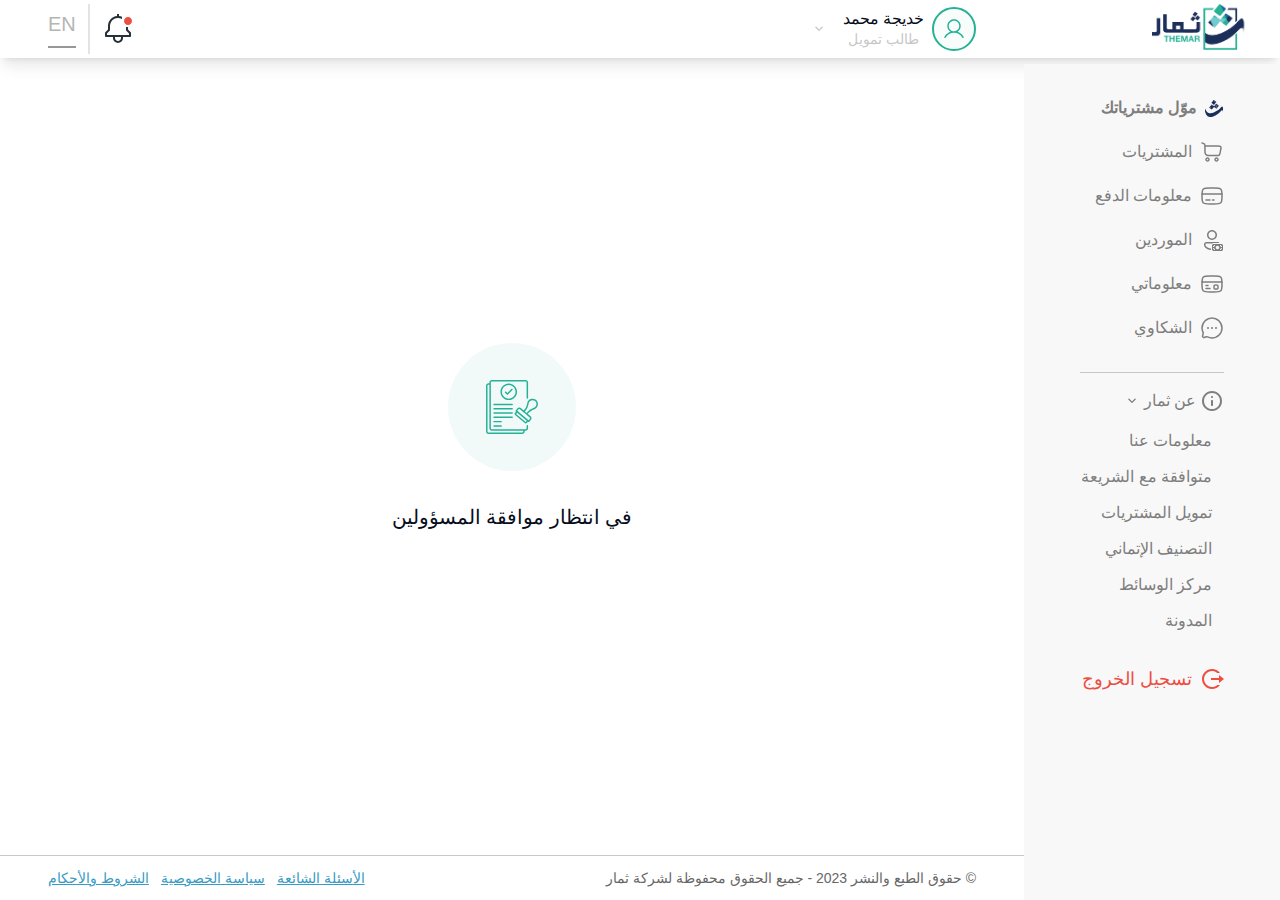
<file: html/index.html>
<html lang="ar" dir="rtl">
<head>


    <meta charset="UTF-8">
    <meta name="viewport" content="width=device-width, initial-scale=1.0">
    <title>ثمار</title>
    <link rel="stylesheet" href="../assets/css/stepper.css">
    <link rel="stylesheet" href="https://cdnjs.cloudflare.com/ajax/libs/font-awesome/6.0.0-beta3/css/all.min.css" />

    <link rel="stylesheet" href="../assets/css/style.css">
</head>
<body>
<div id="root">
    <div class="flex min-h-screen flex-col justify-between">
        <header class="shadow-lg bg-white z-20 sticky top-0  py-1 ">
            <div class="md:hidden flex justify-between items-center px-3">
                <svg id="menue" width="36px" height="36px" viewBox="0 0 24 24" fill="none"
                     xmlns="http://www.w3.org/2000/svg"
                     class="cursor-pointer md:hidden">
                    <g id="Menu / Menu_Alt_01">
                        <path id="Vector" d="M12 17H19M5 12H19M5 7H19" stroke="#000000" stroke-width="2"
                              stroke-linecap="round" stroke-linejoin="round"></path>
                    </g>
                </svg>
                <a href="/">
                    <svg xmlns="http://www.w3.org/2000/svg" width="105" height="51" viewBox="0 0 105 51" fill="none"
                         class="block ">
                        <path d="M91.223 20.3007V6.38004H82.4813L83.5789 4.49976H93.143V18.0756L91.223 20.3007Z"
                              fill="#1C2E5A"></path>
                        <mask id="mask0_307_1741" maskUnits="userSpaceOnUse" x="61" y="0" width="27" height="26"
                              style="mask-type: luminance;">
                            <path d="M68.6328 25.8906C68.4078 25.8906 67.5832 25.3538 66.1879 24.2952C64.7927 23.2366 63.4005 22.0971 62.0473 20.9065C61.7264 20.6816 61.5645 20.4852 61.5645 20.3255L61.8568 19.8899L67.8088 12.6792L68.1949 12.4378C68.4198 12.4378 70.5753 13.9889 74.7767 17.1797L80.2938 10.5012L80.6829 10.2598C80.97 10.2598 83.1847 11.823 87.2646 14.9081L87.6995 15.2942L87.8937 15.6338L87.6013 16.1653L81.7468 23.2321C81.5218 23.553 81.3449 23.715 81.2152 23.715C80.9903 23.715 80.1176 23.1534 78.5522 21.9974C77.0131 20.8578 75.6943 19.7917 74.6342 18.8283L69.1658 25.4101C68.9401 25.7279 68.7617 25.8906 68.6328 25.8906ZM74.4873 13.2115C74.2624 13.2115 73.3912 12.6417 71.897 11.5179C70.4028 10.394 69.1096 9.33394 68.0517 8.36906C67.7294 8.14414 67.5659 7.94847 67.5659 7.78878L73.5636 0.239159L73.955 0C74.2121 0 76.3451 1.51442 80.2938 4.49828L80.7316 4.88589L80.9228 5.22326L80.6342 5.75705L75.0203 12.7294C74.7954 13.0488 74.6162 13.2115 74.4873 13.2115Z"
                                  fill="white"></path>
                        </mask>
                        <g mask="url(#mask0_307_1741)">
                            <path d="M87.8925 6.2919L73.2378 -3.46862L87.8925 -11.0317V6.2919Z" fill="#EE4D42"></path>
                        </g>
                        <mask id="mask1_307_1741" maskUnits="userSpaceOnUse" x="61" y="0" width="27" height="26"
                              style="mask-type: luminance;">
                            <path d="M68.6328 25.8906C68.4078 25.8906 67.5832 25.3538 66.1879 24.2952C64.7927 23.2366 63.4005 22.0971 62.0473 20.9065C61.7264 20.6816 61.5645 20.4852 61.5645 20.3255L61.8568 19.8899L67.8088 12.6792L68.1949 12.4378C68.4198 12.4378 70.5753 13.9889 74.7767 17.1797L80.2938 10.5012L80.6829 10.2598C80.97 10.2598 83.1847 11.823 87.2646 14.9081L87.6995 15.2942L87.8937 15.6338L87.6013 16.1653L81.7468 23.2321C81.5218 23.553 81.3449 23.715 81.2152 23.715C80.9903 23.715 80.1176 23.1534 78.5522 21.9974C77.0131 20.8578 75.6943 19.7917 74.6342 18.8283L69.1658 25.4101C68.9401 25.7279 68.7617 25.8906 68.6328 25.8906ZM74.4873 13.2115C74.2624 13.2115 73.3912 12.6417 71.897 11.5179C70.4028 10.394 69.1096 9.33394 68.0517 8.36906C67.7294 8.14414 67.5659 7.94847 67.5659 7.78878L73.5636 0.239159L73.955 0C74.2121 0 76.3451 1.51442 80.2938 4.49828L80.7316 4.88589L80.9228 5.22326L80.6342 5.75705L75.0203 12.7294C74.7954 13.0488 74.6162 13.2115 74.4873 13.2115Z"
                                  fill="white"></path>
                        </mask>
                        <g mask="url(#mask1_307_1741)">
                            <path d="M73.2378 -3.46851L81.5101 16.3854L87.8917 6.29127L73.2378 -3.46851Z"
                                  fill="#1D66A6"></path>
                        </g>
                        <mask id="mask2_307_1741" maskUnits="userSpaceOnUse" x="61" y="0" width="27" height="26"
                              style="mask-type: luminance;">
                            <path d="M68.6328 25.8906C68.4078 25.8906 67.5832 25.3538 66.1879 24.2952C64.7927 23.2366 63.4005 22.0971 62.0473 20.9065C61.7264 20.6816 61.5645 20.4852 61.5645 20.3255L61.8568 19.8899L67.8088 12.6792L68.1949 12.4378C68.4198 12.4378 70.5753 13.9889 74.7767 17.1797L80.2938 10.5012L80.6829 10.2598C80.97 10.2598 83.1847 11.823 87.2646 14.9081L87.6995 15.2942L87.8937 15.6338L87.6013 16.1653L81.7468 23.2321C81.5218 23.553 81.3449 23.715 81.2152 23.715C80.9903 23.715 80.1176 23.1534 78.5522 21.9974C77.0131 20.8578 75.6943 19.7917 74.6342 18.8283L69.1658 25.4101C68.9401 25.7279 68.7617 25.8906 68.6328 25.8906ZM74.4873 13.2115C74.2624 13.2115 73.3912 12.6417 71.897 11.5179C70.4028 10.394 69.1096 9.33394 68.0517 8.36906C67.7294 8.14414 67.5659 7.94847 67.5659 7.78878L73.5636 0.239159L73.955 0C74.2121 0 76.3451 1.51442 80.2938 4.49828L80.7316 4.88589L80.9228 5.22326L80.6342 5.75705L75.0203 12.7294C74.7954 13.0488 74.6162 13.2115 74.4873 13.2115Z"
                                  fill="white"></path>
                        </mask>
                        <g mask="url(#mask2_307_1741)">
                            <path d="M87.8918 26.6672L81.5103 16.3857L87.8918 6.2915V26.6672Z" fill="#1C2E5A"></path>
                        </g>
                        <mask id="mask3_307_1741" maskUnits="userSpaceOnUse" x="61" y="0" width="27" height="26"
                              style="mask-type: luminance;">
                            <path d="M68.6328 25.8906C68.4078 25.8906 67.5832 25.3538 66.1879 24.2952C64.7927 23.2366 63.4005 22.0971 62.0473 20.9065C61.7264 20.6816 61.5645 20.4852 61.5645 20.3255L61.8568 19.8899L67.8088 12.6792L68.1949 12.4378C68.4198 12.4378 70.5753 13.9889 74.7767 17.1797L80.2938 10.5012L80.6829 10.2598C80.97 10.2598 83.1847 11.823 87.2646 14.9081L87.6995 15.2942L87.8937 15.6338L87.6013 16.1653L81.7468 23.2321C81.5218 23.553 81.3449 23.715 81.2152 23.715C80.9903 23.715 80.1176 23.1534 78.5522 21.9974C77.0131 20.8578 75.6943 19.7917 74.6342 18.8283L69.1658 25.4101C68.9401 25.7279 68.7617 25.8906 68.6328 25.8906ZM74.4873 13.2115C74.2624 13.2115 73.3912 12.6417 71.897 11.5179C70.4028 10.394 69.1096 9.33394 68.0517 8.36906C67.7294 8.14414 67.5659 7.94847 67.5659 7.78878L73.5636 0.239159L73.955 0C74.2121 0 76.3451 1.51442 80.2938 4.49828L80.7316 4.88589L80.9228 5.22326L80.6342 5.75705L75.0203 12.7294C74.7954 13.0488 74.6162 13.2115 74.4873 13.2115Z"
                                  fill="white"></path>
                        </mask>
                        <g mask="url(#mask3_307_1741)">
                            <path d="M61.4206 13.1977L59.9886 -9.96851L73.2391 -3.46924L61.4206 13.1977Z"
                                  fill="#1D66A6"></path>
                        </g>
                        <mask id="mask4_307_1741" maskUnits="userSpaceOnUse" x="61" y="0" width="27" height="26"
                              style="mask-type: luminance;">
                            <path d="M68.6328 25.8906C68.4078 25.8906 67.5832 25.3538 66.1879 24.2952C64.7927 23.2366 63.4005 22.0971 62.0473 20.9065C61.7264 20.6816 61.5645 20.4852 61.5645 20.3255L61.8568 19.8899L67.8088 12.6792L68.1949 12.4378C68.4198 12.4378 70.5753 13.9889 74.7767 17.1797L80.2938 10.5012L80.6829 10.2598C80.97 10.2598 83.1847 11.823 87.2646 14.9081L87.6995 15.2942L87.8937 15.6338L87.6013 16.1653L81.7468 23.2321C81.5218 23.553 81.3449 23.715 81.2152 23.715C80.9903 23.715 80.1176 23.1534 78.5522 21.9974C77.0131 20.8578 75.6943 19.7917 74.6342 18.8283L69.1658 25.4101C68.9401 25.7279 68.7617 25.8906 68.6328 25.8906ZM74.4873 13.2115C74.2624 13.2115 73.3912 12.6417 71.897 11.5179C70.4028 10.394 69.1096 9.33394 68.0517 8.36906C67.7294 8.14414 67.5659 7.94847 67.5659 7.78878L73.5636 0.239159L73.955 0C74.2121 0 76.3451 1.51442 80.2938 4.49828L80.7316 4.88589L80.9228 5.22326L80.6342 5.75705L75.0203 12.7294C74.7954 13.0488 74.6162 13.2115 74.4873 13.2115Z"
                                  fill="white"></path>
                        </mask>
                        <g mask="url(#mask4_307_1741)">
                            <path d="M81.513 16.3854L61.4207 13.1946L73.2384 -3.46851L81.513 16.3854Z"
                                  fill="#26B195"></path>
                        </g>
                        <mask id="mask5_307_1741" maskUnits="userSpaceOnUse" x="61" y="0" width="27" height="26"
                              style="mask-type: luminance;">
                            <path d="M68.6328 25.8906C68.4078 25.8906 67.5832 25.3538 66.1879 24.2952C64.7927 23.2366 63.4005 22.0971 62.0473 20.9065C61.7264 20.6816 61.5645 20.4852 61.5645 20.3255L61.8568 19.8899L67.8088 12.6792L68.1949 12.4378C68.4198 12.4378 70.5753 13.9889 74.7767 17.1797L80.2938 10.5012L80.6829 10.2598C80.97 10.2598 83.1847 11.823 87.2646 14.9081L87.6995 15.2942L87.8937 15.6338L87.6013 16.1653L81.7468 23.2321C81.5218 23.553 81.3449 23.715 81.2152 23.715C80.9903 23.715 80.1176 23.1534 78.5522 21.9974C77.0131 20.8578 75.6943 19.7917 74.6342 18.8283L69.1658 25.4101C68.9401 25.7279 68.7617 25.8906 68.6328 25.8906ZM74.4873 13.2115C74.2624 13.2115 73.3912 12.6417 71.897 11.5179C70.4028 10.394 69.1096 9.33394 68.0517 8.36906C67.7294 8.14414 67.5659 7.94847 67.5659 7.78878L73.5636 0.239159L73.955 0C74.2121 0 76.3451 1.51442 80.2938 4.49828L80.7316 4.88589L80.9228 5.22326L80.6342 5.75705L75.0203 12.7294C74.7954 13.0488 74.6162 13.2115 74.4873 13.2115Z"
                                  fill="white"></path>
                        </mask>
                        <g mask="url(#mask5_307_1741)">
                            <path d="M77.4336 37.1266L81.5105 16.3865L87.8921 26.6681L77.4336 37.1266Z"
                                  fill="#26B195"></path>
                        </g>
                        <mask id="mask6_307_1741" maskUnits="userSpaceOnUse" x="61" y="0" width="27" height="26"
                              style="mask-type: luminance;">
                            <path d="M68.6328 25.8906C68.4078 25.8906 67.5832 25.3538 66.1879 24.2952C64.7927 23.2366 63.4005 22.0971 62.0473 20.9065C61.7264 20.6816 61.5645 20.4852 61.5645 20.3255L61.8568 19.8899L67.8088 12.6792L68.1949 12.4378C68.4198 12.4378 70.5753 13.9889 74.7767 17.1797L80.2938 10.5012L80.6829 10.2598C80.97 10.2598 83.1847 11.823 87.2646 14.9081L87.6995 15.2942L87.8937 15.6338L87.6013 16.1653L81.7468 23.2321C81.5218 23.553 81.3449 23.715 81.2152 23.715C80.9903 23.715 80.1176 23.1534 78.5522 21.9974C77.0131 20.8578 75.6943 19.7917 74.6342 18.8283L69.1658 25.4101C68.9401 25.7279 68.7617 25.8906 68.6328 25.8906ZM74.4873 13.2115C74.2624 13.2115 73.3912 12.6417 71.897 11.5179C70.4028 10.394 69.1096 9.33394 68.0517 8.36906C67.7294 8.14414 67.5659 7.94847 67.5659 7.78878L73.5636 0.239159L73.955 0C74.2121 0 76.3451 1.51442 80.2938 4.49828L80.7316 4.88589L80.9228 5.22326L80.6342 5.75705L75.0203 12.7294C74.7954 13.0488 74.6162 13.2115 74.4873 13.2115Z"
                                  fill="white"></path>
                        </mask>
                        <g mask="url(#mask6_307_1741)">
                            <path d="M61.4207 13.1951L69.043 28.7944L81.513 16.3859L61.4207 13.1951Z"
                                  fill="#72CACD"></path>
                        </g>
                        <mask id="mask7_307_1741" maskUnits="userSpaceOnUse" x="61" y="0" width="27" height="26"
                              style="mask-type: luminance;">
                            <path d="M68.6328 25.8906C68.4078 25.8906 67.5832 25.3538 66.1879 24.2952C64.7927 23.2366 63.4005 22.0971 62.0473 20.9065C61.7264 20.6816 61.5645 20.4852 61.5645 20.3255L61.8568 19.8899L67.8088 12.6792L68.1949 12.4378C68.4198 12.4378 70.5753 13.9889 74.7767 17.1797L80.2938 10.5012L80.6829 10.2598C80.97 10.2598 83.1847 11.823 87.2646 14.9081L87.6995 15.2942L87.8937 15.6338L87.6013 16.1653L81.7468 23.2321C81.5218 23.553 81.3449 23.715 81.2152 23.715C80.9903 23.715 80.1176 23.1534 78.5522 21.9974C77.0131 20.8578 75.6943 19.7917 74.6342 18.8283L69.1658 25.4101C68.9401 25.7279 68.7617 25.8906 68.6328 25.8906ZM74.4873 13.2115C74.2624 13.2115 73.3912 12.6417 71.897 11.5179C70.4028 10.394 69.1096 9.33394 68.0517 8.36906C67.7294 8.14414 67.5659 7.94847 67.5659 7.78878L73.5636 0.239159L73.955 0C74.2121 0 76.3451 1.51442 80.2938 4.49828L80.7316 4.88589L80.9228 5.22326L80.6342 5.75705L75.0203 12.7294C74.7954 13.0488 74.6162 13.2115 74.4873 13.2115Z"
                                  fill="white"></path>
                        </mask>
                        <g mask="url(#mask7_307_1741)">
                            <path d="M77.4345 37.1266L69.0437 28.795L81.5114 16.3865L77.4345 37.1266Z"
                                  fill="#26B195"></path>
                        </g>
                        <mask id="mask8_307_1741" maskUnits="userSpaceOnUse" x="61" y="0" width="27" height="26"
                              style="mask-type: luminance;">
                            <path d="M68.6328 25.8906C68.4078 25.8906 67.5832 25.3538 66.1879 24.2952C64.7927 23.2366 63.4005 22.0971 62.0473 20.9065C61.7264 20.6816 61.5645 20.4852 61.5645 20.3255L61.8568 19.8899L67.8088 12.6792L68.1949 12.4378C68.4198 12.4378 70.5753 13.9889 74.7767 17.1797L80.2938 10.5012L80.6829 10.2598C80.97 10.2598 83.1847 11.823 87.2646 14.9081L87.6995 15.2942L87.8937 15.6338L87.6013 16.1653L81.7468 23.2321C81.5218 23.553 81.3449 23.715 81.2152 23.715C80.9903 23.715 80.1176 23.1534 78.5522 21.9974C77.0131 20.8578 75.6943 19.7917 74.6342 18.8283L69.1658 25.4101C68.9401 25.7279 68.7617 25.8906 68.6328 25.8906ZM74.4873 13.2115C74.2624 13.2115 73.3912 12.6417 71.897 11.5179C70.4028 10.394 69.1096 9.33394 68.0517 8.36906C67.7294 8.14414 67.5659 7.94847 67.5659 7.78878L73.5636 0.239159L73.955 0C74.2121 0 76.3451 1.51442 80.2938 4.49828L80.7316 4.88589L80.9228 5.22326L80.6342 5.75705L75.0203 12.7294C74.7954 13.0488 74.6162 13.2115 74.4873 13.2115Z"
                                  fill="white"></path>
                        </mask>
                        <g mask="url(#mask8_307_1741)">
                            <path d="M51.6522 25.3674L61.4202 13.1951L69.0456 28.7944L51.6522 25.3674Z"
                                  fill="#1C2E5A"></path>
                        </g>
                        <mask id="mask9_307_1741" maskUnits="userSpaceOnUse" x="61" y="0" width="27" height="26"
                              style="mask-type: luminance;">
                            <path d="M68.6328 25.8906C68.4078 25.8906 67.5832 25.3538 66.1879 24.2952C64.7927 23.2366 63.4005 22.0971 62.0473 20.9065C61.7264 20.6816 61.5645 20.4852 61.5645 20.3255L61.8568 19.8899L67.8088 12.6792L68.1949 12.4378C68.4198 12.4378 70.5753 13.9889 74.7767 17.1797L80.2938 10.5012L80.6829 10.2598C80.97 10.2598 83.1847 11.823 87.2646 14.9081L87.6995 15.2942L87.8937 15.6338L87.6013 16.1653L81.7468 23.2321C81.5218 23.553 81.3449 23.715 81.2152 23.715C80.9903 23.715 80.1176 23.1534 78.5522 21.9974C77.0131 20.8578 75.6943 19.7917 74.6342 18.8283L69.1658 25.4101C68.9401 25.7279 68.7617 25.8906 68.6328 25.8906ZM74.4873 13.2115C74.2624 13.2115 73.3912 12.6417 71.897 11.5179C70.4028 10.394 69.1096 9.33394 68.0517 8.36906C67.7294 8.14414 67.5659 7.94847 67.5659 7.78878L73.5636 0.239159L73.955 0C74.2121 0 76.3451 1.51442 80.2938 4.49828L80.7316 4.88589L80.9228 5.22326L80.6342 5.75705L75.0203 12.7294C74.7954 13.0488 74.6162 13.2115 74.4873 13.2115Z"
                                  fill="white"></path>
                        </mask>
                        <g mask="url(#mask9_307_1741)">
                            <path d="M57.7894 47.0532L51.6522 25.3669L69.0456 28.7946L57.7894 47.0532Z"
                                  fill="#FFD300"></path>
                        </g>
                        <mask id="mask10_307_1741" maskUnits="userSpaceOnUse" x="58" y="6" width="47" height="43"
                              style="mask-type: luminance;">
                            <path d="M58.2341 6.38013V48.3746L104.841 47.7448V6.38013" fill="white"></path>
                        </mask>
                        <g mask="url(#mask10_307_1741)">
                            <path d="M99.9976 17.7907C99.5177 16.4398 98.8565 15.9292 98.118 15.9292C96.2677 15.9292 93.9346 19.1425 92.7636 20.3683C90.1513 23.0968 87.2187 25.4993 84.0294 27.5235C79.1323 30.6363 72.1007 34.2012 65.8174 34.2012C64.8716 34.2052 63.9277 34.1169 62.9992 33.9373C56.2435 32.6013 53.4921 25.6252 51.6897 19.7685C52.6381 22.8528 50.7279 26.8443 51.6897 29.9713C53.0482 34.3887 54.7636 39.321 58.6216 42.1917C60.5873 43.6183 62.9689 44.3562 65.3968 44.2909C68.2843 44.1758 71.1354 43.6036 73.8438 42.5958C78.9659 40.8739 83.7505 38.2766 87.9849 34.9195C90.283 33.0481 92.4243 30.992 94.3875 28.7718C95.4626 27.5902 97.0864 26.2123 98.3227 26.2123C98.5453 26.2118 98.7648 26.2653 98.9622 26.3682C99.1596 26.4711 99.3291 26.6203 99.4563 26.8031C99.7092 27.1926 99.8373 27.65 99.8236 28.1143C99.8424 28.6518 99.8596 29.1894 99.8866 29.7262C99.9233 30.4497 99.9496 31.1791 100.019 31.9004C100.049 30.0822 100.174 28.2669 100.394 26.4619C100.597 24.6624 100.66 22.85 100.583 21.0407C100.541 19.9356 100.345 18.8418 99.9983 17.7915"
                                  fill="#1C2E5A"></path>
                        </g>
                        <path d="M56.2344 4.49976V50.254H93.142V31.8111L91.2228 33.5962V48.3745H58.2354V6.38004H66.3323L67.8212 4.49976H56.2344Z"
                              fill="#26B195"></path>
                        <path d="M5.10405 28.7332C5.15307 29.2752 5.03564 29.8192 4.76743 30.2926C4.59183 30.4837 4.37313 30.6301 4.12953 30.7195C3.88593 30.809 3.62449 30.839 3.36697 30.8069L0 30.8242V34.8292H5.44067C5.91644 34.8472 6.39087 34.7677 6.83477 34.5956C7.27868 34.4235 7.68268 34.1623 8.02194 33.8283C8.36936 33.4515 8.63694 33.0084 8.80856 32.5254C8.98019 32.0425 9.0523 31.5299 9.02056 31.0184V15.4243H5.10405V28.7332Z"
                              fill="#1C2E5A"></path>
                        <path d="M18.4086 34.8643V36.072H16.4279V41.3868H15.0071V36.072H13.0354V34.8643H18.4086Z"
                              fill="#26B195"></path>
                        <path d="M24.7068 34.8643V41.3868H23.2824V38.5484H20.6194V41.3868H19.1949V34.8643H20.6194V37.3383H23.2861V34.8643H24.7068Z"
                              fill="#26B195"></path>
                        <path d="M30.8621 34.8643V36.072H27.3947V37.4605H30.575V38.5806H27.3947V40.1775H30.9273V41.3868H25.9702V34.8643H30.8621Z"
                              fill="#26B195"></path>
                        <path d="M38.9881 34.8643V41.3868H37.6386V39.4323C37.6386 38.3827 37.6679 37.2811 37.7263 36.1275C37.5129 36.9697 37.289 37.7302 37.0546 38.4089L36.0365 41.3868H34.9164L33.8706 38.4696C33.6054 37.7119 33.3844 36.9394 33.2086 36.156C33.263 37.433 33.2903 38.4741 33.2903 39.2793V41.3868H31.9408V34.8643H33.965L34.9397 37.6967C35.1649 38.3721 35.3457 39.0616 35.4809 39.7606C35.6252 39.0572 35.8123 38.3631 36.041 37.6824L36.9759 34.8643H38.9881Z"
                              fill="#26B195"></path>
                        <path d="M41.0896 41.3863H39.6232L42.1085 34.8511H43.5809L46.055 41.3848H44.5608L44.0465 39.9236H41.6174L41.0926 41.3856L41.0896 41.3863ZM42.8394 36.2905C42.733 36.6706 42.583 37.134 42.3814 37.7075L41.9608 38.8823H43.6956L43.275 37.7075C43.1048 37.2432 42.9593 36.7703 42.8394 36.2905Z"
                              fill="#26B195"></path>
                        <path d="M48.1007 41.3865H46.6763V34.864H49.8326C50.3288 34.8373 50.8235 34.9407 51.2675 35.1639C51.5389 35.3171 51.7622 35.5429 51.9125 35.816C52.0628 36.089 52.1341 36.3985 52.1184 36.7098C52.1353 37.1594 51.9736 37.5973 51.6686 37.9281C51.5066 38.0985 51.3068 38.2284 51.0853 38.3074C51.3644 38.3738 51.6065 38.5465 51.7601 38.7887C51.8989 39.0221 51.9856 39.2827 52.0142 39.5527C52.0292 39.6442 52.0607 39.9508 52.1072 40.4643C52.1044 40.7578 52.1702 41.0479 52.2991 41.3115L52.3584 41.3865H50.8747C50.83 41.2938 50.7973 41.1958 50.7772 41.0949C50.7555 40.9966 50.7232 40.645 50.6797 40.0453C50.6894 39.8456 50.6531 39.6465 50.5737 39.4631C50.4942 39.2797 50.3738 39.117 50.2217 38.9874C49.9608 38.8582 49.6702 38.8007 49.3797 38.821H48.1007V41.3865ZM48.1007 35.9885V37.7796H49.4502C49.7701 37.8058 50.0909 37.7417 50.3761 37.5944C50.4886 37.5133 50.5787 37.4049 50.6379 37.2794C50.697 37.1539 50.7233 37.0154 50.7142 36.877C50.7285 36.7151 50.692 36.5528 50.61 36.4126C50.5279 36.2724 50.4042 36.1611 50.2562 36.0943C50.019 36.0088 49.7672 35.9711 49.5154 35.9833L48.1007 35.9885Z"
                              fill="#26B195"></path>
                        <path d="M44.8907 18.8534C44.5355 18.6914 44.2069 18.4765 43.9161 18.2161C43.3553 17.7903 42.7997 17.336 42.2667 16.8667C42.1377 16.7744 42.0725 16.6995 42.0725 16.6342L42.1887 16.4603L44.5631 13.5844L44.7168 13.4877C45.6302 14.0626 46.5066 14.6944 47.3407 15.3792L49.5419 12.7155L49.6971 12.6188C50.6188 13.1668 51.4962 13.7862 52.3211 14.4713L52.4943 14.625L52.5693 14.7607L52.456 14.9751L50.1214 17.7926C50.0337 17.9185 49.9603 17.9852 49.9093 17.9852C49.5249 17.8073 49.1673 17.5764 48.8469 17.2992C48.2389 16.8494 47.7134 16.4251 47.2845 16.0352L45.1036 18.6592C45.0136 18.7882 44.9424 18.8534 44.8907 18.8534ZM47.226 13.7958C46.8511 13.6216 46.5032 13.3943 46.1929 13.1211C45.5977 12.6713 45.0819 12.2514 44.659 11.8668C44.5308 11.7768 44.4656 11.6989 44.4656 11.6352L46.8594 8.6243L47.0139 8.52759C47.8989 9.06391 48.7438 9.66375 49.5419 10.3224L49.7196 10.4768L49.7946 10.6118L49.6799 10.8247L47.4382 13.6039C47.349 13.7314 47.2778 13.7958 47.226 13.7958Z"
                              fill="#1C2E5A"></path>
                        <path d="M45.4381 31.3529H35.7795V31.3357H16.0733C15.0086 31.4155 13.9548 31.0769 13.1359 30.3918C12.7883 30.0116 12.5221 29.5644 12.3537 29.0775C12.1853 28.5907 12.1183 28.0746 12.1568 27.5609V11.2036H16.0553V25.8065C16.0251 26.0681 16.0575 26.333 16.1499 26.5796C16.2424 26.8261 16.3921 27.0471 16.5868 27.2242C17.0261 27.4609 17.5245 27.5651 18.0218 27.5241H22.3402V19.8823H34.5882V27.5084L36.8254 27.5249H44.1973V27.5069L46.1826 27.5249H46.4547C46.9476 27.5572 47.4424 27.5089 47.9196 27.3817C48.3897 27.1703 48.6281 26.632 48.6281 25.7863V19.958H52.5094V27.4896C52.548 28.0126 52.4799 28.5379 52.3093 29.0337C52.1386 29.5295 51.869 29.9854 51.5168 30.3738C50.693 31.0706 49.6283 31.4158 48.5524 31.3349H45.4336V31.3514L45.4381 31.3529ZM26.3106 23.7493V27.4911H26.546V27.5069H29.4879C29.5697 27.507 29.6513 27.5017 29.7323 27.4911H30.7339V23.7493H29.7338C29.6523 23.7381 29.5702 23.7326 29.4879 23.7328H26.546V23.7493H26.3106Z"
                              fill="#1C2E5A"></path>
                    </svg>
                </a></div>
            <div class="hidden md:flex">
                <div class="basis-64 "><a class="w-max inline-block pr-8" href="/"><img
                        src="../assets/images/home/logo.png" alt="logo"
                        class="w-24"></a></div>
                <div class="flex max-w-5xl flex-1 mx-auto md:px-3 lg:px-6 xl:px-12">
                    <div class="hidden md:flex flex-1  flex items-center gap-2 ">
                        <div class="rounded-full border-2 p-2 border-primary-main bg-primary-light">
                            <svg xmlns="http://www.w3.org/2000/svg" width="24" height="24" viewBox="0 0 24 24"
                                 fill="none">
                                <path d="M21.6486 19.8751C20.2208 17.4067 18.0205 15.6367 15.4527 14.7976C16.7229 14.0415 17.7097 12.8893 18.2617 11.518C18.8136 10.1468 18.9002 8.63224 18.5081 7.20701C18.116 5.78178 17.2668 4.52467 16.0911 3.62873C14.9154 2.73279 13.4781 2.24756 11.9999 2.24756C10.5217 2.24756 9.08438 2.73279 7.90866 3.62873C6.73294 4.52467 5.88382 5.78178 5.49171 7.20701C5.09959 8.63224 5.18616 10.1468 5.73813 11.518C6.29009 12.8893 7.27692 14.0415 8.54708 14.7976C5.97926 15.6357 3.77895 17.4057 2.35114 19.8751C2.29878 19.9605 2.26405 20.0555 2.249 20.1545C2.23394 20.2535 2.23888 20.3545 2.2635 20.4516C2.28813 20.5487 2.33195 20.6399 2.39238 20.7197C2.45281 20.7996 2.52862 20.8666 2.61535 20.9167C2.70207 20.9667 2.79795 20.999 2.89733 21.0114C2.99671 21.0238 3.09757 21.0163 3.19397 20.9891C3.29037 20.9619 3.38034 20.9157 3.45859 20.8532C3.53684 20.7907 3.60178 20.7131 3.64958 20.6251C5.41583 17.5726 8.5377 15.7501 11.9999 15.7501C15.4621 15.7501 18.584 17.5726 20.3502 20.6251C20.398 20.7131 20.4629 20.7907 20.5412 20.8532C20.6194 20.9157 20.7094 20.9619 20.8058 20.9891C20.9022 21.0163 21.0031 21.0238 21.1024 21.0114C21.2018 20.999 21.2977 20.9667 21.3844 20.9167C21.4712 20.8666 21.547 20.7996 21.6074 20.7197C21.6678 20.6399 21.7116 20.5487 21.7363 20.4516C21.7609 20.3545 21.7658 20.2535 21.7508 20.1545C21.7357 20.0555 21.701 19.9605 21.6486 19.8751ZM6.74989 9.00011C6.74989 7.96176 7.0578 6.94672 7.63467 6.08337C8.21155 5.22001 9.03149 4.5471 9.9908 4.14974C10.9501 3.75238 12.0057 3.64841 13.0241 3.85099C14.0425 4.05356 14.978 4.55357 15.7122 5.2878C16.4464 6.02202 16.9464 6.95748 17.149 7.97589C17.3516 8.99429 17.2476 10.0499 16.8503 11.0092C16.4529 11.9685 15.78 12.7884 14.9166 13.3653C14.0533 13.9422 13.0382 14.2501 11.9999 14.2501C10.608 14.2486 9.27347 13.695 8.28922 12.7108C7.30498 11.7265 6.75138 10.392 6.74989 9.00011Z"
                                      fill="#26B195"></path>
                            </svg>
                        </div>
                        <div class="leading-5"><h6>خديجة محمد</h6>
                            <p class="text-text-300 text-sm text-center">طالب تمويل</p></div>
                        <svg width="16px" xmlns="http://www.w3.org/2000/svg" viewBox="0 0 24 24" fill="none"
                             class="text-text-300 mr-2">
                            <path d="M12 14.975C11.8667 14.975 11.7377 14.95 11.613 14.9C11.4877 14.85 11.3833 14.7834 11.3 14.7L6.69999 10.1C6.51665 9.91672 6.42499 9.68338 6.42499 9.40005C6.42499 9.11671 6.51665 8.88338 6.69999 8.70005C6.88332 8.51672 7.11665 8.42505 7.39999 8.42505C7.68332 8.42505 7.91665 8.51672 8.09999 8.70005L12 12.6L15.9 8.70005C16.0833 8.51672 16.3167 8.42505 16.6 8.42505C16.8833 8.42505 17.1167 8.51672 17.3 8.70005C17.4833 8.88338 17.575 9.11671 17.575 9.40005C17.575 9.68338 17.4833 9.91672 17.3 10.1L12.7 14.7C12.6 14.8 12.4917 14.8707 12.375 14.912C12.2583 14.954 12.1333 14.975 12 14.975Z"
                                  fill="currentColor"></path>
                        </svg>
                    </div>
                    <div class="hidden md:flex  flex gap-3 items-center">
                        <svg xmlns="http://www.w3.org/2000/svg" width="32" height="32" viewBox="0 0 32 32" fill="none">
                            <path d="M26 16.586V14H24V17C24.0001 17.2652 24.1054 17.5195 24.293 17.707L27 20.414V22H5V20.414L7.707 17.707C7.89455 17.5195 7.99994 17.2652 8 17V13C7.99721 11.5948 8.3653 10.2137 9.06709 8.99632C9.76887 7.7789 10.7795 6.76823 11.9969 6.06641C13.2143 5.36458 14.5953 4.99644 16.0005 4.99918C17.4058 5.00192 18.7853 5.37543 20 6.082V3.847C19.0481 3.42552 18.0356 3.15688 17 3.051V1H15V3.05C12.5346 3.30093 10.2498 4.45712 8.58737 6.29498C6.92498 8.13285 6.0031 10.5218 6 13V16.586L3.293 19.293C3.10545 19.4805 3.00006 19.7348 3 20V23C3 23.2652 3.10536 23.5196 3.29289 23.7071C3.48043 23.8946 3.73478 24 4 24H11V25C11 26.3261 11.5268 27.5979 12.4645 28.5355C13.4021 29.4732 14.6739 30 16 30C17.3261 30 18.5979 29.4732 19.5355 28.5355C20.4732 27.5979 21 26.3261 21 25V24H28C28.2652 24 28.5196 23.8946 28.7071 23.7071C28.8946 23.5196 29 23.2652 29 23V20C28.9999 19.7348 28.8946 19.4805 28.707 19.293L26 16.586ZM19 25C19 25.7956 18.6839 26.5587 18.1213 27.1213C17.5587 27.6839 16.7956 28 16 28C15.2044 28 14.4413 27.6839 13.8787 27.1213C13.3161 26.5587 13 25.7956 13 25V24H19V25Z"
                                  fill="#263238"></path>
                            <path d="M26 12C28.2091 12 30 10.2091 30 8C30 5.79086 28.2091 4 26 4C23.7909 4 22 5.79086 22 8C22 10.2091 23.7909 12 26 12Z"
                                  fill="#EE4D42"></path>
                        </svg>
                        <svg xmlns="http://www.w3.org/2000/svg" width="2" height="50" viewBox="0 0 2 50" fill="none">
                            <path d="M1 0V50" stroke="#C7C7C7"></path>
                        </svg>
                        <p class="border-b-2 pb-2 text-text-200 border-gray-700 text-xl">EN</p></div>
                </div>
            </div>
        </header>
        <aside id="sidebar-mobile"
               class="fixed z-20 bg-gray-300 top-0 bottom-0 shadow-xl  min-w-[300px] -right-full  md:hidden overflow-auto">
            <div class="px-2">
                <div class="px-2 h-16 flex items-center justify-between mb-4">
                    <svg id="cancel" width="36px" height="36px" viewBox="0 0 24 24" fill="none"
                         xmlns="http://www.w3.org/2000/svg"
                         class="cursor-pointer">
                        <path d="M18 18l-6-6m0 0L6 6m6 6l6-6m-6 6l-6 6" stroke="#000" stroke-width="2"
                              stroke-linecap="round" stroke-linejoin="round"></path>
                    </svg>
                    <div class="undefined flex gap-3 items-center">
                        <svg xmlns="http://www.w3.org/2000/svg" width="32" height="32" viewBox="0 0 32 32" fill="none">
                            <path d="M26 16.586V14H24V17C24.0001 17.2652 24.1054 17.5195 24.293 17.707L27 20.414V22H5V20.414L7.707 17.707C7.89455 17.5195 7.99994 17.2652 8 17V13C7.99721 11.5948 8.3653 10.2137 9.06709 8.99632C9.76887 7.7789 10.7795 6.76823 11.9969 6.06641C13.2143 5.36458 14.5953 4.99644 16.0005 4.99918C17.4058 5.00192 18.7853 5.37543 20 6.082V3.847C19.0481 3.42552 18.0356 3.15688 17 3.051V1H15V3.05C12.5346 3.30093 10.2498 4.45712 8.58737 6.29498C6.92498 8.13285 6.0031 10.5218 6 13V16.586L3.293 19.293C3.10545 19.4805 3.00006 19.7348 3 20V23C3 23.2652 3.10536 23.5196 3.29289 23.7071C3.48043 23.8946 3.73478 24 4 24H11V25C11 26.3261 11.5268 27.5979 12.4645 28.5355C13.4021 29.4732 14.6739 30 16 30C17.3261 30 18.5979 29.4732 19.5355 28.5355C20.4732 27.5979 21 26.3261 21 25V24H28C28.2652 24 28.5196 23.8946 28.7071 23.7071C28.8946 23.5196 29 23.2652 29 23V20C28.9999 19.7348 28.8946 19.4805 28.707 19.293L26 16.586ZM19 25C19 25.7956 18.6839 26.5587 18.1213 27.1213C17.5587 27.6839 16.7956 28 16 28C15.2044 28 14.4413 27.6839 13.8787 27.1213C13.3161 26.5587 13 25.7956 13 25V24H19V25Z"
                                  fill="#263238"></path>
                            <path d="M26 12C28.2091 12 30 10.2091 30 8C30 5.79086 28.2091 4 26 4C23.7909 4 22 5.79086 22 8C22 10.2091 23.7909 12 26 12Z"
                                  fill="#EE4D42"></path>
                        </svg>
                        <svg xmlns="http://www.w3.org/2000/svg" width="2" height="50" viewBox="0 0 2 50" fill="none">
                            <path d="M1 0V50" stroke="#C7C7C7"></path>
                        </svg>
                        <p class="border-b-2 pb-2 text-text-200 border-gray-700 text-xl">EN</p></div>
                </div>
            </div>
            <div class="px-8">
                <div class="undefined flex items-center gap-2">
                    <div class="rounded-full border-2 p-2 border-primary-main bg-primary-light">
                        <svg xmlns="http://www.w3.org/2000/svg" width="24" height="24" viewBox="0 0 24 24" fill="none">
                            <path d="M21.6486 19.8751C20.2208 17.4067 18.0205 15.6367 15.4527 14.7976C16.7229 14.0415 17.7097 12.8893 18.2617 11.518C18.8136 10.1468 18.9002 8.63224 18.5081 7.20701C18.116 5.78178 17.2668 4.52467 16.0911 3.62873C14.9154 2.73279 13.4781 2.24756 11.9999 2.24756C10.5217 2.24756 9.08438 2.73279 7.90866 3.62873C6.73294 4.52467 5.88382 5.78178 5.49171 7.20701C5.09959 8.63224 5.18616 10.1468 5.73813 11.518C6.29009 12.8893 7.27692 14.0415 8.54708 14.7976C5.97926 15.6357 3.77895 17.4057 2.35114 19.8751C2.29878 19.9605 2.26405 20.0555 2.249 20.1545C2.23394 20.2535 2.23888 20.3545 2.2635 20.4516C2.28813 20.5487 2.33195 20.6399 2.39238 20.7197C2.45281 20.7996 2.52862 20.8666 2.61535 20.9167C2.70207 20.9667 2.79795 20.999 2.89733 21.0114C2.99671 21.0238 3.09757 21.0163 3.19397 20.9891C3.29037 20.9619 3.38034 20.9157 3.45859 20.8532C3.53684 20.7907 3.60178 20.7131 3.64958 20.6251C5.41583 17.5726 8.5377 15.7501 11.9999 15.7501C15.4621 15.7501 18.584 17.5726 20.3502 20.6251C20.398 20.7131 20.4629 20.7907 20.5412 20.8532C20.6194 20.9157 20.7094 20.9619 20.8058 20.9891C20.9022 21.0163 21.0031 21.0238 21.1024 21.0114C21.2018 20.999 21.2977 20.9667 21.3844 20.9167C21.4712 20.8666 21.547 20.7996 21.6074 20.7197C21.6678 20.6399 21.7116 20.5487 21.7363 20.4516C21.7609 20.3545 21.7658 20.2535 21.7508 20.1545C21.7357 20.0555 21.701 19.9605 21.6486 19.8751ZM6.74989 9.00011C6.74989 7.96176 7.0578 6.94672 7.63467 6.08337C8.21155 5.22001 9.03149 4.5471 9.9908 4.14974C10.9501 3.75238 12.0057 3.64841 13.0241 3.85099C14.0425 4.05356 14.978 4.55357 15.7122 5.2878C16.4464 6.02202 16.9464 6.95748 17.149 7.97589C17.3516 8.99429 17.2476 10.0499 16.8503 11.0092C16.4529 11.9685 15.78 12.7884 14.9166 13.3653C14.0533 13.9422 13.0382 14.2501 11.9999 14.2501C10.608 14.2486 9.27347 13.695 8.28922 12.7108C7.30498 11.7265 6.75138 10.392 6.74989 9.00011Z"
                                  fill="#26B195"></path>
                        </svg>
                    </div>
                    <div class="leading-5"><h6>خديجة محمد</h6>
                        <p class="text-text-300 text-sm text-center">طالب تمويل</p></div>
                    <svg width="16px" xmlns="http://www.w3.org/2000/svg" viewBox="0 0 24 24" fill="none"
                         class="text-text-300 mr-2">
                        <path d="M12 14.975C11.8667 14.975 11.7377 14.95 11.613 14.9C11.4877 14.85 11.3833 14.7834 11.3 14.7L6.69999 10.1C6.51665 9.91672 6.42499 9.68338 6.42499 9.40005C6.42499 9.11671 6.51665 8.88338 6.69999 8.70005C6.88332 8.51672 7.11665 8.42505 7.39999 8.42505C7.68332 8.42505 7.91665 8.51672 8.09999 8.70005L12 12.6L15.9 8.70005C16.0833 8.51672 16.3167 8.42505 16.6 8.42505C16.8833 8.42505 17.1167 8.51672 17.3 8.70005C17.4833 8.88338 17.575 9.11671 17.575 9.40005C17.575 9.68338 17.4833 9.91672 17.3 10.1L12.7 14.7C12.6 14.8 12.4917 14.8707 12.375 14.912C12.2583 14.954 12.1333 14.975 12 14.975Z"
                              fill="currentColor"></path>
                    </svg>
                </div>
            </div>
            <section class=" h-full undefined">
                <div class=" px-8 pt-8 text-text-400 pb-4">
                    <nav class="space-y-5 border-b border-text-300 pb-8"><a
                            class="font-bold flex gap-2 items-center text-black cursor-pointer " href="/paay"><img
                            src="../assets/images/icons/sells.svg" alt="ث"><span
                            class="text-text-400">موّل مشترياتك</span></a><a
                            class="undefined flex gap-2 items-center hover:text-primary-main cursor-pointer"
                            href="product.html">
                        <svg xmlns="http://www.w3.org/2000/svg" width="24" height="24" viewBox="0 0 24 24" fill="none">
                            <path d="M7.5 18C7.89782 18 8.27936 18.158 8.56066 18.4393C8.84196 18.7206 9 19.1022 9 19.5C9 19.8978 8.84196 20.2794 8.56066 20.5607C8.27936 20.842 7.89782 21 7.5 21C7.10218 21 6.72064 20.842 6.43934 20.5607C6.15804 20.2794 6 19.8978 6 19.5C6 19.1022 6.15804 18.7206 6.43934 18.4393C6.72064 18.158 7.10218 18 7.5 18ZM16.5 18C16.8978 18 17.2794 18.158 17.5607 18.4393C17.842 18.7206 18 19.1022 18 19.5C18 19.8978 17.842 20.2794 17.5607 20.5607C17.2794 20.842 16.8978 21 16.5 21C16.1022 21 15.7206 20.842 15.4393 20.5607C15.158 20.2794 15 19.8978 15 19.5C15 19.1022 15.158 18.7206 15.4393 18.4393C15.7206 18.158 16.1022 18 16.5 18Z"
                                  stroke="currentColor" stroke-width="1.5"></path>
                            <path d="M2.24902 2.29202C2.06125 2.22598 1.85493 2.23724 1.67546 2.32332C1.49599 2.4094 1.35806 2.56325 1.29202 2.75102C1.22598 2.9388 1.23724 3.14511 1.32332 3.32458C1.4094 3.50406 1.56325 3.64198 1.75102 3.70802L2.24902 2.29202ZM20.658 9.88302L21.392 10.034L21.393 10.03L20.658 9.88302ZM20.734 6.69802L20.14 7.15402L20.735 6.69702L20.734 6.69802ZM5.70802 9.76002V7.03802H4.20802V9.76002H5.70802ZM2.51002 2.38402L2.24902 2.29202L1.75102 3.70802L2.01202 3.79902L2.51002 2.38402ZM10.938 16.25H16.24V14.75H10.938V16.25ZM5.70802 7.03802C5.70802 6.33102 5.70902 5.74102 5.65802 5.26202C5.60302 4.76502 5.48802 4.31202 5.20602 3.90002L3.96702 4.74602C4.05702 4.87802 4.12702 5.06002 4.16602 5.42302C4.20702 5.80302 4.20802 6.29802 4.20802 7.03802H5.70802ZM2.01202 3.79902C2.68002 4.03402 3.11902 4.19002 3.44202 4.35002C3.74502 4.49802 3.87902 4.61802 3.96702 4.74702L5.20602 3.90002C4.92202 3.48402 4.54302 3.21802 4.10202 3.00102C3.68202 2.79502 3.14402 2.60702 2.51002 2.38402L2.01202 3.79902ZM4.20802 9.76002C4.20802 11.213 4.22202 12.26 4.35802 13.06C4.50502 13.914 4.79802 14.526 5.34302 15.102L6.43202 14.07C6.11202 13.732 5.93902 13.402 5.83702 12.807C5.72702 12.157 5.70802 11.249 5.70802 9.76002H4.20802ZM10.938 14.75C9.52102 14.75 8.53802 14.748 7.79702 14.643C7.08202 14.542 6.70502 14.358 6.43202 14.07L5.34302 15.102C5.93702 15.729 6.69002 16.002 7.58602 16.128C8.45602 16.252 9.56702 16.25 10.938 16.25V14.75ZM4.95802 6.87002H17.088V5.37002H4.95902L4.95802 6.87002ZM19.923 9.73102L19.423 12.156L20.893 12.458L21.392 10.034L19.923 9.73102ZM17.09 6.87002C17.946 6.87002 18.7 6.87102 19.295 6.93702C19.59 6.97102 19.812 7.01702 19.967 7.07102C20.128 7.12802 20.154 7.17102 20.141 7.15402L21.33 6.24002C21.095 5.93402 20.765 5.76102 20.464 5.65602C20.1385 5.54901 19.8021 5.47858 19.461 5.44602C18.766 5.36902 17.918 5.37002 17.09 5.37002V6.87002ZM21.393 10.03C21.563 9.18202 21.707 8.47002 21.742 7.90002C21.779 7.31402 21.712 6.73602 21.33 6.24002L20.141 7.15402C20.203 7.23502 20.271 7.38002 20.245 7.80802C20.218 8.25202 20.101 8.84502 19.923 9.73602L21.393 10.03ZM16.24 16.25C17.002 16.25 17.642 16.251 18.158 16.188C18.693 16.123 19.182 15.979 19.608 15.632L18.66 14.469C18.535 14.571 18.358 14.653 17.975 14.699C17.572 14.749 17.04 14.75 16.24 14.75V16.25ZM19.425 12.156C19.263 12.939 19.155 13.459 19.025 13.844C18.902 14.21 18.785 14.367 18.66 14.469L19.608 15.632C20.035 15.284 20.274 14.835 20.446 14.323C20.612 13.831 20.74 13.205 20.894 12.459L19.425 12.156Z"
                                  fill="currentColor"></path>
                        </svg>
                        <span>المشتريات</span></a><a
                            class="undefined flex gap-2 items-center hover:text-primary-main cursor-pointer"
                            href="/payment">
                        <svg xmlns="http://www.w3.org/2000/svg" width="24" height="24" viewBox="0 0 24 24" fill="none">
                            <path d="M2 12C2 8.229 2 6.343 3.172 5.172C4.343 4 6.229 4 10 4H14C17.771 4 19.657 4 20.828 5.172C22 6.343 22 8.229 22 12C22 15.771 22 17.657 20.828 18.828C19.657 20 17.771 20 14 20H10C6.229 20 4.343 20 3.172 18.828C2 17.657 2 15.771 2 12Z"
                                  stroke="currentColor" stroke-width="1.5"></path>
                            <path d="M10 16H6M14 16H12.5M2 10H22" stroke="currentColor" stroke-width="1.5"
                                  stroke-linecap="round"></path>
                        </svg>
                        <span>معلومات الدفع</span></a><a
                            class="undefined flex gap-2 items-center hover:text-primary-main cursor-pointer"
                            href="/import">
                        <svg xmlns="http://www.w3.org/2000/svg" width="24" height="24" viewBox="0 0 24 24" fill="none">
                            <path d="M17.755 13.9999C18.535 13.9999 19.221 14.3969 19.625 14.9999H13.5C12.937 14.9999 12.418 15.1859 12 15.4999H6.25303C6.1545 15.4998 6.05691 15.5191 5.96586 15.5567C5.87481 15.5943 5.79207 15.6496 5.7224 15.7193C5.65273 15.7889 5.59749 15.8717 5.55985 15.9627C5.52221 16.0538 5.5029 16.1514 5.50303 16.2499V16.8269C5.50303 17.3619 5.69503 17.8799 6.04303 18.2869C7.13803 19.5699 8.77703 20.3029 11 20.4669V21.4999C11 21.6609 11.015 21.8199 11.045 21.9719C8.36803 21.8029 6.30503 20.9059 4.90203 19.2619C4.32241 18.583 4.004 17.7196 4.00403 16.8269V16.2489C4.00403 15.6524 4.24098 15.0804 4.66274 14.6586C5.08451 14.2368 5.65656 13.9999 6.25303 13.9999H17.755ZM12 2.00488C12.6566 2.00488 13.3068 2.13421 13.9134 2.38548C14.5201 2.63676 15.0713 3.00506 15.5356 3.46935C15.9999 3.93364 16.3682 4.48484 16.6194 5.09147C16.8707 5.69809 17 6.34827 17 7.00488C17 7.66149 16.8707 8.31167 16.6194 8.9183C16.3682 9.52493 15.9999 10.0761 15.5356 10.5404C15.0713 11.0047 14.5201 11.373 13.9134 11.6243C13.3068 11.8756 12.6566 12.0049 12 12.0049C10.6739 12.0049 9.40218 11.4781 8.46449 10.5404C7.52681 9.60273 7.00003 8.33097 7.00003 7.00488C7.00003 5.6788 7.52681 4.40703 8.46449 3.46935C9.40218 2.53167 10.6739 2.00488 12 2.00488ZM12 3.50488C11.5404 3.50488 11.0853 3.59541 10.6606 3.7713C10.236 3.9472 9.85016 4.205 9.52515 4.53001C9.20015 4.85501 8.94234 5.24085 8.76645 5.66549C8.59056 6.09013 8.50003 6.54526 8.50003 7.00488C8.50003 7.46451 8.59056 7.91963 8.76645 8.34427C8.94234 8.76891 9.20015 9.15475 9.52515 9.47976C9.85016 9.80476 10.236 10.0626 10.6606 10.2385C11.0853 10.4144 11.5404 10.5049 12 10.5049C12.9283 10.5049 13.8185 10.1361 14.4749 9.47976C15.1313 8.82338 15.5 7.93314 15.5 7.00488C15.5 6.07662 15.1313 5.18639 14.4749 4.53001C13.8185 3.87363 12.9283 3.50488 12 3.50488ZM12 17.4999C12 17.1021 12.1581 16.7205 12.4394 16.4392C12.7207 16.1579 13.1022 15.9999 13.5 15.9999H21.5C21.8979 15.9999 22.2794 16.1579 22.5607 16.4392C22.842 16.7205 23 17.1021 23 17.4999V21.4999C23 21.8977 22.842 22.2792 22.5607 22.5605C22.2794 22.8418 21.8979 22.9999 21.5 22.9999H13.5C13.1022 22.9999 12.7207 22.8418 12.4394 22.5605C12.1581 22.2792 12 21.8977 12 21.4999V17.4999ZM22 17.9999C21.7348 17.9999 21.4805 17.8945 21.2929 17.707C21.1054 17.5195 21 17.2651 21 16.9999H20C20 17.5303 20.2107 18.039 20.5858 18.4141C20.9609 18.7892 21.4696 18.9999 22 18.9999V17.9999ZM22 19.9999C21.4696 19.9999 20.9609 20.2106 20.5858 20.5857C20.2107 20.9607 20 21.4694 20 21.9999H21C21 21.7347 21.1054 21.4803 21.2929 21.2928C21.4805 21.1052 21.7348 20.9999 22 20.9999V19.9999ZM14 16.9999C14 17.2651 13.8947 17.5195 13.7071 17.707C13.5196 17.8945 13.2652 17.9999 13 17.9999V18.9999C13.5305 18.9999 14.0392 18.7892 14.4142 18.4141C14.7893 18.039 15 17.5303 15 16.9999H14ZM15 21.9999C15 21.4694 14.7893 20.9607 14.4142 20.5857C14.0392 20.2106 13.5305 19.9999 13 19.9999V20.9999C13.2652 20.9999 13.5196 21.1052 13.7071 21.2928C13.8947 21.4803 14 21.7347 14 21.9999H15ZM19.25 19.4999C19.25 19.0358 19.0657 18.5906 18.7375 18.2624C18.4093 17.9343 17.9642 17.7499 17.5 17.7499C17.0359 17.7499 16.5908 17.9343 16.2626 18.2624C15.9344 18.5906 15.75 19.0358 15.75 19.4999C15.75 19.964 15.9344 20.4091 16.2626 20.7373C16.5908 21.0655 17.0359 21.2499 17.5 21.2499C17.9642 21.2499 18.4093 21.0655 18.7375 20.7373C19.0657 20.4091 19.25 19.964 19.25 19.4999Z"
                                  fill="currentColor"></path>
                        </svg>
                        <span>الموردين</span></a><a
                            class="undefined flex gap-2 items-center hover:text-primary-main cursor-pointer"
                            href="/info">
                        <svg xmlns="http://www.w3.org/2000/svg" width="24" height="24" viewBox="0 0 24 24" fill="none">
                            <path d="M2 12C2 8.229 2 6.343 3.172 5.172C4.343 4 6.229 4 10 4H14C17.771 4 19.657 4 20.828 5.172C22 6.343 22 8.229 22 12C22 15.771 22 17.657 20.828 18.828C19.657 20 17.771 20 14 20H10C6.229 20 4.343 20 3.172 18.828C2 17.657 2 15.771 2 12Z"
                                  stroke="currentColor" stroke-width="1.5"></path>
                            <path d="M10 16.5H6M8 13.5H6M2 10H22" stroke="currentColor" stroke-width="1.5"
                                  stroke-linecap="round"></path>
                            <path d="M14 15C14 14.057 14 13.586 14.293 13.293C14.586 13 15.057 13 16 13C16.943 13 17.414 13 17.707 13.293C18 13.586 18 14.057 18 15C18 15.943 18 16.414 17.707 16.707C17.414 17 16.943 17 16 17C15.057 17 14.586 17 14.293 16.707C14 16.414 14 15.943 14 15Z"
                                  stroke="currentColor" stroke-width="1.5"></path>
                        </svg>
                        <span>معلوماتي</span></a><a
                            class="undefined flex gap-2 items-center hover:text-primary-main cursor-pointer"
                            href="/complaint">
                        <svg xmlns="http://www.w3.org/2000/svg" width="24" height="24" viewBox="0 0 24 24" fill="none">
                            <path d="M8 12H8.009M11.991 12H12M15.991 12H16" stroke="currentColor" stroke-width="2"
                                  stroke-linecap="round" stroke-linejoin="round"></path>
                            <path d="M12 22C17.523 22 22 17.523 22 12C22 6.477 17.523 2 12 2C6.477 2 2 6.477 2 12C2 13.6 2.376 15.112 3.043 16.453C3.221 16.809 3.28 17.216 3.177 17.601L2.582 19.827C2.52329 20.0472 2.52351 20.279 2.58264 20.4991C2.64177 20.7192 2.75773 20.9199 2.91889 21.0811C3.08005 21.2423 3.28075 21.3582 3.50087 21.4174C3.72098 21.4765 3.95277 21.4767 4.173 21.418L6.399 20.823C6.78541 20.7258 7.19403 20.7731 7.548 20.956C8.93092 21.6446 10.4551 22.0021 12 22Z"
                                  stroke="currentColor" stroke-width="1.5"></path>
                        </svg>
                        <span>الشكاوي</span></a></nav>
                    <div>
                        <div id="about_themar"
                             class="flex gap-1 items-center mt-4 hover:text-primary-main cursor-pointer w-max">
                            <svg xmlns="http://www.w3.org/2000/svg" width="24" height="24" viewBox="0 0 24 24"
                                 fill="none">
                                <path d="M12 17C12.2833 17 12.521 16.904 12.713 16.712C12.905 16.52 13.0007 16.2827 13 16V12C13 11.7167 12.904 11.479 12.712 11.287C12.52 11.095 12.2827 10.9993 12 11C11.7167 11 11.479 11.096 11.287 11.288C11.095 11.48 10.9993 11.7173 11 12V16C11 16.2833 11.096 16.521 11.288 16.713C11.48 16.905 11.7173 17.0007 12 17ZM12 9C12.2833 9 12.521 8.904 12.713 8.712C12.905 8.52 13.0007 8.28267 13 8C13 7.71667 12.904 7.479 12.712 7.287C12.52 7.095 12.2827 6.99933 12 7C11.7167 7 11.479 7.096 11.287 7.288C11.095 7.48 10.9993 7.71733 11 8C11 8.28333 11.096 8.521 11.288 8.713C11.48 8.905 11.7173 9.00067 12 9ZM12 22C10.6167 22 9.31667 21.7373 8.1 21.212C6.88333 20.6867 5.825 19.9743 4.925 19.075C4.025 18.175 3.31267 17.1167 2.788 15.9C2.26333 14.6833 2.00067 13.3833 2 12C2 10.6167 2.26267 9.31667 2.788 8.1C3.31333 6.88333 4.02567 5.825 4.925 4.925C5.825 4.025 6.88333 3.31267 8.1 2.788C9.31667 2.26333 10.6167 2.00067 12 2C13.3833 2 14.6833 2.26267 15.9 2.788C17.1167 3.31333 18.175 4.02567 19.075 4.925C19.975 5.825 20.6877 6.88333 21.213 8.1C21.7383 9.31667 22.0007 10.6167 22 12C22 13.3833 21.7373 14.6833 21.212 15.9C20.6867 17.1167 19.9743 18.175 19.075 19.075C18.175 19.975 17.1167 20.6877 15.9 21.213C14.6833 21.7383 13.3833 22.0007 12 22ZM12 20C14.2333 20 16.125 19.225 17.675 17.675C19.225 16.125 20 14.2333 20 12C20 9.76667 19.225 7.875 17.675 6.325C16.125 4.775 14.2333 4 12 4C9.76667 4 7.875 4.775 6.325 6.325C4.775 7.875 4 9.76667 4 12C4 14.2333 4.775 16.125 6.325 17.675C7.875 19.225 9.76667 20 12 20Z"
                                      fill="currentColor"></path>
                            </svg>
                            <span>عن ثمار</span>
                            <svg width="16px" xmlns="http://www.w3.org/2000/svg" viewBox="0 0 24 24" fill="none"
                                 class="transition-all rotate-0">
                                <path d="M12 14.975C11.8667 14.975 11.7377 14.95 11.613 14.9C11.4877 14.85 11.3833 14.7834 11.3 14.7L6.69999 10.1C6.51665 9.91672 6.42499 9.68338 6.42499 9.40005C6.42499 9.11671 6.51665 8.88338 6.69999 8.70005C6.88332 8.51672 7.11665 8.42505 7.39999 8.42505C7.68332 8.42505 7.91665 8.51672 8.09999 8.70005L12 12.6L15.9 8.70005C16.0833 8.51672 16.3167 8.42505 16.6 8.42505C16.8833 8.42505 17.1167 8.51672 17.3 8.70005C17.4833 8.88338 17.575 9.11671 17.575 9.40005C17.575 9.68338 17.4833 9.91672 17.3 10.1L12.7 14.7C12.6 14.8 12.4917 14.8707 12.375 14.912C12.2583 14.954 12.1333 14.975 12 14.975Z"
                                      fill="currentColor"></path>
                            </svg>
                        </div>
                        <div id="themar_show2" class="gap-3 pr-3 pt-4 flex flex-col transition-all shown-menu"><a
                                href="#"
                                class="hover:text-primary-main">معلومات
                            عنا</a><a href="#" class="hover:text-primary-main">متوافقة مع الشريعة</a><a href="#"
                                                                                                        class="hover:text-primary-main">تمويل
                            المشتريات</a><a href="#" class="hover:text-primary-main">التصنيف الإتماني</a><a href="#"
                                                                                                            class="hover:text-primary-main">مركز
                            الوسائط</a><a href="#" class="hover:text-primary-main">المدونة</a>
                        </div>

                    </div>
                    <div class=" mt-8"><a
                            class="text-reddish-main text-lg hover:text-reddish-main flex gap-2 items-center hover:text-primary-main cursor-pointer"
                            href="/logout">
                        <svg xmlns="http://www.w3.org/2000/svg" width="24" height="24" viewBox="0 0 24 24" fill="none">
                            <path d="M12 22C6.477 22 2 17.523 2 12C2 6.477 6.477 2 12 2C13.5527 1.99884 15.0842 2.35978 16.4729 3.05414C17.8617 3.74851 19.0693 4.75718 20 6H17.29C16.1352 4.98176 14.7112 4.31836 13.1887 4.0894C11.6663 3.86044 10.1101 4.07566 8.70689 4.70922C7.30371 5.34277 6.11315 6.36776 5.27807 7.66119C4.44299 8.95462 3.99887 10.4615 3.999 12.0011C3.99913 13.5407 4.4435 15.0475 5.27879 16.3408C6.11409 17.6341 7.30482 18.6589 8.7081 19.2922C10.1114 19.9255 11.6676 20.1405 13.19 19.9113C14.7125 19.6821 16.1364 19.0184 17.291 18H20.001C19.0702 19.243 17.8624 20.2517 16.4735 20.9461C15.0846 21.6405 13.5528 22.0013 12 22ZM19 16V13H11V11H19V8L24 12L19 16Z"
                                  fill="currentColor"></path>
                        </svg>
                        <span>تسجيل الخروج</span></a></div>
                </div>
            </section>
        </aside>

        <main class="py-8 ">
            <section class=" h-full hidden bg-gray-300 z-20 h-screen md:block fixed top-16 px-6 w-64">
                <div class=" px-8 pt-8 text-text-400 pb-4">
                    <nav class="space-y-5 border-b border-text-300 pb-8"><a
                            class="font-bold flex gap-2 items-center text-black cursor-pointer " href="/paay"><img
                            src="../assets/images/icons/sells.svg" alt="ث"><span
                            class="text-text-400">موّل مشترياتك</span></a><a
                            class="undefined flex gap-2 items-center hover:text-primary-main cursor-pointer"
                            href="/expenses">
                        <svg xmlns="http://www.w3.org/2000/svg" width="24" height="24" viewBox="0 0 24 24" fill="none">
                            <path d="M7.5 18C7.89782 18 8.27936 18.158 8.56066 18.4393C8.84196 18.7206 9 19.1022 9 19.5C9 19.8978 8.84196 20.2794 8.56066 20.5607C8.27936 20.842 7.89782 21 7.5 21C7.10218 21 6.72064 20.842 6.43934 20.5607C6.15804 20.2794 6 19.8978 6 19.5C6 19.1022 6.15804 18.7206 6.43934 18.4393C6.72064 18.158 7.10218 18 7.5 18ZM16.5 18C16.8978 18 17.2794 18.158 17.5607 18.4393C17.842 18.7206 18 19.1022 18 19.5C18 19.8978 17.842 20.2794 17.5607 20.5607C17.2794 20.842 16.8978 21 16.5 21C16.1022 21 15.7206 20.842 15.4393 20.5607C15.158 20.2794 15 19.8978 15 19.5C15 19.1022 15.158 18.7206 15.4393 18.4393C15.7206 18.158 16.1022 18 16.5 18Z"
                                  stroke="currentColor" stroke-width="1.5"></path>
                            <path d="M2.24902 2.29202C2.06125 2.22598 1.85493 2.23724 1.67546 2.32332C1.49599 2.4094 1.35806 2.56325 1.29202 2.75102C1.22598 2.9388 1.23724 3.14511 1.32332 3.32458C1.4094 3.50406 1.56325 3.64198 1.75102 3.70802L2.24902 2.29202ZM20.658 9.88302L21.392 10.034L21.393 10.03L20.658 9.88302ZM20.734 6.69802L20.14 7.15402L20.735 6.69702L20.734 6.69802ZM5.70802 9.76002V7.03802H4.20802V9.76002H5.70802ZM2.51002 2.38402L2.24902 2.29202L1.75102 3.70802L2.01202 3.79902L2.51002 2.38402ZM10.938 16.25H16.24V14.75H10.938V16.25ZM5.70802 7.03802C5.70802 6.33102 5.70902 5.74102 5.65802 5.26202C5.60302 4.76502 5.48802 4.31202 5.20602 3.90002L3.96702 4.74602C4.05702 4.87802 4.12702 5.06002 4.16602 5.42302C4.20702 5.80302 4.20802 6.29802 4.20802 7.03802H5.70802ZM2.01202 3.79902C2.68002 4.03402 3.11902 4.19002 3.44202 4.35002C3.74502 4.49802 3.87902 4.61802 3.96702 4.74702L5.20602 3.90002C4.92202 3.48402 4.54302 3.21802 4.10202 3.00102C3.68202 2.79502 3.14402 2.60702 2.51002 2.38402L2.01202 3.79902ZM4.20802 9.76002C4.20802 11.213 4.22202 12.26 4.35802 13.06C4.50502 13.914 4.79802 14.526 5.34302 15.102L6.43202 14.07C6.11202 13.732 5.93902 13.402 5.83702 12.807C5.72702 12.157 5.70802 11.249 5.70802 9.76002H4.20802ZM10.938 14.75C9.52102 14.75 8.53802 14.748 7.79702 14.643C7.08202 14.542 6.70502 14.358 6.43202 14.07L5.34302 15.102C5.93702 15.729 6.69002 16.002 7.58602 16.128C8.45602 16.252 9.56702 16.25 10.938 16.25V14.75ZM4.95802 6.87002H17.088V5.37002H4.95902L4.95802 6.87002ZM19.923 9.73102L19.423 12.156L20.893 12.458L21.392 10.034L19.923 9.73102ZM17.09 6.87002C17.946 6.87002 18.7 6.87102 19.295 6.93702C19.59 6.97102 19.812 7.01702 19.967 7.07102C20.128 7.12802 20.154 7.17102 20.141 7.15402L21.33 6.24002C21.095 5.93402 20.765 5.76102 20.464 5.65602C20.1385 5.54901 19.8021 5.47858 19.461 5.44602C18.766 5.36902 17.918 5.37002 17.09 5.37002V6.87002ZM21.393 10.03C21.563 9.18202 21.707 8.47002 21.742 7.90002C21.779 7.31402 21.712 6.73602 21.33 6.24002L20.141 7.15402C20.203 7.23502 20.271 7.38002 20.245 7.80802C20.218 8.25202 20.101 8.84502 19.923 9.73602L21.393 10.03ZM16.24 16.25C17.002 16.25 17.642 16.251 18.158 16.188C18.693 16.123 19.182 15.979 19.608 15.632L18.66 14.469C18.535 14.571 18.358 14.653 17.975 14.699C17.572 14.749 17.04 14.75 16.24 14.75V16.25ZM19.425 12.156C19.263 12.939 19.155 13.459 19.025 13.844C18.902 14.21 18.785 14.367 18.66 14.469L19.608 15.632C20.035 15.284 20.274 14.835 20.446 14.323C20.612 13.831 20.74 13.205 20.894 12.459L19.425 12.156Z"
                                  fill="currentColor"></path>
                        </svg>
                        <span>المشتريات</span></a><a
                            class="undefined flex gap-2 items-center hover:text-primary-main cursor-pointer"
                            href="/payment">
                        <svg xmlns="http://www.w3.org/2000/svg" width="24" height="24" viewBox="0 0 24 24" fill="none">
                            <path d="M2 12C2 8.229 2 6.343 3.172 5.172C4.343 4 6.229 4 10 4H14C17.771 4 19.657 4 20.828 5.172C22 6.343 22 8.229 22 12C22 15.771 22 17.657 20.828 18.828C19.657 20 17.771 20 14 20H10C6.229 20 4.343 20 3.172 18.828C2 17.657 2 15.771 2 12Z"
                                  stroke="currentColor" stroke-width="1.5"></path>
                            <path d="M10 16H6M14 16H12.5M2 10H22" stroke="currentColor" stroke-width="1.5"
                                  stroke-linecap="round"></path>
                        </svg>
                        <span>معلومات الدفع</span></a><a
                            class="undefined flex gap-2 items-center hover:text-primary-main cursor-pointer"
                            href="/import">
                        <svg xmlns="http://www.w3.org/2000/svg" width="24" height="24" viewBox="0 0 24 24" fill="none">
                            <path d="M17.755 13.9999C18.535 13.9999 19.221 14.3969 19.625 14.9999H13.5C12.937 14.9999 12.418 15.1859 12 15.4999H6.25303C6.1545 15.4998 6.05691 15.5191 5.96586 15.5567C5.87481 15.5943 5.79207 15.6496 5.7224 15.7193C5.65273 15.7889 5.59749 15.8717 5.55985 15.9627C5.52221 16.0538 5.5029 16.1514 5.50303 16.2499V16.8269C5.50303 17.3619 5.69503 17.8799 6.04303 18.2869C7.13803 19.5699 8.77703 20.3029 11 20.4669V21.4999C11 21.6609 11.015 21.8199 11.045 21.9719C8.36803 21.8029 6.30503 20.9059 4.90203 19.2619C4.32241 18.583 4.004 17.7196 4.00403 16.8269V16.2489C4.00403 15.6524 4.24098 15.0804 4.66274 14.6586C5.08451 14.2368 5.65656 13.9999 6.25303 13.9999H17.755ZM12 2.00488C12.6566 2.00488 13.3068 2.13421 13.9134 2.38548C14.5201 2.63676 15.0713 3.00506 15.5356 3.46935C15.9999 3.93364 16.3682 4.48484 16.6194 5.09147C16.8707 5.69809 17 6.34827 17 7.00488C17 7.66149 16.8707 8.31167 16.6194 8.9183C16.3682 9.52493 15.9999 10.0761 15.5356 10.5404C15.0713 11.0047 14.5201 11.373 13.9134 11.6243C13.3068 11.8756 12.6566 12.0049 12 12.0049C10.6739 12.0049 9.40218 11.4781 8.46449 10.5404C7.52681 9.60273 7.00003 8.33097 7.00003 7.00488C7.00003 5.6788 7.52681 4.40703 8.46449 3.46935C9.40218 2.53167 10.6739 2.00488 12 2.00488ZM12 3.50488C11.5404 3.50488 11.0853 3.59541 10.6606 3.7713C10.236 3.9472 9.85016 4.205 9.52515 4.53001C9.20015 4.85501 8.94234 5.24085 8.76645 5.66549C8.59056 6.09013 8.50003 6.54526 8.50003 7.00488C8.50003 7.46451 8.59056 7.91963 8.76645 8.34427C8.94234 8.76891 9.20015 9.15475 9.52515 9.47976C9.85016 9.80476 10.236 10.0626 10.6606 10.2385C11.0853 10.4144 11.5404 10.5049 12 10.5049C12.9283 10.5049 13.8185 10.1361 14.4749 9.47976C15.1313 8.82338 15.5 7.93314 15.5 7.00488C15.5 6.07662 15.1313 5.18639 14.4749 4.53001C13.8185 3.87363 12.9283 3.50488 12 3.50488ZM12 17.4999C12 17.1021 12.1581 16.7205 12.4394 16.4392C12.7207 16.1579 13.1022 15.9999 13.5 15.9999H21.5C21.8979 15.9999 22.2794 16.1579 22.5607 16.4392C22.842 16.7205 23 17.1021 23 17.4999V21.4999C23 21.8977 22.842 22.2792 22.5607 22.5605C22.2794 22.8418 21.8979 22.9999 21.5 22.9999H13.5C13.1022 22.9999 12.7207 22.8418 12.4394 22.5605C12.1581 22.2792 12 21.8977 12 21.4999V17.4999ZM22 17.9999C21.7348 17.9999 21.4805 17.8945 21.2929 17.707C21.1054 17.5195 21 17.2651 21 16.9999H20C20 17.5303 20.2107 18.039 20.5858 18.4141C20.9609 18.7892 21.4696 18.9999 22 18.9999V17.9999ZM22 19.9999C21.4696 19.9999 20.9609 20.2106 20.5858 20.5857C20.2107 20.9607 20 21.4694 20 21.9999H21C21 21.7347 21.1054 21.4803 21.2929 21.2928C21.4805 21.1052 21.7348 20.9999 22 20.9999V19.9999ZM14 16.9999C14 17.2651 13.8947 17.5195 13.7071 17.707C13.5196 17.8945 13.2652 17.9999 13 17.9999V18.9999C13.5305 18.9999 14.0392 18.7892 14.4142 18.4141C14.7893 18.039 15 17.5303 15 16.9999H14ZM15 21.9999C15 21.4694 14.7893 20.9607 14.4142 20.5857C14.0392 20.2106 13.5305 19.9999 13 19.9999V20.9999C13.2652 20.9999 13.5196 21.1052 13.7071 21.2928C13.8947 21.4803 14 21.7347 14 21.9999H15ZM19.25 19.4999C19.25 19.0358 19.0657 18.5906 18.7375 18.2624C18.4093 17.9343 17.9642 17.7499 17.5 17.7499C17.0359 17.7499 16.5908 17.9343 16.2626 18.2624C15.9344 18.5906 15.75 19.0358 15.75 19.4999C15.75 19.964 15.9344 20.4091 16.2626 20.7373C16.5908 21.0655 17.0359 21.2499 17.5 21.2499C17.9642 21.2499 18.4093 21.0655 18.7375 20.7373C19.0657 20.4091 19.25 19.964 19.25 19.4999Z"
                                  fill="currentColor"></path>
                        </svg>
                        <span>الموردين</span></a><a
                            class="undefined flex gap-2 items-center hover:text-primary-main cursor-pointer"
                            href="/info">
                        <svg xmlns="http://www.w3.org/2000/svg" width="24" height="24" viewBox="0 0 24 24" fill="none">
                            <path d="M2 12C2 8.229 2 6.343 3.172 5.172C4.343 4 6.229 4 10 4H14C17.771 4 19.657 4 20.828 5.172C22 6.343 22 8.229 22 12C22 15.771 22 17.657 20.828 18.828C19.657 20 17.771 20 14 20H10C6.229 20 4.343 20 3.172 18.828C2 17.657 2 15.771 2 12Z"
                                  stroke="currentColor" stroke-width="1.5"></path>
                            <path d="M10 16.5H6M8 13.5H6M2 10H22" stroke="currentColor" stroke-width="1.5"
                                  stroke-linecap="round"></path>
                            <path d="M14 15C14 14.057 14 13.586 14.293 13.293C14.586 13 15.057 13 16 13C16.943 13 17.414 13 17.707 13.293C18 13.586 18 14.057 18 15C18 15.943 18 16.414 17.707 16.707C17.414 17 16.943 17 16 17C15.057 17 14.586 17 14.293 16.707C14 16.414 14 15.943 14 15Z"
                                  stroke="currentColor" stroke-width="1.5"></path>
                        </svg>
                        <span>معلوماتي</span></a><a
                            class="undefined flex gap-2 items-center hover:text-primary-main cursor-pointer"
                            href="/complaint">
                        <svg xmlns="http://www.w3.org/2000/svg" width="24" height="24" viewBox="0 0 24 24" fill="none">
                            <path d="M8 12H8.009M11.991 12H12M15.991 12H16" stroke="currentColor" stroke-width="2"
                                  stroke-linecap="round" stroke-linejoin="round"></path>
                            <path d="M12 22C17.523 22 22 17.523 22 12C22 6.477 17.523 2 12 2C6.477 2 2 6.477 2 12C2 13.6 2.376 15.112 3.043 16.453C3.221 16.809 3.28 17.216 3.177 17.601L2.582 19.827C2.52329 20.0472 2.52351 20.279 2.58264 20.4991C2.64177 20.7192 2.75773 20.9199 2.91889 21.0811C3.08005 21.2423 3.28075 21.3582 3.50087 21.4174C3.72098 21.4765 3.95277 21.4767 4.173 21.418L6.399 20.823C6.78541 20.7258 7.19403 20.7731 7.548 20.956C8.93092 21.6446 10.4551 22.0021 12 22Z"
                                  stroke="currentColor" stroke-width="1.5"></path>
                        </svg>
                        <span>الشكاوي</span></a></nav>
                    <div>
                        <div id="about_themar2"
                             class="flex gap-1 items-center mt-4 hover:text-primary-main cursor-pointer w-max">
                            <svg xmlns="http://www.w3.org/2000/svg" width="24" height="24" viewBox="0 0 24 24"
                                 fill="none">
                                <path d="M12 17C12.2833 17 12.521 16.904 12.713 16.712C12.905 16.52 13.0007 16.2827 13 16V12C13 11.7167 12.904 11.479 12.712 11.287C12.52 11.095 12.2827 10.9993 12 11C11.7167 11 11.479 11.096 11.287 11.288C11.095 11.48 10.9993 11.7173 11 12V16C11 16.2833 11.096 16.521 11.288 16.713C11.48 16.905 11.7173 17.0007 12 17ZM12 9C12.2833 9 12.521 8.904 12.713 8.712C12.905 8.52 13.0007 8.28267 13 8C13 7.71667 12.904 7.479 12.712 7.287C12.52 7.095 12.2827 6.99933 12 7C11.7167 7 11.479 7.096 11.287 7.288C11.095 7.48 10.9993 7.71733 11 8C11 8.28333 11.096 8.521 11.288 8.713C11.48 8.905 11.7173 9.00067 12 9ZM12 22C10.6167 22 9.31667 21.7373 8.1 21.212C6.88333 20.6867 5.825 19.9743 4.925 19.075C4.025 18.175 3.31267 17.1167 2.788 15.9C2.26333 14.6833 2.00067 13.3833 2 12C2 10.6167 2.26267 9.31667 2.788 8.1C3.31333 6.88333 4.02567 5.825 4.925 4.925C5.825 4.025 6.88333 3.31267 8.1 2.788C9.31667 2.26333 10.6167 2.00067 12 2C13.3833 2 14.6833 2.26267 15.9 2.788C17.1167 3.31333 18.175 4.02567 19.075 4.925C19.975 5.825 20.6877 6.88333 21.213 8.1C21.7383 9.31667 22.0007 10.6167 22 12C22 13.3833 21.7373 14.6833 21.212 15.9C20.6867 17.1167 19.9743 18.175 19.075 19.075C18.175 19.975 17.1167 20.6877 15.9 21.213C14.6833 21.7383 13.3833 22.0007 12 22ZM12 20C14.2333 20 16.125 19.225 17.675 17.675C19.225 16.125 20 14.2333 20 12C20 9.76667 19.225 7.875 17.675 6.325C16.125 4.775 14.2333 4 12 4C9.76667 4 7.875 4.775 6.325 6.325C4.775 7.875 4 9.76667 4 12C4 14.2333 4.775 16.125 6.325 17.675C7.875 19.225 9.76667 20 12 20Z"
                                      fill="currentColor"></path>
                            </svg>
                            <span>عن ثمار</span>
                            <svg width="16px" xmlns="http://www.w3.org/2000/svg" viewBox="0 0 24 24" fill="none"
                                 class="transition-all rotate-0">
                                <path d="M12 14.975C11.8667 14.975 11.7377 14.95 11.613 14.9C11.4877 14.85 11.3833 14.7834 11.3 14.7L6.69999 10.1C6.51665 9.91672 6.42499 9.68338 6.42499 9.40005C6.42499 9.11671 6.51665 8.88338 6.69999 8.70005C6.88332 8.51672 7.11665 8.42505 7.39999 8.42505C7.68332 8.42505 7.91665 8.51672 8.09999 8.70005L12 12.6L15.9 8.70005C16.0833 8.51672 16.3167 8.42505 16.6 8.42505C16.8833 8.42505 17.1167 8.51672 17.3 8.70005C17.4833 8.88338 17.575 9.11671 17.575 9.40005C17.575 9.68338 17.4833 9.91672 17.3 10.1L12.7 14.7C12.6 14.8 12.4917 14.8707 12.375 14.912C12.2583 14.954 12.1333 14.975 12 14.975Z"
                                      fill="currentColor"></path>
                            </svg>
                        </div>
                        <div id="themar_show" class="gap-3 pr-3 pt-4 flex flex-col transition-all shown-menu"><a
                                href="#"
                                class="hover:text-primary-main">معلومات
                            عنا</a><a href="#" class="hover:text-primary-main">متوافقة مع الشريعة</a><a href="#"
                                                                                                        class="hover:text-primary-main">تمويل
                            المشتريات</a><a href="#" class="hover:text-primary-main">التصنيف الإتماني</a><a href="#"
                                                                                                            class="hover:text-primary-main">مركز
                            الوسائط</a><a href="#" class="hover:text-primary-main">المدونة</a></div>
                    </div>
                    <div class=" mt-8"><a
                            class="text-reddish-main text-lg hover:text-reddish-main flex gap-2 items-center hover:text-primary-main cursor-pointer"
                            href="/logout">
                        <svg xmlns="http://www.w3.org/2000/svg" width="24" height="24" viewBox="0 0 24 24" fill="none">
                            <path d="M12 22C6.477 22 2 17.523 2 12C2 6.477 6.477 2 12 2C13.5527 1.99884 15.0842 2.35978 16.4729 3.05414C17.8617 3.74851 19.0693 4.75718 20 6H17.29C16.1352 4.98176 14.7112 4.31836 13.1887 4.0894C11.6663 3.86044 10.1101 4.07566 8.70689 4.70922C7.30371 5.34277 6.11315 6.36776 5.27807 7.66119C4.44299 8.95462 3.99887 10.4615 3.999 12.0011C3.99913 13.5407 4.4435 15.0475 5.27879 16.3408C6.11409 17.6341 7.30482 18.6589 8.7081 19.2922C10.1114 19.9255 11.6676 20.1405 13.19 19.9113C14.7125 19.6821 16.1364 19.0184 17.291 18H20.001C19.0702 19.243 17.8624 20.2517 16.4735 20.9461C15.0846 21.6405 13.5528 22.0013 12 22ZM19 16V13H11V11H19V8L24 12L19 16Z"
                                  fill="currentColor"></path>
                        </svg>
                        <span>تسجيل الخروج</span></a></div>
                </div>
            </section>
            <div class="md:pr-64 ">
                <section class="mb-8 max-w-5xl mx-auto">
                    <section class="max-w-xl xl:max-w-2xl mx-auto mt-6">
                        <div class="stepperDiv">

                            <div id="form-3" style="display: block" class="">
                                <section class="min-h-[40vh] flex justify-center items-center">
                                    <div class="flex flex-col items-center gap-8">
                                        <svg width="128" height="128" viewBox="0 0 128 128" fill="none"
                                             xmlns="http://www.w3.org/2000/svg">
                                            <circle cx="64" cy="64" r="64" fill="#F2FAF9"></circle>
                                            <path d="M79.3321 82.0132C78.9248 82.0132 78.5854 82.3441 78.5854 82.7599V85.2544C78.5854 85.7805 78.1612 86.2132 77.6266 86.2132H43.8315C43.3054 86.2132 42.8727 85.789 42.8727 85.2544V39.3938C42.8727 38.8678 43.2969 38.435 43.8315 38.435H77.6351C78.1612 38.435 78.5939 38.8593 78.5939 39.3938V54.9381C78.5939 55.3453 78.9248 55.6847 79.3406 55.6847C79.7563 55.6847 80.0872 55.3538 80.0872 54.9381V39.3938C80.0872 38.0532 78.9927 36.9502 77.6436 36.9502H43.8315C42.4909 36.9502 41.3963 38.0447 41.3963 39.3938V40.3102H40.48C39.1393 40.3102 38.0448 41.4047 38.0448 42.7538V88.606C38.0448 89.9466 39.1393 91.0496 40.48 91.0496H74.2836C75.6242 91.0496 76.7272 89.955 76.7272 88.606V87.6896H77.6436C78.9842 87.6896 80.0872 86.595 80.0872 85.246V82.7514C80.0817 82.5544 79.9999 82.3673 79.859 82.2296C79.7181 82.0918 79.5291 82.0143 79.3321 82.0132ZM75.2424 88.606C75.2424 89.132 74.8181 89.5647 74.2836 89.5647H40.48C39.9539 89.5647 39.5212 89.1405 39.5212 88.606V42.7453C39.5212 42.2193 39.9454 41.7866 40.48 41.7866H41.3963V85.246C41.3963 86.5866 42.4909 87.6896 43.84 87.6896H75.2424V88.606Z"
                                                  fill="#26B195"></path>
                                            <path d="M89.9042 60.3174C89.7918 59.5611 89.5224 58.8367 89.1132 58.1908C88.7041 57.5449 88.1642 56.9918 87.5285 56.5671C85.4666 55.1925 82.6666 55.4216 80.8594 57.1101C79.9702 57.9324 79.3818 59.0286 79.1878 60.224C78.7636 62.8968 77.8048 65.1283 76.3454 66.8677L75.76 67.5634L72.8157 65.0943C72.3082 64.668 71.6522 64.4607 70.9919 64.518C70.3316 64.5752 69.721 64.8924 69.2945 65.3998L67.64 67.3768C67.5127 67.5295 67.4533 67.7246 67.4703 67.9198C67.4872 68.1149 67.5806 68.3016 67.7333 68.4204L68.0642 68.7004L66.9781 69.9901C66.4521 70.618 66.5369 71.5513 67.1648 72.0774L76.7272 80.1125C76.9988 80.3416 77.3297 80.4604 77.6775 80.4604C77.72 80.4604 77.7624 80.4604 77.8133 80.4519C78.2036 80.418 78.5685 80.2313 78.8145 79.9259L79.9006 78.6362L80.2315 78.9162C80.3672 79.0349 80.5369 79.0943 80.7066 79.0943C80.9188 79.0943 81.1309 79.001 81.2751 78.8313L82.9382 76.8543C83.8206 75.8022 83.6848 74.2155 82.6327 73.3331L79.6885 70.864L79.9175 70.5925C81.5127 68.6834 83.7188 67.1986 86.4678 66.1549C87.3368 65.8288 88.1059 65.2819 88.6994 64.5683C89.1872 63.9839 89.5466 63.3034 89.7542 62.5711C89.9618 61.8387 90.0129 61.0708 89.9042 60.3174ZM78.7636 77.6859L77.686 78.9756L68.1236 70.9574L69.2012 69.6677L70.3975 70.6689L78.7636 77.6859ZM81.8012 75.8956L80.6218 77.304L69.2521 67.7756L70.4315 66.3671C70.6046 66.1626 70.8513 66.0346 71.1181 66.0107C71.3849 65.9869 71.6504 66.0692 71.8569 66.2398L75.3697 69.1925L76.7612 70.3549L81.6654 74.4701C82.0982 74.8265 82.1575 75.4713 81.8012 75.8956ZM87.5539 63.618C87.1212 64.1355 86.5612 64.5343 85.9333 64.7719C82.9466 65.9004 80.5285 67.538 78.7721 69.6422L78.543 69.9137L76.9054 68.5392L77.4909 67.8434C79.1285 65.8919 80.1975 63.4143 80.6642 60.4786C80.8 59.6046 81.2242 58.824 81.8775 58.2131C83.1842 56.9913 85.2206 56.8301 86.7139 57.8228C87.6642 58.4592 88.2751 59.4265 88.4363 60.5465C88.5891 61.6325 88.2751 62.761 87.5539 63.618ZM69.04 48.8204C69.04 44.2471 65.3151 40.5222 60.7418 40.5222C56.1685 40.5222 52.4436 44.2471 52.4436 48.8204C52.4436 53.3937 56.1685 57.1186 60.7418 57.1186C65.3151 57.1186 69.04 53.4022 69.04 48.8204ZM60.7418 55.6422C56.983 55.6422 53.9285 52.5877 53.9285 48.8289C53.9285 45.0701 56.983 42.0156 60.7418 42.0156C64.5006 42.0156 67.5551 45.0701 67.5551 48.8289C67.5551 52.5877 64.5006 55.6422 60.7418 55.6422Z"
                                                  fill="#26B195"></path>
                                            <path d="M63.3636 46.0545L59.4097 50.0084L58.1115 48.7103C57.823 48.4218 57.3479 48.4218 57.0594 48.7103C56.7709 48.9987 56.7709 49.4739 57.0594 49.7624L58.8836 51.5866C59.0279 51.7309 59.223 51.8072 59.4097 51.8072C59.5964 51.8072 59.7915 51.7393 59.9357 51.5866L64.4157 47.1066C64.7042 46.8181 64.7042 46.343 64.4157 46.0545C64.1273 45.766 63.6521 45.766 63.3636 46.0545ZM64.1782 60.8521H46.0036C45.5964 60.8521 45.257 61.183 45.257 61.5987C45.257 62.0145 45.5879 62.3454 46.0036 62.3454H64.1867C64.5939 62.3454 64.9333 62.0145 64.9333 61.5987C64.9333 61.183 64.5939 60.8521 64.1782 60.8521ZM64.1782 65.103H46.0036C45.5964 65.103 45.257 65.4339 45.257 65.8496C45.257 66.2654 45.5879 66.5963 46.0036 66.5963H64.1867C64.5939 66.5963 64.9333 66.2654 64.9333 65.8496C64.9333 65.4339 64.5939 65.103 64.1782 65.103ZM64.1782 69.3624H46.0036C45.5964 69.3624 45.257 69.6933 45.257 70.109C45.257 70.5248 45.5879 70.8557 46.0036 70.8557H64.1867C64.5939 70.8557 64.9333 70.5248 64.9333 70.109C64.9333 69.6933 64.5939 69.3624 64.1782 69.3624ZM64.9248 74.3684C64.9248 73.9612 64.5939 73.6218 64.1782 73.6218H46.0036C45.5964 73.6218 45.257 73.9527 45.257 74.3684C45.257 74.7842 45.5879 75.1151 46.0036 75.1151H64.1867C64.5939 75.1066 64.9248 74.7757 64.9248 74.3684ZM53.1818 77.8812H46.0036C45.5964 77.8812 45.257 78.2121 45.257 78.6278C45.257 79.0436 45.5879 79.3745 46.0036 79.3745H53.1818C53.5891 79.3745 53.9285 79.0436 53.9285 78.6278C53.9285 78.2121 53.5891 77.8812 53.1818 77.8812ZM53.1818 82.1406H46.0036C45.5964 82.1406 45.257 82.4715 45.257 82.8872C45.257 83.303 45.5879 83.6339 46.0036 83.6339H53.1818C53.5891 83.6339 53.9285 83.303 53.9285 82.8872C53.9285 82.4715 53.5891 82.1406 53.1818 82.1406Z"
                                                  fill="#26B195"></path>
                                        </svg>
                                        <h1 class="text-xl">في انتظار موافقة المسؤولين</h1></div>
                                </section>
                                <div style="display: flex;justify-content: center;margin-top: 20px;"><span
                                        style="margin-right: 20px;">
                                  </span>
                                </div>
                            </div>

                        </div>
                    </section>
                </section>
            </div>
        </main>
        <footer class="py-3 md:pr-64 border-t text-sm border-text-300">
            <section class="flex flex-col gap-3 xl:flex-row  justify-between items-center"><p class="text-sm">© حقوق
                الطبع والنشر 2023 - جميع الحقوق محفوظة لشركة ثمار</p>
                <div class=" flex gap-3 items-center"><a href="#" class="text-bluish-main underline hover:no-underline">الأسئلة
                    الشائعة</a><a href="#" class="text-bluish-main underline hover:no-underline">سياسة الخصوصية</a><a
                        href="#" class="text-bluish-main underline hover:no-underline">الشروط والأحكام</a></div>
            </section>
        </footer>
    </div>

    <script src="https://ajax.googleapis.com/ajax/libs/jquery/3.6.4/jquery.min.js"></script>
    <script>
        $(document).ready(function () {
            $("#menue").click(function () {
                console.log('ss')
                $('#sidebar-mobile').show();
                $('#sidebar-mobile').removeClass('-right-full')
            });
            $("#cancel").click(function () {
                console.log('ss')

                $('#sidebar-mobile').addClass('-right-full')
                $('#sidebar-mobile').style('display:none')

            });
            $("#about_themar").click(function () {
                console.log('dddss')
                $('#themar_show').toggle()
                $('#themar_show2').toggle()

            });
            $("#about_themar2").click(function () {
                $('#themar_show').toggle()
                $('#themar_show2').toggle()

            });
            $('#next').click(function () {
                $('#form-1').hide();
                $('#form-2').show();
                $('#input_1').addClass('selected').addClass('completed').css("background: rgb(38, 177, 149)");
                $('#stepIcon2').show();
                $('#percent').removeClass('percent');
                $('#percent').addClass('half_percent');

            });
            $('#previous').click(function () {
                $('#form-2').hide();
                $('#form-1').show();
                $('#input_1').remove('selected').removeClass('completed');

                $('#percent').removeClass('half_percent');
                $('#percent').addClass('percent');
                $('#stepIcon2').hide();



            });

            $('#next2').click(function () {
                $('#form-2').hide();
                $('#form-3').show();
                $('#input_2').addClass('selected').addClass('completed').css("background: rgb(38, 177, 149)");
                $('#percent').removeClass('half_percent');
                $('#percent').addClass('colmplete_percent');
                $('#stepIcon3').show();


            });
            $('#previouse2').click(function () {
                $('#form-3').hide();
                $('#form-2').show();
                $('#input_2').remove('selected').removeClass('completed');

                $('#percent').removeClass('colmplete_percent');
                $('#percent').addClass('half_percent');
                $('#stepIcon3').hide();


            });

            $('#month').on('change', function () {
                console.log('ss')
                $('#month_lest').removeClass('month_lest');

            });

        });


    </script>
</body>
</html>
</file>
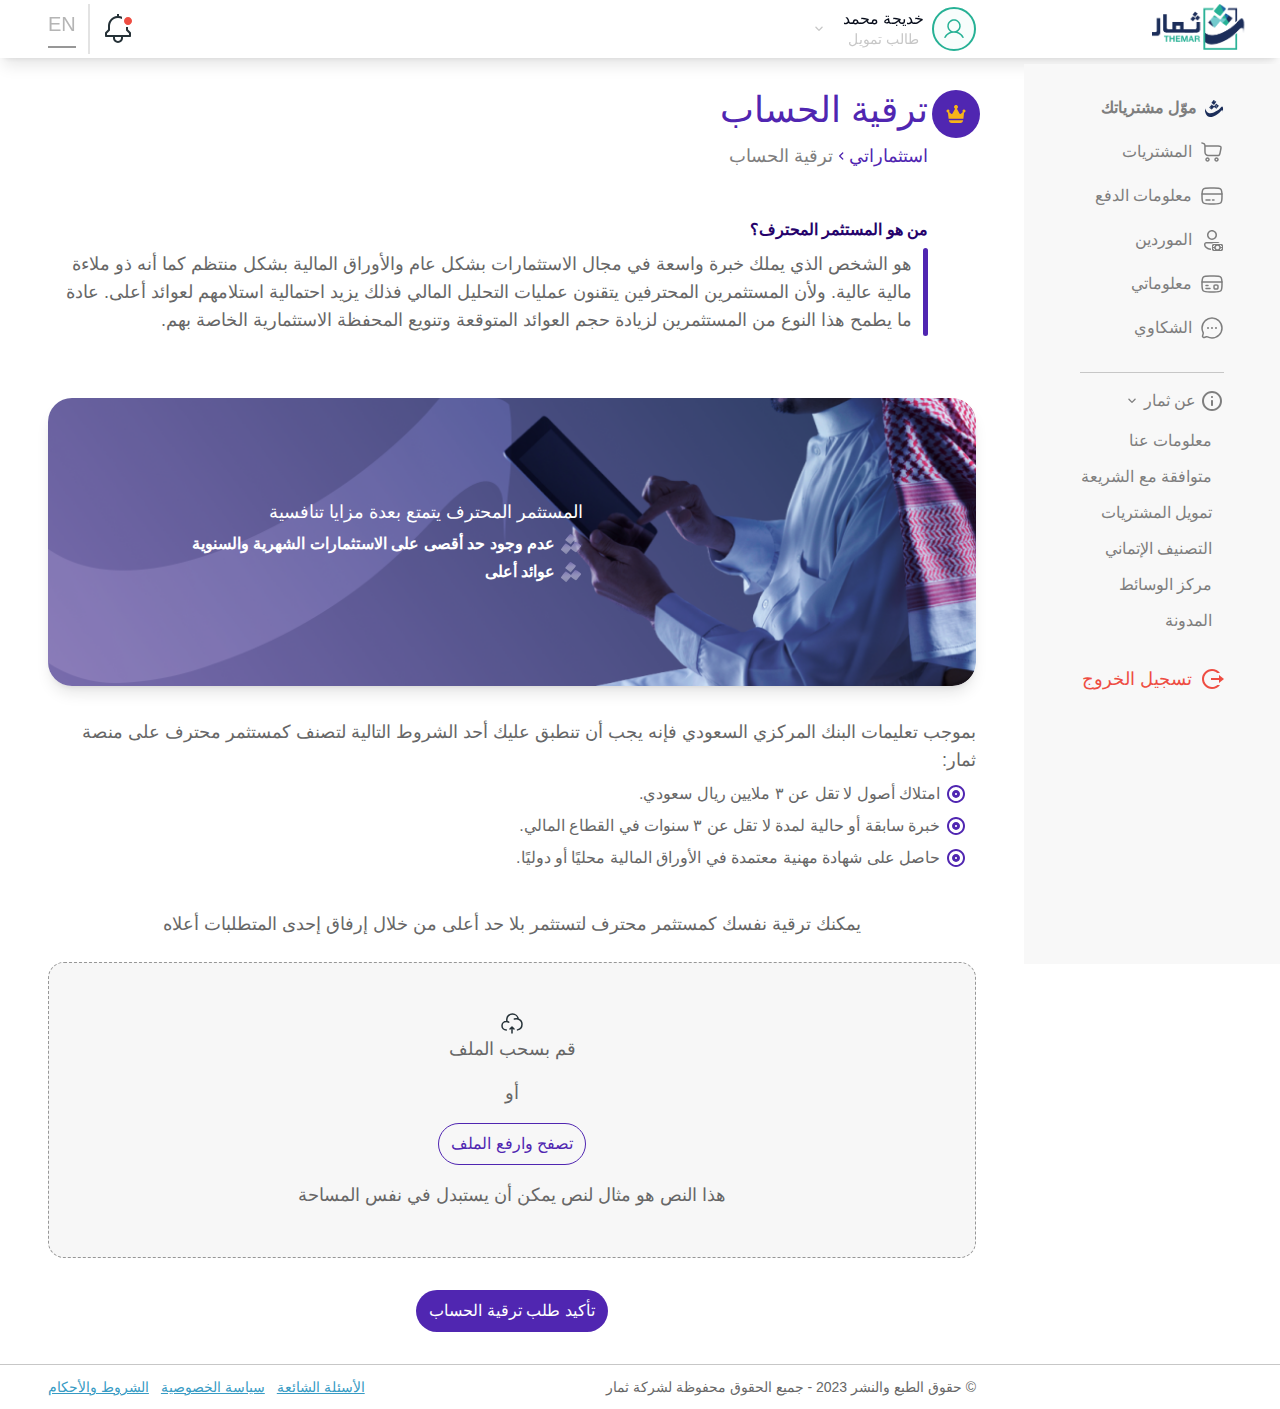
<file: html/account.html>
<html lang="ar" dir="rtl">
<head>
    <meta charset="UTF-8">
    <link rel="icon" type="image/svg+xml" href="/assets/logo.svg">
    <meta name="viewport" content="width=device-width, initial-scale=1.0">
    <title>ثمار</title>
    <link rel="stylesheet" href="../assets/css/style.css">
</head>
<body>
<div id="root">
    <div class="flex min-h-screen flex-col justify-between">
        <header class="shadow-lg bg-white z-20 sticky top-0  py-1 ">
            <div class="md:hidden flex justify-between items-center px-3">
                <svg id="menue" width="36px" height="36px" viewBox="0 0 24 24" fill="none" xmlns="http://www.w3.org/2000/svg"
                     class="cursor-pointer md:hidden">
                    <g id="Menu / Menu_Alt_01">
                        <path id="Vector" d="M12 17H19M5 12H19M5 7H19" stroke="#000000" stroke-width="2"
                              stroke-linecap="round" stroke-linejoin="round"></path>
                    </g>
                </svg>
                <a href="/">
                    <svg xmlns="http://www.w3.org/2000/svg" width="105" height="51" viewBox="0 0 105 51" fill="none"
                         class="block ">
                        <path d="M91.223 20.3007V6.38004H82.4813L83.5789 4.49976H93.143V18.0756L91.223 20.3007Z"
                              fill="#1C2E5A"></path>
                        <mask id="mask0_307_1741" maskUnits="userSpaceOnUse" x="61" y="0" width="27" height="26"
                              style="mask-type: luminance;">
                            <path d="M68.6328 25.8906C68.4078 25.8906 67.5832 25.3538 66.1879 24.2952C64.7927 23.2366 63.4005 22.0971 62.0473 20.9065C61.7264 20.6816 61.5645 20.4852 61.5645 20.3255L61.8568 19.8899L67.8088 12.6792L68.1949 12.4378C68.4198 12.4378 70.5753 13.9889 74.7767 17.1797L80.2938 10.5012L80.6829 10.2598C80.97 10.2598 83.1847 11.823 87.2646 14.9081L87.6995 15.2942L87.8937 15.6338L87.6013 16.1653L81.7468 23.2321C81.5218 23.553 81.3449 23.715 81.2152 23.715C80.9903 23.715 80.1176 23.1534 78.5522 21.9974C77.0131 20.8578 75.6943 19.7917 74.6342 18.8283L69.1658 25.4101C68.9401 25.7279 68.7617 25.8906 68.6328 25.8906ZM74.4873 13.2115C74.2624 13.2115 73.3912 12.6417 71.897 11.5179C70.4028 10.394 69.1096 9.33394 68.0517 8.36906C67.7294 8.14414 67.5659 7.94847 67.5659 7.78878L73.5636 0.239159L73.955 0C74.2121 0 76.3451 1.51442 80.2938 4.49828L80.7316 4.88589L80.9228 5.22326L80.6342 5.75705L75.0203 12.7294C74.7954 13.0488 74.6162 13.2115 74.4873 13.2115Z"
                                  fill="white"></path>
                        </mask>
                        <g mask="url(#mask0_307_1741)">
                            <path d="M87.8925 6.2919L73.2378 -3.46862L87.8925 -11.0317V6.2919Z" fill="#EE4D42"></path>
                        </g>
                        <mask id="mask1_307_1741" maskUnits="userSpaceOnUse" x="61" y="0" width="27" height="26"
                              style="mask-type: luminance;">
                            <path d="M68.6328 25.8906C68.4078 25.8906 67.5832 25.3538 66.1879 24.2952C64.7927 23.2366 63.4005 22.0971 62.0473 20.9065C61.7264 20.6816 61.5645 20.4852 61.5645 20.3255L61.8568 19.8899L67.8088 12.6792L68.1949 12.4378C68.4198 12.4378 70.5753 13.9889 74.7767 17.1797L80.2938 10.5012L80.6829 10.2598C80.97 10.2598 83.1847 11.823 87.2646 14.9081L87.6995 15.2942L87.8937 15.6338L87.6013 16.1653L81.7468 23.2321C81.5218 23.553 81.3449 23.715 81.2152 23.715C80.9903 23.715 80.1176 23.1534 78.5522 21.9974C77.0131 20.8578 75.6943 19.7917 74.6342 18.8283L69.1658 25.4101C68.9401 25.7279 68.7617 25.8906 68.6328 25.8906ZM74.4873 13.2115C74.2624 13.2115 73.3912 12.6417 71.897 11.5179C70.4028 10.394 69.1096 9.33394 68.0517 8.36906C67.7294 8.14414 67.5659 7.94847 67.5659 7.78878L73.5636 0.239159L73.955 0C74.2121 0 76.3451 1.51442 80.2938 4.49828L80.7316 4.88589L80.9228 5.22326L80.6342 5.75705L75.0203 12.7294C74.7954 13.0488 74.6162 13.2115 74.4873 13.2115Z"
                                  fill="white"></path>
                        </mask>
                        <g mask="url(#mask1_307_1741)">
                            <path d="M73.2378 -3.46851L81.5101 16.3854L87.8917 6.29127L73.2378 -3.46851Z"
                                  fill="#1D66A6"></path>
                        </g>
                        <mask id="mask2_307_1741" maskUnits="userSpaceOnUse" x="61" y="0" width="27" height="26"
                              style="mask-type: luminance;">
                            <path d="M68.6328 25.8906C68.4078 25.8906 67.5832 25.3538 66.1879 24.2952C64.7927 23.2366 63.4005 22.0971 62.0473 20.9065C61.7264 20.6816 61.5645 20.4852 61.5645 20.3255L61.8568 19.8899L67.8088 12.6792L68.1949 12.4378C68.4198 12.4378 70.5753 13.9889 74.7767 17.1797L80.2938 10.5012L80.6829 10.2598C80.97 10.2598 83.1847 11.823 87.2646 14.9081L87.6995 15.2942L87.8937 15.6338L87.6013 16.1653L81.7468 23.2321C81.5218 23.553 81.3449 23.715 81.2152 23.715C80.9903 23.715 80.1176 23.1534 78.5522 21.9974C77.0131 20.8578 75.6943 19.7917 74.6342 18.8283L69.1658 25.4101C68.9401 25.7279 68.7617 25.8906 68.6328 25.8906ZM74.4873 13.2115C74.2624 13.2115 73.3912 12.6417 71.897 11.5179C70.4028 10.394 69.1096 9.33394 68.0517 8.36906C67.7294 8.14414 67.5659 7.94847 67.5659 7.78878L73.5636 0.239159L73.955 0C74.2121 0 76.3451 1.51442 80.2938 4.49828L80.7316 4.88589L80.9228 5.22326L80.6342 5.75705L75.0203 12.7294C74.7954 13.0488 74.6162 13.2115 74.4873 13.2115Z"
                                  fill="white"></path>
                        </mask>
                        <g mask="url(#mask2_307_1741)">
                            <path d="M87.8918 26.6672L81.5103 16.3857L87.8918 6.2915V26.6672Z" fill="#1C2E5A"></path>
                        </g>
                        <mask id="mask3_307_1741" maskUnits="userSpaceOnUse" x="61" y="0" width="27" height="26"
                              style="mask-type: luminance;">
                            <path d="M68.6328 25.8906C68.4078 25.8906 67.5832 25.3538 66.1879 24.2952C64.7927 23.2366 63.4005 22.0971 62.0473 20.9065C61.7264 20.6816 61.5645 20.4852 61.5645 20.3255L61.8568 19.8899L67.8088 12.6792L68.1949 12.4378C68.4198 12.4378 70.5753 13.9889 74.7767 17.1797L80.2938 10.5012L80.6829 10.2598C80.97 10.2598 83.1847 11.823 87.2646 14.9081L87.6995 15.2942L87.8937 15.6338L87.6013 16.1653L81.7468 23.2321C81.5218 23.553 81.3449 23.715 81.2152 23.715C80.9903 23.715 80.1176 23.1534 78.5522 21.9974C77.0131 20.8578 75.6943 19.7917 74.6342 18.8283L69.1658 25.4101C68.9401 25.7279 68.7617 25.8906 68.6328 25.8906ZM74.4873 13.2115C74.2624 13.2115 73.3912 12.6417 71.897 11.5179C70.4028 10.394 69.1096 9.33394 68.0517 8.36906C67.7294 8.14414 67.5659 7.94847 67.5659 7.78878L73.5636 0.239159L73.955 0C74.2121 0 76.3451 1.51442 80.2938 4.49828L80.7316 4.88589L80.9228 5.22326L80.6342 5.75705L75.0203 12.7294C74.7954 13.0488 74.6162 13.2115 74.4873 13.2115Z"
                                  fill="white"></path>
                        </mask>
                        <g mask="url(#mask3_307_1741)">
                            <path d="M61.4206 13.1977L59.9886 -9.96851L73.2391 -3.46924L61.4206 13.1977Z"
                                  fill="#1D66A6"></path>
                        </g>
                        <mask id="mask4_307_1741" maskUnits="userSpaceOnUse" x="61" y="0" width="27" height="26"
                              style="mask-type: luminance;">
                            <path d="M68.6328 25.8906C68.4078 25.8906 67.5832 25.3538 66.1879 24.2952C64.7927 23.2366 63.4005 22.0971 62.0473 20.9065C61.7264 20.6816 61.5645 20.4852 61.5645 20.3255L61.8568 19.8899L67.8088 12.6792L68.1949 12.4378C68.4198 12.4378 70.5753 13.9889 74.7767 17.1797L80.2938 10.5012L80.6829 10.2598C80.97 10.2598 83.1847 11.823 87.2646 14.9081L87.6995 15.2942L87.8937 15.6338L87.6013 16.1653L81.7468 23.2321C81.5218 23.553 81.3449 23.715 81.2152 23.715C80.9903 23.715 80.1176 23.1534 78.5522 21.9974C77.0131 20.8578 75.6943 19.7917 74.6342 18.8283L69.1658 25.4101C68.9401 25.7279 68.7617 25.8906 68.6328 25.8906ZM74.4873 13.2115C74.2624 13.2115 73.3912 12.6417 71.897 11.5179C70.4028 10.394 69.1096 9.33394 68.0517 8.36906C67.7294 8.14414 67.5659 7.94847 67.5659 7.78878L73.5636 0.239159L73.955 0C74.2121 0 76.3451 1.51442 80.2938 4.49828L80.7316 4.88589L80.9228 5.22326L80.6342 5.75705L75.0203 12.7294C74.7954 13.0488 74.6162 13.2115 74.4873 13.2115Z"
                                  fill="white"></path>
                        </mask>
                        <g mask="url(#mask4_307_1741)">
                            <path d="M81.513 16.3854L61.4207 13.1946L73.2384 -3.46851L81.513 16.3854Z"
                                  fill="#26B195"></path>
                        </g>
                        <mask id="mask5_307_1741" maskUnits="userSpaceOnUse" x="61" y="0" width="27" height="26"
                              style="mask-type: luminance;">
                            <path d="M68.6328 25.8906C68.4078 25.8906 67.5832 25.3538 66.1879 24.2952C64.7927 23.2366 63.4005 22.0971 62.0473 20.9065C61.7264 20.6816 61.5645 20.4852 61.5645 20.3255L61.8568 19.8899L67.8088 12.6792L68.1949 12.4378C68.4198 12.4378 70.5753 13.9889 74.7767 17.1797L80.2938 10.5012L80.6829 10.2598C80.97 10.2598 83.1847 11.823 87.2646 14.9081L87.6995 15.2942L87.8937 15.6338L87.6013 16.1653L81.7468 23.2321C81.5218 23.553 81.3449 23.715 81.2152 23.715C80.9903 23.715 80.1176 23.1534 78.5522 21.9974C77.0131 20.8578 75.6943 19.7917 74.6342 18.8283L69.1658 25.4101C68.9401 25.7279 68.7617 25.8906 68.6328 25.8906ZM74.4873 13.2115C74.2624 13.2115 73.3912 12.6417 71.897 11.5179C70.4028 10.394 69.1096 9.33394 68.0517 8.36906C67.7294 8.14414 67.5659 7.94847 67.5659 7.78878L73.5636 0.239159L73.955 0C74.2121 0 76.3451 1.51442 80.2938 4.49828L80.7316 4.88589L80.9228 5.22326L80.6342 5.75705L75.0203 12.7294C74.7954 13.0488 74.6162 13.2115 74.4873 13.2115Z"
                                  fill="white"></path>
                        </mask>
                        <g mask="url(#mask5_307_1741)">
                            <path d="M77.4336 37.1266L81.5105 16.3865L87.8921 26.6681L77.4336 37.1266Z"
                                  fill="#26B195"></path>
                        </g>
                        <mask id="mask6_307_1741" maskUnits="userSpaceOnUse" x="61" y="0" width="27" height="26"
                              style="mask-type: luminance;">
                            <path d="M68.6328 25.8906C68.4078 25.8906 67.5832 25.3538 66.1879 24.2952C64.7927 23.2366 63.4005 22.0971 62.0473 20.9065C61.7264 20.6816 61.5645 20.4852 61.5645 20.3255L61.8568 19.8899L67.8088 12.6792L68.1949 12.4378C68.4198 12.4378 70.5753 13.9889 74.7767 17.1797L80.2938 10.5012L80.6829 10.2598C80.97 10.2598 83.1847 11.823 87.2646 14.9081L87.6995 15.2942L87.8937 15.6338L87.6013 16.1653L81.7468 23.2321C81.5218 23.553 81.3449 23.715 81.2152 23.715C80.9903 23.715 80.1176 23.1534 78.5522 21.9974C77.0131 20.8578 75.6943 19.7917 74.6342 18.8283L69.1658 25.4101C68.9401 25.7279 68.7617 25.8906 68.6328 25.8906ZM74.4873 13.2115C74.2624 13.2115 73.3912 12.6417 71.897 11.5179C70.4028 10.394 69.1096 9.33394 68.0517 8.36906C67.7294 8.14414 67.5659 7.94847 67.5659 7.78878L73.5636 0.239159L73.955 0C74.2121 0 76.3451 1.51442 80.2938 4.49828L80.7316 4.88589L80.9228 5.22326L80.6342 5.75705L75.0203 12.7294C74.7954 13.0488 74.6162 13.2115 74.4873 13.2115Z"
                                  fill="white"></path>
                        </mask>
                        <g mask="url(#mask6_307_1741)">
                            <path d="M61.4207 13.1951L69.043 28.7944L81.513 16.3859L61.4207 13.1951Z"
                                  fill="#72CACD"></path>
                        </g>
                        <mask id="mask7_307_1741" maskUnits="userSpaceOnUse" x="61" y="0" width="27" height="26"
                              style="mask-type: luminance;">
                            <path d="M68.6328 25.8906C68.4078 25.8906 67.5832 25.3538 66.1879 24.2952C64.7927 23.2366 63.4005 22.0971 62.0473 20.9065C61.7264 20.6816 61.5645 20.4852 61.5645 20.3255L61.8568 19.8899L67.8088 12.6792L68.1949 12.4378C68.4198 12.4378 70.5753 13.9889 74.7767 17.1797L80.2938 10.5012L80.6829 10.2598C80.97 10.2598 83.1847 11.823 87.2646 14.9081L87.6995 15.2942L87.8937 15.6338L87.6013 16.1653L81.7468 23.2321C81.5218 23.553 81.3449 23.715 81.2152 23.715C80.9903 23.715 80.1176 23.1534 78.5522 21.9974C77.0131 20.8578 75.6943 19.7917 74.6342 18.8283L69.1658 25.4101C68.9401 25.7279 68.7617 25.8906 68.6328 25.8906ZM74.4873 13.2115C74.2624 13.2115 73.3912 12.6417 71.897 11.5179C70.4028 10.394 69.1096 9.33394 68.0517 8.36906C67.7294 8.14414 67.5659 7.94847 67.5659 7.78878L73.5636 0.239159L73.955 0C74.2121 0 76.3451 1.51442 80.2938 4.49828L80.7316 4.88589L80.9228 5.22326L80.6342 5.75705L75.0203 12.7294C74.7954 13.0488 74.6162 13.2115 74.4873 13.2115Z"
                                  fill="white"></path>
                        </mask>
                        <g mask="url(#mask7_307_1741)">
                            <path d="M77.4345 37.1266L69.0437 28.795L81.5114 16.3865L77.4345 37.1266Z"
                                  fill="#26B195"></path>
                        </g>
                        <mask id="mask8_307_1741" maskUnits="userSpaceOnUse" x="61" y="0" width="27" height="26"
                              style="mask-type: luminance;">
                            <path d="M68.6328 25.8906C68.4078 25.8906 67.5832 25.3538 66.1879 24.2952C64.7927 23.2366 63.4005 22.0971 62.0473 20.9065C61.7264 20.6816 61.5645 20.4852 61.5645 20.3255L61.8568 19.8899L67.8088 12.6792L68.1949 12.4378C68.4198 12.4378 70.5753 13.9889 74.7767 17.1797L80.2938 10.5012L80.6829 10.2598C80.97 10.2598 83.1847 11.823 87.2646 14.9081L87.6995 15.2942L87.8937 15.6338L87.6013 16.1653L81.7468 23.2321C81.5218 23.553 81.3449 23.715 81.2152 23.715C80.9903 23.715 80.1176 23.1534 78.5522 21.9974C77.0131 20.8578 75.6943 19.7917 74.6342 18.8283L69.1658 25.4101C68.9401 25.7279 68.7617 25.8906 68.6328 25.8906ZM74.4873 13.2115C74.2624 13.2115 73.3912 12.6417 71.897 11.5179C70.4028 10.394 69.1096 9.33394 68.0517 8.36906C67.7294 8.14414 67.5659 7.94847 67.5659 7.78878L73.5636 0.239159L73.955 0C74.2121 0 76.3451 1.51442 80.2938 4.49828L80.7316 4.88589L80.9228 5.22326L80.6342 5.75705L75.0203 12.7294C74.7954 13.0488 74.6162 13.2115 74.4873 13.2115Z"
                                  fill="white"></path>
                        </mask>
                        <g mask="url(#mask8_307_1741)">
                            <path d="M51.6522 25.3674L61.4202 13.1951L69.0456 28.7944L51.6522 25.3674Z"
                                  fill="#1C2E5A"></path>
                        </g>
                        <mask id="mask9_307_1741" maskUnits="userSpaceOnUse" x="61" y="0" width="27" height="26"
                              style="mask-type: luminance;">
                            <path d="M68.6328 25.8906C68.4078 25.8906 67.5832 25.3538 66.1879 24.2952C64.7927 23.2366 63.4005 22.0971 62.0473 20.9065C61.7264 20.6816 61.5645 20.4852 61.5645 20.3255L61.8568 19.8899L67.8088 12.6792L68.1949 12.4378C68.4198 12.4378 70.5753 13.9889 74.7767 17.1797L80.2938 10.5012L80.6829 10.2598C80.97 10.2598 83.1847 11.823 87.2646 14.9081L87.6995 15.2942L87.8937 15.6338L87.6013 16.1653L81.7468 23.2321C81.5218 23.553 81.3449 23.715 81.2152 23.715C80.9903 23.715 80.1176 23.1534 78.5522 21.9974C77.0131 20.8578 75.6943 19.7917 74.6342 18.8283L69.1658 25.4101C68.9401 25.7279 68.7617 25.8906 68.6328 25.8906ZM74.4873 13.2115C74.2624 13.2115 73.3912 12.6417 71.897 11.5179C70.4028 10.394 69.1096 9.33394 68.0517 8.36906C67.7294 8.14414 67.5659 7.94847 67.5659 7.78878L73.5636 0.239159L73.955 0C74.2121 0 76.3451 1.51442 80.2938 4.49828L80.7316 4.88589L80.9228 5.22326L80.6342 5.75705L75.0203 12.7294C74.7954 13.0488 74.6162 13.2115 74.4873 13.2115Z"
                                  fill="white"></path>
                        </mask>
                        <g mask="url(#mask9_307_1741)">
                            <path d="M57.7894 47.0532L51.6522 25.3669L69.0456 28.7946L57.7894 47.0532Z"
                                  fill="#FFD300"></path>
                        </g>
                        <mask id="mask10_307_1741" maskUnits="userSpaceOnUse" x="58" y="6" width="47" height="43"
                              style="mask-type: luminance;">
                            <path d="M58.2341 6.38013V48.3746L104.841 47.7448V6.38013" fill="white"></path>
                        </mask>
                        <g mask="url(#mask10_307_1741)">
                            <path d="M99.9976 17.7907C99.5177 16.4398 98.8565 15.9292 98.118 15.9292C96.2677 15.9292 93.9346 19.1425 92.7636 20.3683C90.1513 23.0968 87.2187 25.4993 84.0294 27.5235C79.1323 30.6363 72.1007 34.2012 65.8174 34.2012C64.8716 34.2052 63.9277 34.1169 62.9992 33.9373C56.2435 32.6013 53.4921 25.6252 51.6897 19.7685C52.6381 22.8528 50.7279 26.8443 51.6897 29.9713C53.0482 34.3887 54.7636 39.321 58.6216 42.1917C60.5873 43.6183 62.9689 44.3562 65.3968 44.2909C68.2843 44.1758 71.1354 43.6036 73.8438 42.5958C78.9659 40.8739 83.7505 38.2766 87.9849 34.9195C90.283 33.0481 92.4243 30.992 94.3875 28.7718C95.4626 27.5902 97.0864 26.2123 98.3227 26.2123C98.5453 26.2118 98.7648 26.2653 98.9622 26.3682C99.1596 26.4711 99.3291 26.6203 99.4563 26.8031C99.7092 27.1926 99.8373 27.65 99.8236 28.1143C99.8424 28.6518 99.8596 29.1894 99.8866 29.7262C99.9233 30.4497 99.9496 31.1791 100.019 31.9004C100.049 30.0822 100.174 28.2669 100.394 26.4619C100.597 24.6624 100.66 22.85 100.583 21.0407C100.541 19.9356 100.345 18.8418 99.9983 17.7915"
                                  fill="#1C2E5A"></path>
                        </g>
                        <path d="M56.2344 4.49976V50.254H93.142V31.8111L91.2228 33.5962V48.3745H58.2354V6.38004H66.3323L67.8212 4.49976H56.2344Z"
                              fill="#26B195"></path>
                        <path d="M5.10405 28.7332C5.15307 29.2752 5.03564 29.8192 4.76743 30.2926C4.59183 30.4837 4.37313 30.6301 4.12953 30.7195C3.88593 30.809 3.62449 30.839 3.36697 30.8069L0 30.8242V34.8292H5.44067C5.91644 34.8472 6.39087 34.7677 6.83477 34.5956C7.27868 34.4235 7.68268 34.1623 8.02194 33.8283C8.36936 33.4515 8.63694 33.0084 8.80856 32.5254C8.98019 32.0425 9.0523 31.5299 9.02056 31.0184V15.4243H5.10405V28.7332Z"
                              fill="#1C2E5A"></path>
                        <path d="M18.4086 34.8643V36.072H16.4279V41.3868H15.0071V36.072H13.0354V34.8643H18.4086Z"
                              fill="#26B195"></path>
                        <path d="M24.7068 34.8643V41.3868H23.2824V38.5484H20.6194V41.3868H19.1949V34.8643H20.6194V37.3383H23.2861V34.8643H24.7068Z"
                              fill="#26B195"></path>
                        <path d="M30.8621 34.8643V36.072H27.3947V37.4605H30.575V38.5806H27.3947V40.1775H30.9273V41.3868H25.9702V34.8643H30.8621Z"
                              fill="#26B195"></path>
                        <path d="M38.9881 34.8643V41.3868H37.6386V39.4323C37.6386 38.3827 37.6679 37.2811 37.7263 36.1275C37.5129 36.9697 37.289 37.7302 37.0546 38.4089L36.0365 41.3868H34.9164L33.8706 38.4696C33.6054 37.7119 33.3844 36.9394 33.2086 36.156C33.263 37.433 33.2903 38.4741 33.2903 39.2793V41.3868H31.9408V34.8643H33.965L34.9397 37.6967C35.1649 38.3721 35.3457 39.0616 35.4809 39.7606C35.6252 39.0572 35.8123 38.3631 36.041 37.6824L36.9759 34.8643H38.9881Z"
                              fill="#26B195"></path>
                        <path d="M41.0896 41.3863H39.6232L42.1085 34.8511H43.5809L46.055 41.3848H44.5608L44.0465 39.9236H41.6174L41.0926 41.3856L41.0896 41.3863ZM42.8394 36.2905C42.733 36.6706 42.583 37.134 42.3814 37.7075L41.9608 38.8823H43.6956L43.275 37.7075C43.1048 37.2432 42.9593 36.7703 42.8394 36.2905Z"
                              fill="#26B195"></path>
                        <path d="M48.1007 41.3865H46.6763V34.864H49.8326C50.3288 34.8373 50.8235 34.9407 51.2675 35.1639C51.5389 35.3171 51.7622 35.5429 51.9125 35.816C52.0628 36.089 52.1341 36.3985 52.1184 36.7098C52.1353 37.1594 51.9736 37.5973 51.6686 37.9281C51.5066 38.0985 51.3068 38.2284 51.0853 38.3074C51.3644 38.3738 51.6065 38.5465 51.7601 38.7887C51.8989 39.0221 51.9856 39.2827 52.0142 39.5527C52.0292 39.6442 52.0607 39.9508 52.1072 40.4643C52.1044 40.7578 52.1702 41.0479 52.2991 41.3115L52.3584 41.3865H50.8747C50.83 41.2938 50.7973 41.1958 50.7772 41.0949C50.7555 40.9966 50.7232 40.645 50.6797 40.0453C50.6894 39.8456 50.6531 39.6465 50.5737 39.4631C50.4942 39.2797 50.3738 39.117 50.2217 38.9874C49.9608 38.8582 49.6702 38.8007 49.3797 38.821H48.1007V41.3865ZM48.1007 35.9885V37.7796H49.4502C49.7701 37.8058 50.0909 37.7417 50.3761 37.5944C50.4886 37.5133 50.5787 37.4049 50.6379 37.2794C50.697 37.1539 50.7233 37.0154 50.7142 36.877C50.7285 36.7151 50.692 36.5528 50.61 36.4126C50.5279 36.2724 50.4042 36.1611 50.2562 36.0943C50.019 36.0088 49.7672 35.9711 49.5154 35.9833L48.1007 35.9885Z"
                              fill="#26B195"></path>
                        <path d="M44.8907 18.8534C44.5355 18.6914 44.2069 18.4765 43.9161 18.2161C43.3553 17.7903 42.7997 17.336 42.2667 16.8667C42.1377 16.7744 42.0725 16.6995 42.0725 16.6342L42.1887 16.4603L44.5631 13.5844L44.7168 13.4877C45.6302 14.0626 46.5066 14.6944 47.3407 15.3792L49.5419 12.7155L49.6971 12.6188C50.6188 13.1668 51.4962 13.7862 52.3211 14.4713L52.4943 14.625L52.5693 14.7607L52.456 14.9751L50.1214 17.7926C50.0337 17.9185 49.9603 17.9852 49.9093 17.9852C49.5249 17.8073 49.1673 17.5764 48.8469 17.2992C48.2389 16.8494 47.7134 16.4251 47.2845 16.0352L45.1036 18.6592C45.0136 18.7882 44.9424 18.8534 44.8907 18.8534ZM47.226 13.7958C46.8511 13.6216 46.5032 13.3943 46.1929 13.1211C45.5977 12.6713 45.0819 12.2514 44.659 11.8668C44.5308 11.7768 44.4656 11.6989 44.4656 11.6352L46.8594 8.6243L47.0139 8.52759C47.8989 9.06391 48.7438 9.66375 49.5419 10.3224L49.7196 10.4768L49.7946 10.6118L49.6799 10.8247L47.4382 13.6039C47.349 13.7314 47.2778 13.7958 47.226 13.7958Z"
                              fill="#1C2E5A"></path>
                        <path d="M45.4381 31.3529H35.7795V31.3357H16.0733C15.0086 31.4155 13.9548 31.0769 13.1359 30.3918C12.7883 30.0116 12.5221 29.5644 12.3537 29.0775C12.1853 28.5907 12.1183 28.0746 12.1568 27.5609V11.2036H16.0553V25.8065C16.0251 26.0681 16.0575 26.333 16.1499 26.5796C16.2424 26.8261 16.3921 27.0471 16.5868 27.2242C17.0261 27.4609 17.5245 27.5651 18.0218 27.5241H22.3402V19.8823H34.5882V27.5084L36.8254 27.5249H44.1973V27.5069L46.1826 27.5249H46.4547C46.9476 27.5572 47.4424 27.5089 47.9196 27.3817C48.3897 27.1703 48.6281 26.632 48.6281 25.7863V19.958H52.5094V27.4896C52.548 28.0126 52.4799 28.5379 52.3093 29.0337C52.1386 29.5295 51.869 29.9854 51.5168 30.3738C50.693 31.0706 49.6283 31.4158 48.5524 31.3349H45.4336V31.3514L45.4381 31.3529ZM26.3106 23.7493V27.4911H26.546V27.5069H29.4879C29.5697 27.507 29.6513 27.5017 29.7323 27.4911H30.7339V23.7493H29.7338C29.6523 23.7381 29.5702 23.7326 29.4879 23.7328H26.546V23.7493H26.3106Z"
                              fill="#1C2E5A"></path>
                    </svg>
                </a></div>
            <div class="hidden md:flex">
                <div class="basis-64 "><a class="w-max inline-block pr-8" href="/"><img src="../assets/images/home/logo.png" alt="logo"
                                                                                        class="w-24"></a></div>
                <div class="flex max-w-5xl flex-1 mx-auto md:px-3 lg:px-6 xl:px-12">
                    <div class="hidden md:flex flex-1  flex items-center gap-2 ">
                        <div class="rounded-full border-2 p-2 border-primary-main bg-primary-light">
                            <svg xmlns="http://www.w3.org/2000/svg" width="24" height="24" viewBox="0 0 24 24"
                                 fill="none">
                                <path d="M21.6486 19.8751C20.2208 17.4067 18.0205 15.6367 15.4527 14.7976C16.7229 14.0415 17.7097 12.8893 18.2617 11.518C18.8136 10.1468 18.9002 8.63224 18.5081 7.20701C18.116 5.78178 17.2668 4.52467 16.0911 3.62873C14.9154 2.73279 13.4781 2.24756 11.9999 2.24756C10.5217 2.24756 9.08438 2.73279 7.90866 3.62873C6.73294 4.52467 5.88382 5.78178 5.49171 7.20701C5.09959 8.63224 5.18616 10.1468 5.73813 11.518C6.29009 12.8893 7.27692 14.0415 8.54708 14.7976C5.97926 15.6357 3.77895 17.4057 2.35114 19.8751C2.29878 19.9605 2.26405 20.0555 2.249 20.1545C2.23394 20.2535 2.23888 20.3545 2.2635 20.4516C2.28813 20.5487 2.33195 20.6399 2.39238 20.7197C2.45281 20.7996 2.52862 20.8666 2.61535 20.9167C2.70207 20.9667 2.79795 20.999 2.89733 21.0114C2.99671 21.0238 3.09757 21.0163 3.19397 20.9891C3.29037 20.9619 3.38034 20.9157 3.45859 20.8532C3.53684 20.7907 3.60178 20.7131 3.64958 20.6251C5.41583 17.5726 8.5377 15.7501 11.9999 15.7501C15.4621 15.7501 18.584 17.5726 20.3502 20.6251C20.398 20.7131 20.4629 20.7907 20.5412 20.8532C20.6194 20.9157 20.7094 20.9619 20.8058 20.9891C20.9022 21.0163 21.0031 21.0238 21.1024 21.0114C21.2018 20.999 21.2977 20.9667 21.3844 20.9167C21.4712 20.8666 21.547 20.7996 21.6074 20.7197C21.6678 20.6399 21.7116 20.5487 21.7363 20.4516C21.7609 20.3545 21.7658 20.2535 21.7508 20.1545C21.7357 20.0555 21.701 19.9605 21.6486 19.8751ZM6.74989 9.00011C6.74989 7.96176 7.0578 6.94672 7.63467 6.08337C8.21155 5.22001 9.03149 4.5471 9.9908 4.14974C10.9501 3.75238 12.0057 3.64841 13.0241 3.85099C14.0425 4.05356 14.978 4.55357 15.7122 5.2878C16.4464 6.02202 16.9464 6.95748 17.149 7.97589C17.3516 8.99429 17.2476 10.0499 16.8503 11.0092C16.4529 11.9685 15.78 12.7884 14.9166 13.3653C14.0533 13.9422 13.0382 14.2501 11.9999 14.2501C10.608 14.2486 9.27347 13.695 8.28922 12.7108C7.30498 11.7265 6.75138 10.392 6.74989 9.00011Z"
                                      fill="#26B195"></path>
                            </svg>
                        </div>
                        <div class="leading-5"><h6>خديجة محمد</h6>
                            <p class="text-text-300 text-sm text-center">طالب تمويل</p></div>
                        <svg width="16px" xmlns="http://www.w3.org/2000/svg" viewBox="0 0 24 24" fill="none"
                             class="text-text-300 mr-2">
                            <path d="M12 14.975C11.8667 14.975 11.7377 14.95 11.613 14.9C11.4877 14.85 11.3833 14.7834 11.3 14.7L6.69999 10.1C6.51665 9.91672 6.42499 9.68338 6.42499 9.40005C6.42499 9.11671 6.51665 8.88338 6.69999 8.70005C6.88332 8.51672 7.11665 8.42505 7.39999 8.42505C7.68332 8.42505 7.91665 8.51672 8.09999 8.70005L12 12.6L15.9 8.70005C16.0833 8.51672 16.3167 8.42505 16.6 8.42505C16.8833 8.42505 17.1167 8.51672 17.3 8.70005C17.4833 8.88338 17.575 9.11671 17.575 9.40005C17.575 9.68338 17.4833 9.91672 17.3 10.1L12.7 14.7C12.6 14.8 12.4917 14.8707 12.375 14.912C12.2583 14.954 12.1333 14.975 12 14.975Z"
                                  fill="currentColor"></path>
                        </svg>
                    </div>
                    <div class="hidden md:flex  flex gap-3 items-center">
                        <svg xmlns="http://www.w3.org/2000/svg" width="32" height="32" viewBox="0 0 32 32" fill="none">
                            <path d="M26 16.586V14H24V17C24.0001 17.2652 24.1054 17.5195 24.293 17.707L27 20.414V22H5V20.414L7.707 17.707C7.89455 17.5195 7.99994 17.2652 8 17V13C7.99721 11.5948 8.3653 10.2137 9.06709 8.99632C9.76887 7.7789 10.7795 6.76823 11.9969 6.06641C13.2143 5.36458 14.5953 4.99644 16.0005 4.99918C17.4058 5.00192 18.7853 5.37543 20 6.082V3.847C19.0481 3.42552 18.0356 3.15688 17 3.051V1H15V3.05C12.5346 3.30093 10.2498 4.45712 8.58737 6.29498C6.92498 8.13285 6.0031 10.5218 6 13V16.586L3.293 19.293C3.10545 19.4805 3.00006 19.7348 3 20V23C3 23.2652 3.10536 23.5196 3.29289 23.7071C3.48043 23.8946 3.73478 24 4 24H11V25C11 26.3261 11.5268 27.5979 12.4645 28.5355C13.4021 29.4732 14.6739 30 16 30C17.3261 30 18.5979 29.4732 19.5355 28.5355C20.4732 27.5979 21 26.3261 21 25V24H28C28.2652 24 28.5196 23.8946 28.7071 23.7071C28.8946 23.5196 29 23.2652 29 23V20C28.9999 19.7348 28.8946 19.4805 28.707 19.293L26 16.586ZM19 25C19 25.7956 18.6839 26.5587 18.1213 27.1213C17.5587 27.6839 16.7956 28 16 28C15.2044 28 14.4413 27.6839 13.8787 27.1213C13.3161 26.5587 13 25.7956 13 25V24H19V25Z"
                                  fill="#263238"></path>
                            <path d="M26 12C28.2091 12 30 10.2091 30 8C30 5.79086 28.2091 4 26 4C23.7909 4 22 5.79086 22 8C22 10.2091 23.7909 12 26 12Z"
                                  fill="#EE4D42"></path>
                        </svg>
                        <svg xmlns="http://www.w3.org/2000/svg" width="2" height="50" viewBox="0 0 2 50" fill="none">
                            <path d="M1 0V50" stroke="#C7C7C7"></path>
                        </svg>
                        <p class="border-b-2 pb-2 text-text-200 border-gray-700 text-xl">EN</p></div>
                </div>
            </div>
        </header>
        <aside id="sidebar-mobile"
               class="fixed z-20 bg-gray-300 top-0 bottom-0 shadow-xl  min-w-[300px] -right-full  md:hidden overflow-auto">
            <div class="px-2">
                <div class="px-2 h-16 flex items-center justify-between mb-4">
                    <svg id="cancel" width="36px" height="36px" viewBox="0 0 24 24" fill="none"
                         xmlns="http://www.w3.org/2000/svg"
                         class="cursor-pointer">
                        <path d="M18 18l-6-6m0 0L6 6m6 6l6-6m-6 6l-6 6" stroke="#000" stroke-width="2"
                              stroke-linecap="round" stroke-linejoin="round"></path>
                    </svg>
                    <div class="undefined flex gap-3 items-center">
                        <svg xmlns="http://www.w3.org/2000/svg" width="32" height="32" viewBox="0 0 32 32" fill="none">
                            <path d="M26 16.586V14H24V17C24.0001 17.2652 24.1054 17.5195 24.293 17.707L27 20.414V22H5V20.414L7.707 17.707C7.89455 17.5195 7.99994 17.2652 8 17V13C7.99721 11.5948 8.3653 10.2137 9.06709 8.99632C9.76887 7.7789 10.7795 6.76823 11.9969 6.06641C13.2143 5.36458 14.5953 4.99644 16.0005 4.99918C17.4058 5.00192 18.7853 5.37543 20 6.082V3.847C19.0481 3.42552 18.0356 3.15688 17 3.051V1H15V3.05C12.5346 3.30093 10.2498 4.45712 8.58737 6.29498C6.92498 8.13285 6.0031 10.5218 6 13V16.586L3.293 19.293C3.10545 19.4805 3.00006 19.7348 3 20V23C3 23.2652 3.10536 23.5196 3.29289 23.7071C3.48043 23.8946 3.73478 24 4 24H11V25C11 26.3261 11.5268 27.5979 12.4645 28.5355C13.4021 29.4732 14.6739 30 16 30C17.3261 30 18.5979 29.4732 19.5355 28.5355C20.4732 27.5979 21 26.3261 21 25V24H28C28.2652 24 28.5196 23.8946 28.7071 23.7071C28.8946 23.5196 29 23.2652 29 23V20C28.9999 19.7348 28.8946 19.4805 28.707 19.293L26 16.586ZM19 25C19 25.7956 18.6839 26.5587 18.1213 27.1213C17.5587 27.6839 16.7956 28 16 28C15.2044 28 14.4413 27.6839 13.8787 27.1213C13.3161 26.5587 13 25.7956 13 25V24H19V25Z"
                                  fill="#263238"></path>
                            <path d="M26 12C28.2091 12 30 10.2091 30 8C30 5.79086 28.2091 4 26 4C23.7909 4 22 5.79086 22 8C22 10.2091 23.7909 12 26 12Z"
                                  fill="#EE4D42"></path>
                        </svg>
                        <svg xmlns="http://www.w3.org/2000/svg" width="2" height="50" viewBox="0 0 2 50" fill="none">
                            <path d="M1 0V50" stroke="#C7C7C7"></path>
                        </svg>
                        <p class="border-b-2 pb-2 text-text-200 border-gray-700 text-xl">EN</p></div>
                </div>
            </div>
            <div class="px-8">
                <div class="undefined flex items-center gap-2">
                    <div class="rounded-full border-2 p-2 border-primary-main bg-primary-light">
                        <svg xmlns="http://www.w3.org/2000/svg" width="24" height="24" viewBox="0 0 24 24" fill="none">
                            <path d="M21.6486 19.8751C20.2208 17.4067 18.0205 15.6367 15.4527 14.7976C16.7229 14.0415 17.7097 12.8893 18.2617 11.518C18.8136 10.1468 18.9002 8.63224 18.5081 7.20701C18.116 5.78178 17.2668 4.52467 16.0911 3.62873C14.9154 2.73279 13.4781 2.24756 11.9999 2.24756C10.5217 2.24756 9.08438 2.73279 7.90866 3.62873C6.73294 4.52467 5.88382 5.78178 5.49171 7.20701C5.09959 8.63224 5.18616 10.1468 5.73813 11.518C6.29009 12.8893 7.27692 14.0415 8.54708 14.7976C5.97926 15.6357 3.77895 17.4057 2.35114 19.8751C2.29878 19.9605 2.26405 20.0555 2.249 20.1545C2.23394 20.2535 2.23888 20.3545 2.2635 20.4516C2.28813 20.5487 2.33195 20.6399 2.39238 20.7197C2.45281 20.7996 2.52862 20.8666 2.61535 20.9167C2.70207 20.9667 2.79795 20.999 2.89733 21.0114C2.99671 21.0238 3.09757 21.0163 3.19397 20.9891C3.29037 20.9619 3.38034 20.9157 3.45859 20.8532C3.53684 20.7907 3.60178 20.7131 3.64958 20.6251C5.41583 17.5726 8.5377 15.7501 11.9999 15.7501C15.4621 15.7501 18.584 17.5726 20.3502 20.6251C20.398 20.7131 20.4629 20.7907 20.5412 20.8532C20.6194 20.9157 20.7094 20.9619 20.8058 20.9891C20.9022 21.0163 21.0031 21.0238 21.1024 21.0114C21.2018 20.999 21.2977 20.9667 21.3844 20.9167C21.4712 20.8666 21.547 20.7996 21.6074 20.7197C21.6678 20.6399 21.7116 20.5487 21.7363 20.4516C21.7609 20.3545 21.7658 20.2535 21.7508 20.1545C21.7357 20.0555 21.701 19.9605 21.6486 19.8751ZM6.74989 9.00011C6.74989 7.96176 7.0578 6.94672 7.63467 6.08337C8.21155 5.22001 9.03149 4.5471 9.9908 4.14974C10.9501 3.75238 12.0057 3.64841 13.0241 3.85099C14.0425 4.05356 14.978 4.55357 15.7122 5.2878C16.4464 6.02202 16.9464 6.95748 17.149 7.97589C17.3516 8.99429 17.2476 10.0499 16.8503 11.0092C16.4529 11.9685 15.78 12.7884 14.9166 13.3653C14.0533 13.9422 13.0382 14.2501 11.9999 14.2501C10.608 14.2486 9.27347 13.695 8.28922 12.7108C7.30498 11.7265 6.75138 10.392 6.74989 9.00011Z"
                                  fill="#26B195"></path>
                        </svg>
                    </div>
                    <div class="leading-5"><h6>خديجة محمد</h6>
                        <p class="text-text-300 text-sm text-center">طالب تمويل</p></div>
                    <svg width="16px" xmlns="http://www.w3.org/2000/svg" viewBox="0 0 24 24" fill="none"
                         class="text-text-300 mr-2">
                        <path d="M12 14.975C11.8667 14.975 11.7377 14.95 11.613 14.9C11.4877 14.85 11.3833 14.7834 11.3 14.7L6.69999 10.1C6.51665 9.91672 6.42499 9.68338 6.42499 9.40005C6.42499 9.11671 6.51665 8.88338 6.69999 8.70005C6.88332 8.51672 7.11665 8.42505 7.39999 8.42505C7.68332 8.42505 7.91665 8.51672 8.09999 8.70005L12 12.6L15.9 8.70005C16.0833 8.51672 16.3167 8.42505 16.6 8.42505C16.8833 8.42505 17.1167 8.51672 17.3 8.70005C17.4833 8.88338 17.575 9.11671 17.575 9.40005C17.575 9.68338 17.4833 9.91672 17.3 10.1L12.7 14.7C12.6 14.8 12.4917 14.8707 12.375 14.912C12.2583 14.954 12.1333 14.975 12 14.975Z"
                              fill="currentColor"></path>
                    </svg>
                </div>
            </div>
            <section class=" h-full undefined">
                <div class=" px-8 pt-8 text-text-400 pb-4">
                    <nav class="space-y-5 border-b border-text-300 pb-8"><a
                            class="font-bold flex gap-2 items-center text-black cursor-pointer " href="/paay"><img
                            src="../assets/images/icons/sells.svg" alt="ث"><span
                            class="text-text-400">موّل مشترياتك</span></a><a
                            class="undefined flex gap-2 items-center hover:text-primary-main cursor-pointer"
                            href="product.html">
                        <svg xmlns="http://www.w3.org/2000/svg" width="24" height="24" viewBox="0 0 24 24" fill="none">
                            <path d="M7.5 18C7.89782 18 8.27936 18.158 8.56066 18.4393C8.84196 18.7206 9 19.1022 9 19.5C9 19.8978 8.84196 20.2794 8.56066 20.5607C8.27936 20.842 7.89782 21 7.5 21C7.10218 21 6.72064 20.842 6.43934 20.5607C6.15804 20.2794 6 19.8978 6 19.5C6 19.1022 6.15804 18.7206 6.43934 18.4393C6.72064 18.158 7.10218 18 7.5 18ZM16.5 18C16.8978 18 17.2794 18.158 17.5607 18.4393C17.842 18.7206 18 19.1022 18 19.5C18 19.8978 17.842 20.2794 17.5607 20.5607C17.2794 20.842 16.8978 21 16.5 21C16.1022 21 15.7206 20.842 15.4393 20.5607C15.158 20.2794 15 19.8978 15 19.5C15 19.1022 15.158 18.7206 15.4393 18.4393C15.7206 18.158 16.1022 18 16.5 18Z"
                                  stroke="currentColor" stroke-width="1.5"></path>
                            <path d="M2.24902 2.29202C2.06125 2.22598 1.85493 2.23724 1.67546 2.32332C1.49599 2.4094 1.35806 2.56325 1.29202 2.75102C1.22598 2.9388 1.23724 3.14511 1.32332 3.32458C1.4094 3.50406 1.56325 3.64198 1.75102 3.70802L2.24902 2.29202ZM20.658 9.88302L21.392 10.034L21.393 10.03L20.658 9.88302ZM20.734 6.69802L20.14 7.15402L20.735 6.69702L20.734 6.69802ZM5.70802 9.76002V7.03802H4.20802V9.76002H5.70802ZM2.51002 2.38402L2.24902 2.29202L1.75102 3.70802L2.01202 3.79902L2.51002 2.38402ZM10.938 16.25H16.24V14.75H10.938V16.25ZM5.70802 7.03802C5.70802 6.33102 5.70902 5.74102 5.65802 5.26202C5.60302 4.76502 5.48802 4.31202 5.20602 3.90002L3.96702 4.74602C4.05702 4.87802 4.12702 5.06002 4.16602 5.42302C4.20702 5.80302 4.20802 6.29802 4.20802 7.03802H5.70802ZM2.01202 3.79902C2.68002 4.03402 3.11902 4.19002 3.44202 4.35002C3.74502 4.49802 3.87902 4.61802 3.96702 4.74702L5.20602 3.90002C4.92202 3.48402 4.54302 3.21802 4.10202 3.00102C3.68202 2.79502 3.14402 2.60702 2.51002 2.38402L2.01202 3.79902ZM4.20802 9.76002C4.20802 11.213 4.22202 12.26 4.35802 13.06C4.50502 13.914 4.79802 14.526 5.34302 15.102L6.43202 14.07C6.11202 13.732 5.93902 13.402 5.83702 12.807C5.72702 12.157 5.70802 11.249 5.70802 9.76002H4.20802ZM10.938 14.75C9.52102 14.75 8.53802 14.748 7.79702 14.643C7.08202 14.542 6.70502 14.358 6.43202 14.07L5.34302 15.102C5.93702 15.729 6.69002 16.002 7.58602 16.128C8.45602 16.252 9.56702 16.25 10.938 16.25V14.75ZM4.95802 6.87002H17.088V5.37002H4.95902L4.95802 6.87002ZM19.923 9.73102L19.423 12.156L20.893 12.458L21.392 10.034L19.923 9.73102ZM17.09 6.87002C17.946 6.87002 18.7 6.87102 19.295 6.93702C19.59 6.97102 19.812 7.01702 19.967 7.07102C20.128 7.12802 20.154 7.17102 20.141 7.15402L21.33 6.24002C21.095 5.93402 20.765 5.76102 20.464 5.65602C20.1385 5.54901 19.8021 5.47858 19.461 5.44602C18.766 5.36902 17.918 5.37002 17.09 5.37002V6.87002ZM21.393 10.03C21.563 9.18202 21.707 8.47002 21.742 7.90002C21.779 7.31402 21.712 6.73602 21.33 6.24002L20.141 7.15402C20.203 7.23502 20.271 7.38002 20.245 7.80802C20.218 8.25202 20.101 8.84502 19.923 9.73602L21.393 10.03ZM16.24 16.25C17.002 16.25 17.642 16.251 18.158 16.188C18.693 16.123 19.182 15.979 19.608 15.632L18.66 14.469C18.535 14.571 18.358 14.653 17.975 14.699C17.572 14.749 17.04 14.75 16.24 14.75V16.25ZM19.425 12.156C19.263 12.939 19.155 13.459 19.025 13.844C18.902 14.21 18.785 14.367 18.66 14.469L19.608 15.632C20.035 15.284 20.274 14.835 20.446 14.323C20.612 13.831 20.74 13.205 20.894 12.459L19.425 12.156Z"
                                  fill="currentColor"></path>
                        </svg>
                        <span>المشتريات</span></a><a
                            class="undefined flex gap-2 items-center hover:text-primary-main cursor-pointer"
                            href="/payment">
                        <svg xmlns="http://www.w3.org/2000/svg" width="24" height="24" viewBox="0 0 24 24" fill="none">
                            <path d="M2 12C2 8.229 2 6.343 3.172 5.172C4.343 4 6.229 4 10 4H14C17.771 4 19.657 4 20.828 5.172C22 6.343 22 8.229 22 12C22 15.771 22 17.657 20.828 18.828C19.657 20 17.771 20 14 20H10C6.229 20 4.343 20 3.172 18.828C2 17.657 2 15.771 2 12Z"
                                  stroke="currentColor" stroke-width="1.5"></path>
                            <path d="M10 16H6M14 16H12.5M2 10H22" stroke="currentColor" stroke-width="1.5"
                                  stroke-linecap="round"></path>
                        </svg>
                        <span>معلومات الدفع</span></a><a
                            class="undefined flex gap-2 items-center hover:text-primary-main cursor-pointer"
                            href="/import">
                        <svg xmlns="http://www.w3.org/2000/svg" width="24" height="24" viewBox="0 0 24 24" fill="none">
                            <path d="M17.755 13.9999C18.535 13.9999 19.221 14.3969 19.625 14.9999H13.5C12.937 14.9999 12.418 15.1859 12 15.4999H6.25303C6.1545 15.4998 6.05691 15.5191 5.96586 15.5567C5.87481 15.5943 5.79207 15.6496 5.7224 15.7193C5.65273 15.7889 5.59749 15.8717 5.55985 15.9627C5.52221 16.0538 5.5029 16.1514 5.50303 16.2499V16.8269C5.50303 17.3619 5.69503 17.8799 6.04303 18.2869C7.13803 19.5699 8.77703 20.3029 11 20.4669V21.4999C11 21.6609 11.015 21.8199 11.045 21.9719C8.36803 21.8029 6.30503 20.9059 4.90203 19.2619C4.32241 18.583 4.004 17.7196 4.00403 16.8269V16.2489C4.00403 15.6524 4.24098 15.0804 4.66274 14.6586C5.08451 14.2368 5.65656 13.9999 6.25303 13.9999H17.755ZM12 2.00488C12.6566 2.00488 13.3068 2.13421 13.9134 2.38548C14.5201 2.63676 15.0713 3.00506 15.5356 3.46935C15.9999 3.93364 16.3682 4.48484 16.6194 5.09147C16.8707 5.69809 17 6.34827 17 7.00488C17 7.66149 16.8707 8.31167 16.6194 8.9183C16.3682 9.52493 15.9999 10.0761 15.5356 10.5404C15.0713 11.0047 14.5201 11.373 13.9134 11.6243C13.3068 11.8756 12.6566 12.0049 12 12.0049C10.6739 12.0049 9.40218 11.4781 8.46449 10.5404C7.52681 9.60273 7.00003 8.33097 7.00003 7.00488C7.00003 5.6788 7.52681 4.40703 8.46449 3.46935C9.40218 2.53167 10.6739 2.00488 12 2.00488ZM12 3.50488C11.5404 3.50488 11.0853 3.59541 10.6606 3.7713C10.236 3.9472 9.85016 4.205 9.52515 4.53001C9.20015 4.85501 8.94234 5.24085 8.76645 5.66549C8.59056 6.09013 8.50003 6.54526 8.50003 7.00488C8.50003 7.46451 8.59056 7.91963 8.76645 8.34427C8.94234 8.76891 9.20015 9.15475 9.52515 9.47976C9.85016 9.80476 10.236 10.0626 10.6606 10.2385C11.0853 10.4144 11.5404 10.5049 12 10.5049C12.9283 10.5049 13.8185 10.1361 14.4749 9.47976C15.1313 8.82338 15.5 7.93314 15.5 7.00488C15.5 6.07662 15.1313 5.18639 14.4749 4.53001C13.8185 3.87363 12.9283 3.50488 12 3.50488ZM12 17.4999C12 17.1021 12.1581 16.7205 12.4394 16.4392C12.7207 16.1579 13.1022 15.9999 13.5 15.9999H21.5C21.8979 15.9999 22.2794 16.1579 22.5607 16.4392C22.842 16.7205 23 17.1021 23 17.4999V21.4999C23 21.8977 22.842 22.2792 22.5607 22.5605C22.2794 22.8418 21.8979 22.9999 21.5 22.9999H13.5C13.1022 22.9999 12.7207 22.8418 12.4394 22.5605C12.1581 22.2792 12 21.8977 12 21.4999V17.4999ZM22 17.9999C21.7348 17.9999 21.4805 17.8945 21.2929 17.707C21.1054 17.5195 21 17.2651 21 16.9999H20C20 17.5303 20.2107 18.039 20.5858 18.4141C20.9609 18.7892 21.4696 18.9999 22 18.9999V17.9999ZM22 19.9999C21.4696 19.9999 20.9609 20.2106 20.5858 20.5857C20.2107 20.9607 20 21.4694 20 21.9999H21C21 21.7347 21.1054 21.4803 21.2929 21.2928C21.4805 21.1052 21.7348 20.9999 22 20.9999V19.9999ZM14 16.9999C14 17.2651 13.8947 17.5195 13.7071 17.707C13.5196 17.8945 13.2652 17.9999 13 17.9999V18.9999C13.5305 18.9999 14.0392 18.7892 14.4142 18.4141C14.7893 18.039 15 17.5303 15 16.9999H14ZM15 21.9999C15 21.4694 14.7893 20.9607 14.4142 20.5857C14.0392 20.2106 13.5305 19.9999 13 19.9999V20.9999C13.2652 20.9999 13.5196 21.1052 13.7071 21.2928C13.8947 21.4803 14 21.7347 14 21.9999H15ZM19.25 19.4999C19.25 19.0358 19.0657 18.5906 18.7375 18.2624C18.4093 17.9343 17.9642 17.7499 17.5 17.7499C17.0359 17.7499 16.5908 17.9343 16.2626 18.2624C15.9344 18.5906 15.75 19.0358 15.75 19.4999C15.75 19.964 15.9344 20.4091 16.2626 20.7373C16.5908 21.0655 17.0359 21.2499 17.5 21.2499C17.9642 21.2499 18.4093 21.0655 18.7375 20.7373C19.0657 20.4091 19.25 19.964 19.25 19.4999Z"
                                  fill="currentColor"></path>
                        </svg>
                        <span>الموردين</span></a><a
                            class="undefined flex gap-2 items-center hover:text-primary-main cursor-pointer"
                            href="/info">
                        <svg xmlns="http://www.w3.org/2000/svg" width="24" height="24" viewBox="0 0 24 24" fill="none">
                            <path d="M2 12C2 8.229 2 6.343 3.172 5.172C4.343 4 6.229 4 10 4H14C17.771 4 19.657 4 20.828 5.172C22 6.343 22 8.229 22 12C22 15.771 22 17.657 20.828 18.828C19.657 20 17.771 20 14 20H10C6.229 20 4.343 20 3.172 18.828C2 17.657 2 15.771 2 12Z"
                                  stroke="currentColor" stroke-width="1.5"></path>
                            <path d="M10 16.5H6M8 13.5H6M2 10H22" stroke="currentColor" stroke-width="1.5"
                                  stroke-linecap="round"></path>
                            <path d="M14 15C14 14.057 14 13.586 14.293 13.293C14.586 13 15.057 13 16 13C16.943 13 17.414 13 17.707 13.293C18 13.586 18 14.057 18 15C18 15.943 18 16.414 17.707 16.707C17.414 17 16.943 17 16 17C15.057 17 14.586 17 14.293 16.707C14 16.414 14 15.943 14 15Z"
                                  stroke="currentColor" stroke-width="1.5"></path>
                        </svg>
                        <span>معلوماتي</span></a><a
                            class="undefined flex gap-2 items-center hover:text-primary-main cursor-pointer"
                            href="/complaint">
                        <svg xmlns="http://www.w3.org/2000/svg" width="24" height="24" viewBox="0 0 24 24" fill="none">
                            <path d="M8 12H8.009M11.991 12H12M15.991 12H16" stroke="currentColor" stroke-width="2"
                                  stroke-linecap="round" stroke-linejoin="round"></path>
                            <path d="M12 22C17.523 22 22 17.523 22 12C22 6.477 17.523 2 12 2C6.477 2 2 6.477 2 12C2 13.6 2.376 15.112 3.043 16.453C3.221 16.809 3.28 17.216 3.177 17.601L2.582 19.827C2.52329 20.0472 2.52351 20.279 2.58264 20.4991C2.64177 20.7192 2.75773 20.9199 2.91889 21.0811C3.08005 21.2423 3.28075 21.3582 3.50087 21.4174C3.72098 21.4765 3.95277 21.4767 4.173 21.418L6.399 20.823C6.78541 20.7258 7.19403 20.7731 7.548 20.956C8.93092 21.6446 10.4551 22.0021 12 22Z"
                                  stroke="currentColor" stroke-width="1.5"></path>
                        </svg>
                        <span>الشكاوي</span></a></nav>
                    <div>
                        <div id="about_themar"
                             class="flex gap-1 items-center mt-4 hover:text-primary-main cursor-pointer w-max">
                            <svg xmlns="http://www.w3.org/2000/svg" width="24" height="24" viewBox="0 0 24 24"
                                 fill="none">
                                <path d="M12 17C12.2833 17 12.521 16.904 12.713 16.712C12.905 16.52 13.0007 16.2827 13 16V12C13 11.7167 12.904 11.479 12.712 11.287C12.52 11.095 12.2827 10.9993 12 11C11.7167 11 11.479 11.096 11.287 11.288C11.095 11.48 10.9993 11.7173 11 12V16C11 16.2833 11.096 16.521 11.288 16.713C11.48 16.905 11.7173 17.0007 12 17ZM12 9C12.2833 9 12.521 8.904 12.713 8.712C12.905 8.52 13.0007 8.28267 13 8C13 7.71667 12.904 7.479 12.712 7.287C12.52 7.095 12.2827 6.99933 12 7C11.7167 7 11.479 7.096 11.287 7.288C11.095 7.48 10.9993 7.71733 11 8C11 8.28333 11.096 8.521 11.288 8.713C11.48 8.905 11.7173 9.00067 12 9ZM12 22C10.6167 22 9.31667 21.7373 8.1 21.212C6.88333 20.6867 5.825 19.9743 4.925 19.075C4.025 18.175 3.31267 17.1167 2.788 15.9C2.26333 14.6833 2.00067 13.3833 2 12C2 10.6167 2.26267 9.31667 2.788 8.1C3.31333 6.88333 4.02567 5.825 4.925 4.925C5.825 4.025 6.88333 3.31267 8.1 2.788C9.31667 2.26333 10.6167 2.00067 12 2C13.3833 2 14.6833 2.26267 15.9 2.788C17.1167 3.31333 18.175 4.02567 19.075 4.925C19.975 5.825 20.6877 6.88333 21.213 8.1C21.7383 9.31667 22.0007 10.6167 22 12C22 13.3833 21.7373 14.6833 21.212 15.9C20.6867 17.1167 19.9743 18.175 19.075 19.075C18.175 19.975 17.1167 20.6877 15.9 21.213C14.6833 21.7383 13.3833 22.0007 12 22ZM12 20C14.2333 20 16.125 19.225 17.675 17.675C19.225 16.125 20 14.2333 20 12C20 9.76667 19.225 7.875 17.675 6.325C16.125 4.775 14.2333 4 12 4C9.76667 4 7.875 4.775 6.325 6.325C4.775 7.875 4 9.76667 4 12C4 14.2333 4.775 16.125 6.325 17.675C7.875 19.225 9.76667 20 12 20Z"
                                      fill="currentColor"></path>
                            </svg>
                            <span>عن ثمار</span>
                            <svg width="16px" xmlns="http://www.w3.org/2000/svg" viewBox="0 0 24 24" fill="none"
                                 class="transition-all rotate-0">
                                <path d="M12 14.975C11.8667 14.975 11.7377 14.95 11.613 14.9C11.4877 14.85 11.3833 14.7834 11.3 14.7L6.69999 10.1C6.51665 9.91672 6.42499 9.68338 6.42499 9.40005C6.42499 9.11671 6.51665 8.88338 6.69999 8.70005C6.88332 8.51672 7.11665 8.42505 7.39999 8.42505C7.68332 8.42505 7.91665 8.51672 8.09999 8.70005L12 12.6L15.9 8.70005C16.0833 8.51672 16.3167 8.42505 16.6 8.42505C16.8833 8.42505 17.1167 8.51672 17.3 8.70005C17.4833 8.88338 17.575 9.11671 17.575 9.40005C17.575 9.68338 17.4833 9.91672 17.3 10.1L12.7 14.7C12.6 14.8 12.4917 14.8707 12.375 14.912C12.2583 14.954 12.1333 14.975 12 14.975Z"
                                      fill="currentColor"></path>
                            </svg>
                        </div>
                        <div id="themar_show2" class="gap-3 pr-3 pt-4 flex flex-col transition-all shown-menu"><a
                                href="#"
                                class="hover:text-primary-main">معلومات
                            عنا</a><a href="#" class="hover:text-primary-main">متوافقة مع الشريعة</a><a href="#"
                                                                                                        class="hover:text-primary-main">تمويل
                            المشتريات</a><a href="#" class="hover:text-primary-main">التصنيف الإتماني</a><a href="#"
                                                                                                            class="hover:text-primary-main">مركز
                            الوسائط</a><a href="#" class="hover:text-primary-main">المدونة</a>
                        </div>

                    </div>
                    <div class=" mt-8"><a
                            class="text-reddish-main text-lg hover:text-reddish-main flex gap-2 items-center hover:text-primary-main cursor-pointer"
                            href="/logout">
                        <svg xmlns="http://www.w3.org/2000/svg" width="24" height="24" viewBox="0 0 24 24" fill="none">
                            <path d="M12 22C6.477 22 2 17.523 2 12C2 6.477 6.477 2 12 2C13.5527 1.99884 15.0842 2.35978 16.4729 3.05414C17.8617 3.74851 19.0693 4.75718 20 6H17.29C16.1352 4.98176 14.7112 4.31836 13.1887 4.0894C11.6663 3.86044 10.1101 4.07566 8.70689 4.70922C7.30371 5.34277 6.11315 6.36776 5.27807 7.66119C4.44299 8.95462 3.99887 10.4615 3.999 12.0011C3.99913 13.5407 4.4435 15.0475 5.27879 16.3408C6.11409 17.6341 7.30482 18.6589 8.7081 19.2922C10.1114 19.9255 11.6676 20.1405 13.19 19.9113C14.7125 19.6821 16.1364 19.0184 17.291 18H20.001C19.0702 19.243 17.8624 20.2517 16.4735 20.9461C15.0846 21.6405 13.5528 22.0013 12 22ZM19 16V13H11V11H19V8L24 12L19 16Z"
                                  fill="currentColor"></path>
                        </svg>
                        <span>تسجيل الخروج</span></a></div>
                </div>
            </section>
        </aside>
        <main class="py-8 ">
            <section class=" h-full hidden bg-gray-300 z-20 h-screen md:block fixed top-16 px-6 w-64">
                <div class=" px-8 pt-8 text-text-400 pb-4">
                    <nav class="space-y-5 border-b border-text-300 pb-8"><a
                            class="font-bold flex gap-2 items-center text-black cursor-pointer " href="/paay"><img
                            src="../assets/images/icons/sells.svg" alt="ث"><span class="text-text-400">موّل مشترياتك</span></a><a
                            class="undefined flex gap-2 items-center hover:text-primary-main cursor-pointer"
                            href="/expenses">
                        <svg xmlns="http://www.w3.org/2000/svg" width="24" height="24" viewBox="0 0 24 24" fill="none">
                            <path d="M7.5 18C7.89782 18 8.27936 18.158 8.56066 18.4393C8.84196 18.7206 9 19.1022 9 19.5C9 19.8978 8.84196 20.2794 8.56066 20.5607C8.27936 20.842 7.89782 21 7.5 21C7.10218 21 6.72064 20.842 6.43934 20.5607C6.15804 20.2794 6 19.8978 6 19.5C6 19.1022 6.15804 18.7206 6.43934 18.4393C6.72064 18.158 7.10218 18 7.5 18ZM16.5 18C16.8978 18 17.2794 18.158 17.5607 18.4393C17.842 18.7206 18 19.1022 18 19.5C18 19.8978 17.842 20.2794 17.5607 20.5607C17.2794 20.842 16.8978 21 16.5 21C16.1022 21 15.7206 20.842 15.4393 20.5607C15.158 20.2794 15 19.8978 15 19.5C15 19.1022 15.158 18.7206 15.4393 18.4393C15.7206 18.158 16.1022 18 16.5 18Z"
                                  stroke="currentColor" stroke-width="1.5"></path>
                            <path d="M2.24902 2.29202C2.06125 2.22598 1.85493 2.23724 1.67546 2.32332C1.49599 2.4094 1.35806 2.56325 1.29202 2.75102C1.22598 2.9388 1.23724 3.14511 1.32332 3.32458C1.4094 3.50406 1.56325 3.64198 1.75102 3.70802L2.24902 2.29202ZM20.658 9.88302L21.392 10.034L21.393 10.03L20.658 9.88302ZM20.734 6.69802L20.14 7.15402L20.735 6.69702L20.734 6.69802ZM5.70802 9.76002V7.03802H4.20802V9.76002H5.70802ZM2.51002 2.38402L2.24902 2.29202L1.75102 3.70802L2.01202 3.79902L2.51002 2.38402ZM10.938 16.25H16.24V14.75H10.938V16.25ZM5.70802 7.03802C5.70802 6.33102 5.70902 5.74102 5.65802 5.26202C5.60302 4.76502 5.48802 4.31202 5.20602 3.90002L3.96702 4.74602C4.05702 4.87802 4.12702 5.06002 4.16602 5.42302C4.20702 5.80302 4.20802 6.29802 4.20802 7.03802H5.70802ZM2.01202 3.79902C2.68002 4.03402 3.11902 4.19002 3.44202 4.35002C3.74502 4.49802 3.87902 4.61802 3.96702 4.74702L5.20602 3.90002C4.92202 3.48402 4.54302 3.21802 4.10202 3.00102C3.68202 2.79502 3.14402 2.60702 2.51002 2.38402L2.01202 3.79902ZM4.20802 9.76002C4.20802 11.213 4.22202 12.26 4.35802 13.06C4.50502 13.914 4.79802 14.526 5.34302 15.102L6.43202 14.07C6.11202 13.732 5.93902 13.402 5.83702 12.807C5.72702 12.157 5.70802 11.249 5.70802 9.76002H4.20802ZM10.938 14.75C9.52102 14.75 8.53802 14.748 7.79702 14.643C7.08202 14.542 6.70502 14.358 6.43202 14.07L5.34302 15.102C5.93702 15.729 6.69002 16.002 7.58602 16.128C8.45602 16.252 9.56702 16.25 10.938 16.25V14.75ZM4.95802 6.87002H17.088V5.37002H4.95902L4.95802 6.87002ZM19.923 9.73102L19.423 12.156L20.893 12.458L21.392 10.034L19.923 9.73102ZM17.09 6.87002C17.946 6.87002 18.7 6.87102 19.295 6.93702C19.59 6.97102 19.812 7.01702 19.967 7.07102C20.128 7.12802 20.154 7.17102 20.141 7.15402L21.33 6.24002C21.095 5.93402 20.765 5.76102 20.464 5.65602C20.1385 5.54901 19.8021 5.47858 19.461 5.44602C18.766 5.36902 17.918 5.37002 17.09 5.37002V6.87002ZM21.393 10.03C21.563 9.18202 21.707 8.47002 21.742 7.90002C21.779 7.31402 21.712 6.73602 21.33 6.24002L20.141 7.15402C20.203 7.23502 20.271 7.38002 20.245 7.80802C20.218 8.25202 20.101 8.84502 19.923 9.73602L21.393 10.03ZM16.24 16.25C17.002 16.25 17.642 16.251 18.158 16.188C18.693 16.123 19.182 15.979 19.608 15.632L18.66 14.469C18.535 14.571 18.358 14.653 17.975 14.699C17.572 14.749 17.04 14.75 16.24 14.75V16.25ZM19.425 12.156C19.263 12.939 19.155 13.459 19.025 13.844C18.902 14.21 18.785 14.367 18.66 14.469L19.608 15.632C20.035 15.284 20.274 14.835 20.446 14.323C20.612 13.831 20.74 13.205 20.894 12.459L19.425 12.156Z"
                                  fill="currentColor"></path>
                        </svg>
                        <span>المشتريات</span></a><a
                            class="undefined flex gap-2 items-center hover:text-primary-main cursor-pointer"
                            href="/payment">
                        <svg xmlns="http://www.w3.org/2000/svg" width="24" height="24" viewBox="0 0 24 24" fill="none">
                            <path d="M2 12C2 8.229 2 6.343 3.172 5.172C4.343 4 6.229 4 10 4H14C17.771 4 19.657 4 20.828 5.172C22 6.343 22 8.229 22 12C22 15.771 22 17.657 20.828 18.828C19.657 20 17.771 20 14 20H10C6.229 20 4.343 20 3.172 18.828C2 17.657 2 15.771 2 12Z"
                                  stroke="currentColor" stroke-width="1.5"></path>
                            <path d="M10 16H6M14 16H12.5M2 10H22" stroke="currentColor" stroke-width="1.5"
                                  stroke-linecap="round"></path>
                        </svg>
                        <span>معلومات الدفع</span></a><a
                            class="undefined flex gap-2 items-center hover:text-primary-main cursor-pointer"
                            href="/import">
                        <svg xmlns="http://www.w3.org/2000/svg" width="24" height="24" viewBox="0 0 24 24" fill="none">
                            <path d="M17.755 13.9999C18.535 13.9999 19.221 14.3969 19.625 14.9999H13.5C12.937 14.9999 12.418 15.1859 12 15.4999H6.25303C6.1545 15.4998 6.05691 15.5191 5.96586 15.5567C5.87481 15.5943 5.79207 15.6496 5.7224 15.7193C5.65273 15.7889 5.59749 15.8717 5.55985 15.9627C5.52221 16.0538 5.5029 16.1514 5.50303 16.2499V16.8269C5.50303 17.3619 5.69503 17.8799 6.04303 18.2869C7.13803 19.5699 8.77703 20.3029 11 20.4669V21.4999C11 21.6609 11.015 21.8199 11.045 21.9719C8.36803 21.8029 6.30503 20.9059 4.90203 19.2619C4.32241 18.583 4.004 17.7196 4.00403 16.8269V16.2489C4.00403 15.6524 4.24098 15.0804 4.66274 14.6586C5.08451 14.2368 5.65656 13.9999 6.25303 13.9999H17.755ZM12 2.00488C12.6566 2.00488 13.3068 2.13421 13.9134 2.38548C14.5201 2.63676 15.0713 3.00506 15.5356 3.46935C15.9999 3.93364 16.3682 4.48484 16.6194 5.09147C16.8707 5.69809 17 6.34827 17 7.00488C17 7.66149 16.8707 8.31167 16.6194 8.9183C16.3682 9.52493 15.9999 10.0761 15.5356 10.5404C15.0713 11.0047 14.5201 11.373 13.9134 11.6243C13.3068 11.8756 12.6566 12.0049 12 12.0049C10.6739 12.0049 9.40218 11.4781 8.46449 10.5404C7.52681 9.60273 7.00003 8.33097 7.00003 7.00488C7.00003 5.6788 7.52681 4.40703 8.46449 3.46935C9.40218 2.53167 10.6739 2.00488 12 2.00488ZM12 3.50488C11.5404 3.50488 11.0853 3.59541 10.6606 3.7713C10.236 3.9472 9.85016 4.205 9.52515 4.53001C9.20015 4.85501 8.94234 5.24085 8.76645 5.66549C8.59056 6.09013 8.50003 6.54526 8.50003 7.00488C8.50003 7.46451 8.59056 7.91963 8.76645 8.34427C8.94234 8.76891 9.20015 9.15475 9.52515 9.47976C9.85016 9.80476 10.236 10.0626 10.6606 10.2385C11.0853 10.4144 11.5404 10.5049 12 10.5049C12.9283 10.5049 13.8185 10.1361 14.4749 9.47976C15.1313 8.82338 15.5 7.93314 15.5 7.00488C15.5 6.07662 15.1313 5.18639 14.4749 4.53001C13.8185 3.87363 12.9283 3.50488 12 3.50488ZM12 17.4999C12 17.1021 12.1581 16.7205 12.4394 16.4392C12.7207 16.1579 13.1022 15.9999 13.5 15.9999H21.5C21.8979 15.9999 22.2794 16.1579 22.5607 16.4392C22.842 16.7205 23 17.1021 23 17.4999V21.4999C23 21.8977 22.842 22.2792 22.5607 22.5605C22.2794 22.8418 21.8979 22.9999 21.5 22.9999H13.5C13.1022 22.9999 12.7207 22.8418 12.4394 22.5605C12.1581 22.2792 12 21.8977 12 21.4999V17.4999ZM22 17.9999C21.7348 17.9999 21.4805 17.8945 21.2929 17.707C21.1054 17.5195 21 17.2651 21 16.9999H20C20 17.5303 20.2107 18.039 20.5858 18.4141C20.9609 18.7892 21.4696 18.9999 22 18.9999V17.9999ZM22 19.9999C21.4696 19.9999 20.9609 20.2106 20.5858 20.5857C20.2107 20.9607 20 21.4694 20 21.9999H21C21 21.7347 21.1054 21.4803 21.2929 21.2928C21.4805 21.1052 21.7348 20.9999 22 20.9999V19.9999ZM14 16.9999C14 17.2651 13.8947 17.5195 13.7071 17.707C13.5196 17.8945 13.2652 17.9999 13 17.9999V18.9999C13.5305 18.9999 14.0392 18.7892 14.4142 18.4141C14.7893 18.039 15 17.5303 15 16.9999H14ZM15 21.9999C15 21.4694 14.7893 20.9607 14.4142 20.5857C14.0392 20.2106 13.5305 19.9999 13 19.9999V20.9999C13.2652 20.9999 13.5196 21.1052 13.7071 21.2928C13.8947 21.4803 14 21.7347 14 21.9999H15ZM19.25 19.4999C19.25 19.0358 19.0657 18.5906 18.7375 18.2624C18.4093 17.9343 17.9642 17.7499 17.5 17.7499C17.0359 17.7499 16.5908 17.9343 16.2626 18.2624C15.9344 18.5906 15.75 19.0358 15.75 19.4999C15.75 19.964 15.9344 20.4091 16.2626 20.7373C16.5908 21.0655 17.0359 21.2499 17.5 21.2499C17.9642 21.2499 18.4093 21.0655 18.7375 20.7373C19.0657 20.4091 19.25 19.964 19.25 19.4999Z"
                                  fill="currentColor"></path>
                        </svg>
                        <span>الموردين</span></a><a
                            class="undefined flex gap-2 items-center hover:text-primary-main cursor-pointer"
                            href="/info">
                        <svg xmlns="http://www.w3.org/2000/svg" width="24" height="24" viewBox="0 0 24 24" fill="none">
                            <path d="M2 12C2 8.229 2 6.343 3.172 5.172C4.343 4 6.229 4 10 4H14C17.771 4 19.657 4 20.828 5.172C22 6.343 22 8.229 22 12C22 15.771 22 17.657 20.828 18.828C19.657 20 17.771 20 14 20H10C6.229 20 4.343 20 3.172 18.828C2 17.657 2 15.771 2 12Z"
                                  stroke="currentColor" stroke-width="1.5"></path>
                            <path d="M10 16.5H6M8 13.5H6M2 10H22" stroke="currentColor" stroke-width="1.5"
                                  stroke-linecap="round"></path>
                            <path d="M14 15C14 14.057 14 13.586 14.293 13.293C14.586 13 15.057 13 16 13C16.943 13 17.414 13 17.707 13.293C18 13.586 18 14.057 18 15C18 15.943 18 16.414 17.707 16.707C17.414 17 16.943 17 16 17C15.057 17 14.586 17 14.293 16.707C14 16.414 14 15.943 14 15Z"
                                  stroke="currentColor" stroke-width="1.5"></path>
                        </svg>
                        <span>معلوماتي</span></a><a
                            class="undefined flex gap-2 items-center hover:text-primary-main cursor-pointer"
                            href="/complaint">
                        <svg xmlns="http://www.w3.org/2000/svg" width="24" height="24" viewBox="0 0 24 24" fill="none">
                            <path d="M8 12H8.009M11.991 12H12M15.991 12H16" stroke="currentColor" stroke-width="2"
                                  stroke-linecap="round" stroke-linejoin="round"></path>
                            <path d="M12 22C17.523 22 22 17.523 22 12C22 6.477 17.523 2 12 2C6.477 2 2 6.477 2 12C2 13.6 2.376 15.112 3.043 16.453C3.221 16.809 3.28 17.216 3.177 17.601L2.582 19.827C2.52329 20.0472 2.52351 20.279 2.58264 20.4991C2.64177 20.7192 2.75773 20.9199 2.91889 21.0811C3.08005 21.2423 3.28075 21.3582 3.50087 21.4174C3.72098 21.4765 3.95277 21.4767 4.173 21.418L6.399 20.823C6.78541 20.7258 7.19403 20.7731 7.548 20.956C8.93092 21.6446 10.4551 22.0021 12 22Z"
                                  stroke="currentColor" stroke-width="1.5"></path>
                        </svg>
                        <span>الشكاوي</span></a></nav>
                    <div>
                        <div id="about_themar2" class="flex gap-1 items-center mt-4 hover:text-primary-main cursor-pointer w-max">
                            <svg xmlns="http://www.w3.org/2000/svg" width="24" height="24" viewBox="0 0 24 24"
                                 fill="none">
                                <path d="M12 17C12.2833 17 12.521 16.904 12.713 16.712C12.905 16.52 13.0007 16.2827 13 16V12C13 11.7167 12.904 11.479 12.712 11.287C12.52 11.095 12.2827 10.9993 12 11C11.7167 11 11.479 11.096 11.287 11.288C11.095 11.48 10.9993 11.7173 11 12V16C11 16.2833 11.096 16.521 11.288 16.713C11.48 16.905 11.7173 17.0007 12 17ZM12 9C12.2833 9 12.521 8.904 12.713 8.712C12.905 8.52 13.0007 8.28267 13 8C13 7.71667 12.904 7.479 12.712 7.287C12.52 7.095 12.2827 6.99933 12 7C11.7167 7 11.479 7.096 11.287 7.288C11.095 7.48 10.9993 7.71733 11 8C11 8.28333 11.096 8.521 11.288 8.713C11.48 8.905 11.7173 9.00067 12 9ZM12 22C10.6167 22 9.31667 21.7373 8.1 21.212C6.88333 20.6867 5.825 19.9743 4.925 19.075C4.025 18.175 3.31267 17.1167 2.788 15.9C2.26333 14.6833 2.00067 13.3833 2 12C2 10.6167 2.26267 9.31667 2.788 8.1C3.31333 6.88333 4.02567 5.825 4.925 4.925C5.825 4.025 6.88333 3.31267 8.1 2.788C9.31667 2.26333 10.6167 2.00067 12 2C13.3833 2 14.6833 2.26267 15.9 2.788C17.1167 3.31333 18.175 4.02567 19.075 4.925C19.975 5.825 20.6877 6.88333 21.213 8.1C21.7383 9.31667 22.0007 10.6167 22 12C22 13.3833 21.7373 14.6833 21.212 15.9C20.6867 17.1167 19.9743 18.175 19.075 19.075C18.175 19.975 17.1167 20.6877 15.9 21.213C14.6833 21.7383 13.3833 22.0007 12 22ZM12 20C14.2333 20 16.125 19.225 17.675 17.675C19.225 16.125 20 14.2333 20 12C20 9.76667 19.225 7.875 17.675 6.325C16.125 4.775 14.2333 4 12 4C9.76667 4 7.875 4.775 6.325 6.325C4.775 7.875 4 9.76667 4 12C4 14.2333 4.775 16.125 6.325 17.675C7.875 19.225 9.76667 20 12 20Z"
                                      fill="currentColor"></path>
                            </svg>
                            <span>عن ثمار</span>
                            <svg width="16px" xmlns="http://www.w3.org/2000/svg" viewBox="0 0 24 24" fill="none"
                                 class="transition-all rotate-0">
                                <path d="M12 14.975C11.8667 14.975 11.7377 14.95 11.613 14.9C11.4877 14.85 11.3833 14.7834 11.3 14.7L6.69999 10.1C6.51665 9.91672 6.42499 9.68338 6.42499 9.40005C6.42499 9.11671 6.51665 8.88338 6.69999 8.70005C6.88332 8.51672 7.11665 8.42505 7.39999 8.42505C7.68332 8.42505 7.91665 8.51672 8.09999 8.70005L12 12.6L15.9 8.70005C16.0833 8.51672 16.3167 8.42505 16.6 8.42505C16.8833 8.42505 17.1167 8.51672 17.3 8.70005C17.4833 8.88338 17.575 9.11671 17.575 9.40005C17.575 9.68338 17.4833 9.91672 17.3 10.1L12.7 14.7C12.6 14.8 12.4917 14.8707 12.375 14.912C12.2583 14.954 12.1333 14.975 12 14.975Z"
                                      fill="currentColor"></path>
                            </svg>
                        </div>
                        <div id = "themar_show" class="gap-3 pr-3 pt-4 flex flex-col transition-all shown-menu"><a href="#"
                                                                                                class="hover:text-primary-main">معلومات
                            عنا</a><a href="#" class="hover:text-primary-main">متوافقة مع الشريعة</a><a href="#"
                                                                                                        class="hover:text-primary-main">تمويل
                            المشتريات</a><a href="#" class="hover:text-primary-main">التصنيف الإتماني</a><a href="#"
                                                                                                            class="hover:text-primary-main">مركز
                            الوسائط</a><a href="#" class="hover:text-primary-main">المدونة</a></div>
                    </div>
                    <div class=" mt-8"><a
                            class="text-reddish-main text-lg hover:text-reddish-main flex gap-2 items-center hover:text-primary-main cursor-pointer"
                            href="/logout">
                        <svg xmlns="http://www.w3.org/2000/svg" width="24" height="24" viewBox="0 0 24 24" fill="none">
                            <path d="M12 22C6.477 22 2 17.523 2 12C2 6.477 6.477 2 12 2C13.5527 1.99884 15.0842 2.35978 16.4729 3.05414C17.8617 3.74851 19.0693 4.75718 20 6H17.29C16.1352 4.98176 14.7112 4.31836 13.1887 4.0894C11.6663 3.86044 10.1101 4.07566 8.70689 4.70922C7.30371 5.34277 6.11315 6.36776 5.27807 7.66119C4.44299 8.95462 3.99887 10.4615 3.999 12.0011C3.99913 13.5407 4.4435 15.0475 5.27879 16.3408C6.11409 17.6341 7.30482 18.6589 8.7081 19.2922C10.1114 19.9255 11.6676 20.1405 13.19 19.9113C14.7125 19.6821 16.1364 19.0184 17.291 18H20.001C19.0702 19.243 17.8624 20.2517 16.4735 20.9461C15.0846 21.6405 13.5528 22.0013 12 22ZM19 16V13H11V11H19V8L24 12L19 16Z"
                                  fill="currentColor"></path>
                        </svg>
                        <span>تسجيل الخروج</span></a></div>
                </div>
            </section>
            <div class="md:pr-64 ">
                <div class="max-w-5xl mx-auto ">
                    <section>
                        <div class="pr-12 space-y-12">
                            <div>
                                <div class="relative">
                                    <div class="absolute -right-14 mr-1 bg-indigo p-3 rounded-full">
                                        <svg xmlns="http://www.w3.org/2000/svg" width="24" height="24"
                                             viewBox="0 0 24 24" fill="none">
                                            <path d="M19.6871 14.093L19.8711 12.388C19.9681 11.478 20.0331 10.878 19.9821 10.5H20.0001C20.3424 10.4999 20.6744 10.3827 20.9409 10.168C21.2074 9.95319 21.3925 9.65372 21.4653 9.31928C21.5382 8.98483 21.4945 8.63553 21.3414 8.32935C21.1884 8.02317 20.9353 7.77855 20.624 7.63608C20.3128 7.49361 19.9622 7.46188 19.6304 7.54614C19.2987 7.63041 19.0057 7.8256 18.8002 8.09933C18.5947 8.37305 18.4889 8.70883 18.5006 9.05092C18.5122 9.39301 18.6405 9.72084 18.8641 9.97998C18.5381 10.181 18.1121 10.606 17.4711 11.245C16.9761 11.738 16.7291 11.984 16.4531 12.022C16.3002 12.0431 16.1444 12.0213 16.0031 11.959C15.7491 11.847 15.5791 11.543 15.2401 10.934L13.4501 7.72498C13.2411 7.34998 13.0661 7.03498 12.9081 6.78298C13.3084 6.57903 13.6283 6.24625 13.8164 5.83828C14.0045 5.43031 14.0497 4.9709 13.9448 4.53408C13.84 4.09725 13.5911 3.70846 13.2383 3.43034C12.8855 3.15222 12.4493 3.00098 12.0001 3.00098C11.5509 3.00098 11.1147 3.15222 10.7619 3.43034C10.4091 3.70846 10.1602 4.09725 10.0554 4.53408C9.95048 4.9709 9.99573 5.43031 10.1838 5.83828C10.3719 6.24625 10.6918 6.57903 11.0921 6.78298C10.9341 7.03598 10.7591 7.34998 10.5491 7.72498L8.7601 10.934C8.4201 11.543 8.2501 11.847 7.9961 11.959C7.85483 12.0213 7.69904 12.0431 7.5461 12.022C7.2711 11.984 7.0241 11.738 6.5291 11.245C5.8881 10.606 5.4621 10.181 5.1361 9.97998C5.35973 9.72084 5.488 9.39301 5.49963 9.05092C5.51125 8.70883 5.40552 8.37305 5.2 8.09933C4.99447 7.8256 4.70152 7.63041 4.36976 7.54614C4.038 7.46188 3.6874 7.49361 3.37617 7.63608C3.06494 7.77855 2.81179 8.02317 2.65875 8.32935C2.50572 8.63553 2.46201 8.98483 2.53487 9.31928C2.60773 9.65372 2.79279 9.95319 3.05931 10.168C3.32584 10.3827 3.6578 10.4999 4.0001 10.5H4.0181C3.9671 10.878 4.0321 11.479 4.1291 12.388L4.3131 14.093C4.4151 15.039 4.4991 15.94 4.6031 16.75H19.3971C19.5011 15.94 19.5851 15.04 19.6871 14.093ZM10.9121 21H13.0881C15.9241 21 17.3421 21 18.2881 20.153C18.7011 19.783 18.9621 19.117 19.1511 18.25H4.8491C5.0381 19.117 5.2991 19.784 5.7121 20.153C6.6581 21 8.0761 21 10.9121 21Z"
                                                  fill="#F7B418"></path>
                                        </svg>
                                    </div>
                                    <h1 class=" text-indigo">ترقية الحساب</h1></div>
                                <p class="flex items-center text-indigo"><span>استثماراتي</span>
                                    <svg width="16px" xmlns="http://www.w3.org/2000/svg" viewBox="0 0 24 24" fill="none"
                                         class="rotate-90">
                                        <path d="M12 14.975C11.8667 14.975 11.7377 14.95 11.613 14.9C11.4877 14.85 11.3833 14.7834 11.3 14.7L6.69999 10.1C6.51665 9.91672 6.42499 9.68338 6.42499 9.40005C6.42499 9.11671 6.51665 8.88338 6.69999 8.70005C6.88332 8.51672 7.11665 8.42505 7.39999 8.42505C7.68332 8.42505 7.91665 8.51672 8.09999 8.70005L12 12.6L15.9 8.70005C16.0833 8.51672 16.3167 8.42505 16.6 8.42505C16.8833 8.42505 17.1167 8.51672 17.3 8.70005C17.4833 8.88338 17.575 9.11671 17.575 9.40005C17.575 9.68338 17.4833 9.91672 17.3 10.1L12.7 14.7C12.6 14.8 12.4917 14.8707 12.375 14.912C12.2583 14.954 12.1333 14.975 12 14.975Z"
                                              fill="currentColor"></path>
                                    </svg>
                                    <span class="text-text-400">ترقية الحساب</span></p>
                            </div>
                            <figure>
                                <figcaption class="font-bold text-blue-dark ">من هو المستثمر المحترف؟</figcaption>
                                <blockquote
                                        class="pr-4 before:w-[5px] before:bg-indigo before:h-[105%] before:absolute relative before:rounded-xl before:right-0 flex mt-2 items-center border-indigo leading-8">
                                    <p>هو الشخص الذي يملك خبرة واسعة في مجال الاستثمارات بشكل عام والأوراق المالية بشكل
                                        منتظم كما أنه ذو ملاءة مالية عالية. ولأن المستثمرين المحترفين يتقنون عمليات
                                        التحليل المالي فذلك يزيد احتمالية استلامهم لعوائد أعلى. عادة ما يطمح هذا النوع
                                        من المستثمرين لزيادة حجم العوائد المتوقعة وتنويع المحفظة الاستثمارية الخاصة
                                        بهم.</p></blockquote>
                            </figure>
                        </div>
                        <div class="bg-hero mt-16 px-3 lg:pl-24 xl:pl-36 lg:h-72  rounded-3xl bg-cover bg-right flex items-center justify-end py-14 shadow-lg">
                            <div class="text-white space-y-1 text-right  flex-col"><p>المستثمر المحترف يتمتع بعدة مزايا
                                تنافسية</p>
                                <ul class="leading-7 font-bold">
                                    <li class="flex items-center gap-1">
                                        <svg width="24" height="24" viewBox="0 0 24 24" fill="none"
                                             xmlns="http://www.w3.org/2000/svg">
                                            <path d="M8.03857 21.1898C7.74377 22.1339 7.16309 22.172 6.57043 21.7181C5.0572 20.5593 3.56614 19.3672 2.13684 18.1082C1.93584 17.9312 1.96435 17.1798 2.16946 16.9066C3.46067 15.1869 4.82361 13.5205 6.18204 11.8521C6.54741 11.4033 6.90902 11.2764 7.48775 11.7251C8.91253 12.83 10.4211 13.8267 11.9934 14.9357C13.0045 13.7237 14.0064 12.5246 15.0037 11.3215C15.0528 11.2623 15.0449 11.1575 15.0911 11.0939C16.1784 9.59747 16.4737 9.54804 18.0416 10.6245C19.1586 11.3914 20.274 12.1608 21.3785 12.9453C22.2056 13.5328 22.3381 14.18 21.6236 15.0079C20.4317 16.3887 19.2948 17.8174 18.1487 19.2373C17.1725 20.4466 16.7469 20.5094 15.4759 19.5191C14.269 18.5786 13.0809 17.614 11.8725 16.6505C10.6004 18.1639 9.35522 19.6454 8.03857 21.1898Z"
                                                  fill="url(#paint0_linear_1_7199)"></path>
                                            <path d="M13.9181 9.70285C13.1905 10.6148 12.5298 11.4632 11.7812 12.4245C9.89629 10.9772 8.06907 9.57412 6.11475 8.0735C7.45199 6.37634 8.62628 4.78292 9.91046 3.28363C11.351 1.60181 11.3915 1.64245 13.2221 2.99839C14.1825 3.70974 15.0861 4.54165 16.1404 5.06944C17.1314 5.56559 16.8035 6.13462 16.4297 6.64902C15.674 7.68881 14.8064 8.64724 13.9181 9.70285Z"
                                                  fill="url(#paint1_linear_1_7199)"></path>
                                            <defs>
                                                <linearGradient id="paint0_linear_1_7199" x1="10.5" y1="10.7932"
                                                                x2="11.0691" y2="22.0494"
                                                                gradientUnits="userSpaceOnUse">
                                                    <stop stop-color="#746EAD"></stop>
                                                    <stop offset="1" stop-color="white" stop-opacity="0.28"></stop>
                                                </linearGradient>
                                                <linearGradient id="paint1_linear_1_7199" x1="10.6349" y1="2.78183"
                                                                x2="11.4238" y2="12.4271"
                                                                gradientUnits="userSpaceOnUse">
                                                    <stop stop-color="#746EAD"></stop>
                                                    <stop offset="1" stop-color="white" stop-opacity="0.28"></stop>
                                                </linearGradient>
                                            </defs>
                                        </svg>
                                        <span>عدم وجود حد أقصى على الاستثمارات الشهرية والسنوية</span></li>
                                    <li class="flex items-center gap-1">
                                        <svg width="24" height="24" viewBox="0 0 24 24" fill="none"
                                             xmlns="http://www.w3.org/2000/svg">
                                            <path d="M8.03857 21.1898C7.74377 22.1339 7.16309 22.172 6.57043 21.7181C5.0572 20.5593 3.56614 19.3672 2.13684 18.1082C1.93584 17.9312 1.96435 17.1798 2.16946 16.9066C3.46067 15.1869 4.82361 13.5205 6.18204 11.8521C6.54741 11.4033 6.90902 11.2764 7.48775 11.7251C8.91253 12.83 10.4211 13.8267 11.9934 14.9357C13.0045 13.7237 14.0064 12.5246 15.0037 11.3215C15.0528 11.2623 15.0449 11.1575 15.0911 11.0939C16.1784 9.59747 16.4737 9.54804 18.0416 10.6245C19.1586 11.3914 20.274 12.1608 21.3785 12.9453C22.2056 13.5328 22.3381 14.18 21.6236 15.0079C20.4317 16.3887 19.2948 17.8174 18.1487 19.2373C17.1725 20.4466 16.7469 20.5094 15.4759 19.5191C14.269 18.5786 13.0809 17.614 11.8725 16.6505C10.6004 18.1639 9.35522 19.6454 8.03857 21.1898Z"
                                                  fill="url(#paint0_linear_1_7199)"></path>
                                            <path d="M13.9181 9.70285C13.1905 10.6148 12.5298 11.4632 11.7812 12.4245C9.89629 10.9772 8.06907 9.57412 6.11475 8.0735C7.45199 6.37634 8.62628 4.78292 9.91046 3.28363C11.351 1.60181 11.3915 1.64245 13.2221 2.99839C14.1825 3.70974 15.0861 4.54165 16.1404 5.06944C17.1314 5.56559 16.8035 6.13462 16.4297 6.64902C15.674 7.68881 14.8064 8.64724 13.9181 9.70285Z"
                                                  fill="url(#paint1_linear_1_7199)"></path>
                                            <defs>
                                                <linearGradient id="paint0_linear_1_7199" x1="10.5" y1="10.7932"
                                                                x2="11.0691" y2="22.0494"
                                                                gradientUnits="userSpaceOnUse">
                                                    <stop stop-color="#746EAD"></stop>
                                                    <stop offset="1" stop-color="white" stop-opacity="0.28"></stop>
                                                </linearGradient>
                                                <linearGradient id="paint1_linear_1_7199" x1="10.6349" y1="2.78183"
                                                                x2="11.4238" y2="12.4271"
                                                                gradientUnits="userSpaceOnUse">
                                                    <stop stop-color="#746EAD"></stop>
                                                    <stop offset="1" stop-color="white" stop-opacity="0.28"></stop>
                                                </linearGradient>
                                            </defs>
                                        </svg>
                                        <span>عوائد أعلى</span></li>
                                </ul>
                            </div>
                        </div>
                    </section>
                    <section class="mt-8"><p>بموجب تعليمات البنك المركزي السعودي فإنه يجب أن تنطبق عليك أحد الشروط
                        التالية لتصنف كمستثمر محترف على منصة ثمار:</p>
                        <ul class="mt-2 pr-2 space-y-2">
                            <li class="flex items-center gap-1">
                                <svg width="24" height="24" viewBox="0 0 24 24" fill="none"
                                     xmlns="http://www.w3.org/2000/svg">
                                    <path fill-rule="evenodd" clip-rule="evenodd"
                                          d="M8 12C8 10.9391 8.42143 9.92172 9.17157 9.17157C9.92172 8.42143 10.9391 8 12 8C13.0609 8 14.0783 8.42143 14.8284 9.17157C15.5786 9.92172 16 10.9391 16 12C16 13.0609 15.5786 14.0783 14.8284 14.8284C14.0783 15.5786 13.0609 16 12 16C10.9391 16 9.92172 15.5786 9.17157 14.8284C8.42143 14.0783 8 13.0609 8 12ZM12 13C11.7348 13 11.4804 12.8946 11.2929 12.7071C11.1054 12.5196 11 12.2652 11 12C11 11.7348 11.1054 11.4804 11.2929 11.2929C11.4804 11.1054 11.7348 11 12 11C12.2652 11 12.5196 11.1054 12.7071 11.2929C12.8946 11.4804 13 11.7348 13 12C13 12.2652 12.8946 12.5196 12.7071 12.7071C12.5196 12.8946 12.2652 13 12 13Z"
                                          fill="#5026B1"></path>
                                    <path fill-rule="evenodd" clip-rule="evenodd"
                                          d="M3 12C3 10.8181 3.23279 9.64778 3.68508 8.55585C4.13738 7.46392 4.80031 6.47177 5.63604 5.63604C6.47177 4.80031 7.46392 4.13738 8.55585 3.68508C9.64778 3.23279 10.8181 3 12 3C13.1819 3 14.3522 3.23279 15.4442 3.68508C16.5361 4.13738 17.5282 4.80031 18.364 5.63604C19.1997 6.47177 19.8626 7.46392 20.3149 8.55585C20.7672 9.64778 21 10.8181 21 12C21 14.3869 20.0518 16.6761 18.364 18.364C16.6761 20.0518 14.3869 21 12 21C9.61305 21 7.32387 20.0518 5.63604 18.364C3.94821 16.6761 3 14.3869 3 12ZM12 19C11.0807 19 10.1705 18.8189 9.32122 18.4672C8.47194 18.1154 7.70026 17.5998 7.05025 16.9497C6.40024 16.2997 5.88463 15.5281 5.53284 14.6788C5.18106 13.8295 5 12.9193 5 12C5 11.0807 5.18106 10.1705 5.53284 9.32122C5.88463 8.47194 6.40024 7.70026 7.05025 7.05025C7.70026 6.40024 8.47194 5.88463 9.32122 5.53284C10.1705 5.18106 11.0807 5 12 5C13.8565 5 15.637 5.7375 16.9497 7.05025C18.2625 8.36301 19 10.1435 19 12C19 13.8565 18.2625 15.637 16.9497 16.9497C15.637 18.2625 13.8565 19 12 19Z"
                                          fill="#5026B1"></path>
                                </svg>
                                <span>امتلاك أصول لا تقل عن ٣ ملايين ريال سعودي.</span></li>
                            <li class="flex items-center gap-1">
                                <svg width="24" height="24" viewBox="0 0 24 24" fill="none"
                                     xmlns="http://www.w3.org/2000/svg">
                                    <path fill-rule="evenodd" clip-rule="evenodd"
                                          d="M8 12C8 10.9391 8.42143 9.92172 9.17157 9.17157C9.92172 8.42143 10.9391 8 12 8C13.0609 8 14.0783 8.42143 14.8284 9.17157C15.5786 9.92172 16 10.9391 16 12C16 13.0609 15.5786 14.0783 14.8284 14.8284C14.0783 15.5786 13.0609 16 12 16C10.9391 16 9.92172 15.5786 9.17157 14.8284C8.42143 14.0783 8 13.0609 8 12ZM12 13C11.7348 13 11.4804 12.8946 11.2929 12.7071C11.1054 12.5196 11 12.2652 11 12C11 11.7348 11.1054 11.4804 11.2929 11.2929C11.4804 11.1054 11.7348 11 12 11C12.2652 11 12.5196 11.1054 12.7071 11.2929C12.8946 11.4804 13 11.7348 13 12C13 12.2652 12.8946 12.5196 12.7071 12.7071C12.5196 12.8946 12.2652 13 12 13Z"
                                          fill="#5026B1"></path>
                                    <path fill-rule="evenodd" clip-rule="evenodd"
                                          d="M3 12C3 10.8181 3.23279 9.64778 3.68508 8.55585C4.13738 7.46392 4.80031 6.47177 5.63604 5.63604C6.47177 4.80031 7.46392 4.13738 8.55585 3.68508C9.64778 3.23279 10.8181 3 12 3C13.1819 3 14.3522 3.23279 15.4442 3.68508C16.5361 4.13738 17.5282 4.80031 18.364 5.63604C19.1997 6.47177 19.8626 7.46392 20.3149 8.55585C20.7672 9.64778 21 10.8181 21 12C21 14.3869 20.0518 16.6761 18.364 18.364C16.6761 20.0518 14.3869 21 12 21C9.61305 21 7.32387 20.0518 5.63604 18.364C3.94821 16.6761 3 14.3869 3 12ZM12 19C11.0807 19 10.1705 18.8189 9.32122 18.4672C8.47194 18.1154 7.70026 17.5998 7.05025 16.9497C6.40024 16.2997 5.88463 15.5281 5.53284 14.6788C5.18106 13.8295 5 12.9193 5 12C5 11.0807 5.18106 10.1705 5.53284 9.32122C5.88463 8.47194 6.40024 7.70026 7.05025 7.05025C7.70026 6.40024 8.47194 5.88463 9.32122 5.53284C10.1705 5.18106 11.0807 5 12 5C13.8565 5 15.637 5.7375 16.9497 7.05025C18.2625 8.36301 19 10.1435 19 12C19 13.8565 18.2625 15.637 16.9497 16.9497C15.637 18.2625 13.8565 19 12 19Z"
                                          fill="#5026B1"></path>
                                </svg>
                                <span>خبرة سابقة أو حالية لمدة لا تقل عن ٣ سنوات في القطاع المالي.</span></li>
                            <li class="flex items-center gap-1">
                                <svg width="24" height="24" viewBox="0 0 24 24" fill="none"
                                     xmlns="http://www.w3.org/2000/svg">
                                    <path fill-rule="evenodd" clip-rule="evenodd"
                                          d="M8 12C8 10.9391 8.42143 9.92172 9.17157 9.17157C9.92172 8.42143 10.9391 8 12 8C13.0609 8 14.0783 8.42143 14.8284 9.17157C15.5786 9.92172 16 10.9391 16 12C16 13.0609 15.5786 14.0783 14.8284 14.8284C14.0783 15.5786 13.0609 16 12 16C10.9391 16 9.92172 15.5786 9.17157 14.8284C8.42143 14.0783 8 13.0609 8 12ZM12 13C11.7348 13 11.4804 12.8946 11.2929 12.7071C11.1054 12.5196 11 12.2652 11 12C11 11.7348 11.1054 11.4804 11.2929 11.2929C11.4804 11.1054 11.7348 11 12 11C12.2652 11 12.5196 11.1054 12.7071 11.2929C12.8946 11.4804 13 11.7348 13 12C13 12.2652 12.8946 12.5196 12.7071 12.7071C12.5196 12.8946 12.2652 13 12 13Z"
                                          fill="#5026B1"></path>
                                    <path fill-rule="evenodd" clip-rule="evenodd"
                                          d="M3 12C3 10.8181 3.23279 9.64778 3.68508 8.55585C4.13738 7.46392 4.80031 6.47177 5.63604 5.63604C6.47177 4.80031 7.46392 4.13738 8.55585 3.68508C9.64778 3.23279 10.8181 3 12 3C13.1819 3 14.3522 3.23279 15.4442 3.68508C16.5361 4.13738 17.5282 4.80031 18.364 5.63604C19.1997 6.47177 19.8626 7.46392 20.3149 8.55585C20.7672 9.64778 21 10.8181 21 12C21 14.3869 20.0518 16.6761 18.364 18.364C16.6761 20.0518 14.3869 21 12 21C9.61305 21 7.32387 20.0518 5.63604 18.364C3.94821 16.6761 3 14.3869 3 12ZM12 19C11.0807 19 10.1705 18.8189 9.32122 18.4672C8.47194 18.1154 7.70026 17.5998 7.05025 16.9497C6.40024 16.2997 5.88463 15.5281 5.53284 14.6788C5.18106 13.8295 5 12.9193 5 12C5 11.0807 5.18106 10.1705 5.53284 9.32122C5.88463 8.47194 6.40024 7.70026 7.05025 7.05025C7.70026 6.40024 8.47194 5.88463 9.32122 5.53284C10.1705 5.18106 11.0807 5 12 5C13.8565 5 15.637 5.7375 16.9497 7.05025C18.2625 8.36301 19 10.1435 19 12C19 13.8565 18.2625 15.637 16.9497 16.9497C15.637 18.2625 13.8565 19 12 19Z"
                                          fill="#5026B1"></path>
                                </svg>
                                <span>حاصل على شهادة مهنية معتمدة في الأوراق المالية محليًا أو دوليًا.</span></li>
                        </ul>
                    </section>
                    <section class="mt-10"><p class="text-center text-text-500">يمكنك ترقية نفسك كمستثمر محترف لتستثمر
                        بلا حد أعلى من خلال إرفاق إحدى المتطلبات أعلاه</p>
                        <div class="bg-gray-200 border border-dashed border-gray-700 mt-6 py-12 flex flex-col justify-center items-center gap-4 rounded-2xl">
                            <div class="flex flex-col items-center">
                                <svg width="24" height="24" viewBox="0 0 24 24" fill="none"
                                     xmlns="http://www.w3.org/2000/svg">
                                    <path d="M6.286 19C3.919 19 2 17.104 2 14.765C2 12.425 3.919 10.529 6.286 10.529C6.57 10.529 6.848 10.557 7.116 10.609M7.116 10.609C6.88111 9.98157 6.7612 9.31695 6.762 8.647C6.762 5.528 9.32 3 12.476 3C15.416 3 17.837 5.194 18.156 8.015M7.116 10.609C7.6693 10.7165 8.196 10.9319 8.666 11.243M14.381 8.027C14.9934 7.81361 15.6375 7.70509 16.286 7.706C16.94 7.706 17.569 7.815 18.156 8.015M18.156 8.015C20.392 8.78 22 10.881 22 13.353C22 16.06 20.073 18.323 17.5 18.873"
                                          stroke="#263238" stroke-width="1.5" stroke-linecap="round"></path>
                                    <path d="M12 16V22M12 16L14 18M12 16L10 18" stroke="#263238" stroke-width="1.5"
                                          stroke-linecap="round" stroke-linejoin="round"></path>
                                </svg>
                                <p>قم بسحب الملف</p></div>
                            <p>أو</p>
                            <button class="border border-indigo text-indigo hover:text-white hover:bg-indigo py-2 px-3 rounded-3xl">
                                تصفح وارفع الملف
                            </button>
                            <p>هذا النص هو مثال لنص يمكن أن يستبدل في نفس المساحة</p></div>
                        <button class="mx-auto block bg-indigo hover:text-indigo hover:bg-transparent hover:border-indigo border border-transparent text-white px-3 py-2 rounded-3xl mt-8">
                            تأكيد طلب ترقية الحساب
                        </button>
                    </section>
                </div>
            </div>
        </main>
        <footer class="py-3 md:pr-64 border-t text-sm border-text-300">
            <section class="flex flex-col gap-3 xl:flex-row  justify-between items-center"><p class="text-sm">© حقوق
                الطبع والنشر 2023 - جميع الحقوق محفوظة لشركة ثمار</p>
                <div class=" flex gap-3 items-center"><a href="#" class="text-bluish-main underline hover:no-underline">الأسئلة
                    الشائعة</a><a href="#" class="text-bluish-main underline hover:no-underline">سياسة الخصوصية</a><a
                        href="#" class="text-bluish-main underline hover:no-underline">الشروط والأحكام</a></div>
            </section>
        </footer>
    </div>
</div>
<script src="https://ajax.googleapis.com/ajax/libs/jquery/3.6.4/jquery.min.js"></script>
<script>
    $(document).ready(function () {
        $("#menue").click(function () {
            console.log('ss')
            $('#sidebar-mobile').removeClass('-right-full')
        });
        $("#cancel").click(function () {
            console.log('ss')
            $('#sidebar-mobile').addClass('-right-full')
        });
        $("#about_themar").click(function () {
            console.log('dddss')
            $('#themar_show').toggle()
            $('#themar_show2').toggle()

        });
        $("#about_themar2").click(function () {
            $('#themar_show').toggle()
            $('#themar_show2').toggle()

        });

    });
</script>

</body>
</html>
</file>
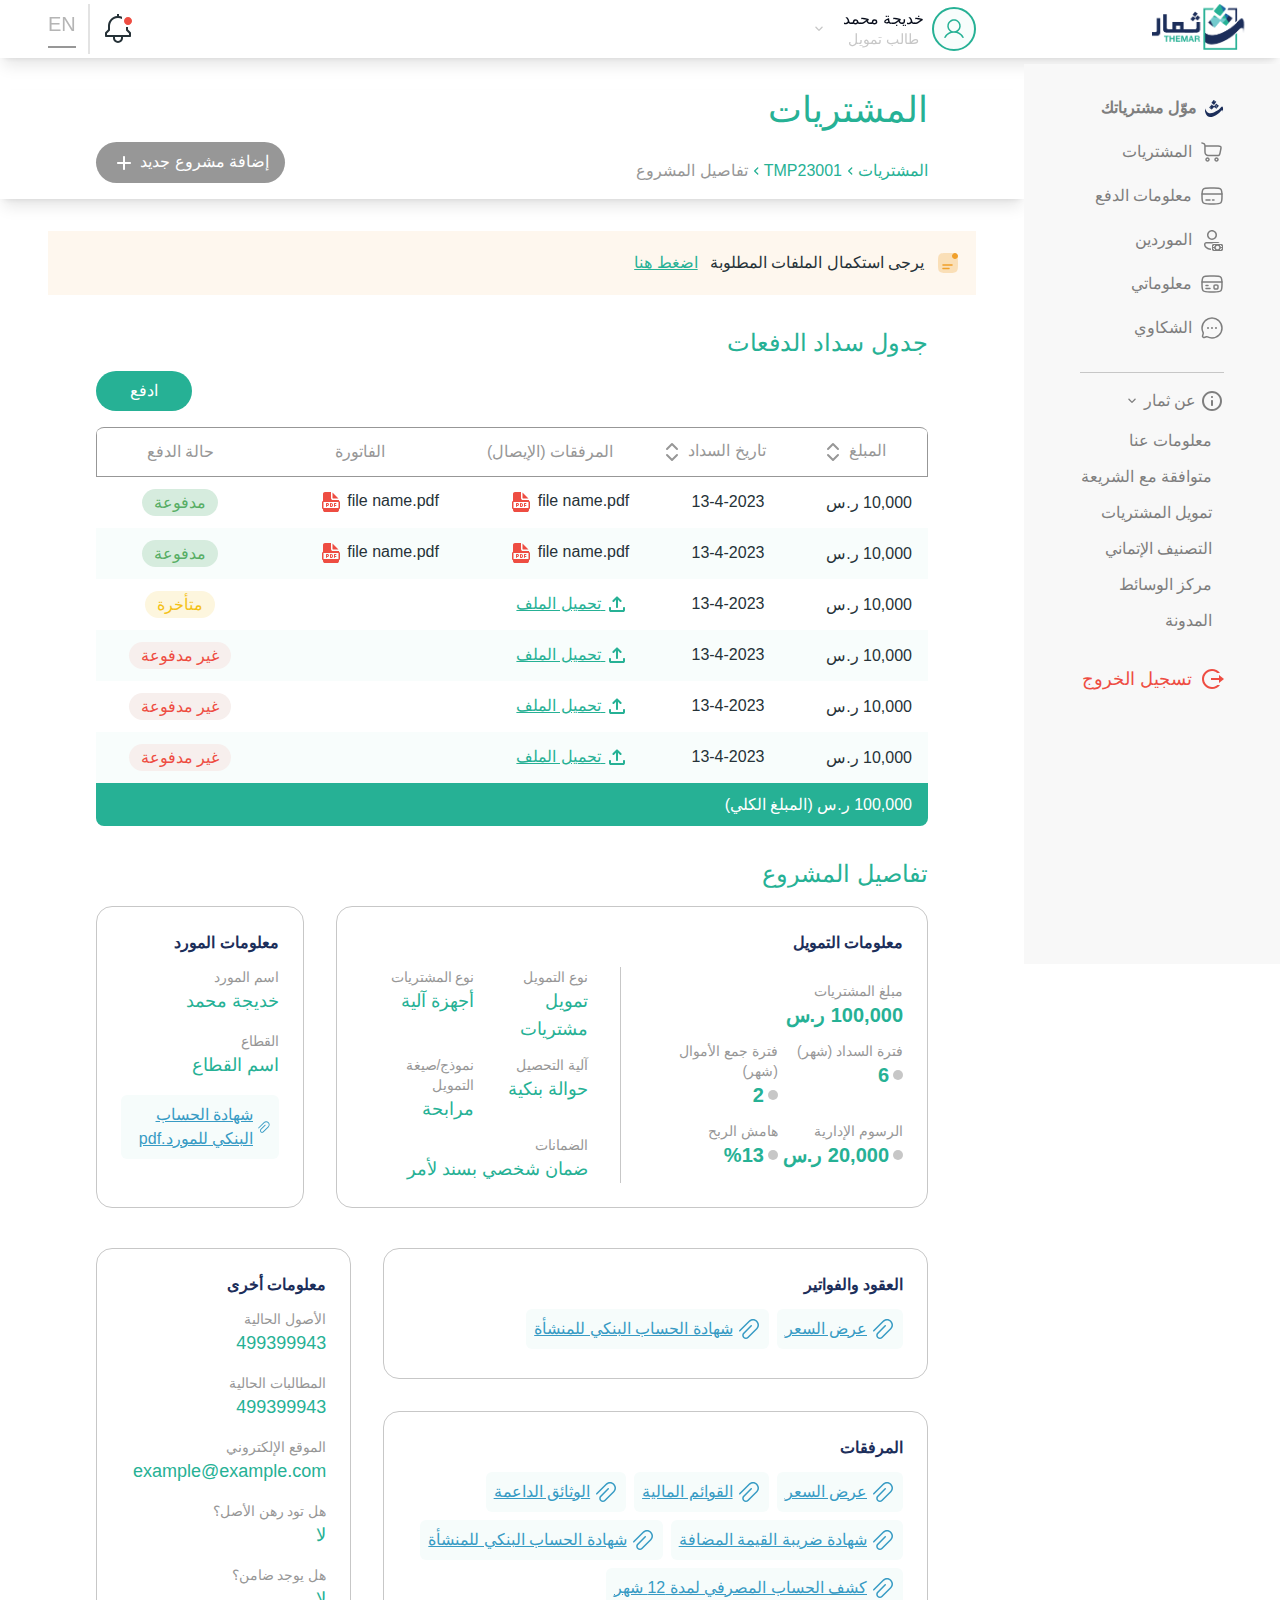
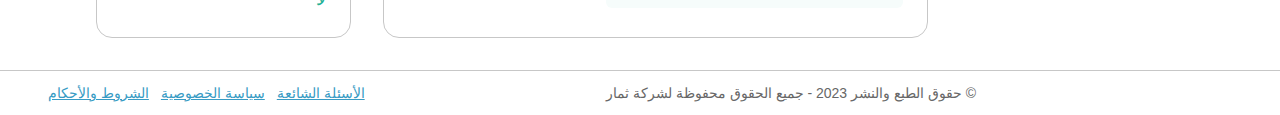
<file: html/product.html>
<html lang="ar" dir="rtl">
<head>
    <meta charset="UTF-8">
    <link rel="icon" type="image/svg+xml" href="/assets/logo.svg">
    <meta name="viewport" content="width=device-width, initial-scale=1.0">
    <title>ثمار</title>

    <link rel="stylesheet" href="../assets/css/style.css">
</head>
<body>
<div id="root">
    <div class="flex min-h-screen flex-col justify-between">
        <header class="shadow-lg bg-white z-20 sticky top-0  py-1 ">
            <div class="md:hidden flex justify-between items-center px-3">
                <svg id="menue" width="36px" height="36px" viewBox="0 0 24 24" fill="none" xmlns="http://www.w3.org/2000/svg"
                     class="cursor-pointer md:hidden">
                    <g id="Menu / Menu_Alt_01">
                        <path id="Vector" d="M12 17H19M5 12H19M5 7H19" stroke="#000000" stroke-width="2"
                              stroke-linecap="round" stroke-linejoin="round"></path>
                    </g>
                </svg>
                <a href="/">
                    <svg xmlns="http://www.w3.org/2000/svg" width="105" height="51" viewBox="0 0 105 51" fill="none"
                         class="block ">
                        <path d="M91.223 20.3007V6.38004H82.4813L83.5789 4.49976H93.143V18.0756L91.223 20.3007Z"
                              fill="#1C2E5A"></path>
                        <mask id="mask0_307_1741" maskUnits="userSpaceOnUse" x="61" y="0" width="27" height="26"
                              style="mask-type: luminance;">
                            <path d="M68.6328 25.8906C68.4078 25.8906 67.5832 25.3538 66.1879 24.2952C64.7927 23.2366 63.4005 22.0971 62.0473 20.9065C61.7264 20.6816 61.5645 20.4852 61.5645 20.3255L61.8568 19.8899L67.8088 12.6792L68.1949 12.4378C68.4198 12.4378 70.5753 13.9889 74.7767 17.1797L80.2938 10.5012L80.6829 10.2598C80.97 10.2598 83.1847 11.823 87.2646 14.9081L87.6995 15.2942L87.8937 15.6338L87.6013 16.1653L81.7468 23.2321C81.5218 23.553 81.3449 23.715 81.2152 23.715C80.9903 23.715 80.1176 23.1534 78.5522 21.9974C77.0131 20.8578 75.6943 19.7917 74.6342 18.8283L69.1658 25.4101C68.9401 25.7279 68.7617 25.8906 68.6328 25.8906ZM74.4873 13.2115C74.2624 13.2115 73.3912 12.6417 71.897 11.5179C70.4028 10.394 69.1096 9.33394 68.0517 8.36906C67.7294 8.14414 67.5659 7.94847 67.5659 7.78878L73.5636 0.239159L73.955 0C74.2121 0 76.3451 1.51442 80.2938 4.49828L80.7316 4.88589L80.9228 5.22326L80.6342 5.75705L75.0203 12.7294C74.7954 13.0488 74.6162 13.2115 74.4873 13.2115Z"
                                  fill="white"></path>
                        </mask>
                        <g mask="url(#mask0_307_1741)">
                            <path d="M87.8925 6.2919L73.2378 -3.46862L87.8925 -11.0317V6.2919Z" fill="#EE4D42"></path>
                        </g>
                        <mask id="mask1_307_1741" maskUnits="userSpaceOnUse" x="61" y="0" width="27" height="26"
                              style="mask-type: luminance;">
                            <path d="M68.6328 25.8906C68.4078 25.8906 67.5832 25.3538 66.1879 24.2952C64.7927 23.2366 63.4005 22.0971 62.0473 20.9065C61.7264 20.6816 61.5645 20.4852 61.5645 20.3255L61.8568 19.8899L67.8088 12.6792L68.1949 12.4378C68.4198 12.4378 70.5753 13.9889 74.7767 17.1797L80.2938 10.5012L80.6829 10.2598C80.97 10.2598 83.1847 11.823 87.2646 14.9081L87.6995 15.2942L87.8937 15.6338L87.6013 16.1653L81.7468 23.2321C81.5218 23.553 81.3449 23.715 81.2152 23.715C80.9903 23.715 80.1176 23.1534 78.5522 21.9974C77.0131 20.8578 75.6943 19.7917 74.6342 18.8283L69.1658 25.4101C68.9401 25.7279 68.7617 25.8906 68.6328 25.8906ZM74.4873 13.2115C74.2624 13.2115 73.3912 12.6417 71.897 11.5179C70.4028 10.394 69.1096 9.33394 68.0517 8.36906C67.7294 8.14414 67.5659 7.94847 67.5659 7.78878L73.5636 0.239159L73.955 0C74.2121 0 76.3451 1.51442 80.2938 4.49828L80.7316 4.88589L80.9228 5.22326L80.6342 5.75705L75.0203 12.7294C74.7954 13.0488 74.6162 13.2115 74.4873 13.2115Z"
                                  fill="white"></path>
                        </mask>
                        <g mask="url(#mask1_307_1741)">
                            <path d="M73.2378 -3.46851L81.5101 16.3854L87.8917 6.29127L73.2378 -3.46851Z"
                                  fill="#1D66A6"></path>
                        </g>
                        <mask id="mask2_307_1741" maskUnits="userSpaceOnUse" x="61" y="0" width="27" height="26"
                              style="mask-type: luminance;">
                            <path d="M68.6328 25.8906C68.4078 25.8906 67.5832 25.3538 66.1879 24.2952C64.7927 23.2366 63.4005 22.0971 62.0473 20.9065C61.7264 20.6816 61.5645 20.4852 61.5645 20.3255L61.8568 19.8899L67.8088 12.6792L68.1949 12.4378C68.4198 12.4378 70.5753 13.9889 74.7767 17.1797L80.2938 10.5012L80.6829 10.2598C80.97 10.2598 83.1847 11.823 87.2646 14.9081L87.6995 15.2942L87.8937 15.6338L87.6013 16.1653L81.7468 23.2321C81.5218 23.553 81.3449 23.715 81.2152 23.715C80.9903 23.715 80.1176 23.1534 78.5522 21.9974C77.0131 20.8578 75.6943 19.7917 74.6342 18.8283L69.1658 25.4101C68.9401 25.7279 68.7617 25.8906 68.6328 25.8906ZM74.4873 13.2115C74.2624 13.2115 73.3912 12.6417 71.897 11.5179C70.4028 10.394 69.1096 9.33394 68.0517 8.36906C67.7294 8.14414 67.5659 7.94847 67.5659 7.78878L73.5636 0.239159L73.955 0C74.2121 0 76.3451 1.51442 80.2938 4.49828L80.7316 4.88589L80.9228 5.22326L80.6342 5.75705L75.0203 12.7294C74.7954 13.0488 74.6162 13.2115 74.4873 13.2115Z"
                                  fill="white"></path>
                        </mask>
                        <g mask="url(#mask2_307_1741)">
                            <path d="M87.8918 26.6672L81.5103 16.3857L87.8918 6.2915V26.6672Z" fill="#1C2E5A"></path>
                        </g>
                        <mask id="mask3_307_1741" maskUnits="userSpaceOnUse" x="61" y="0" width="27" height="26"
                              style="mask-type: luminance;">
                            <path d="M68.6328 25.8906C68.4078 25.8906 67.5832 25.3538 66.1879 24.2952C64.7927 23.2366 63.4005 22.0971 62.0473 20.9065C61.7264 20.6816 61.5645 20.4852 61.5645 20.3255L61.8568 19.8899L67.8088 12.6792L68.1949 12.4378C68.4198 12.4378 70.5753 13.9889 74.7767 17.1797L80.2938 10.5012L80.6829 10.2598C80.97 10.2598 83.1847 11.823 87.2646 14.9081L87.6995 15.2942L87.8937 15.6338L87.6013 16.1653L81.7468 23.2321C81.5218 23.553 81.3449 23.715 81.2152 23.715C80.9903 23.715 80.1176 23.1534 78.5522 21.9974C77.0131 20.8578 75.6943 19.7917 74.6342 18.8283L69.1658 25.4101C68.9401 25.7279 68.7617 25.8906 68.6328 25.8906ZM74.4873 13.2115C74.2624 13.2115 73.3912 12.6417 71.897 11.5179C70.4028 10.394 69.1096 9.33394 68.0517 8.36906C67.7294 8.14414 67.5659 7.94847 67.5659 7.78878L73.5636 0.239159L73.955 0C74.2121 0 76.3451 1.51442 80.2938 4.49828L80.7316 4.88589L80.9228 5.22326L80.6342 5.75705L75.0203 12.7294C74.7954 13.0488 74.6162 13.2115 74.4873 13.2115Z"
                                  fill="white"></path>
                        </mask>
                        <g mask="url(#mask3_307_1741)">
                            <path d="M61.4206 13.1977L59.9886 -9.96851L73.2391 -3.46924L61.4206 13.1977Z"
                                  fill="#1D66A6"></path>
                        </g>
                        <mask id="mask4_307_1741" maskUnits="userSpaceOnUse" x="61" y="0" width="27" height="26"
                              style="mask-type: luminance;">
                            <path d="M68.6328 25.8906C68.4078 25.8906 67.5832 25.3538 66.1879 24.2952C64.7927 23.2366 63.4005 22.0971 62.0473 20.9065C61.7264 20.6816 61.5645 20.4852 61.5645 20.3255L61.8568 19.8899L67.8088 12.6792L68.1949 12.4378C68.4198 12.4378 70.5753 13.9889 74.7767 17.1797L80.2938 10.5012L80.6829 10.2598C80.97 10.2598 83.1847 11.823 87.2646 14.9081L87.6995 15.2942L87.8937 15.6338L87.6013 16.1653L81.7468 23.2321C81.5218 23.553 81.3449 23.715 81.2152 23.715C80.9903 23.715 80.1176 23.1534 78.5522 21.9974C77.0131 20.8578 75.6943 19.7917 74.6342 18.8283L69.1658 25.4101C68.9401 25.7279 68.7617 25.8906 68.6328 25.8906ZM74.4873 13.2115C74.2624 13.2115 73.3912 12.6417 71.897 11.5179C70.4028 10.394 69.1096 9.33394 68.0517 8.36906C67.7294 8.14414 67.5659 7.94847 67.5659 7.78878L73.5636 0.239159L73.955 0C74.2121 0 76.3451 1.51442 80.2938 4.49828L80.7316 4.88589L80.9228 5.22326L80.6342 5.75705L75.0203 12.7294C74.7954 13.0488 74.6162 13.2115 74.4873 13.2115Z"
                                  fill="white"></path>
                        </mask>
                        <g mask="url(#mask4_307_1741)">
                            <path d="M81.513 16.3854L61.4207 13.1946L73.2384 -3.46851L81.513 16.3854Z"
                                  fill="#26B195"></path>
                        </g>
                        <mask id="mask5_307_1741" maskUnits="userSpaceOnUse" x="61" y="0" width="27" height="26"
                              style="mask-type: luminance;">
                            <path d="M68.6328 25.8906C68.4078 25.8906 67.5832 25.3538 66.1879 24.2952C64.7927 23.2366 63.4005 22.0971 62.0473 20.9065C61.7264 20.6816 61.5645 20.4852 61.5645 20.3255L61.8568 19.8899L67.8088 12.6792L68.1949 12.4378C68.4198 12.4378 70.5753 13.9889 74.7767 17.1797L80.2938 10.5012L80.6829 10.2598C80.97 10.2598 83.1847 11.823 87.2646 14.9081L87.6995 15.2942L87.8937 15.6338L87.6013 16.1653L81.7468 23.2321C81.5218 23.553 81.3449 23.715 81.2152 23.715C80.9903 23.715 80.1176 23.1534 78.5522 21.9974C77.0131 20.8578 75.6943 19.7917 74.6342 18.8283L69.1658 25.4101C68.9401 25.7279 68.7617 25.8906 68.6328 25.8906ZM74.4873 13.2115C74.2624 13.2115 73.3912 12.6417 71.897 11.5179C70.4028 10.394 69.1096 9.33394 68.0517 8.36906C67.7294 8.14414 67.5659 7.94847 67.5659 7.78878L73.5636 0.239159L73.955 0C74.2121 0 76.3451 1.51442 80.2938 4.49828L80.7316 4.88589L80.9228 5.22326L80.6342 5.75705L75.0203 12.7294C74.7954 13.0488 74.6162 13.2115 74.4873 13.2115Z"
                                  fill="white"></path>
                        </mask>
                        <g mask="url(#mask5_307_1741)">
                            <path d="M77.4336 37.1266L81.5105 16.3865L87.8921 26.6681L77.4336 37.1266Z"
                                  fill="#26B195"></path>
                        </g>
                        <mask id="mask6_307_1741" maskUnits="userSpaceOnUse" x="61" y="0" width="27" height="26"
                              style="mask-type: luminance;">
                            <path d="M68.6328 25.8906C68.4078 25.8906 67.5832 25.3538 66.1879 24.2952C64.7927 23.2366 63.4005 22.0971 62.0473 20.9065C61.7264 20.6816 61.5645 20.4852 61.5645 20.3255L61.8568 19.8899L67.8088 12.6792L68.1949 12.4378C68.4198 12.4378 70.5753 13.9889 74.7767 17.1797L80.2938 10.5012L80.6829 10.2598C80.97 10.2598 83.1847 11.823 87.2646 14.9081L87.6995 15.2942L87.8937 15.6338L87.6013 16.1653L81.7468 23.2321C81.5218 23.553 81.3449 23.715 81.2152 23.715C80.9903 23.715 80.1176 23.1534 78.5522 21.9974C77.0131 20.8578 75.6943 19.7917 74.6342 18.8283L69.1658 25.4101C68.9401 25.7279 68.7617 25.8906 68.6328 25.8906ZM74.4873 13.2115C74.2624 13.2115 73.3912 12.6417 71.897 11.5179C70.4028 10.394 69.1096 9.33394 68.0517 8.36906C67.7294 8.14414 67.5659 7.94847 67.5659 7.78878L73.5636 0.239159L73.955 0C74.2121 0 76.3451 1.51442 80.2938 4.49828L80.7316 4.88589L80.9228 5.22326L80.6342 5.75705L75.0203 12.7294C74.7954 13.0488 74.6162 13.2115 74.4873 13.2115Z"
                                  fill="white"></path>
                        </mask>
                        <g mask="url(#mask6_307_1741)">
                            <path d="M61.4207 13.1951L69.043 28.7944L81.513 16.3859L61.4207 13.1951Z"
                                  fill="#72CACD"></path>
                        </g>
                        <mask id="mask7_307_1741" maskUnits="userSpaceOnUse" x="61" y="0" width="27" height="26"
                              style="mask-type: luminance;">
                            <path d="M68.6328 25.8906C68.4078 25.8906 67.5832 25.3538 66.1879 24.2952C64.7927 23.2366 63.4005 22.0971 62.0473 20.9065C61.7264 20.6816 61.5645 20.4852 61.5645 20.3255L61.8568 19.8899L67.8088 12.6792L68.1949 12.4378C68.4198 12.4378 70.5753 13.9889 74.7767 17.1797L80.2938 10.5012L80.6829 10.2598C80.97 10.2598 83.1847 11.823 87.2646 14.9081L87.6995 15.2942L87.8937 15.6338L87.6013 16.1653L81.7468 23.2321C81.5218 23.553 81.3449 23.715 81.2152 23.715C80.9903 23.715 80.1176 23.1534 78.5522 21.9974C77.0131 20.8578 75.6943 19.7917 74.6342 18.8283L69.1658 25.4101C68.9401 25.7279 68.7617 25.8906 68.6328 25.8906ZM74.4873 13.2115C74.2624 13.2115 73.3912 12.6417 71.897 11.5179C70.4028 10.394 69.1096 9.33394 68.0517 8.36906C67.7294 8.14414 67.5659 7.94847 67.5659 7.78878L73.5636 0.239159L73.955 0C74.2121 0 76.3451 1.51442 80.2938 4.49828L80.7316 4.88589L80.9228 5.22326L80.6342 5.75705L75.0203 12.7294C74.7954 13.0488 74.6162 13.2115 74.4873 13.2115Z"
                                  fill="white"></path>
                        </mask>
                        <g mask="url(#mask7_307_1741)">
                            <path d="M77.4345 37.1266L69.0437 28.795L81.5114 16.3865L77.4345 37.1266Z"
                                  fill="#26B195"></path>
                        </g>
                        <mask id="mask8_307_1741" maskUnits="userSpaceOnUse" x="61" y="0" width="27" height="26"
                              style="mask-type: luminance;">
                            <path d="M68.6328 25.8906C68.4078 25.8906 67.5832 25.3538 66.1879 24.2952C64.7927 23.2366 63.4005 22.0971 62.0473 20.9065C61.7264 20.6816 61.5645 20.4852 61.5645 20.3255L61.8568 19.8899L67.8088 12.6792L68.1949 12.4378C68.4198 12.4378 70.5753 13.9889 74.7767 17.1797L80.2938 10.5012L80.6829 10.2598C80.97 10.2598 83.1847 11.823 87.2646 14.9081L87.6995 15.2942L87.8937 15.6338L87.6013 16.1653L81.7468 23.2321C81.5218 23.553 81.3449 23.715 81.2152 23.715C80.9903 23.715 80.1176 23.1534 78.5522 21.9974C77.0131 20.8578 75.6943 19.7917 74.6342 18.8283L69.1658 25.4101C68.9401 25.7279 68.7617 25.8906 68.6328 25.8906ZM74.4873 13.2115C74.2624 13.2115 73.3912 12.6417 71.897 11.5179C70.4028 10.394 69.1096 9.33394 68.0517 8.36906C67.7294 8.14414 67.5659 7.94847 67.5659 7.78878L73.5636 0.239159L73.955 0C74.2121 0 76.3451 1.51442 80.2938 4.49828L80.7316 4.88589L80.9228 5.22326L80.6342 5.75705L75.0203 12.7294C74.7954 13.0488 74.6162 13.2115 74.4873 13.2115Z"
                                  fill="white"></path>
                        </mask>
                        <g mask="url(#mask8_307_1741)">
                            <path d="M51.6522 25.3674L61.4202 13.1951L69.0456 28.7944L51.6522 25.3674Z"
                                  fill="#1C2E5A"></path>
                        </g>
                        <mask id="mask9_307_1741" maskUnits="userSpaceOnUse" x="61" y="0" width="27" height="26"
                              style="mask-type: luminance;">
                            <path d="M68.6328 25.8906C68.4078 25.8906 67.5832 25.3538 66.1879 24.2952C64.7927 23.2366 63.4005 22.0971 62.0473 20.9065C61.7264 20.6816 61.5645 20.4852 61.5645 20.3255L61.8568 19.8899L67.8088 12.6792L68.1949 12.4378C68.4198 12.4378 70.5753 13.9889 74.7767 17.1797L80.2938 10.5012L80.6829 10.2598C80.97 10.2598 83.1847 11.823 87.2646 14.9081L87.6995 15.2942L87.8937 15.6338L87.6013 16.1653L81.7468 23.2321C81.5218 23.553 81.3449 23.715 81.2152 23.715C80.9903 23.715 80.1176 23.1534 78.5522 21.9974C77.0131 20.8578 75.6943 19.7917 74.6342 18.8283L69.1658 25.4101C68.9401 25.7279 68.7617 25.8906 68.6328 25.8906ZM74.4873 13.2115C74.2624 13.2115 73.3912 12.6417 71.897 11.5179C70.4028 10.394 69.1096 9.33394 68.0517 8.36906C67.7294 8.14414 67.5659 7.94847 67.5659 7.78878L73.5636 0.239159L73.955 0C74.2121 0 76.3451 1.51442 80.2938 4.49828L80.7316 4.88589L80.9228 5.22326L80.6342 5.75705L75.0203 12.7294C74.7954 13.0488 74.6162 13.2115 74.4873 13.2115Z"
                                  fill="white"></path>
                        </mask>
                        <g mask="url(#mask9_307_1741)">
                            <path d="M57.7894 47.0532L51.6522 25.3669L69.0456 28.7946L57.7894 47.0532Z"
                                  fill="#FFD300"></path>
                        </g>
                        <mask id="mask10_307_1741" maskUnits="userSpaceOnUse" x="58" y="6" width="47" height="43"
                              style="mask-type: luminance;">
                            <path d="M58.2341 6.38013V48.3746L104.841 47.7448V6.38013" fill="white"></path>
                        </mask>
                        <g mask="url(#mask10_307_1741)">
                            <path d="M99.9976 17.7907C99.5177 16.4398 98.8565 15.9292 98.118 15.9292C96.2677 15.9292 93.9346 19.1425 92.7636 20.3683C90.1513 23.0968 87.2187 25.4993 84.0294 27.5235C79.1323 30.6363 72.1007 34.2012 65.8174 34.2012C64.8716 34.2052 63.9277 34.1169 62.9992 33.9373C56.2435 32.6013 53.4921 25.6252 51.6897 19.7685C52.6381 22.8528 50.7279 26.8443 51.6897 29.9713C53.0482 34.3887 54.7636 39.321 58.6216 42.1917C60.5873 43.6183 62.9689 44.3562 65.3968 44.2909C68.2843 44.1758 71.1354 43.6036 73.8438 42.5958C78.9659 40.8739 83.7505 38.2766 87.9849 34.9195C90.283 33.0481 92.4243 30.992 94.3875 28.7718C95.4626 27.5902 97.0864 26.2123 98.3227 26.2123C98.5453 26.2118 98.7648 26.2653 98.9622 26.3682C99.1596 26.4711 99.3291 26.6203 99.4563 26.8031C99.7092 27.1926 99.8373 27.65 99.8236 28.1143C99.8424 28.6518 99.8596 29.1894 99.8866 29.7262C99.9233 30.4497 99.9496 31.1791 100.019 31.9004C100.049 30.0822 100.174 28.2669 100.394 26.4619C100.597 24.6624 100.66 22.85 100.583 21.0407C100.541 19.9356 100.345 18.8418 99.9983 17.7915"
                                  fill="#1C2E5A"></path>
                        </g>
                        <path d="M56.2344 4.49976V50.254H93.142V31.8111L91.2228 33.5962V48.3745H58.2354V6.38004H66.3323L67.8212 4.49976H56.2344Z"
                              fill="#26B195"></path>
                        <path d="M5.10405 28.7332C5.15307 29.2752 5.03564 29.8192 4.76743 30.2926C4.59183 30.4837 4.37313 30.6301 4.12953 30.7195C3.88593 30.809 3.62449 30.839 3.36697 30.8069L0 30.8242V34.8292H5.44067C5.91644 34.8472 6.39087 34.7677 6.83477 34.5956C7.27868 34.4235 7.68268 34.1623 8.02194 33.8283C8.36936 33.4515 8.63694 33.0084 8.80856 32.5254C8.98019 32.0425 9.0523 31.5299 9.02056 31.0184V15.4243H5.10405V28.7332Z"
                              fill="#1C2E5A"></path>
                        <path d="M18.4086 34.8643V36.072H16.4279V41.3868H15.0071V36.072H13.0354V34.8643H18.4086Z"
                              fill="#26B195"></path>
                        <path d="M24.7068 34.8643V41.3868H23.2824V38.5484H20.6194V41.3868H19.1949V34.8643H20.6194V37.3383H23.2861V34.8643H24.7068Z"
                              fill="#26B195"></path>
                        <path d="M30.8621 34.8643V36.072H27.3947V37.4605H30.575V38.5806H27.3947V40.1775H30.9273V41.3868H25.9702V34.8643H30.8621Z"
                              fill="#26B195"></path>
                        <path d="M38.9881 34.8643V41.3868H37.6386V39.4323C37.6386 38.3827 37.6679 37.2811 37.7263 36.1275C37.5129 36.9697 37.289 37.7302 37.0546 38.4089L36.0365 41.3868H34.9164L33.8706 38.4696C33.6054 37.7119 33.3844 36.9394 33.2086 36.156C33.263 37.433 33.2903 38.4741 33.2903 39.2793V41.3868H31.9408V34.8643H33.965L34.9397 37.6967C35.1649 38.3721 35.3457 39.0616 35.4809 39.7606C35.6252 39.0572 35.8123 38.3631 36.041 37.6824L36.9759 34.8643H38.9881Z"
                              fill="#26B195"></path>
                        <path d="M41.0896 41.3863H39.6232L42.1085 34.8511H43.5809L46.055 41.3848H44.5608L44.0465 39.9236H41.6174L41.0926 41.3856L41.0896 41.3863ZM42.8394 36.2905C42.733 36.6706 42.583 37.134 42.3814 37.7075L41.9608 38.8823H43.6956L43.275 37.7075C43.1048 37.2432 42.9593 36.7703 42.8394 36.2905Z"
                              fill="#26B195"></path>
                        <path d="M48.1007 41.3865H46.6763V34.864H49.8326C50.3288 34.8373 50.8235 34.9407 51.2675 35.1639C51.5389 35.3171 51.7622 35.5429 51.9125 35.816C52.0628 36.089 52.1341 36.3985 52.1184 36.7098C52.1353 37.1594 51.9736 37.5973 51.6686 37.9281C51.5066 38.0985 51.3068 38.2284 51.0853 38.3074C51.3644 38.3738 51.6065 38.5465 51.7601 38.7887C51.8989 39.0221 51.9856 39.2827 52.0142 39.5527C52.0292 39.6442 52.0607 39.9508 52.1072 40.4643C52.1044 40.7578 52.1702 41.0479 52.2991 41.3115L52.3584 41.3865H50.8747C50.83 41.2938 50.7973 41.1958 50.7772 41.0949C50.7555 40.9966 50.7232 40.645 50.6797 40.0453C50.6894 39.8456 50.6531 39.6465 50.5737 39.4631C50.4942 39.2797 50.3738 39.117 50.2217 38.9874C49.9608 38.8582 49.6702 38.8007 49.3797 38.821H48.1007V41.3865ZM48.1007 35.9885V37.7796H49.4502C49.7701 37.8058 50.0909 37.7417 50.3761 37.5944C50.4886 37.5133 50.5787 37.4049 50.6379 37.2794C50.697 37.1539 50.7233 37.0154 50.7142 36.877C50.7285 36.7151 50.692 36.5528 50.61 36.4126C50.5279 36.2724 50.4042 36.1611 50.2562 36.0943C50.019 36.0088 49.7672 35.9711 49.5154 35.9833L48.1007 35.9885Z"
                              fill="#26B195"></path>
                        <path d="M44.8907 18.8534C44.5355 18.6914 44.2069 18.4765 43.9161 18.2161C43.3553 17.7903 42.7997 17.336 42.2667 16.8667C42.1377 16.7744 42.0725 16.6995 42.0725 16.6342L42.1887 16.4603L44.5631 13.5844L44.7168 13.4877C45.6302 14.0626 46.5066 14.6944 47.3407 15.3792L49.5419 12.7155L49.6971 12.6188C50.6188 13.1668 51.4962 13.7862 52.3211 14.4713L52.4943 14.625L52.5693 14.7607L52.456 14.9751L50.1214 17.7926C50.0337 17.9185 49.9603 17.9852 49.9093 17.9852C49.5249 17.8073 49.1673 17.5764 48.8469 17.2992C48.2389 16.8494 47.7134 16.4251 47.2845 16.0352L45.1036 18.6592C45.0136 18.7882 44.9424 18.8534 44.8907 18.8534ZM47.226 13.7958C46.8511 13.6216 46.5032 13.3943 46.1929 13.1211C45.5977 12.6713 45.0819 12.2514 44.659 11.8668C44.5308 11.7768 44.4656 11.6989 44.4656 11.6352L46.8594 8.6243L47.0139 8.52759C47.8989 9.06391 48.7438 9.66375 49.5419 10.3224L49.7196 10.4768L49.7946 10.6118L49.6799 10.8247L47.4382 13.6039C47.349 13.7314 47.2778 13.7958 47.226 13.7958Z"
                              fill="#1C2E5A"></path>
                        <path d="M45.4381 31.3529H35.7795V31.3357H16.0733C15.0086 31.4155 13.9548 31.0769 13.1359 30.3918C12.7883 30.0116 12.5221 29.5644 12.3537 29.0775C12.1853 28.5907 12.1183 28.0746 12.1568 27.5609V11.2036H16.0553V25.8065C16.0251 26.0681 16.0575 26.333 16.1499 26.5796C16.2424 26.8261 16.3921 27.0471 16.5868 27.2242C17.0261 27.4609 17.5245 27.5651 18.0218 27.5241H22.3402V19.8823H34.5882V27.5084L36.8254 27.5249H44.1973V27.5069L46.1826 27.5249H46.4547C46.9476 27.5572 47.4424 27.5089 47.9196 27.3817C48.3897 27.1703 48.6281 26.632 48.6281 25.7863V19.958H52.5094V27.4896C52.548 28.0126 52.4799 28.5379 52.3093 29.0337C52.1386 29.5295 51.869 29.9854 51.5168 30.3738C50.693 31.0706 49.6283 31.4158 48.5524 31.3349H45.4336V31.3514L45.4381 31.3529ZM26.3106 23.7493V27.4911H26.546V27.5069H29.4879C29.5697 27.507 29.6513 27.5017 29.7323 27.4911H30.7339V23.7493H29.7338C29.6523 23.7381 29.5702 23.7326 29.4879 23.7328H26.546V23.7493H26.3106Z"
                              fill="#1C2E5A"></path>
                    </svg>
                </a></div>
            <div class="hidden md:flex">
                <div class="basis-64 "><a class="w-max inline-block pr-8" href="/"><img src="../assets/images/home/logo.png" alt="logo"
                                                                                        class="w-24"></a></div>
                <div class="flex max-w-5xl flex-1 mx-auto md:px-3 lg:px-6 xl:px-12">
                    <div class="hidden md:flex flex-1  flex items-center gap-2 ">
                        <div class="rounded-full border-2 p-2 border-primary-main bg-primary-light">
                            <svg xmlns="http://www.w3.org/2000/svg" width="24" height="24" viewBox="0 0 24 24"
                                 fill="none">
                                <path d="M21.6486 19.8751C20.2208 17.4067 18.0205 15.6367 15.4527 14.7976C16.7229 14.0415 17.7097 12.8893 18.2617 11.518C18.8136 10.1468 18.9002 8.63224 18.5081 7.20701C18.116 5.78178 17.2668 4.52467 16.0911 3.62873C14.9154 2.73279 13.4781 2.24756 11.9999 2.24756C10.5217 2.24756 9.08438 2.73279 7.90866 3.62873C6.73294 4.52467 5.88382 5.78178 5.49171 7.20701C5.09959 8.63224 5.18616 10.1468 5.73813 11.518C6.29009 12.8893 7.27692 14.0415 8.54708 14.7976C5.97926 15.6357 3.77895 17.4057 2.35114 19.8751C2.29878 19.9605 2.26405 20.0555 2.249 20.1545C2.23394 20.2535 2.23888 20.3545 2.2635 20.4516C2.28813 20.5487 2.33195 20.6399 2.39238 20.7197C2.45281 20.7996 2.52862 20.8666 2.61535 20.9167C2.70207 20.9667 2.79795 20.999 2.89733 21.0114C2.99671 21.0238 3.09757 21.0163 3.19397 20.9891C3.29037 20.9619 3.38034 20.9157 3.45859 20.8532C3.53684 20.7907 3.60178 20.7131 3.64958 20.6251C5.41583 17.5726 8.5377 15.7501 11.9999 15.7501C15.4621 15.7501 18.584 17.5726 20.3502 20.6251C20.398 20.7131 20.4629 20.7907 20.5412 20.8532C20.6194 20.9157 20.7094 20.9619 20.8058 20.9891C20.9022 21.0163 21.0031 21.0238 21.1024 21.0114C21.2018 20.999 21.2977 20.9667 21.3844 20.9167C21.4712 20.8666 21.547 20.7996 21.6074 20.7197C21.6678 20.6399 21.7116 20.5487 21.7363 20.4516C21.7609 20.3545 21.7658 20.2535 21.7508 20.1545C21.7357 20.0555 21.701 19.9605 21.6486 19.8751ZM6.74989 9.00011C6.74989 7.96176 7.0578 6.94672 7.63467 6.08337C8.21155 5.22001 9.03149 4.5471 9.9908 4.14974C10.9501 3.75238 12.0057 3.64841 13.0241 3.85099C14.0425 4.05356 14.978 4.55357 15.7122 5.2878C16.4464 6.02202 16.9464 6.95748 17.149 7.97589C17.3516 8.99429 17.2476 10.0499 16.8503 11.0092C16.4529 11.9685 15.78 12.7884 14.9166 13.3653C14.0533 13.9422 13.0382 14.2501 11.9999 14.2501C10.608 14.2486 9.27347 13.695 8.28922 12.7108C7.30498 11.7265 6.75138 10.392 6.74989 9.00011Z"
                                      fill="#26B195"></path>
                            </svg>
                        </div>
                        <div class="leading-5"><h6>خديجة محمد</h6>
                            <p class="text-text-300 text-sm text-center">طالب تمويل</p></div>
                        <svg width="16px" xmlns="http://www.w3.org/2000/svg" viewBox="0 0 24 24" fill="none"
                             class="text-text-300 mr-2">
                            <path d="M12 14.975C11.8667 14.975 11.7377 14.95 11.613 14.9C11.4877 14.85 11.3833 14.7834 11.3 14.7L6.69999 10.1C6.51665 9.91672 6.42499 9.68338 6.42499 9.40005C6.42499 9.11671 6.51665 8.88338 6.69999 8.70005C6.88332 8.51672 7.11665 8.42505 7.39999 8.42505C7.68332 8.42505 7.91665 8.51672 8.09999 8.70005L12 12.6L15.9 8.70005C16.0833 8.51672 16.3167 8.42505 16.6 8.42505C16.8833 8.42505 17.1167 8.51672 17.3 8.70005C17.4833 8.88338 17.575 9.11671 17.575 9.40005C17.575 9.68338 17.4833 9.91672 17.3 10.1L12.7 14.7C12.6 14.8 12.4917 14.8707 12.375 14.912C12.2583 14.954 12.1333 14.975 12 14.975Z"
                                  fill="currentColor"></path>
                        </svg>
                    </div>
                    <div class="hidden md:flex  flex gap-3 items-center">
                        <svg xmlns="http://www.w3.org/2000/svg" width="32" height="32" viewBox="0 0 32 32" fill="none">
                            <path d="M26 16.586V14H24V17C24.0001 17.2652 24.1054 17.5195 24.293 17.707L27 20.414V22H5V20.414L7.707 17.707C7.89455 17.5195 7.99994 17.2652 8 17V13C7.99721 11.5948 8.3653 10.2137 9.06709 8.99632C9.76887 7.7789 10.7795 6.76823 11.9969 6.06641C13.2143 5.36458 14.5953 4.99644 16.0005 4.99918C17.4058 5.00192 18.7853 5.37543 20 6.082V3.847C19.0481 3.42552 18.0356 3.15688 17 3.051V1H15V3.05C12.5346 3.30093 10.2498 4.45712 8.58737 6.29498C6.92498 8.13285 6.0031 10.5218 6 13V16.586L3.293 19.293C3.10545 19.4805 3.00006 19.7348 3 20V23C3 23.2652 3.10536 23.5196 3.29289 23.7071C3.48043 23.8946 3.73478 24 4 24H11V25C11 26.3261 11.5268 27.5979 12.4645 28.5355C13.4021 29.4732 14.6739 30 16 30C17.3261 30 18.5979 29.4732 19.5355 28.5355C20.4732 27.5979 21 26.3261 21 25V24H28C28.2652 24 28.5196 23.8946 28.7071 23.7071C28.8946 23.5196 29 23.2652 29 23V20C28.9999 19.7348 28.8946 19.4805 28.707 19.293L26 16.586ZM19 25C19 25.7956 18.6839 26.5587 18.1213 27.1213C17.5587 27.6839 16.7956 28 16 28C15.2044 28 14.4413 27.6839 13.8787 27.1213C13.3161 26.5587 13 25.7956 13 25V24H19V25Z"
                                  fill="#263238"></path>
                            <path d="M26 12C28.2091 12 30 10.2091 30 8C30 5.79086 28.2091 4 26 4C23.7909 4 22 5.79086 22 8C22 10.2091 23.7909 12 26 12Z"
                                  fill="#EE4D42"></path>
                        </svg>
                        <svg xmlns="http://www.w3.org/2000/svg" width="2" height="50" viewBox="0 0 2 50" fill="none">
                            <path d="M1 0V50" stroke="#C7C7C7"></path>
                        </svg>
                        <p class="border-b-2 pb-2 text-text-200 border-gray-700 text-xl">EN</p></div>
                </div>
            </div>
        </header>
        <aside id="sidebar-mobile"
               class="fixed z-20 bg-gray-300 top-0 bottom-0 shadow-xl  min-w-[300px] -right-full  md:hidden overflow-auto">
            <div class="px-2">
                <div class="px-2 h-16 flex items-center justify-between mb-4">
                    <svg id="cancel" width="36px" height="36px" viewBox="0 0 24 24" fill="none"
                         xmlns="http://www.w3.org/2000/svg"
                         class="cursor-pointer">
                        <path d="M18 18l-6-6m0 0L6 6m6 6l6-6m-6 6l-6 6" stroke="#000" stroke-width="2"
                              stroke-linecap="round" stroke-linejoin="round"></path>
                    </svg>
                    <div class="undefined flex gap-3 items-center">
                        <svg xmlns="http://www.w3.org/2000/svg" width="32" height="32" viewBox="0 0 32 32" fill="none">
                            <path d="M26 16.586V14H24V17C24.0001 17.2652 24.1054 17.5195 24.293 17.707L27 20.414V22H5V20.414L7.707 17.707C7.89455 17.5195 7.99994 17.2652 8 17V13C7.99721 11.5948 8.3653 10.2137 9.06709 8.99632C9.76887 7.7789 10.7795 6.76823 11.9969 6.06641C13.2143 5.36458 14.5953 4.99644 16.0005 4.99918C17.4058 5.00192 18.7853 5.37543 20 6.082V3.847C19.0481 3.42552 18.0356 3.15688 17 3.051V1H15V3.05C12.5346 3.30093 10.2498 4.45712 8.58737 6.29498C6.92498 8.13285 6.0031 10.5218 6 13V16.586L3.293 19.293C3.10545 19.4805 3.00006 19.7348 3 20V23C3 23.2652 3.10536 23.5196 3.29289 23.7071C3.48043 23.8946 3.73478 24 4 24H11V25C11 26.3261 11.5268 27.5979 12.4645 28.5355C13.4021 29.4732 14.6739 30 16 30C17.3261 30 18.5979 29.4732 19.5355 28.5355C20.4732 27.5979 21 26.3261 21 25V24H28C28.2652 24 28.5196 23.8946 28.7071 23.7071C28.8946 23.5196 29 23.2652 29 23V20C28.9999 19.7348 28.8946 19.4805 28.707 19.293L26 16.586ZM19 25C19 25.7956 18.6839 26.5587 18.1213 27.1213C17.5587 27.6839 16.7956 28 16 28C15.2044 28 14.4413 27.6839 13.8787 27.1213C13.3161 26.5587 13 25.7956 13 25V24H19V25Z"
                                  fill="#263238"></path>
                            <path d="M26 12C28.2091 12 30 10.2091 30 8C30 5.79086 28.2091 4 26 4C23.7909 4 22 5.79086 22 8C22 10.2091 23.7909 12 26 12Z"
                                  fill="#EE4D42"></path>
                        </svg>
                        <svg xmlns="http://www.w3.org/2000/svg" width="2" height="50" viewBox="0 0 2 50" fill="none">
                            <path d="M1 0V50" stroke="#C7C7C7"></path>
                        </svg>
                        <p class="border-b-2 pb-2 text-text-200 border-gray-700 text-xl">EN</p></div>
                </div>
            </div>
            <div class="px-8">
                <div class="undefined flex items-center gap-2">
                    <div class="rounded-full border-2 p-2 border-primary-main bg-primary-light">
                        <svg xmlns="http://www.w3.org/2000/svg" width="24" height="24" viewBox="0 0 24 24" fill="none">
                            <path d="M21.6486 19.8751C20.2208 17.4067 18.0205 15.6367 15.4527 14.7976C16.7229 14.0415 17.7097 12.8893 18.2617 11.518C18.8136 10.1468 18.9002 8.63224 18.5081 7.20701C18.116 5.78178 17.2668 4.52467 16.0911 3.62873C14.9154 2.73279 13.4781 2.24756 11.9999 2.24756C10.5217 2.24756 9.08438 2.73279 7.90866 3.62873C6.73294 4.52467 5.88382 5.78178 5.49171 7.20701C5.09959 8.63224 5.18616 10.1468 5.73813 11.518C6.29009 12.8893 7.27692 14.0415 8.54708 14.7976C5.97926 15.6357 3.77895 17.4057 2.35114 19.8751C2.29878 19.9605 2.26405 20.0555 2.249 20.1545C2.23394 20.2535 2.23888 20.3545 2.2635 20.4516C2.28813 20.5487 2.33195 20.6399 2.39238 20.7197C2.45281 20.7996 2.52862 20.8666 2.61535 20.9167C2.70207 20.9667 2.79795 20.999 2.89733 21.0114C2.99671 21.0238 3.09757 21.0163 3.19397 20.9891C3.29037 20.9619 3.38034 20.9157 3.45859 20.8532C3.53684 20.7907 3.60178 20.7131 3.64958 20.6251C5.41583 17.5726 8.5377 15.7501 11.9999 15.7501C15.4621 15.7501 18.584 17.5726 20.3502 20.6251C20.398 20.7131 20.4629 20.7907 20.5412 20.8532C20.6194 20.9157 20.7094 20.9619 20.8058 20.9891C20.9022 21.0163 21.0031 21.0238 21.1024 21.0114C21.2018 20.999 21.2977 20.9667 21.3844 20.9167C21.4712 20.8666 21.547 20.7996 21.6074 20.7197C21.6678 20.6399 21.7116 20.5487 21.7363 20.4516C21.7609 20.3545 21.7658 20.2535 21.7508 20.1545C21.7357 20.0555 21.701 19.9605 21.6486 19.8751ZM6.74989 9.00011C6.74989 7.96176 7.0578 6.94672 7.63467 6.08337C8.21155 5.22001 9.03149 4.5471 9.9908 4.14974C10.9501 3.75238 12.0057 3.64841 13.0241 3.85099C14.0425 4.05356 14.978 4.55357 15.7122 5.2878C16.4464 6.02202 16.9464 6.95748 17.149 7.97589C17.3516 8.99429 17.2476 10.0499 16.8503 11.0092C16.4529 11.9685 15.78 12.7884 14.9166 13.3653C14.0533 13.9422 13.0382 14.2501 11.9999 14.2501C10.608 14.2486 9.27347 13.695 8.28922 12.7108C7.30498 11.7265 6.75138 10.392 6.74989 9.00011Z"
                                  fill="#26B195"></path>
                        </svg>
                    </div>
                    <div class="leading-5"><h6>خديجة محمد</h6>
                        <p class="text-text-300 text-sm text-center">طالب تمويل</p></div>
                    <svg width="16px" xmlns="http://www.w3.org/2000/svg" viewBox="0 0 24 24" fill="none"
                         class="text-text-300 mr-2">
                        <path d="M12 14.975C11.8667 14.975 11.7377 14.95 11.613 14.9C11.4877 14.85 11.3833 14.7834 11.3 14.7L6.69999 10.1C6.51665 9.91672 6.42499 9.68338 6.42499 9.40005C6.42499 9.11671 6.51665 8.88338 6.69999 8.70005C6.88332 8.51672 7.11665 8.42505 7.39999 8.42505C7.68332 8.42505 7.91665 8.51672 8.09999 8.70005L12 12.6L15.9 8.70005C16.0833 8.51672 16.3167 8.42505 16.6 8.42505C16.8833 8.42505 17.1167 8.51672 17.3 8.70005C17.4833 8.88338 17.575 9.11671 17.575 9.40005C17.575 9.68338 17.4833 9.91672 17.3 10.1L12.7 14.7C12.6 14.8 12.4917 14.8707 12.375 14.912C12.2583 14.954 12.1333 14.975 12 14.975Z"
                              fill="currentColor"></path>
                    </svg>
                </div>
            </div>
            <section class=" h-full undefined">
                <div class=" px-8 pt-8 text-text-400 pb-4">
                    <nav class="space-y-5 border-b border-text-300 pb-8"><a
                            class="font-bold flex gap-2 items-center text-black cursor-pointer " href="/paay"><img
                            src="../assets/images/icons/sells.svg" alt="ث"><span
                            class="text-text-400">موّل مشترياتك</span></a><a
                            class="undefined flex gap-2 items-center hover:text-primary-main cursor-pointer"
                            href="product.html">
                        <svg xmlns="http://www.w3.org/2000/svg" width="24" height="24" viewBox="0 0 24 24" fill="none">
                            <path d="M7.5 18C7.89782 18 8.27936 18.158 8.56066 18.4393C8.84196 18.7206 9 19.1022 9 19.5C9 19.8978 8.84196 20.2794 8.56066 20.5607C8.27936 20.842 7.89782 21 7.5 21C7.10218 21 6.72064 20.842 6.43934 20.5607C6.15804 20.2794 6 19.8978 6 19.5C6 19.1022 6.15804 18.7206 6.43934 18.4393C6.72064 18.158 7.10218 18 7.5 18ZM16.5 18C16.8978 18 17.2794 18.158 17.5607 18.4393C17.842 18.7206 18 19.1022 18 19.5C18 19.8978 17.842 20.2794 17.5607 20.5607C17.2794 20.842 16.8978 21 16.5 21C16.1022 21 15.7206 20.842 15.4393 20.5607C15.158 20.2794 15 19.8978 15 19.5C15 19.1022 15.158 18.7206 15.4393 18.4393C15.7206 18.158 16.1022 18 16.5 18Z"
                                  stroke="currentColor" stroke-width="1.5"></path>
                            <path d="M2.24902 2.29202C2.06125 2.22598 1.85493 2.23724 1.67546 2.32332C1.49599 2.4094 1.35806 2.56325 1.29202 2.75102C1.22598 2.9388 1.23724 3.14511 1.32332 3.32458C1.4094 3.50406 1.56325 3.64198 1.75102 3.70802L2.24902 2.29202ZM20.658 9.88302L21.392 10.034L21.393 10.03L20.658 9.88302ZM20.734 6.69802L20.14 7.15402L20.735 6.69702L20.734 6.69802ZM5.70802 9.76002V7.03802H4.20802V9.76002H5.70802ZM2.51002 2.38402L2.24902 2.29202L1.75102 3.70802L2.01202 3.79902L2.51002 2.38402ZM10.938 16.25H16.24V14.75H10.938V16.25ZM5.70802 7.03802C5.70802 6.33102 5.70902 5.74102 5.65802 5.26202C5.60302 4.76502 5.48802 4.31202 5.20602 3.90002L3.96702 4.74602C4.05702 4.87802 4.12702 5.06002 4.16602 5.42302C4.20702 5.80302 4.20802 6.29802 4.20802 7.03802H5.70802ZM2.01202 3.79902C2.68002 4.03402 3.11902 4.19002 3.44202 4.35002C3.74502 4.49802 3.87902 4.61802 3.96702 4.74702L5.20602 3.90002C4.92202 3.48402 4.54302 3.21802 4.10202 3.00102C3.68202 2.79502 3.14402 2.60702 2.51002 2.38402L2.01202 3.79902ZM4.20802 9.76002C4.20802 11.213 4.22202 12.26 4.35802 13.06C4.50502 13.914 4.79802 14.526 5.34302 15.102L6.43202 14.07C6.11202 13.732 5.93902 13.402 5.83702 12.807C5.72702 12.157 5.70802 11.249 5.70802 9.76002H4.20802ZM10.938 14.75C9.52102 14.75 8.53802 14.748 7.79702 14.643C7.08202 14.542 6.70502 14.358 6.43202 14.07L5.34302 15.102C5.93702 15.729 6.69002 16.002 7.58602 16.128C8.45602 16.252 9.56702 16.25 10.938 16.25V14.75ZM4.95802 6.87002H17.088V5.37002H4.95902L4.95802 6.87002ZM19.923 9.73102L19.423 12.156L20.893 12.458L21.392 10.034L19.923 9.73102ZM17.09 6.87002C17.946 6.87002 18.7 6.87102 19.295 6.93702C19.59 6.97102 19.812 7.01702 19.967 7.07102C20.128 7.12802 20.154 7.17102 20.141 7.15402L21.33 6.24002C21.095 5.93402 20.765 5.76102 20.464 5.65602C20.1385 5.54901 19.8021 5.47858 19.461 5.44602C18.766 5.36902 17.918 5.37002 17.09 5.37002V6.87002ZM21.393 10.03C21.563 9.18202 21.707 8.47002 21.742 7.90002C21.779 7.31402 21.712 6.73602 21.33 6.24002L20.141 7.15402C20.203 7.23502 20.271 7.38002 20.245 7.80802C20.218 8.25202 20.101 8.84502 19.923 9.73602L21.393 10.03ZM16.24 16.25C17.002 16.25 17.642 16.251 18.158 16.188C18.693 16.123 19.182 15.979 19.608 15.632L18.66 14.469C18.535 14.571 18.358 14.653 17.975 14.699C17.572 14.749 17.04 14.75 16.24 14.75V16.25ZM19.425 12.156C19.263 12.939 19.155 13.459 19.025 13.844C18.902 14.21 18.785 14.367 18.66 14.469L19.608 15.632C20.035 15.284 20.274 14.835 20.446 14.323C20.612 13.831 20.74 13.205 20.894 12.459L19.425 12.156Z"
                                  fill="currentColor"></path>
                        </svg>
                        <span>المشتريات</span></a><a
                            class="undefined flex gap-2 items-center hover:text-primary-main cursor-pointer"
                            href="/payment">
                        <svg xmlns="http://www.w3.org/2000/svg" width="24" height="24" viewBox="0 0 24 24" fill="none">
                            <path d="M2 12C2 8.229 2 6.343 3.172 5.172C4.343 4 6.229 4 10 4H14C17.771 4 19.657 4 20.828 5.172C22 6.343 22 8.229 22 12C22 15.771 22 17.657 20.828 18.828C19.657 20 17.771 20 14 20H10C6.229 20 4.343 20 3.172 18.828C2 17.657 2 15.771 2 12Z"
                                  stroke="currentColor" stroke-width="1.5"></path>
                            <path d="M10 16H6M14 16H12.5M2 10H22" stroke="currentColor" stroke-width="1.5"
                                  stroke-linecap="round"></path>
                        </svg>
                        <span>معلومات الدفع</span></a><a
                            class="undefined flex gap-2 items-center hover:text-primary-main cursor-pointer"
                            href="/import">
                        <svg xmlns="http://www.w3.org/2000/svg" width="24" height="24" viewBox="0 0 24 24" fill="none">
                            <path d="M17.755 13.9999C18.535 13.9999 19.221 14.3969 19.625 14.9999H13.5C12.937 14.9999 12.418 15.1859 12 15.4999H6.25303C6.1545 15.4998 6.05691 15.5191 5.96586 15.5567C5.87481 15.5943 5.79207 15.6496 5.7224 15.7193C5.65273 15.7889 5.59749 15.8717 5.55985 15.9627C5.52221 16.0538 5.5029 16.1514 5.50303 16.2499V16.8269C5.50303 17.3619 5.69503 17.8799 6.04303 18.2869C7.13803 19.5699 8.77703 20.3029 11 20.4669V21.4999C11 21.6609 11.015 21.8199 11.045 21.9719C8.36803 21.8029 6.30503 20.9059 4.90203 19.2619C4.32241 18.583 4.004 17.7196 4.00403 16.8269V16.2489C4.00403 15.6524 4.24098 15.0804 4.66274 14.6586C5.08451 14.2368 5.65656 13.9999 6.25303 13.9999H17.755ZM12 2.00488C12.6566 2.00488 13.3068 2.13421 13.9134 2.38548C14.5201 2.63676 15.0713 3.00506 15.5356 3.46935C15.9999 3.93364 16.3682 4.48484 16.6194 5.09147C16.8707 5.69809 17 6.34827 17 7.00488C17 7.66149 16.8707 8.31167 16.6194 8.9183C16.3682 9.52493 15.9999 10.0761 15.5356 10.5404C15.0713 11.0047 14.5201 11.373 13.9134 11.6243C13.3068 11.8756 12.6566 12.0049 12 12.0049C10.6739 12.0049 9.40218 11.4781 8.46449 10.5404C7.52681 9.60273 7.00003 8.33097 7.00003 7.00488C7.00003 5.6788 7.52681 4.40703 8.46449 3.46935C9.40218 2.53167 10.6739 2.00488 12 2.00488ZM12 3.50488C11.5404 3.50488 11.0853 3.59541 10.6606 3.7713C10.236 3.9472 9.85016 4.205 9.52515 4.53001C9.20015 4.85501 8.94234 5.24085 8.76645 5.66549C8.59056 6.09013 8.50003 6.54526 8.50003 7.00488C8.50003 7.46451 8.59056 7.91963 8.76645 8.34427C8.94234 8.76891 9.20015 9.15475 9.52515 9.47976C9.85016 9.80476 10.236 10.0626 10.6606 10.2385C11.0853 10.4144 11.5404 10.5049 12 10.5049C12.9283 10.5049 13.8185 10.1361 14.4749 9.47976C15.1313 8.82338 15.5 7.93314 15.5 7.00488C15.5 6.07662 15.1313 5.18639 14.4749 4.53001C13.8185 3.87363 12.9283 3.50488 12 3.50488ZM12 17.4999C12 17.1021 12.1581 16.7205 12.4394 16.4392C12.7207 16.1579 13.1022 15.9999 13.5 15.9999H21.5C21.8979 15.9999 22.2794 16.1579 22.5607 16.4392C22.842 16.7205 23 17.1021 23 17.4999V21.4999C23 21.8977 22.842 22.2792 22.5607 22.5605C22.2794 22.8418 21.8979 22.9999 21.5 22.9999H13.5C13.1022 22.9999 12.7207 22.8418 12.4394 22.5605C12.1581 22.2792 12 21.8977 12 21.4999V17.4999ZM22 17.9999C21.7348 17.9999 21.4805 17.8945 21.2929 17.707C21.1054 17.5195 21 17.2651 21 16.9999H20C20 17.5303 20.2107 18.039 20.5858 18.4141C20.9609 18.7892 21.4696 18.9999 22 18.9999V17.9999ZM22 19.9999C21.4696 19.9999 20.9609 20.2106 20.5858 20.5857C20.2107 20.9607 20 21.4694 20 21.9999H21C21 21.7347 21.1054 21.4803 21.2929 21.2928C21.4805 21.1052 21.7348 20.9999 22 20.9999V19.9999ZM14 16.9999C14 17.2651 13.8947 17.5195 13.7071 17.707C13.5196 17.8945 13.2652 17.9999 13 17.9999V18.9999C13.5305 18.9999 14.0392 18.7892 14.4142 18.4141C14.7893 18.039 15 17.5303 15 16.9999H14ZM15 21.9999C15 21.4694 14.7893 20.9607 14.4142 20.5857C14.0392 20.2106 13.5305 19.9999 13 19.9999V20.9999C13.2652 20.9999 13.5196 21.1052 13.7071 21.2928C13.8947 21.4803 14 21.7347 14 21.9999H15ZM19.25 19.4999C19.25 19.0358 19.0657 18.5906 18.7375 18.2624C18.4093 17.9343 17.9642 17.7499 17.5 17.7499C17.0359 17.7499 16.5908 17.9343 16.2626 18.2624C15.9344 18.5906 15.75 19.0358 15.75 19.4999C15.75 19.964 15.9344 20.4091 16.2626 20.7373C16.5908 21.0655 17.0359 21.2499 17.5 21.2499C17.9642 21.2499 18.4093 21.0655 18.7375 20.7373C19.0657 20.4091 19.25 19.964 19.25 19.4999Z"
                                  fill="currentColor"></path>
                        </svg>
                        <span>الموردين</span></a><a
                            class="undefined flex gap-2 items-center hover:text-primary-main cursor-pointer"
                            href="/info">
                        <svg xmlns="http://www.w3.org/2000/svg" width="24" height="24" viewBox="0 0 24 24" fill="none">
                            <path d="M2 12C2 8.229 2 6.343 3.172 5.172C4.343 4 6.229 4 10 4H14C17.771 4 19.657 4 20.828 5.172C22 6.343 22 8.229 22 12C22 15.771 22 17.657 20.828 18.828C19.657 20 17.771 20 14 20H10C6.229 20 4.343 20 3.172 18.828C2 17.657 2 15.771 2 12Z"
                                  stroke="currentColor" stroke-width="1.5"></path>
                            <path d="M10 16.5H6M8 13.5H6M2 10H22" stroke="currentColor" stroke-width="1.5"
                                  stroke-linecap="round"></path>
                            <path d="M14 15C14 14.057 14 13.586 14.293 13.293C14.586 13 15.057 13 16 13C16.943 13 17.414 13 17.707 13.293C18 13.586 18 14.057 18 15C18 15.943 18 16.414 17.707 16.707C17.414 17 16.943 17 16 17C15.057 17 14.586 17 14.293 16.707C14 16.414 14 15.943 14 15Z"
                                  stroke="currentColor" stroke-width="1.5"></path>
                        </svg>
                        <span>معلوماتي</span></a><a
                            class="undefined flex gap-2 items-center hover:text-primary-main cursor-pointer"
                            href="/complaint">
                        <svg xmlns="http://www.w3.org/2000/svg" width="24" height="24" viewBox="0 0 24 24" fill="none">
                            <path d="M8 12H8.009M11.991 12H12M15.991 12H16" stroke="currentColor" stroke-width="2"
                                  stroke-linecap="round" stroke-linejoin="round"></path>
                            <path d="M12 22C17.523 22 22 17.523 22 12C22 6.477 17.523 2 12 2C6.477 2 2 6.477 2 12C2 13.6 2.376 15.112 3.043 16.453C3.221 16.809 3.28 17.216 3.177 17.601L2.582 19.827C2.52329 20.0472 2.52351 20.279 2.58264 20.4991C2.64177 20.7192 2.75773 20.9199 2.91889 21.0811C3.08005 21.2423 3.28075 21.3582 3.50087 21.4174C3.72098 21.4765 3.95277 21.4767 4.173 21.418L6.399 20.823C6.78541 20.7258 7.19403 20.7731 7.548 20.956C8.93092 21.6446 10.4551 22.0021 12 22Z"
                                  stroke="currentColor" stroke-width="1.5"></path>
                        </svg>
                        <span>الشكاوي</span></a></nav>
                    <div>
                        <div id="about_themar"
                             class="flex gap-1 items-center mt-4 hover:text-primary-main cursor-pointer w-max">
                            <svg xmlns="http://www.w3.org/2000/svg" width="24" height="24" viewBox="0 0 24 24"
                                 fill="none">
                                <path d="M12 17C12.2833 17 12.521 16.904 12.713 16.712C12.905 16.52 13.0007 16.2827 13 16V12C13 11.7167 12.904 11.479 12.712 11.287C12.52 11.095 12.2827 10.9993 12 11C11.7167 11 11.479 11.096 11.287 11.288C11.095 11.48 10.9993 11.7173 11 12V16C11 16.2833 11.096 16.521 11.288 16.713C11.48 16.905 11.7173 17.0007 12 17ZM12 9C12.2833 9 12.521 8.904 12.713 8.712C12.905 8.52 13.0007 8.28267 13 8C13 7.71667 12.904 7.479 12.712 7.287C12.52 7.095 12.2827 6.99933 12 7C11.7167 7 11.479 7.096 11.287 7.288C11.095 7.48 10.9993 7.71733 11 8C11 8.28333 11.096 8.521 11.288 8.713C11.48 8.905 11.7173 9.00067 12 9ZM12 22C10.6167 22 9.31667 21.7373 8.1 21.212C6.88333 20.6867 5.825 19.9743 4.925 19.075C4.025 18.175 3.31267 17.1167 2.788 15.9C2.26333 14.6833 2.00067 13.3833 2 12C2 10.6167 2.26267 9.31667 2.788 8.1C3.31333 6.88333 4.02567 5.825 4.925 4.925C5.825 4.025 6.88333 3.31267 8.1 2.788C9.31667 2.26333 10.6167 2.00067 12 2C13.3833 2 14.6833 2.26267 15.9 2.788C17.1167 3.31333 18.175 4.02567 19.075 4.925C19.975 5.825 20.6877 6.88333 21.213 8.1C21.7383 9.31667 22.0007 10.6167 22 12C22 13.3833 21.7373 14.6833 21.212 15.9C20.6867 17.1167 19.9743 18.175 19.075 19.075C18.175 19.975 17.1167 20.6877 15.9 21.213C14.6833 21.7383 13.3833 22.0007 12 22ZM12 20C14.2333 20 16.125 19.225 17.675 17.675C19.225 16.125 20 14.2333 20 12C20 9.76667 19.225 7.875 17.675 6.325C16.125 4.775 14.2333 4 12 4C9.76667 4 7.875 4.775 6.325 6.325C4.775 7.875 4 9.76667 4 12C4 14.2333 4.775 16.125 6.325 17.675C7.875 19.225 9.76667 20 12 20Z"
                                      fill="currentColor"></path>
                            </svg>
                            <span>عن ثمار</span>
                            <svg width="16px" xmlns="http://www.w3.org/2000/svg" viewBox="0 0 24 24" fill="none"
                                 class="transition-all rotate-0">
                                <path d="M12 14.975C11.8667 14.975 11.7377 14.95 11.613 14.9C11.4877 14.85 11.3833 14.7834 11.3 14.7L6.69999 10.1C6.51665 9.91672 6.42499 9.68338 6.42499 9.40005C6.42499 9.11671 6.51665 8.88338 6.69999 8.70005C6.88332 8.51672 7.11665 8.42505 7.39999 8.42505C7.68332 8.42505 7.91665 8.51672 8.09999 8.70005L12 12.6L15.9 8.70005C16.0833 8.51672 16.3167 8.42505 16.6 8.42505C16.8833 8.42505 17.1167 8.51672 17.3 8.70005C17.4833 8.88338 17.575 9.11671 17.575 9.40005C17.575 9.68338 17.4833 9.91672 17.3 10.1L12.7 14.7C12.6 14.8 12.4917 14.8707 12.375 14.912C12.2583 14.954 12.1333 14.975 12 14.975Z"
                                      fill="currentColor"></path>
                            </svg>
                        </div>
                        <div id="themar_show2" class="gap-3 pr-3 pt-4 flex flex-col transition-all shown-menu"><a
                                href="#"
                                class="hover:text-primary-main">معلومات
                            عنا</a><a href="#" class="hover:text-primary-main">متوافقة مع الشريعة</a><a href="#"
                                                                                                        class="hover:text-primary-main">تمويل
                            المشتريات</a><a href="#" class="hover:text-primary-main">التصنيف الإتماني</a><a href="#"
                                                                                                            class="hover:text-primary-main">مركز
                            الوسائط</a><a href="#" class="hover:text-primary-main">المدونة</a>
                        </div>

                    </div>
                    <div class=" mt-8"><a
                            class="text-reddish-main text-lg hover:text-reddish-main flex gap-2 items-center hover:text-primary-main cursor-pointer"
                            href="/logout">
                        <svg xmlns="http://www.w3.org/2000/svg" width="24" height="24" viewBox="0 0 24 24" fill="none">
                            <path d="M12 22C6.477 22 2 17.523 2 12C2 6.477 6.477 2 12 2C13.5527 1.99884 15.0842 2.35978 16.4729 3.05414C17.8617 3.74851 19.0693 4.75718 20 6H17.29C16.1352 4.98176 14.7112 4.31836 13.1887 4.0894C11.6663 3.86044 10.1101 4.07566 8.70689 4.70922C7.30371 5.34277 6.11315 6.36776 5.27807 7.66119C4.44299 8.95462 3.99887 10.4615 3.999 12.0011C3.99913 13.5407 4.4435 15.0475 5.27879 16.3408C6.11409 17.6341 7.30482 18.6589 8.7081 19.2922C10.1114 19.9255 11.6676 20.1405 13.19 19.9113C14.7125 19.6821 16.1364 19.0184 17.291 18H20.001C19.0702 19.243 17.8624 20.2517 16.4735 20.9461C15.0846 21.6405 13.5528 22.0013 12 22ZM19 16V13H11V11H19V8L24 12L19 16Z"
                                  fill="currentColor"></path>
                        </svg>
                        <span>تسجيل الخروج</span></a></div>
                </div>
            </section>
        </aside>
        <main class="py-8 ">
            <section class=" h-full hidden bg-gray-300 z-20 h-screen md:block fixed top-16 px-6 w-64">
                <div class=" px-8 pt-8 text-text-400 pb-4">
                    <nav class="space-y-5 border-b border-text-300 pb-8"><a
                            class="font-bold flex gap-2 items-center text-black cursor-pointer " href="/paay"><img
                            src="../assets/images/icons/sells.svg" alt="ث"><span class="text-text-400">موّل مشترياتك</span></a><a
                            class="undefined flex gap-2 items-center hover:text-primary-main cursor-pointer"
                            href="/expenses">
                        <svg xmlns="http://www.w3.org/2000/svg" width="24" height="24" viewBox="0 0 24 24" fill="none">
                            <path d="M7.5 18C7.89782 18 8.27936 18.158 8.56066 18.4393C8.84196 18.7206 9 19.1022 9 19.5C9 19.8978 8.84196 20.2794 8.56066 20.5607C8.27936 20.842 7.89782 21 7.5 21C7.10218 21 6.72064 20.842 6.43934 20.5607C6.15804 20.2794 6 19.8978 6 19.5C6 19.1022 6.15804 18.7206 6.43934 18.4393C6.72064 18.158 7.10218 18 7.5 18ZM16.5 18C16.8978 18 17.2794 18.158 17.5607 18.4393C17.842 18.7206 18 19.1022 18 19.5C18 19.8978 17.842 20.2794 17.5607 20.5607C17.2794 20.842 16.8978 21 16.5 21C16.1022 21 15.7206 20.842 15.4393 20.5607C15.158 20.2794 15 19.8978 15 19.5C15 19.1022 15.158 18.7206 15.4393 18.4393C15.7206 18.158 16.1022 18 16.5 18Z"
                                  stroke="currentColor" stroke-width="1.5"></path>
                            <path d="M2.24902 2.29202C2.06125 2.22598 1.85493 2.23724 1.67546 2.32332C1.49599 2.4094 1.35806 2.56325 1.29202 2.75102C1.22598 2.9388 1.23724 3.14511 1.32332 3.32458C1.4094 3.50406 1.56325 3.64198 1.75102 3.70802L2.24902 2.29202ZM20.658 9.88302L21.392 10.034L21.393 10.03L20.658 9.88302ZM20.734 6.69802L20.14 7.15402L20.735 6.69702L20.734 6.69802ZM5.70802 9.76002V7.03802H4.20802V9.76002H5.70802ZM2.51002 2.38402L2.24902 2.29202L1.75102 3.70802L2.01202 3.79902L2.51002 2.38402ZM10.938 16.25H16.24V14.75H10.938V16.25ZM5.70802 7.03802C5.70802 6.33102 5.70902 5.74102 5.65802 5.26202C5.60302 4.76502 5.48802 4.31202 5.20602 3.90002L3.96702 4.74602C4.05702 4.87802 4.12702 5.06002 4.16602 5.42302C4.20702 5.80302 4.20802 6.29802 4.20802 7.03802H5.70802ZM2.01202 3.79902C2.68002 4.03402 3.11902 4.19002 3.44202 4.35002C3.74502 4.49802 3.87902 4.61802 3.96702 4.74702L5.20602 3.90002C4.92202 3.48402 4.54302 3.21802 4.10202 3.00102C3.68202 2.79502 3.14402 2.60702 2.51002 2.38402L2.01202 3.79902ZM4.20802 9.76002C4.20802 11.213 4.22202 12.26 4.35802 13.06C4.50502 13.914 4.79802 14.526 5.34302 15.102L6.43202 14.07C6.11202 13.732 5.93902 13.402 5.83702 12.807C5.72702 12.157 5.70802 11.249 5.70802 9.76002H4.20802ZM10.938 14.75C9.52102 14.75 8.53802 14.748 7.79702 14.643C7.08202 14.542 6.70502 14.358 6.43202 14.07L5.34302 15.102C5.93702 15.729 6.69002 16.002 7.58602 16.128C8.45602 16.252 9.56702 16.25 10.938 16.25V14.75ZM4.95802 6.87002H17.088V5.37002H4.95902L4.95802 6.87002ZM19.923 9.73102L19.423 12.156L20.893 12.458L21.392 10.034L19.923 9.73102ZM17.09 6.87002C17.946 6.87002 18.7 6.87102 19.295 6.93702C19.59 6.97102 19.812 7.01702 19.967 7.07102C20.128 7.12802 20.154 7.17102 20.141 7.15402L21.33 6.24002C21.095 5.93402 20.765 5.76102 20.464 5.65602C20.1385 5.54901 19.8021 5.47858 19.461 5.44602C18.766 5.36902 17.918 5.37002 17.09 5.37002V6.87002ZM21.393 10.03C21.563 9.18202 21.707 8.47002 21.742 7.90002C21.779 7.31402 21.712 6.73602 21.33 6.24002L20.141 7.15402C20.203 7.23502 20.271 7.38002 20.245 7.80802C20.218 8.25202 20.101 8.84502 19.923 9.73602L21.393 10.03ZM16.24 16.25C17.002 16.25 17.642 16.251 18.158 16.188C18.693 16.123 19.182 15.979 19.608 15.632L18.66 14.469C18.535 14.571 18.358 14.653 17.975 14.699C17.572 14.749 17.04 14.75 16.24 14.75V16.25ZM19.425 12.156C19.263 12.939 19.155 13.459 19.025 13.844C18.902 14.21 18.785 14.367 18.66 14.469L19.608 15.632C20.035 15.284 20.274 14.835 20.446 14.323C20.612 13.831 20.74 13.205 20.894 12.459L19.425 12.156Z"
                                  fill="currentColor"></path>
                        </svg>
                        <span>المشتريات</span></a><a
                            class="undefined flex gap-2 items-center hover:text-primary-main cursor-pointer"
                            href="/payment">
                        <svg xmlns="http://www.w3.org/2000/svg" width="24" height="24" viewBox="0 0 24 24" fill="none">
                            <path d="M2 12C2 8.229 2 6.343 3.172 5.172C4.343 4 6.229 4 10 4H14C17.771 4 19.657 4 20.828 5.172C22 6.343 22 8.229 22 12C22 15.771 22 17.657 20.828 18.828C19.657 20 17.771 20 14 20H10C6.229 20 4.343 20 3.172 18.828C2 17.657 2 15.771 2 12Z"
                                  stroke="currentColor" stroke-width="1.5"></path>
                            <path d="M10 16H6M14 16H12.5M2 10H22" stroke="currentColor" stroke-width="1.5"
                                  stroke-linecap="round"></path>
                        </svg>
                        <span>معلومات الدفع</span></a><a
                            class="undefined flex gap-2 items-center hover:text-primary-main cursor-pointer"
                            href="/import">
                        <svg xmlns="http://www.w3.org/2000/svg" width="24" height="24" viewBox="0 0 24 24" fill="none">
                            <path d="M17.755 13.9999C18.535 13.9999 19.221 14.3969 19.625 14.9999H13.5C12.937 14.9999 12.418 15.1859 12 15.4999H6.25303C6.1545 15.4998 6.05691 15.5191 5.96586 15.5567C5.87481 15.5943 5.79207 15.6496 5.7224 15.7193C5.65273 15.7889 5.59749 15.8717 5.55985 15.9627C5.52221 16.0538 5.5029 16.1514 5.50303 16.2499V16.8269C5.50303 17.3619 5.69503 17.8799 6.04303 18.2869C7.13803 19.5699 8.77703 20.3029 11 20.4669V21.4999C11 21.6609 11.015 21.8199 11.045 21.9719C8.36803 21.8029 6.30503 20.9059 4.90203 19.2619C4.32241 18.583 4.004 17.7196 4.00403 16.8269V16.2489C4.00403 15.6524 4.24098 15.0804 4.66274 14.6586C5.08451 14.2368 5.65656 13.9999 6.25303 13.9999H17.755ZM12 2.00488C12.6566 2.00488 13.3068 2.13421 13.9134 2.38548C14.5201 2.63676 15.0713 3.00506 15.5356 3.46935C15.9999 3.93364 16.3682 4.48484 16.6194 5.09147C16.8707 5.69809 17 6.34827 17 7.00488C17 7.66149 16.8707 8.31167 16.6194 8.9183C16.3682 9.52493 15.9999 10.0761 15.5356 10.5404C15.0713 11.0047 14.5201 11.373 13.9134 11.6243C13.3068 11.8756 12.6566 12.0049 12 12.0049C10.6739 12.0049 9.40218 11.4781 8.46449 10.5404C7.52681 9.60273 7.00003 8.33097 7.00003 7.00488C7.00003 5.6788 7.52681 4.40703 8.46449 3.46935C9.40218 2.53167 10.6739 2.00488 12 2.00488ZM12 3.50488C11.5404 3.50488 11.0853 3.59541 10.6606 3.7713C10.236 3.9472 9.85016 4.205 9.52515 4.53001C9.20015 4.85501 8.94234 5.24085 8.76645 5.66549C8.59056 6.09013 8.50003 6.54526 8.50003 7.00488C8.50003 7.46451 8.59056 7.91963 8.76645 8.34427C8.94234 8.76891 9.20015 9.15475 9.52515 9.47976C9.85016 9.80476 10.236 10.0626 10.6606 10.2385C11.0853 10.4144 11.5404 10.5049 12 10.5049C12.9283 10.5049 13.8185 10.1361 14.4749 9.47976C15.1313 8.82338 15.5 7.93314 15.5 7.00488C15.5 6.07662 15.1313 5.18639 14.4749 4.53001C13.8185 3.87363 12.9283 3.50488 12 3.50488ZM12 17.4999C12 17.1021 12.1581 16.7205 12.4394 16.4392C12.7207 16.1579 13.1022 15.9999 13.5 15.9999H21.5C21.8979 15.9999 22.2794 16.1579 22.5607 16.4392C22.842 16.7205 23 17.1021 23 17.4999V21.4999C23 21.8977 22.842 22.2792 22.5607 22.5605C22.2794 22.8418 21.8979 22.9999 21.5 22.9999H13.5C13.1022 22.9999 12.7207 22.8418 12.4394 22.5605C12.1581 22.2792 12 21.8977 12 21.4999V17.4999ZM22 17.9999C21.7348 17.9999 21.4805 17.8945 21.2929 17.707C21.1054 17.5195 21 17.2651 21 16.9999H20C20 17.5303 20.2107 18.039 20.5858 18.4141C20.9609 18.7892 21.4696 18.9999 22 18.9999V17.9999ZM22 19.9999C21.4696 19.9999 20.9609 20.2106 20.5858 20.5857C20.2107 20.9607 20 21.4694 20 21.9999H21C21 21.7347 21.1054 21.4803 21.2929 21.2928C21.4805 21.1052 21.7348 20.9999 22 20.9999V19.9999ZM14 16.9999C14 17.2651 13.8947 17.5195 13.7071 17.707C13.5196 17.8945 13.2652 17.9999 13 17.9999V18.9999C13.5305 18.9999 14.0392 18.7892 14.4142 18.4141C14.7893 18.039 15 17.5303 15 16.9999H14ZM15 21.9999C15 21.4694 14.7893 20.9607 14.4142 20.5857C14.0392 20.2106 13.5305 19.9999 13 19.9999V20.9999C13.2652 20.9999 13.5196 21.1052 13.7071 21.2928C13.8947 21.4803 14 21.7347 14 21.9999H15ZM19.25 19.4999C19.25 19.0358 19.0657 18.5906 18.7375 18.2624C18.4093 17.9343 17.9642 17.7499 17.5 17.7499C17.0359 17.7499 16.5908 17.9343 16.2626 18.2624C15.9344 18.5906 15.75 19.0358 15.75 19.4999C15.75 19.964 15.9344 20.4091 16.2626 20.7373C16.5908 21.0655 17.0359 21.2499 17.5 21.2499C17.9642 21.2499 18.4093 21.0655 18.7375 20.7373C19.0657 20.4091 19.25 19.964 19.25 19.4999Z"
                                  fill="currentColor"></path>
                        </svg>
                        <span>الموردين</span></a><a
                            class="undefined flex gap-2 items-center hover:text-primary-main cursor-pointer"
                            href="/info">
                        <svg xmlns="http://www.w3.org/2000/svg" width="24" height="24" viewBox="0 0 24 24" fill="none">
                            <path d="M2 12C2 8.229 2 6.343 3.172 5.172C4.343 4 6.229 4 10 4H14C17.771 4 19.657 4 20.828 5.172C22 6.343 22 8.229 22 12C22 15.771 22 17.657 20.828 18.828C19.657 20 17.771 20 14 20H10C6.229 20 4.343 20 3.172 18.828C2 17.657 2 15.771 2 12Z"
                                  stroke="currentColor" stroke-width="1.5"></path>
                            <path d="M10 16.5H6M8 13.5H6M2 10H22" stroke="currentColor" stroke-width="1.5"
                                  stroke-linecap="round"></path>
                            <path d="M14 15C14 14.057 14 13.586 14.293 13.293C14.586 13 15.057 13 16 13C16.943 13 17.414 13 17.707 13.293C18 13.586 18 14.057 18 15C18 15.943 18 16.414 17.707 16.707C17.414 17 16.943 17 16 17C15.057 17 14.586 17 14.293 16.707C14 16.414 14 15.943 14 15Z"
                                  stroke="currentColor" stroke-width="1.5"></path>
                        </svg>
                        <span>معلوماتي</span></a><a
                            class="undefined flex gap-2 items-center hover:text-primary-main cursor-pointer"
                            href="/complaint">
                        <svg xmlns="http://www.w3.org/2000/svg" width="24" height="24" viewBox="0 0 24 24" fill="none">
                            <path d="M8 12H8.009M11.991 12H12M15.991 12H16" stroke="currentColor" stroke-width="2"
                                  stroke-linecap="round" stroke-linejoin="round"></path>
                            <path d="M12 22C17.523 22 22 17.523 22 12C22 6.477 17.523 2 12 2C6.477 2 2 6.477 2 12C2 13.6 2.376 15.112 3.043 16.453C3.221 16.809 3.28 17.216 3.177 17.601L2.582 19.827C2.52329 20.0472 2.52351 20.279 2.58264 20.4991C2.64177 20.7192 2.75773 20.9199 2.91889 21.0811C3.08005 21.2423 3.28075 21.3582 3.50087 21.4174C3.72098 21.4765 3.95277 21.4767 4.173 21.418L6.399 20.823C6.78541 20.7258 7.19403 20.7731 7.548 20.956C8.93092 21.6446 10.4551 22.0021 12 22Z"
                                  stroke="currentColor" stroke-width="1.5"></path>
                        </svg>
                        <span>الشكاوي</span></a></nav>
                    <div>
                        <div id="about_themar2" class="flex gap-1 items-center mt-4 hover:text-primary-main cursor-pointer w-max">
                            <svg xmlns="http://www.w3.org/2000/svg" width="24" height="24" viewBox="0 0 24 24"
                                 fill="none">
                                <path d="M12 17C12.2833 17 12.521 16.904 12.713 16.712C12.905 16.52 13.0007 16.2827 13 16V12C13 11.7167 12.904 11.479 12.712 11.287C12.52 11.095 12.2827 10.9993 12 11C11.7167 11 11.479 11.096 11.287 11.288C11.095 11.48 10.9993 11.7173 11 12V16C11 16.2833 11.096 16.521 11.288 16.713C11.48 16.905 11.7173 17.0007 12 17ZM12 9C12.2833 9 12.521 8.904 12.713 8.712C12.905 8.52 13.0007 8.28267 13 8C13 7.71667 12.904 7.479 12.712 7.287C12.52 7.095 12.2827 6.99933 12 7C11.7167 7 11.479 7.096 11.287 7.288C11.095 7.48 10.9993 7.71733 11 8C11 8.28333 11.096 8.521 11.288 8.713C11.48 8.905 11.7173 9.00067 12 9ZM12 22C10.6167 22 9.31667 21.7373 8.1 21.212C6.88333 20.6867 5.825 19.9743 4.925 19.075C4.025 18.175 3.31267 17.1167 2.788 15.9C2.26333 14.6833 2.00067 13.3833 2 12C2 10.6167 2.26267 9.31667 2.788 8.1C3.31333 6.88333 4.02567 5.825 4.925 4.925C5.825 4.025 6.88333 3.31267 8.1 2.788C9.31667 2.26333 10.6167 2.00067 12 2C13.3833 2 14.6833 2.26267 15.9 2.788C17.1167 3.31333 18.175 4.02567 19.075 4.925C19.975 5.825 20.6877 6.88333 21.213 8.1C21.7383 9.31667 22.0007 10.6167 22 12C22 13.3833 21.7373 14.6833 21.212 15.9C20.6867 17.1167 19.9743 18.175 19.075 19.075C18.175 19.975 17.1167 20.6877 15.9 21.213C14.6833 21.7383 13.3833 22.0007 12 22ZM12 20C14.2333 20 16.125 19.225 17.675 17.675C19.225 16.125 20 14.2333 20 12C20 9.76667 19.225 7.875 17.675 6.325C16.125 4.775 14.2333 4 12 4C9.76667 4 7.875 4.775 6.325 6.325C4.775 7.875 4 9.76667 4 12C4 14.2333 4.775 16.125 6.325 17.675C7.875 19.225 9.76667 20 12 20Z"
                                      fill="currentColor"></path>
                            </svg>
                            <span>عن ثمار</span>
                            <svg width="16px" xmlns="http://www.w3.org/2000/svg" viewBox="0 0 24 24" fill="none"
                                 class="transition-all rotate-0">
                                <path d="M12 14.975C11.8667 14.975 11.7377 14.95 11.613 14.9C11.4877 14.85 11.3833 14.7834 11.3 14.7L6.69999 10.1C6.51665 9.91672 6.42499 9.68338 6.42499 9.40005C6.42499 9.11671 6.51665 8.88338 6.69999 8.70005C6.88332 8.51672 7.11665 8.42505 7.39999 8.42505C7.68332 8.42505 7.91665 8.51672 8.09999 8.70005L12 12.6L15.9 8.70005C16.0833 8.51672 16.3167 8.42505 16.6 8.42505C16.8833 8.42505 17.1167 8.51672 17.3 8.70005C17.4833 8.88338 17.575 9.11671 17.575 9.40005C17.575 9.68338 17.4833 9.91672 17.3 10.1L12.7 14.7C12.6 14.8 12.4917 14.8707 12.375 14.912C12.2583 14.954 12.1333 14.975 12 14.975Z"
                                      fill="currentColor"></path>
                            </svg>
                        </div>
                        <div id = "themar_show" class="gap-3 pr-3 pt-4 flex flex-col transition-all shown-menu"><a href="#"
                                                                                                                   class="hover:text-primary-main">معلومات
                            عنا</a><a href="#" class="hover:text-primary-main">متوافقة مع الشريعة</a><a href="#"
                                                                                                        class="hover:text-primary-main">تمويل
                            المشتريات</a><a href="#" class="hover:text-primary-main">التصنيف الإتماني</a><a href="#"
                                                                                                            class="hover:text-primary-main">مركز
                            الوسائط</a><a href="#" class="hover:text-primary-main">المدونة</a></div>
                    </div>
                    <div class=" mt-8"><a
                            class="text-reddish-main text-lg hover:text-reddish-main flex gap-2 items-center hover:text-primary-main cursor-pointer"
                            href="/logout">
                        <svg xmlns="http://www.w3.org/2000/svg" width="24" height="24" viewBox="0 0 24 24" fill="none">
                            <path d="M12 22C6.477 22 2 17.523 2 12C2 6.477 6.477 2 12 2C13.5527 1.99884 15.0842 2.35978 16.4729 3.05414C17.8617 3.74851 19.0693 4.75718 20 6H17.29C16.1352 4.98176 14.7112 4.31836 13.1887 4.0894C11.6663 3.86044 10.1101 4.07566 8.70689 4.70922C7.30371 5.34277 6.11315 6.36776 5.27807 7.66119C4.44299 8.95462 3.99887 10.4615 3.999 12.0011C3.99913 13.5407 4.4435 15.0475 5.27879 16.3408C6.11409 17.6341 7.30482 18.6589 8.7081 19.2922C10.1114 19.9255 11.6676 20.1405 13.19 19.9113C14.7125 19.6821 16.1364 19.0184 17.291 18H20.001C19.0702 19.243 17.8624 20.2517 16.4735 20.9461C15.0846 21.6405 13.5528 22.0013 12 22ZM19 16V13H11V11H19V8L24 12L19 16Z"
                                  fill="currentColor"></path>
                        </svg>
                        <span>تسجيل الخروج</span></a></div>
                </div>
            </section>
            <div class="md:pr-64 ">
                <section class="shadow-lg pb-4">
                    <div class="max-w-5xl px-3 lg:px-6 xl:px-12 mx-auto"><h1 class="text-primary-main">المشتريات</h1>
                        <div  class="flex flex-col items-center gap-4 sm:flex-row justify-between sells-main">
                            <div class="flex text-primary-main"><span>المشتريات</span>
                                <svg width="16px" xmlns="http://www.w3.org/2000/svg" viewBox="0 0 24 24" fill="none"
                                     class="rotate-90">
                                    <path d="M12 14.975C11.8667 14.975 11.7377 14.95 11.613 14.9C11.4877 14.85 11.3833 14.7834 11.3 14.7L6.69999 10.1C6.51665 9.91672 6.42499 9.68338 6.42499 9.40005C6.42499 9.11671 6.51665 8.88338 6.69999 8.70005C6.88332 8.51672 7.11665 8.42505 7.39999 8.42505C7.68332 8.42505 7.91665 8.51672 8.09999 8.70005L12 12.6L15.9 8.70005C16.0833 8.51672 16.3167 8.42505 16.6 8.42505C16.8833 8.42505 17.1167 8.51672 17.3 8.70005C17.4833 8.88338 17.575 9.11671 17.575 9.40005C17.575 9.68338 17.4833 9.91672 17.3 10.1L12.7 14.7C12.6 14.8 12.4917 14.8707 12.375 14.912C12.2583 14.954 12.1333 14.975 12 14.975Z"
                                          fill="currentColor"></path>
                                </svg>
                                <span>TMP23001</span>
                                <svg width="16px" xmlns="http://www.w3.org/2000/svg" viewBox="0 0 24 24" fill="none"
                                     class="rotate-90">
                                    <path d="M12 14.975C11.8667 14.975 11.7377 14.95 11.613 14.9C11.4877 14.85 11.3833 14.7834 11.3 14.7L6.69999 10.1C6.51665 9.91672 6.42499 9.68338 6.42499 9.40005C6.42499 9.11671 6.51665 8.88338 6.69999 8.70005C6.88332 8.51672 7.11665 8.42505 7.39999 8.42505C7.68332 8.42505 7.91665 8.51672 8.09999 8.70005L12 12.6L15.9 8.70005C16.0833 8.51672 16.3167 8.42505 16.6 8.42505C16.8833 8.42505 17.1167 8.51672 17.3 8.70005C17.4833 8.88338 17.575 9.11671 17.575 9.40005C17.575 9.68338 17.4833 9.91672 17.3 10.1L12.7 14.7C12.6 14.8 12.4917 14.8707 12.375 14.912C12.2583 14.954 12.1333 14.975 12 14.975Z"
                                          fill="currentColor"></path>
                                </svg>
                                <span class="text-gray-700">تفاصيل المشروع</span></div>
                            <a href="/new-project">
                                <button class="bg-gray-700 text-white items-center rounded-3xl py-2 px-4">إضافة مشروع
                                    جديد
                                    <svg width="24" height="24" viewBox="0 0 24 24" fill="none"
                                         xmlns="http://www.w3.org/2000/svg" class="inline">
                                        <path d="M18 13H13V18C13 18.55 12.55 19 12 19C11.45 19 11 18.55 11 18V13H6C5.45 13 5 12.55 5 12C5 11.45 5.45 11 6 11H11V6C11 5.45 11.45 5 12 5C12.55 5 13 5.45 13 6V11H18C18.55 11 19 11.45 19 12C19 12.55 18.55 13 18 13Z"
                                              fill="white"></path>
                                    </svg>
                                </button>
                            </a></div>
                    </div>
                </section>
                <section class="mt-8 max-w-5xl mx-auto ">
                    <div class="bg-notification flex gap-3 py-5 px-4 text-text-700">
                        <svg xmlns="http://www.w3.org/2000/svg" width="24" height="24" viewBox="0 0 24 24" fill="none">
                            <path opacity="0.5"
                                  d="M22 12C22 16.714 22 19.071 20.535 20.535C19.072 22 16.714 22 12 22C7.286 22 4.929 22 3.464 20.535C2 19.072 2 16.714 2 12C2 7.286 2 4.929 3.464 3.464C4.93 2 7.286 2 12 2C16.714 2 19.071 2 20.535 3.464C22 4.93 22 7.286 22 12Z"
                                  fill="#F0A02B" fill-opacity="0.56"></path>
                            <path d="M7 16.75C6.80109 16.75 6.61032 16.829 6.46967 16.9697C6.32902 17.1103 6.25 17.3011 6.25 17.5C6.25 17.6989 6.32902 17.8897 6.46967 18.0303C6.61032 18.171 6.80109 18.25 7 18.25H13C13.1989 18.25 13.3897 18.171 13.5303 18.0303C13.671 17.8897 13.75 17.6989 13.75 17.5C13.75 17.3011 13.671 17.1103 13.5303 16.9697C13.3897 16.829 13.1989 16.75 13 16.75H7ZM7 13.25C6.80109 13.25 6.61032 13.329 6.46967 13.4697C6.32902 13.6103 6.25 13.8011 6.25 14C6.25 14.1989 6.32902 14.3897 6.46967 14.5303C6.61032 14.671 6.80109 14.75 7 14.75H16C16.1989 14.75 16.3897 14.671 16.5303 14.5303C16.671 14.3897 16.75 14.1989 16.75 14C16.75 13.8011 16.671 13.6103 16.5303 13.4697C16.3897 13.329 16.1989 13.25 16 13.25H7ZM22 5C22 5.79565 21.6839 6.55871 21.1213 7.12132C20.5587 7.68393 19.7956 8 19 8C18.2044 8 17.4413 7.68393 16.8787 7.12132C16.3161 6.55871 16 5.79565 16 5C16 4.20435 16.3161 3.44129 16.8787 2.87868C17.4413 2.31607 18.2044 2 19 2C19.7956 2 20.5587 2.31607 21.1213 2.87868C21.6839 3.44129 22 4.20435 22 5Z"
                                  fill="#F0A02B"></path>
                        </svg>
                        <span>يرجى استكمال الملفات المطلوبة</span><a href="#"
                                                                     class="text-primary-main underline hover:no-underline">اضغط
                        هنا</a></div>
                    <section class="mt-8"><h2>جدول سداد الدفعات</h2>
                        <div class="mb-4 mt-3 flex justify-end">
                            <button class="bg-primary-main text-white px-6 min-w-[6rem] py-2 rounded-3xl">ادفع</button>
                        </div>
                        <div class="table-container">
                            <table class="">
                                <thead class="border-b border-gray-700">
                                <tr>
                                    <th class="border-gray-700 border-r border-gray-700">المبلغ
                                        <svg width="24" height="24" viewBox="0 0 24 24" fill="none"
                                             xmlns="http://www.w3.org/2000/svg">
                                            <path d="M7 15L12 20L17 15M7 9L12 4L17 9" stroke="#979797" stroke-width="2"
                                                  stroke-linecap="round" stroke-linejoin="round"></path>
                                        </svg>
                                    </th>
                                    <th>تاريخ السداد
                                        <svg width="24" height="24" viewBox="0 0 24 24" fill="none"
                                             xmlns="http://www.w3.org/2000/svg">
                                            <path d="M7 15L12 20L17 15M7 9L12 4L17 9" stroke="#979797" stroke-width="2"
                                                  stroke-linecap="round" stroke-linejoin="round"></path>
                                        </svg>
                                    </th>
                                    <th>المرفقات (الإيصال)</th>
                                    <th>الفاتورة</th>
                                    <th class="border-l border-gray-700">حالة الدفع</th>
                                </tr>
                                </thead>
                                <tbody>
                                <tr>
                                    <td>10,000 ر.س</td>
                                    <td>13-4-2023</td>
                                    <td><span>file name.pdf</span>
                                        <svg width="24" height="24" viewBox="0 0 24 24" fill="none"
                                             xmlns="http://www.w3.org/2000/svg">
                                            <path d="M7.503 13.002C7.37039 13.002 7.24321 13.0547 7.14945 13.1484C7.05568 13.2422 7.003 13.3694 7.003 13.502V16.502C7.003 16.6346 7.05568 16.7618 7.14945 16.8556C7.24321 16.9493 7.37039 17.002 7.503 17.002C7.63561 17.002 7.76279 16.9493 7.85655 16.8556C7.95032 16.7618 8.003 16.6346 8.003 16.502V16.002H8.5C8.89782 16.002 9.27936 15.844 9.56066 15.5627C9.84196 15.2814 10 14.8998 10 14.502C10 14.1042 9.84196 13.7226 9.56066 13.4413C9.27936 13.16 8.89782 13.002 8.5 13.002H7.503ZM8.5 15.002H8.003V14.002H8.5C8.63261 14.002 8.75979 14.0547 8.85355 14.1484C8.94732 14.2422 9 14.3694 9 14.502C9 14.6346 8.94732 14.7618 8.85355 14.8556C8.75979 14.9493 8.63261 15.002 8.5 15.002ZM14.998 13.502C14.998 13.3694 15.0507 13.2422 15.1444 13.1484C15.2382 13.0547 15.3654 13.002 15.498 13.002H17.003C17.1356 13.002 17.2628 13.0547 17.3566 13.1484C17.4503 13.2422 17.503 13.3694 17.503 13.502C17.503 13.6346 17.4503 13.7618 17.3566 13.8556C17.2628 13.9493 17.1356 14.002 17.003 14.002H15.997L15.996 15.004H17.003C17.1356 15.004 17.2628 15.0567 17.3566 15.1504C17.4503 15.2442 17.503 15.3714 17.503 15.504C17.503 15.6366 17.4503 15.7638 17.3566 15.8576C17.2628 15.9513 17.1356 16.004 17.003 16.004H15.996L15.998 16.501C15.9981 16.5667 15.9853 16.6317 15.9603 16.6924C15.9353 16.7531 15.8986 16.8083 15.8523 16.8548C15.7587 16.9488 15.6316 17.0017 15.499 17.002C15.3664 17.0023 15.2391 16.9498 15.1452 16.8563C15.0512 16.7627 14.9983 16.6356 14.998 16.503L14.995 15.505V15.503L14.998 13.502ZM11.5 13.002H11.998C12.5284 13.002 13.0371 13.2127 13.4122 13.5878C13.7873 13.9629 13.998 14.4716 13.998 15.002C13.998 15.5324 13.7873 16.0411 13.4122 16.4162C13.0371 16.7913 12.5284 17.002 11.998 17.002H11.5C11.3674 17.002 11.2402 16.9493 11.1464 16.8556C11.0527 16.7618 11 16.6346 11 16.502V13.502C11 13.3694 11.0527 13.2422 11.1464 13.1484C11.2402 13.0547 11.3674 13.002 11.5 13.002ZM12 16.002C12.2652 16.002 12.5196 15.8966 12.7071 15.7091C12.8946 15.5216 13 15.2672 13 15.002C13 14.7368 12.8946 14.4824 12.7071 14.2949C12.5196 14.1074 12.2652 14.002 12 14.002V16.002ZM12 8V2H6C5.46957 2 4.96086 2.21071 4.58579 2.58579C4.21071 2.96086 4 3.46957 4 4V10.668C3.409 10.949 3 11.552 3 12.25V17.75C3 18.448 3.409 19.05 4 19.332V20C4 20.5304 4.21071 21.0391 4.58579 21.4142C4.96086 21.7893 5.46957 22 6 22H18C18.5304 22 19.0391 21.7893 19.4142 21.4142C19.7893 21.0391 20 20.5304 20 20V19.332C20.591 19.051 21 18.448 21 17.75V12.25C21 11.552 20.591 10.95 20 10.668V10H14C13.4696 10 12.9609 9.78929 12.5858 9.41421C12.2107 9.03914 12 8.53043 12 8ZM4.75 12H19.25C19.3163 12 19.3799 12.0263 19.4268 12.0732C19.4737 12.1201 19.5 12.1837 19.5 12.25V17.75C19.5 17.8163 19.4737 17.8799 19.4268 17.9268C19.3799 17.9737 19.3163 18 19.25 18H4.75C4.6837 18 4.62011 17.9737 4.57322 17.9268C4.52634 17.8799 4.5 17.8163 4.5 17.75V12.25C4.5 12.1837 4.52634 12.1201 4.57322 12.0732C4.62011 12.0263 4.6837 12 4.75 12ZM13.5 8V2.5L19.5 8.5H14C13.8674 8.5 13.7402 8.44732 13.6464 8.35355C13.5527 8.25979 13.5 8.13261 13.5 8Z"
                                                  fill="#EE4D42"></path>
                                        </svg>
                                    </td>
                                    <td><span>file name.pdf</span>
                                        <svg width="24" height="24" viewBox="0 0 24 24" fill="none"
                                             xmlns="http://www.w3.org/2000/svg">
                                            <path d="M7.503 13.002C7.37039 13.002 7.24321 13.0547 7.14945 13.1484C7.05568 13.2422 7.003 13.3694 7.003 13.502V16.502C7.003 16.6346 7.05568 16.7618 7.14945 16.8556C7.24321 16.9493 7.37039 17.002 7.503 17.002C7.63561 17.002 7.76279 16.9493 7.85655 16.8556C7.95032 16.7618 8.003 16.6346 8.003 16.502V16.002H8.5C8.89782 16.002 9.27936 15.844 9.56066 15.5627C9.84196 15.2814 10 14.8998 10 14.502C10 14.1042 9.84196 13.7226 9.56066 13.4413C9.27936 13.16 8.89782 13.002 8.5 13.002H7.503ZM8.5 15.002H8.003V14.002H8.5C8.63261 14.002 8.75979 14.0547 8.85355 14.1484C8.94732 14.2422 9 14.3694 9 14.502C9 14.6346 8.94732 14.7618 8.85355 14.8556C8.75979 14.9493 8.63261 15.002 8.5 15.002ZM14.998 13.502C14.998 13.3694 15.0507 13.2422 15.1444 13.1484C15.2382 13.0547 15.3654 13.002 15.498 13.002H17.003C17.1356 13.002 17.2628 13.0547 17.3566 13.1484C17.4503 13.2422 17.503 13.3694 17.503 13.502C17.503 13.6346 17.4503 13.7618 17.3566 13.8556C17.2628 13.9493 17.1356 14.002 17.003 14.002H15.997L15.996 15.004H17.003C17.1356 15.004 17.2628 15.0567 17.3566 15.1504C17.4503 15.2442 17.503 15.3714 17.503 15.504C17.503 15.6366 17.4503 15.7638 17.3566 15.8576C17.2628 15.9513 17.1356 16.004 17.003 16.004H15.996L15.998 16.501C15.9981 16.5667 15.9853 16.6317 15.9603 16.6924C15.9353 16.7531 15.8986 16.8083 15.8523 16.8548C15.7587 16.9488 15.6316 17.0017 15.499 17.002C15.3664 17.0023 15.2391 16.9498 15.1452 16.8563C15.0512 16.7627 14.9983 16.6356 14.998 16.503L14.995 15.505V15.503L14.998 13.502ZM11.5 13.002H11.998C12.5284 13.002 13.0371 13.2127 13.4122 13.5878C13.7873 13.9629 13.998 14.4716 13.998 15.002C13.998 15.5324 13.7873 16.0411 13.4122 16.4162C13.0371 16.7913 12.5284 17.002 11.998 17.002H11.5C11.3674 17.002 11.2402 16.9493 11.1464 16.8556C11.0527 16.7618 11 16.6346 11 16.502V13.502C11 13.3694 11.0527 13.2422 11.1464 13.1484C11.2402 13.0547 11.3674 13.002 11.5 13.002ZM12 16.002C12.2652 16.002 12.5196 15.8966 12.7071 15.7091C12.8946 15.5216 13 15.2672 13 15.002C13 14.7368 12.8946 14.4824 12.7071 14.2949C12.5196 14.1074 12.2652 14.002 12 14.002V16.002ZM12 8V2H6C5.46957 2 4.96086 2.21071 4.58579 2.58579C4.21071 2.96086 4 3.46957 4 4V10.668C3.409 10.949 3 11.552 3 12.25V17.75C3 18.448 3.409 19.05 4 19.332V20C4 20.5304 4.21071 21.0391 4.58579 21.4142C4.96086 21.7893 5.46957 22 6 22H18C18.5304 22 19.0391 21.7893 19.4142 21.4142C19.7893 21.0391 20 20.5304 20 20V19.332C20.591 19.051 21 18.448 21 17.75V12.25C21 11.552 20.591 10.95 20 10.668V10H14C13.4696 10 12.9609 9.78929 12.5858 9.41421C12.2107 9.03914 12 8.53043 12 8ZM4.75 12H19.25C19.3163 12 19.3799 12.0263 19.4268 12.0732C19.4737 12.1201 19.5 12.1837 19.5 12.25V17.75C19.5 17.8163 19.4737 17.8799 19.4268 17.9268C19.3799 17.9737 19.3163 18 19.25 18H4.75C4.6837 18 4.62011 17.9737 4.57322 17.9268C4.52634 17.8799 4.5 17.8163 4.5 17.75V12.25C4.5 12.1837 4.52634 12.1201 4.57322 12.0732C4.62011 12.0263 4.6837 12 4.75 12ZM13.5 8V2.5L19.5 8.5H14C13.8674 8.5 13.7402 8.44732 13.6464 8.35355C13.5527 8.25979 13.5 8.13261 13.5 8Z"
                                                  fill="#EE4D42"></path>
                                        </svg>
                                    </td>
                                    <td class="paid"><span>مدفوعة</span></td>
                                </tr>
                                <tr>
                                    <td>10,000 ر.س</td>
                                    <td>13-4-2023</td>
                                    <td><span>file name.pdf</span>
                                        <svg width="24" height="24" viewBox="0 0 24 24" fill="none"
                                             xmlns="http://www.w3.org/2000/svg">
                                            <path d="M7.503 13.002C7.37039 13.002 7.24321 13.0547 7.14945 13.1484C7.05568 13.2422 7.003 13.3694 7.003 13.502V16.502C7.003 16.6346 7.05568 16.7618 7.14945 16.8556C7.24321 16.9493 7.37039 17.002 7.503 17.002C7.63561 17.002 7.76279 16.9493 7.85655 16.8556C7.95032 16.7618 8.003 16.6346 8.003 16.502V16.002H8.5C8.89782 16.002 9.27936 15.844 9.56066 15.5627C9.84196 15.2814 10 14.8998 10 14.502C10 14.1042 9.84196 13.7226 9.56066 13.4413C9.27936 13.16 8.89782 13.002 8.5 13.002H7.503ZM8.5 15.002H8.003V14.002H8.5C8.63261 14.002 8.75979 14.0547 8.85355 14.1484C8.94732 14.2422 9 14.3694 9 14.502C9 14.6346 8.94732 14.7618 8.85355 14.8556C8.75979 14.9493 8.63261 15.002 8.5 15.002ZM14.998 13.502C14.998 13.3694 15.0507 13.2422 15.1444 13.1484C15.2382 13.0547 15.3654 13.002 15.498 13.002H17.003C17.1356 13.002 17.2628 13.0547 17.3566 13.1484C17.4503 13.2422 17.503 13.3694 17.503 13.502C17.503 13.6346 17.4503 13.7618 17.3566 13.8556C17.2628 13.9493 17.1356 14.002 17.003 14.002H15.997L15.996 15.004H17.003C17.1356 15.004 17.2628 15.0567 17.3566 15.1504C17.4503 15.2442 17.503 15.3714 17.503 15.504C17.503 15.6366 17.4503 15.7638 17.3566 15.8576C17.2628 15.9513 17.1356 16.004 17.003 16.004H15.996L15.998 16.501C15.9981 16.5667 15.9853 16.6317 15.9603 16.6924C15.9353 16.7531 15.8986 16.8083 15.8523 16.8548C15.7587 16.9488 15.6316 17.0017 15.499 17.002C15.3664 17.0023 15.2391 16.9498 15.1452 16.8563C15.0512 16.7627 14.9983 16.6356 14.998 16.503L14.995 15.505V15.503L14.998 13.502ZM11.5 13.002H11.998C12.5284 13.002 13.0371 13.2127 13.4122 13.5878C13.7873 13.9629 13.998 14.4716 13.998 15.002C13.998 15.5324 13.7873 16.0411 13.4122 16.4162C13.0371 16.7913 12.5284 17.002 11.998 17.002H11.5C11.3674 17.002 11.2402 16.9493 11.1464 16.8556C11.0527 16.7618 11 16.6346 11 16.502V13.502C11 13.3694 11.0527 13.2422 11.1464 13.1484C11.2402 13.0547 11.3674 13.002 11.5 13.002ZM12 16.002C12.2652 16.002 12.5196 15.8966 12.7071 15.7091C12.8946 15.5216 13 15.2672 13 15.002C13 14.7368 12.8946 14.4824 12.7071 14.2949C12.5196 14.1074 12.2652 14.002 12 14.002V16.002ZM12 8V2H6C5.46957 2 4.96086 2.21071 4.58579 2.58579C4.21071 2.96086 4 3.46957 4 4V10.668C3.409 10.949 3 11.552 3 12.25V17.75C3 18.448 3.409 19.05 4 19.332V20C4 20.5304 4.21071 21.0391 4.58579 21.4142C4.96086 21.7893 5.46957 22 6 22H18C18.5304 22 19.0391 21.7893 19.4142 21.4142C19.7893 21.0391 20 20.5304 20 20V19.332C20.591 19.051 21 18.448 21 17.75V12.25C21 11.552 20.591 10.95 20 10.668V10H14C13.4696 10 12.9609 9.78929 12.5858 9.41421C12.2107 9.03914 12 8.53043 12 8ZM4.75 12H19.25C19.3163 12 19.3799 12.0263 19.4268 12.0732C19.4737 12.1201 19.5 12.1837 19.5 12.25V17.75C19.5 17.8163 19.4737 17.8799 19.4268 17.9268C19.3799 17.9737 19.3163 18 19.25 18H4.75C4.6837 18 4.62011 17.9737 4.57322 17.9268C4.52634 17.8799 4.5 17.8163 4.5 17.75V12.25C4.5 12.1837 4.52634 12.1201 4.57322 12.0732C4.62011 12.0263 4.6837 12 4.75 12ZM13.5 8V2.5L19.5 8.5H14C13.8674 8.5 13.7402 8.44732 13.6464 8.35355C13.5527 8.25979 13.5 8.13261 13.5 8Z"
                                                  fill="#EE4D42"></path>
                                        </svg>
                                    </td>
                                    <td><span>file name.pdf</span>
                                        <svg width="24" height="24" viewBox="0 0 24 24" fill="none"
                                             xmlns="http://www.w3.org/2000/svg">
                                            <path d="M7.503 13.002C7.37039 13.002 7.24321 13.0547 7.14945 13.1484C7.05568 13.2422 7.003 13.3694 7.003 13.502V16.502C7.003 16.6346 7.05568 16.7618 7.14945 16.8556C7.24321 16.9493 7.37039 17.002 7.503 17.002C7.63561 17.002 7.76279 16.9493 7.85655 16.8556C7.95032 16.7618 8.003 16.6346 8.003 16.502V16.002H8.5C8.89782 16.002 9.27936 15.844 9.56066 15.5627C9.84196 15.2814 10 14.8998 10 14.502C10 14.1042 9.84196 13.7226 9.56066 13.4413C9.27936 13.16 8.89782 13.002 8.5 13.002H7.503ZM8.5 15.002H8.003V14.002H8.5C8.63261 14.002 8.75979 14.0547 8.85355 14.1484C8.94732 14.2422 9 14.3694 9 14.502C9 14.6346 8.94732 14.7618 8.85355 14.8556C8.75979 14.9493 8.63261 15.002 8.5 15.002ZM14.998 13.502C14.998 13.3694 15.0507 13.2422 15.1444 13.1484C15.2382 13.0547 15.3654 13.002 15.498 13.002H17.003C17.1356 13.002 17.2628 13.0547 17.3566 13.1484C17.4503 13.2422 17.503 13.3694 17.503 13.502C17.503 13.6346 17.4503 13.7618 17.3566 13.8556C17.2628 13.9493 17.1356 14.002 17.003 14.002H15.997L15.996 15.004H17.003C17.1356 15.004 17.2628 15.0567 17.3566 15.1504C17.4503 15.2442 17.503 15.3714 17.503 15.504C17.503 15.6366 17.4503 15.7638 17.3566 15.8576C17.2628 15.9513 17.1356 16.004 17.003 16.004H15.996L15.998 16.501C15.9981 16.5667 15.9853 16.6317 15.9603 16.6924C15.9353 16.7531 15.8986 16.8083 15.8523 16.8548C15.7587 16.9488 15.6316 17.0017 15.499 17.002C15.3664 17.0023 15.2391 16.9498 15.1452 16.8563C15.0512 16.7627 14.9983 16.6356 14.998 16.503L14.995 15.505V15.503L14.998 13.502ZM11.5 13.002H11.998C12.5284 13.002 13.0371 13.2127 13.4122 13.5878C13.7873 13.9629 13.998 14.4716 13.998 15.002C13.998 15.5324 13.7873 16.0411 13.4122 16.4162C13.0371 16.7913 12.5284 17.002 11.998 17.002H11.5C11.3674 17.002 11.2402 16.9493 11.1464 16.8556C11.0527 16.7618 11 16.6346 11 16.502V13.502C11 13.3694 11.0527 13.2422 11.1464 13.1484C11.2402 13.0547 11.3674 13.002 11.5 13.002ZM12 16.002C12.2652 16.002 12.5196 15.8966 12.7071 15.7091C12.8946 15.5216 13 15.2672 13 15.002C13 14.7368 12.8946 14.4824 12.7071 14.2949C12.5196 14.1074 12.2652 14.002 12 14.002V16.002ZM12 8V2H6C5.46957 2 4.96086 2.21071 4.58579 2.58579C4.21071 2.96086 4 3.46957 4 4V10.668C3.409 10.949 3 11.552 3 12.25V17.75C3 18.448 3.409 19.05 4 19.332V20C4 20.5304 4.21071 21.0391 4.58579 21.4142C4.96086 21.7893 5.46957 22 6 22H18C18.5304 22 19.0391 21.7893 19.4142 21.4142C19.7893 21.0391 20 20.5304 20 20V19.332C20.591 19.051 21 18.448 21 17.75V12.25C21 11.552 20.591 10.95 20 10.668V10H14C13.4696 10 12.9609 9.78929 12.5858 9.41421C12.2107 9.03914 12 8.53043 12 8ZM4.75 12H19.25C19.3163 12 19.3799 12.0263 19.4268 12.0732C19.4737 12.1201 19.5 12.1837 19.5 12.25V17.75C19.5 17.8163 19.4737 17.8799 19.4268 17.9268C19.3799 17.9737 19.3163 18 19.25 18H4.75C4.6837 18 4.62011 17.9737 4.57322 17.9268C4.52634 17.8799 4.5 17.8163 4.5 17.75V12.25C4.5 12.1837 4.52634 12.1201 4.57322 12.0732C4.62011 12.0263 4.6837 12 4.75 12ZM13.5 8V2.5L19.5 8.5H14C13.8674 8.5 13.7402 8.44732 13.6464 8.35355C13.5527 8.25979 13.5 8.13261 13.5 8Z"
                                                  fill="#EE4D42"></path>
                                        </svg>
                                    </td>
                                    <td class="paid"><span>مدفوعة</span></td>
                                </tr>
                                <tr>
                                    <td>10,000 ر.س</td>
                                    <td>13-4-2023</td>
                                    <td><a href="#">
                                        <svg width="24" height="24" viewBox="0 0 24 24" fill="none"
                                             xmlns="http://www.w3.org/2000/svg">
                                            <path d="M12 16C11.7167 16 11.479 15.904 11.287 15.712C11.095 15.52 10.9993 15.2827 11 15V7.85005L9.125 9.72505C8.925 9.92505 8.69167 10.025 8.425 10.025C8.15834 10.025 7.91667 9.91672 7.7 9.70005C7.5 9.50005 7.40434 9.26272 7.413 8.98805C7.42167 8.71338 7.51733 8.48405 7.7 8.30005L11.3 4.70005C11.4 4.60005 11.5083 4.52938 11.625 4.48805C11.7417 4.44672 11.8667 4.42572 12 4.42505C12.1333 4.42505 12.2583 4.44605 12.375 4.48805C12.4917 4.53005 12.6 4.60072 12.7 4.70005L16.3 8.30005C16.5 8.50005 16.596 8.73771 16.588 9.01305C16.58 9.28838 16.484 9.51738 16.3 9.70005C16.1 9.90005 15.8623 10.0044 15.587 10.013C15.3117 10.0217 15.0743 9.92572 14.875 9.72505L13 7.85005V15C13 15.2834 12.904 15.521 12.712 15.713C12.52 15.905 12.2827 16.0007 12 16ZM6 20C5.45 20 4.979 19.804 4.587 19.412C4.195 19.02 3.99934 18.5494 4 18V16C4 15.7167 4.096 15.479 4.288 15.287C4.48 15.095 4.71733 14.9994 5 15C5.28333 15 5.521 15.096 5.713 15.288C5.905 15.48 6.00067 15.7174 6 16V18H18V16C18 15.7167 18.096 15.479 18.288 15.287C18.48 15.095 18.7173 14.9994 19 15C19.2833 15 19.521 15.096 19.713 15.288C19.905 15.48 20.0007 15.7174 20 16V18C20 18.55 19.804 19.021 19.412 19.413C19.02 19.805 18.5493 20.0007 18 20H6Z"
                                                  fill="currentColor"></path>
                                        </svg>
                                        <span>تحميل الملف</span></a></td>
                                    <td></td>
                                    <td class="late"><span>متأخرة</span></td>
                                </tr>
                                <tr>
                                    <td>10,000 ر.س</td>
                                    <td>13-4-2023</td>
                                    <td><a href="#">
                                        <svg width="24" height="24" viewBox="0 0 24 24" fill="none"
                                             xmlns="http://www.w3.org/2000/svg">
                                            <path d="M12 16C11.7167 16 11.479 15.904 11.287 15.712C11.095 15.52 10.9993 15.2827 11 15V7.85005L9.125 9.72505C8.925 9.92505 8.69167 10.025 8.425 10.025C8.15834 10.025 7.91667 9.91672 7.7 9.70005C7.5 9.50005 7.40434 9.26272 7.413 8.98805C7.42167 8.71338 7.51733 8.48405 7.7 8.30005L11.3 4.70005C11.4 4.60005 11.5083 4.52938 11.625 4.48805C11.7417 4.44672 11.8667 4.42572 12 4.42505C12.1333 4.42505 12.2583 4.44605 12.375 4.48805C12.4917 4.53005 12.6 4.60072 12.7 4.70005L16.3 8.30005C16.5 8.50005 16.596 8.73771 16.588 9.01305C16.58 9.28838 16.484 9.51738 16.3 9.70005C16.1 9.90005 15.8623 10.0044 15.587 10.013C15.3117 10.0217 15.0743 9.92572 14.875 9.72505L13 7.85005V15C13 15.2834 12.904 15.521 12.712 15.713C12.52 15.905 12.2827 16.0007 12 16ZM6 20C5.45 20 4.979 19.804 4.587 19.412C4.195 19.02 3.99934 18.5494 4 18V16C4 15.7167 4.096 15.479 4.288 15.287C4.48 15.095 4.71733 14.9994 5 15C5.28333 15 5.521 15.096 5.713 15.288C5.905 15.48 6.00067 15.7174 6 16V18H18V16C18 15.7167 18.096 15.479 18.288 15.287C18.48 15.095 18.7173 14.9994 19 15C19.2833 15 19.521 15.096 19.713 15.288C19.905 15.48 20.0007 15.7174 20 16V18C20 18.55 19.804 19.021 19.412 19.413C19.02 19.805 18.5493 20.0007 18 20H6Z"
                                                  fill="currentColor"></path>
                                        </svg>
                                        <span>تحميل الملف</span></a></td>
                                    <td></td>
                                    <td class="not-paid"><span>غير مدفوعة</span></td>
                                </tr>
                                <tr>
                                    <td>10,000 ر.س</td>
                                    <td>13-4-2023</td>
                                    <td><a href="#">
                                        <svg width="24" height="24" viewBox="0 0 24 24" fill="none"
                                             xmlns="http://www.w3.org/2000/svg">
                                            <path d="M12 16C11.7167 16 11.479 15.904 11.287 15.712C11.095 15.52 10.9993 15.2827 11 15V7.85005L9.125 9.72505C8.925 9.92505 8.69167 10.025 8.425 10.025C8.15834 10.025 7.91667 9.91672 7.7 9.70005C7.5 9.50005 7.40434 9.26272 7.413 8.98805C7.42167 8.71338 7.51733 8.48405 7.7 8.30005L11.3 4.70005C11.4 4.60005 11.5083 4.52938 11.625 4.48805C11.7417 4.44672 11.8667 4.42572 12 4.42505C12.1333 4.42505 12.2583 4.44605 12.375 4.48805C12.4917 4.53005 12.6 4.60072 12.7 4.70005L16.3 8.30005C16.5 8.50005 16.596 8.73771 16.588 9.01305C16.58 9.28838 16.484 9.51738 16.3 9.70005C16.1 9.90005 15.8623 10.0044 15.587 10.013C15.3117 10.0217 15.0743 9.92572 14.875 9.72505L13 7.85005V15C13 15.2834 12.904 15.521 12.712 15.713C12.52 15.905 12.2827 16.0007 12 16ZM6 20C5.45 20 4.979 19.804 4.587 19.412C4.195 19.02 3.99934 18.5494 4 18V16C4 15.7167 4.096 15.479 4.288 15.287C4.48 15.095 4.71733 14.9994 5 15C5.28333 15 5.521 15.096 5.713 15.288C5.905 15.48 6.00067 15.7174 6 16V18H18V16C18 15.7167 18.096 15.479 18.288 15.287C18.48 15.095 18.7173 14.9994 19 15C19.2833 15 19.521 15.096 19.713 15.288C19.905 15.48 20.0007 15.7174 20 16V18C20 18.55 19.804 19.021 19.412 19.413C19.02 19.805 18.5493 20.0007 18 20H6Z"
                                                  fill="currentColor"></path>
                                        </svg>
                                        <span>تحميل الملف</span></a></td>
                                    <td></td>
                                    <td class="not-paid"><span>غير مدفوعة</span></td>
                                </tr>
                                <tr>
                                    <td>10,000 ر.س</td>
                                    <td>13-4-2023</td>
                                    <td><a href="#">
                                        <svg width="24" height="24" viewBox="0 0 24 24" fill="none"
                                             xmlns="http://www.w3.org/2000/svg">
                                            <path d="M12 16C11.7167 16 11.479 15.904 11.287 15.712C11.095 15.52 10.9993 15.2827 11 15V7.85005L9.125 9.72505C8.925 9.92505 8.69167 10.025 8.425 10.025C8.15834 10.025 7.91667 9.91672 7.7 9.70005C7.5 9.50005 7.40434 9.26272 7.413 8.98805C7.42167 8.71338 7.51733 8.48405 7.7 8.30005L11.3 4.70005C11.4 4.60005 11.5083 4.52938 11.625 4.48805C11.7417 4.44672 11.8667 4.42572 12 4.42505C12.1333 4.42505 12.2583 4.44605 12.375 4.48805C12.4917 4.53005 12.6 4.60072 12.7 4.70005L16.3 8.30005C16.5 8.50005 16.596 8.73771 16.588 9.01305C16.58 9.28838 16.484 9.51738 16.3 9.70005C16.1 9.90005 15.8623 10.0044 15.587 10.013C15.3117 10.0217 15.0743 9.92572 14.875 9.72505L13 7.85005V15C13 15.2834 12.904 15.521 12.712 15.713C12.52 15.905 12.2827 16.0007 12 16ZM6 20C5.45 20 4.979 19.804 4.587 19.412C4.195 19.02 3.99934 18.5494 4 18V16C4 15.7167 4.096 15.479 4.288 15.287C4.48 15.095 4.71733 14.9994 5 15C5.28333 15 5.521 15.096 5.713 15.288C5.905 15.48 6.00067 15.7174 6 16V18H18V16C18 15.7167 18.096 15.479 18.288 15.287C18.48 15.095 18.7173 14.9994 19 15C19.2833 15 19.521 15.096 19.713 15.288C19.905 15.48 20.0007 15.7174 20 16V18C20 18.55 19.804 19.021 19.412 19.413C19.02 19.805 18.5493 20.0007 18 20H6Z"
                                                  fill="currentColor"></path>
                                        </svg>
                                        <span>تحميل الملف</span></a></td>
                                    <td></td>
                                    <td class="not-paid"><span>غير مدفوعة</span></td>
                                </tr>
                                </tbody>
                                <tfoot>
                                <tr>
                                    <td colspan="5">100,000 ر.س (المبلغ الكلي)</td>
                                </tr>
                                </tfoot>
                            </table>
                        </div>
                    </section>
                    <section class="mt-8"><h2 class="mb-4">تفاصيل المشروع</h2>
                        <div class="lg:flex gap-8 mb-10 space-y-8 lg:space-y-0">
                            <div class="border border-text-300 p-6 rounded-2xl undefined"><h3
                                    class="text-text-800 mb-3 font-semibold">معلومات التمويل</h3>
                                <div class="flex flex-col gap-8 md:flex-row items-center">
                                    <div class="">
                                        <div class="basis-1/2 basis-full "><p class="text-gray-700 text-sm">مبلغ
                                            المشتريات</p>
                                            <div class="flex gap-1 items-center"><span
                                                    class="text-primary-main font-bold text-xl">100,000 ر.س</span></div>
                                        </div>
                                        <div class="flex flex-wrap justify-between gap-y-3 mt-3">
                                            <div class="basis-1/2 undefined"><p class="text-gray-700 text-sm">فترة
                                                السداد (شهر)</p>
                                                <div class="flex gap-1 items-center">
                                                    <svg width="10" height="10" viewBox="0 0 10 10" fill="none"
                                                         xmlns="http://www.w3.org/2000/svg">
                                                        <circle cx="5" cy="5" r="5" fill="#C7C7C7"></circle>
                                                    </svg>
                                                    <span class="text-primary-main font-bold text-xl">6</span></div>
                                            </div>
                                            <div class="basis-1/2 undefined"><p class="text-gray-700 text-sm">فترة جمع
                                                الأموال (شهر)</p>
                                                <div class="flex gap-1 items-center">
                                                    <svg width="10" height="10" viewBox="0 0 10 10" fill="none"
                                                         xmlns="http://www.w3.org/2000/svg">
                                                        <circle cx="5" cy="5" r="5" fill="#C7C7C7"></circle>
                                                    </svg>
                                                    <span class="text-primary-main font-bold text-xl">2</span></div>
                                            </div>
                                            <div class="basis-1/2 undefined"><p class="text-gray-700 text-sm">الرسوم
                                                الإدارية</p>
                                                <div class="flex gap-1 items-center">
                                                    <svg width="10" height="10" viewBox="0 0 10 10" fill="none"
                                                         xmlns="http://www.w3.org/2000/svg">
                                                        <circle cx="5" cy="5" r="5" fill="#C7C7C7"></circle>
                                                    </svg>
                                                    <span class="text-primary-main font-bold text-xl">20,000 ر.س</span>
                                                </div>
                                            </div>
                                            <div class="basis-1/2 undefined"><p class="text-gray-700 text-sm">هامش
                                                الربح</p>
                                                <div class="flex gap-1 items-center">
                                                    <svg width="10" height="10" viewBox="0 0 10 10" fill="none"
                                                         xmlns="http://www.w3.org/2000/svg">
                                                        <circle cx="5" cy="5" r="5" fill="#C7C7C7"></circle>
                                                    </svg>
                                                    <span class="text-primary-main font-bold text-xl">%13</span></div>
                                            </div>
                                        </div>
                                    </div>
                                    <div class="h-[1px] w-full bg-text-300 md:w-[1px] md:h-auto self-stretch"></div>
                                    <div>
                                        <div class="flex flex-wrap justify-between gap-y-3 mb-3 bgre">
                                            <div class="basis-1/2 undefined"><p class="text-gray-700 text-sm">نوع
                                                التمويل</p>
                                                <p class="text-primary-main">تمويل مشتريات</p></div>
                                            <div class="basis-1/2 undefined"><p class="text-gray-700 text-sm">نوع
                                                المشتريات</p>
                                                <p class="text-primary-main">أجهزة آلية</p></div>
                                            <div class="basis-1/2 undefined"><p class="text-gray-700 text-sm">آلية
                                                التحصيل</p>
                                                <p class="text-primary-main">حوالة بنكية</p></div>
                                            <div class="basis-1/2 undefined"><p class="text-gray-700 text-sm">نموذج/صيغة
                                                التمويل</p>
                                                <p class="text-primary-main">مرابحة</p></div>
                                        </div>
                                        <div class="basis-1/2 undefined"><p class="text-gray-700 text-sm">الضمانات</p>
                                            <p class="text-primary-main">ضمان شخصي بسند لأمر</p></div>
                                    </div>
                                </div>
                            </div>
                            <div class="border border-text-300 p-6 rounded-2xl undefined"><h3
                                    class="text-text-800 mb-3 font-semibold">معلومات المورد</h3>
                                <div class="space-y-4">
                                    <div class="basis-1/2 undefined"><p class="text-gray-700 text-sm">اسم المورد</p>
                                        <p class="text-primary-main">خديجة محمد</p></div>
                                    <div class="basis-1/2 undefined"><p class="text-gray-700 text-sm">القطاع</p>
                                        <p class="text-primary-main">اسم القطاع</p></div>
                                    <a href="#"
                                       class="bg-bluish-light p-2 text-bluish-main  flex gap-1 items-center underline hover:no-underline rounded-md">
                                        <svg width="24" height="24" viewBox="0 0 24 24" fill="none"
                                             xmlns="http://www.w3.org/2000/svg">
                                            <path d="M11.772 3.74395C12.8827 2.63912 14.3815 2.01252 15.9481 1.99806C17.5146 1.9836 19.0247 2.58243 20.1556 3.66658C21.2865 4.75073 21.9485 6.2342 22.0002 7.79998C22.0518 9.36575 21.489 10.8896 20.432 12.046L20.243 12.243L11.443 21.041L11.407 21.071C10.7219 21.6878 9.83225 22.0286 8.91032 22.0272C7.9884 22.0258 7.09978 21.6824 6.4165 21.0634C5.73322 20.4445 5.30389 19.5941 5.21162 18.6768C5.11935 17.7595 5.37071 16.8406 5.91704 16.098C5.94086 16.0518 5.96934 16.0083 6.00204 15.968L6.05604 15.908L6.14304 15.82L6.28404 15.672L6.28704 15.675L13.723 8.22095C13.8499 8.09379 14.0182 8.01637 14.1973 8.00279C14.3764 7.98921 14.5545 8.04037 14.699 8.14696L14.783 8.21996C14.9102 8.34682 14.9876 8.51511 15.0012 8.69422C15.0148 8.87333 14.9636 9.05137 14.857 9.19596L14.785 9.27995L7.19004 16.893C6.83852 17.3242 6.66093 17.8714 6.69213 18.4269C6.72334 18.9824 6.96108 19.5062 7.35869 19.8954C7.75629 20.2846 8.28503 20.5111 8.84108 20.5305C9.39714 20.5498 9.94034 20.3606 10.364 20L19.197 11.17C20.0155 10.3375 20.4786 9.21964 20.4886 8.05225C20.4986 6.88487 20.0547 5.75924 19.2507 4.91287C18.4466 4.0665 17.3452 3.56557 16.1788 3.51577C15.0124 3.46597 13.8723 3.8712 12.999 4.64595L12.831 4.80596L12.819 4.81996L3.28204 14.356C3.14821 14.4901 2.96855 14.5687 2.77916 14.5758C2.58978 14.5829 2.40472 14.5181 2.26119 14.3943C2.11767 14.2706 2.02632 14.0971 2.00551 13.9087C1.98471 13.7203 2.03598 13.5311 2.14904 13.379L2.22204 13.295L11.771 3.74495L11.772 3.74395Z"
                                                  fill="#379BC4"></path>
                                        </svg>
                                        <span>شهادة الحساب البنكي للمورد.pdf</span></a></div>
                            </div>
                        </div>
                        <div class="lg:grid grid-cols-[1fr auto] gap-8 space-y-8  lg:space-y-0">
                            <div class="border border-text-300 p-6 rounded-2xl "><h3
                                    class="text-text-800 mb-3 font-semibold">العقود والفواتير</h3>
                                <div class="flex flex-wrap gap-2"><a href="#"
                                                                     class="bg-bluish-light p-2 text-bluish-main  flex gap-1 items-center underline hover:no-underline rounded-md">
                                    <svg width="24" height="24" viewBox="0 0 24 24" fill="none"
                                         xmlns="http://www.w3.org/2000/svg">
                                        <path d="M11.772 3.74395C12.8827 2.63912 14.3815 2.01252 15.9481 1.99806C17.5146 1.9836 19.0247 2.58243 20.1556 3.66658C21.2865 4.75073 21.9485 6.2342 22.0002 7.79998C22.0518 9.36575 21.489 10.8896 20.432 12.046L20.243 12.243L11.443 21.041L11.407 21.071C10.7219 21.6878 9.83225 22.0286 8.91032 22.0272C7.9884 22.0258 7.09978 21.6824 6.4165 21.0634C5.73322 20.4445 5.30389 19.5941 5.21162 18.6768C5.11935 17.7595 5.37071 16.8406 5.91704 16.098C5.94086 16.0518 5.96934 16.0083 6.00204 15.968L6.05604 15.908L6.14304 15.82L6.28404 15.672L6.28704 15.675L13.723 8.22095C13.8499 8.09379 14.0182 8.01637 14.1973 8.00279C14.3764 7.98921 14.5545 8.04037 14.699 8.14696L14.783 8.21996C14.9102 8.34682 14.9876 8.51511 15.0012 8.69422C15.0148 8.87333 14.9636 9.05137 14.857 9.19596L14.785 9.27995L7.19004 16.893C6.83852 17.3242 6.66093 17.8714 6.69213 18.4269C6.72334 18.9824 6.96108 19.5062 7.35869 19.8954C7.75629 20.2846 8.28503 20.5111 8.84108 20.5305C9.39714 20.5498 9.94034 20.3606 10.364 20L19.197 11.17C20.0155 10.3375 20.4786 9.21964 20.4886 8.05225C20.4986 6.88487 20.0547 5.75924 19.2507 4.91287C18.4466 4.0665 17.3452 3.56557 16.1788 3.51577C15.0124 3.46597 13.8723 3.8712 12.999 4.64595L12.831 4.80596L12.819 4.81996L3.28204 14.356C3.14821 14.4901 2.96855 14.5687 2.77916 14.5758C2.58978 14.5829 2.40472 14.5181 2.26119 14.3943C2.11767 14.2706 2.02632 14.0971 2.00551 13.9087C1.98471 13.7203 2.03598 13.5311 2.14904 13.379L2.22204 13.295L11.771 3.74495L11.772 3.74395Z"
                                              fill="#379BC4"></path>
                                    </svg>
                                    <span>عرض السعر</span></a><a href="#"
                                                                 class="bg-bluish-light p-2 text-bluish-main  flex gap-1 items-center underline hover:no-underline rounded-md">
                                    <svg width="24" height="24" viewBox="0 0 24 24" fill="none"
                                         xmlns="http://www.w3.org/2000/svg">
                                        <path d="M11.772 3.74395C12.8827 2.63912 14.3815 2.01252 15.9481 1.99806C17.5146 1.9836 19.0247 2.58243 20.1556 3.66658C21.2865 4.75073 21.9485 6.2342 22.0002 7.79998C22.0518 9.36575 21.489 10.8896 20.432 12.046L20.243 12.243L11.443 21.041L11.407 21.071C10.7219 21.6878 9.83225 22.0286 8.91032 22.0272C7.9884 22.0258 7.09978 21.6824 6.4165 21.0634C5.73322 20.4445 5.30389 19.5941 5.21162 18.6768C5.11935 17.7595 5.37071 16.8406 5.91704 16.098C5.94086 16.0518 5.96934 16.0083 6.00204 15.968L6.05604 15.908L6.14304 15.82L6.28404 15.672L6.28704 15.675L13.723 8.22095C13.8499 8.09379 14.0182 8.01637 14.1973 8.00279C14.3764 7.98921 14.5545 8.04037 14.699 8.14696L14.783 8.21996C14.9102 8.34682 14.9876 8.51511 15.0012 8.69422C15.0148 8.87333 14.9636 9.05137 14.857 9.19596L14.785 9.27995L7.19004 16.893C6.83852 17.3242 6.66093 17.8714 6.69213 18.4269C6.72334 18.9824 6.96108 19.5062 7.35869 19.8954C7.75629 20.2846 8.28503 20.5111 8.84108 20.5305C9.39714 20.5498 9.94034 20.3606 10.364 20L19.197 11.17C20.0155 10.3375 20.4786 9.21964 20.4886 8.05225C20.4986 6.88487 20.0547 5.75924 19.2507 4.91287C18.4466 4.0665 17.3452 3.56557 16.1788 3.51577C15.0124 3.46597 13.8723 3.8712 12.999 4.64595L12.831 4.80596L12.819 4.81996L3.28204 14.356C3.14821 14.4901 2.96855 14.5687 2.77916 14.5758C2.58978 14.5829 2.40472 14.5181 2.26119 14.3943C2.11767 14.2706 2.02632 14.0971 2.00551 13.9087C1.98471 13.7203 2.03598 13.5311 2.14904 13.379L2.22204 13.295L11.771 3.74495L11.772 3.74395Z"
                                              fill="#379BC4"></path>
                                    </svg>
                                    <span>شهادة الحساب البنكي للمنشأة</span></a></div>
                            </div>
                            <div class="border border-text-300 p-6 rounded-2xl "><h3
                                    class="text-text-800 mb-3 font-semibold">المرفقات</h3>
                                <div class="space-y-2">
                                    <div class="flex flex-wrap gap-2"><a href="#"
                                                                         class="bg-bluish-light p-2 text-bluish-main  flex gap-1 items-center underline hover:no-underline rounded-md">
                                        <svg width="24" height="24" viewBox="0 0 24 24" fill="none"
                                             xmlns="http://www.w3.org/2000/svg">
                                            <path d="M11.772 3.74395C12.8827 2.63912 14.3815 2.01252 15.9481 1.99806C17.5146 1.9836 19.0247 2.58243 20.1556 3.66658C21.2865 4.75073 21.9485 6.2342 22.0002 7.79998C22.0518 9.36575 21.489 10.8896 20.432 12.046L20.243 12.243L11.443 21.041L11.407 21.071C10.7219 21.6878 9.83225 22.0286 8.91032 22.0272C7.9884 22.0258 7.09978 21.6824 6.4165 21.0634C5.73322 20.4445 5.30389 19.5941 5.21162 18.6768C5.11935 17.7595 5.37071 16.8406 5.91704 16.098C5.94086 16.0518 5.96934 16.0083 6.00204 15.968L6.05604 15.908L6.14304 15.82L6.28404 15.672L6.28704 15.675L13.723 8.22095C13.8499 8.09379 14.0182 8.01637 14.1973 8.00279C14.3764 7.98921 14.5545 8.04037 14.699 8.14696L14.783 8.21996C14.9102 8.34682 14.9876 8.51511 15.0012 8.69422C15.0148 8.87333 14.9636 9.05137 14.857 9.19596L14.785 9.27995L7.19004 16.893C6.83852 17.3242 6.66093 17.8714 6.69213 18.4269C6.72334 18.9824 6.96108 19.5062 7.35869 19.8954C7.75629 20.2846 8.28503 20.5111 8.84108 20.5305C9.39714 20.5498 9.94034 20.3606 10.364 20L19.197 11.17C20.0155 10.3375 20.4786 9.21964 20.4886 8.05225C20.4986 6.88487 20.0547 5.75924 19.2507 4.91287C18.4466 4.0665 17.3452 3.56557 16.1788 3.51577C15.0124 3.46597 13.8723 3.8712 12.999 4.64595L12.831 4.80596L12.819 4.81996L3.28204 14.356C3.14821 14.4901 2.96855 14.5687 2.77916 14.5758C2.58978 14.5829 2.40472 14.5181 2.26119 14.3943C2.11767 14.2706 2.02632 14.0971 2.00551 13.9087C1.98471 13.7203 2.03598 13.5311 2.14904 13.379L2.22204 13.295L11.771 3.74495L11.772 3.74395Z"
                                                  fill="#379BC4"></path>
                                        </svg>
                                        <span>عرض السعر</span></a><a href="#"
                                                                     class="bg-bluish-light p-2 text-bluish-main  flex gap-1 items-center underline hover:no-underline rounded-md">
                                        <svg width="24" height="24" viewBox="0 0 24 24" fill="none"
                                             xmlns="http://www.w3.org/2000/svg">
                                            <path d="M11.772 3.74395C12.8827 2.63912 14.3815 2.01252 15.9481 1.99806C17.5146 1.9836 19.0247 2.58243 20.1556 3.66658C21.2865 4.75073 21.9485 6.2342 22.0002 7.79998C22.0518 9.36575 21.489 10.8896 20.432 12.046L20.243 12.243L11.443 21.041L11.407 21.071C10.7219 21.6878 9.83225 22.0286 8.91032 22.0272C7.9884 22.0258 7.09978 21.6824 6.4165 21.0634C5.73322 20.4445 5.30389 19.5941 5.21162 18.6768C5.11935 17.7595 5.37071 16.8406 5.91704 16.098C5.94086 16.0518 5.96934 16.0083 6.00204 15.968L6.05604 15.908L6.14304 15.82L6.28404 15.672L6.28704 15.675L13.723 8.22095C13.8499 8.09379 14.0182 8.01637 14.1973 8.00279C14.3764 7.98921 14.5545 8.04037 14.699 8.14696L14.783 8.21996C14.9102 8.34682 14.9876 8.51511 15.0012 8.69422C15.0148 8.87333 14.9636 9.05137 14.857 9.19596L14.785 9.27995L7.19004 16.893C6.83852 17.3242 6.66093 17.8714 6.69213 18.4269C6.72334 18.9824 6.96108 19.5062 7.35869 19.8954C7.75629 20.2846 8.28503 20.5111 8.84108 20.5305C9.39714 20.5498 9.94034 20.3606 10.364 20L19.197 11.17C20.0155 10.3375 20.4786 9.21964 20.4886 8.05225C20.4986 6.88487 20.0547 5.75924 19.2507 4.91287C18.4466 4.0665 17.3452 3.56557 16.1788 3.51577C15.0124 3.46597 13.8723 3.8712 12.999 4.64595L12.831 4.80596L12.819 4.81996L3.28204 14.356C3.14821 14.4901 2.96855 14.5687 2.77916 14.5758C2.58978 14.5829 2.40472 14.5181 2.26119 14.3943C2.11767 14.2706 2.02632 14.0971 2.00551 13.9087C1.98471 13.7203 2.03598 13.5311 2.14904 13.379L2.22204 13.295L11.771 3.74495L11.772 3.74395Z"
                                                  fill="#379BC4"></path>
                                        </svg>
                                        <span>القوائم المالية</span></a><a href="#"
                                                                           class="bg-bluish-light p-2 text-bluish-main  flex gap-1 items-center underline hover:no-underline rounded-md">
                                        <svg width="24" height="24" viewBox="0 0 24 24" fill="none"
                                             xmlns="http://www.w3.org/2000/svg">
                                            <path d="M11.772 3.74395C12.8827 2.63912 14.3815 2.01252 15.9481 1.99806C17.5146 1.9836 19.0247 2.58243 20.1556 3.66658C21.2865 4.75073 21.9485 6.2342 22.0002 7.79998C22.0518 9.36575 21.489 10.8896 20.432 12.046L20.243 12.243L11.443 21.041L11.407 21.071C10.7219 21.6878 9.83225 22.0286 8.91032 22.0272C7.9884 22.0258 7.09978 21.6824 6.4165 21.0634C5.73322 20.4445 5.30389 19.5941 5.21162 18.6768C5.11935 17.7595 5.37071 16.8406 5.91704 16.098C5.94086 16.0518 5.96934 16.0083 6.00204 15.968L6.05604 15.908L6.14304 15.82L6.28404 15.672L6.28704 15.675L13.723 8.22095C13.8499 8.09379 14.0182 8.01637 14.1973 8.00279C14.3764 7.98921 14.5545 8.04037 14.699 8.14696L14.783 8.21996C14.9102 8.34682 14.9876 8.51511 15.0012 8.69422C15.0148 8.87333 14.9636 9.05137 14.857 9.19596L14.785 9.27995L7.19004 16.893C6.83852 17.3242 6.66093 17.8714 6.69213 18.4269C6.72334 18.9824 6.96108 19.5062 7.35869 19.8954C7.75629 20.2846 8.28503 20.5111 8.84108 20.5305C9.39714 20.5498 9.94034 20.3606 10.364 20L19.197 11.17C20.0155 10.3375 20.4786 9.21964 20.4886 8.05225C20.4986 6.88487 20.0547 5.75924 19.2507 4.91287C18.4466 4.0665 17.3452 3.56557 16.1788 3.51577C15.0124 3.46597 13.8723 3.8712 12.999 4.64595L12.831 4.80596L12.819 4.81996L3.28204 14.356C3.14821 14.4901 2.96855 14.5687 2.77916 14.5758C2.58978 14.5829 2.40472 14.5181 2.26119 14.3943C2.11767 14.2706 2.02632 14.0971 2.00551 13.9087C1.98471 13.7203 2.03598 13.5311 2.14904 13.379L2.22204 13.295L11.771 3.74495L11.772 3.74395Z"
                                                  fill="#379BC4"></path>
                                        </svg>
                                        <span>الوثائق الداعمة</span></a></div>
                                    <div class="flex flex-wrap gap-2"><a href="#"
                                                                         class="bg-bluish-light p-2 text-bluish-main  flex gap-1 items-center underline hover:no-underline rounded-md">
                                        <svg width="24" height="24" viewBox="0 0 24 24" fill="none"
                                             xmlns="http://www.w3.org/2000/svg">
                                            <path d="M11.772 3.74395C12.8827 2.63912 14.3815 2.01252 15.9481 1.99806C17.5146 1.9836 19.0247 2.58243 20.1556 3.66658C21.2865 4.75073 21.9485 6.2342 22.0002 7.79998C22.0518 9.36575 21.489 10.8896 20.432 12.046L20.243 12.243L11.443 21.041L11.407 21.071C10.7219 21.6878 9.83225 22.0286 8.91032 22.0272C7.9884 22.0258 7.09978 21.6824 6.4165 21.0634C5.73322 20.4445 5.30389 19.5941 5.21162 18.6768C5.11935 17.7595 5.37071 16.8406 5.91704 16.098C5.94086 16.0518 5.96934 16.0083 6.00204 15.968L6.05604 15.908L6.14304 15.82L6.28404 15.672L6.28704 15.675L13.723 8.22095C13.8499 8.09379 14.0182 8.01637 14.1973 8.00279C14.3764 7.98921 14.5545 8.04037 14.699 8.14696L14.783 8.21996C14.9102 8.34682 14.9876 8.51511 15.0012 8.69422C15.0148 8.87333 14.9636 9.05137 14.857 9.19596L14.785 9.27995L7.19004 16.893C6.83852 17.3242 6.66093 17.8714 6.69213 18.4269C6.72334 18.9824 6.96108 19.5062 7.35869 19.8954C7.75629 20.2846 8.28503 20.5111 8.84108 20.5305C9.39714 20.5498 9.94034 20.3606 10.364 20L19.197 11.17C20.0155 10.3375 20.4786 9.21964 20.4886 8.05225C20.4986 6.88487 20.0547 5.75924 19.2507 4.91287C18.4466 4.0665 17.3452 3.56557 16.1788 3.51577C15.0124 3.46597 13.8723 3.8712 12.999 4.64595L12.831 4.80596L12.819 4.81996L3.28204 14.356C3.14821 14.4901 2.96855 14.5687 2.77916 14.5758C2.58978 14.5829 2.40472 14.5181 2.26119 14.3943C2.11767 14.2706 2.02632 14.0971 2.00551 13.9087C1.98471 13.7203 2.03598 13.5311 2.14904 13.379L2.22204 13.295L11.771 3.74495L11.772 3.74395Z"
                                                  fill="#379BC4"></path>
                                        </svg>
                                        <span>شهادة ضريبة القيمة المضافة</span></a><a href="#"
                                                                                      class="bg-bluish-light p-2 text-bluish-main  flex gap-1 items-center underline hover:no-underline rounded-md">
                                        <svg width="24" height="24" viewBox="0 0 24 24" fill="none"
                                             xmlns="http://www.w3.org/2000/svg">
                                            <path d="M11.772 3.74395C12.8827 2.63912 14.3815 2.01252 15.9481 1.99806C17.5146 1.9836 19.0247 2.58243 20.1556 3.66658C21.2865 4.75073 21.9485 6.2342 22.0002 7.79998C22.0518 9.36575 21.489 10.8896 20.432 12.046L20.243 12.243L11.443 21.041L11.407 21.071C10.7219 21.6878 9.83225 22.0286 8.91032 22.0272C7.9884 22.0258 7.09978 21.6824 6.4165 21.0634C5.73322 20.4445 5.30389 19.5941 5.21162 18.6768C5.11935 17.7595 5.37071 16.8406 5.91704 16.098C5.94086 16.0518 5.96934 16.0083 6.00204 15.968L6.05604 15.908L6.14304 15.82L6.28404 15.672L6.28704 15.675L13.723 8.22095C13.8499 8.09379 14.0182 8.01637 14.1973 8.00279C14.3764 7.98921 14.5545 8.04037 14.699 8.14696L14.783 8.21996C14.9102 8.34682 14.9876 8.51511 15.0012 8.69422C15.0148 8.87333 14.9636 9.05137 14.857 9.19596L14.785 9.27995L7.19004 16.893C6.83852 17.3242 6.66093 17.8714 6.69213 18.4269C6.72334 18.9824 6.96108 19.5062 7.35869 19.8954C7.75629 20.2846 8.28503 20.5111 8.84108 20.5305C9.39714 20.5498 9.94034 20.3606 10.364 20L19.197 11.17C20.0155 10.3375 20.4786 9.21964 20.4886 8.05225C20.4986 6.88487 20.0547 5.75924 19.2507 4.91287C18.4466 4.0665 17.3452 3.56557 16.1788 3.51577C15.0124 3.46597 13.8723 3.8712 12.999 4.64595L12.831 4.80596L12.819 4.81996L3.28204 14.356C3.14821 14.4901 2.96855 14.5687 2.77916 14.5758C2.58978 14.5829 2.40472 14.5181 2.26119 14.3943C2.11767 14.2706 2.02632 14.0971 2.00551 13.9087C1.98471 13.7203 2.03598 13.5311 2.14904 13.379L2.22204 13.295L11.771 3.74495L11.772 3.74395Z"
                                                  fill="#379BC4"></path>
                                        </svg>
                                        <span>شهادة الحساب البنكي للمنشأة</span></a></div>
                                    <a href="#"
                                       class="bg-bluish-light p-2 text-bluish-main w-max flex gap-1 items-center underline hover:no-underline rounded-md">
                                        <svg width="24" height="24" viewBox="0 0 24 24" fill="none"
                                             xmlns="http://www.w3.org/2000/svg">
                                            <path d="M11.772 3.74395C12.8827 2.63912 14.3815 2.01252 15.9481 1.99806C17.5146 1.9836 19.0247 2.58243 20.1556 3.66658C21.2865 4.75073 21.9485 6.2342 22.0002 7.79998C22.0518 9.36575 21.489 10.8896 20.432 12.046L20.243 12.243L11.443 21.041L11.407 21.071C10.7219 21.6878 9.83225 22.0286 8.91032 22.0272C7.9884 22.0258 7.09978 21.6824 6.4165 21.0634C5.73322 20.4445 5.30389 19.5941 5.21162 18.6768C5.11935 17.7595 5.37071 16.8406 5.91704 16.098C5.94086 16.0518 5.96934 16.0083 6.00204 15.968L6.05604 15.908L6.14304 15.82L6.28404 15.672L6.28704 15.675L13.723 8.22095C13.8499 8.09379 14.0182 8.01637 14.1973 8.00279C14.3764 7.98921 14.5545 8.04037 14.699 8.14696L14.783 8.21996C14.9102 8.34682 14.9876 8.51511 15.0012 8.69422C15.0148 8.87333 14.9636 9.05137 14.857 9.19596L14.785 9.27995L7.19004 16.893C6.83852 17.3242 6.66093 17.8714 6.69213 18.4269C6.72334 18.9824 6.96108 19.5062 7.35869 19.8954C7.75629 20.2846 8.28503 20.5111 8.84108 20.5305C9.39714 20.5498 9.94034 20.3606 10.364 20L19.197 11.17C20.0155 10.3375 20.4786 9.21964 20.4886 8.05225C20.4986 6.88487 20.0547 5.75924 19.2507 4.91287C18.4466 4.0665 17.3452 3.56557 16.1788 3.51577C15.0124 3.46597 13.8723 3.8712 12.999 4.64595L12.831 4.80596L12.819 4.81996L3.28204 14.356C3.14821 14.4901 2.96855 14.5687 2.77916 14.5758C2.58978 14.5829 2.40472 14.5181 2.26119 14.3943C2.11767 14.2706 2.02632 14.0971 2.00551 13.9087C1.98471 13.7203 2.03598 13.5311 2.14904 13.379L2.22204 13.295L11.771 3.74495L11.772 3.74395Z"
                                                  fill="#379BC4"></path>
                                        </svg>
                                        <span>كشف الحساب المصرفي لمدة 12 شهر</span></a></div>
                            </div>
                            <div class="border border-text-300 p-6 rounded-2xl row-span-2 h-full col-start-2 row-start-1 ">
                                <h3 class="text-text-800 mb-3 font-semibold">معلومات أخرى</h3>
                                <div class="space-y-4">
                                    <div class="basis-1/2 undefined"><p class="text-gray-700 text-sm">الأصول الحالية</p>
                                        <p class="text-primary-main">499399943</p></div>
                                    <div class="basis-1/2 undefined"><p class="text-gray-700 text-sm">المطالبات
                                        الحالية</p>
                                        <p class="text-primary-main">499399943</p></div>
                                    <div class="basis-1/2 undefined"><p class="text-gray-700 text-sm">الموقع
                                        الإلكتروني</p>
                                        <p class="text-primary-main">example@example.com</p></div>
                                    <div class="basis-1/2 undefined"><p class="text-gray-700 text-sm">هل تود رهن
                                        الأصل؟</p>
                                        <p class="text-primary-main">لا</p></div>
                                    <div class="basis-1/2 undefined"><p class="text-gray-700 text-sm">هل يوجد ضامن؟</p>
                                        <p class="text-primary-main">لا</p></div>
                                </div>
                            </div>
                        </div>
                    </section>
                </section>
            </div>
        </main>
        <footer class="py-3 md:pr-64 border-t text-sm border-text-300">
            <section class="flex flex-col gap-3 xl:flex-row  justify-between items-center"><p class="text-sm">© حقوق
                الطبع والنشر 2023 - جميع الحقوق محفوظة لشركة ثمار</p>
                <div class=" flex gap-3 items-center"><a href="#" class="text-bluish-main underline hover:no-underline">الأسئلة
                    الشائعة</a><a href="#" class="text-bluish-main underline hover:no-underline">سياسة الخصوصية</a><a
                        href="#" class="text-bluish-main underline hover:no-underline">الشروط والأحكام</a></div>
            </section>
        </footer>
    </div>
</div>
<script src="https://ajax.googleapis.com/ajax/libs/jquery/3.6.4/jquery.min.js"></script>
<script>
    $(document).ready(function () {
        $("#menue").click(function () {
            console.log('ss')
            $('#sidebar-mobile').removeClass('-right-full')
        });
        $("#cancel").click(function () {
            console.log('ss')
            $('#sidebar-mobile').addClass('-right-full')
        });
        $("#about_themar").click(function () {
            console.log('dddss')
            $('#themar_show').toggle()
            $('#themar_show2').toggle()

        });
        $("#about_themar2").click(function () {
            $('#themar_show').toggle()
            $('#themar_show2').toggle()

        });

    });
</script>

</body>
</html>
</file>
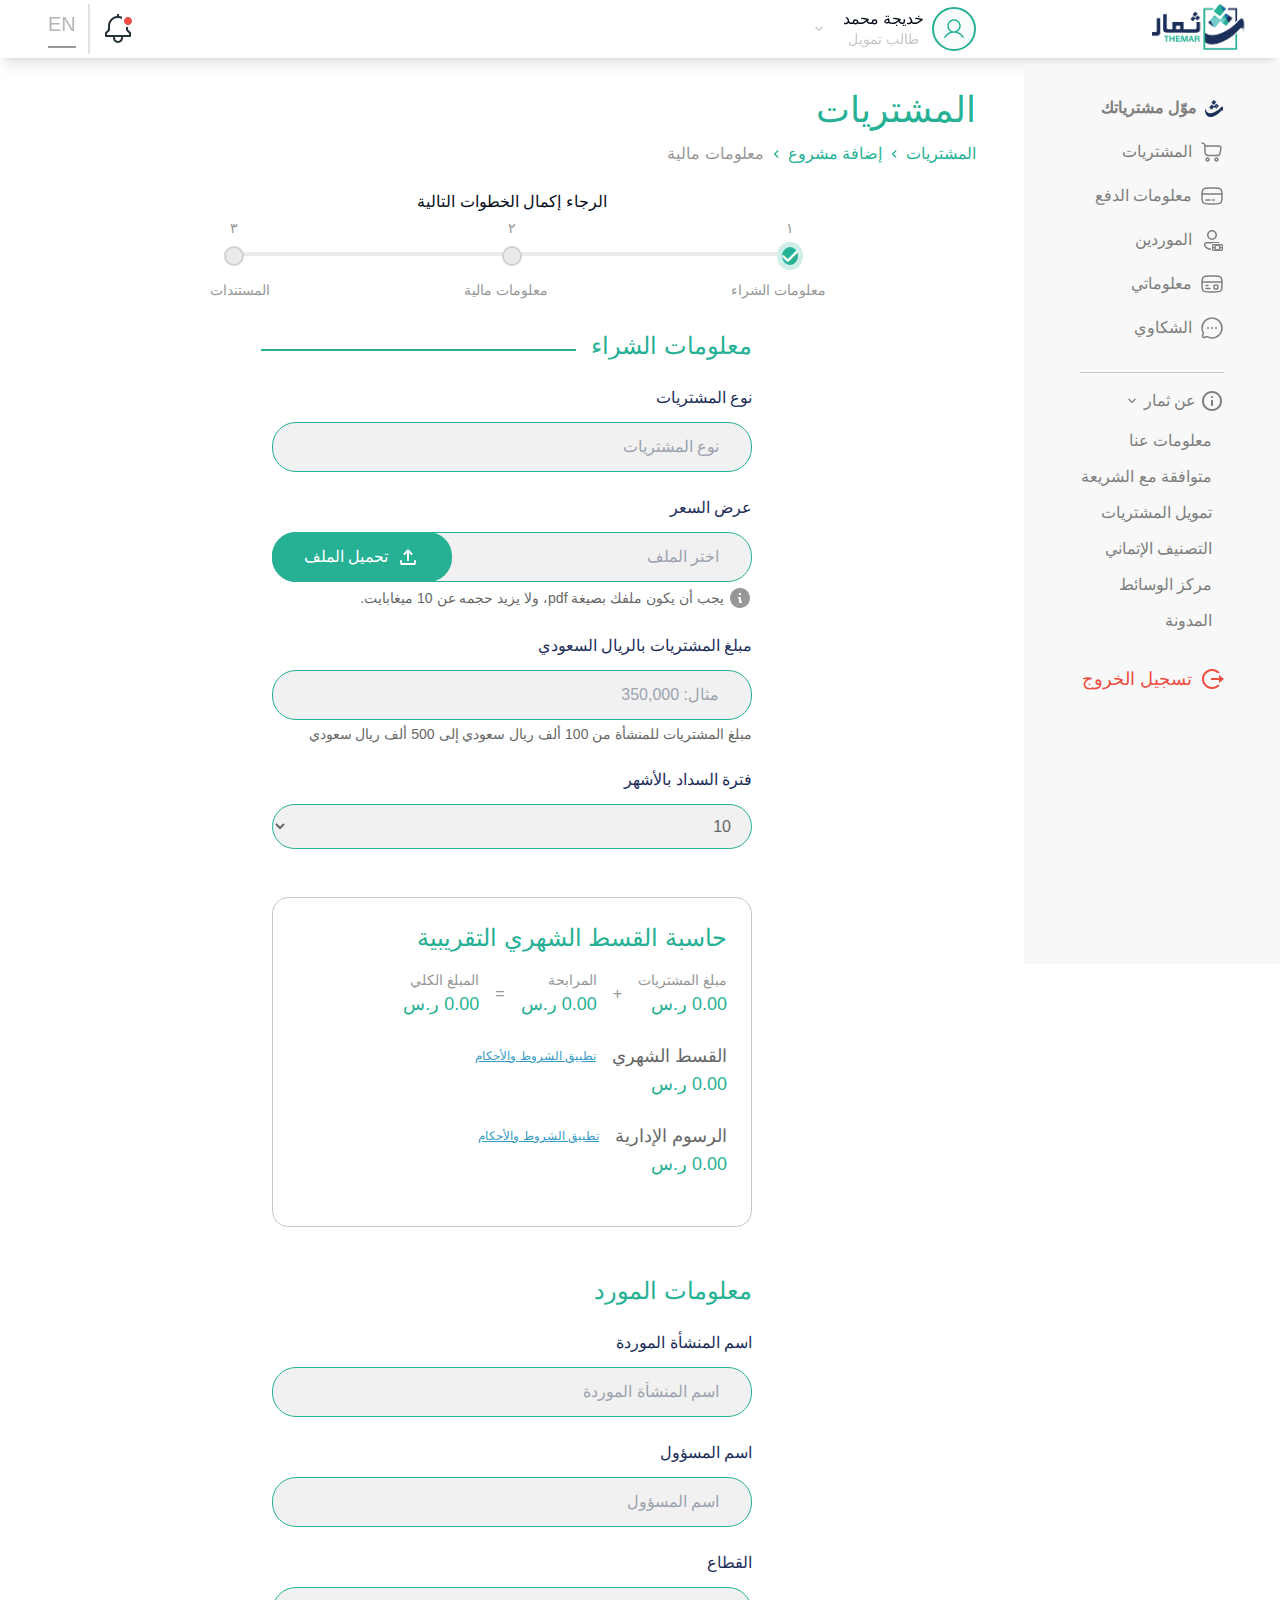
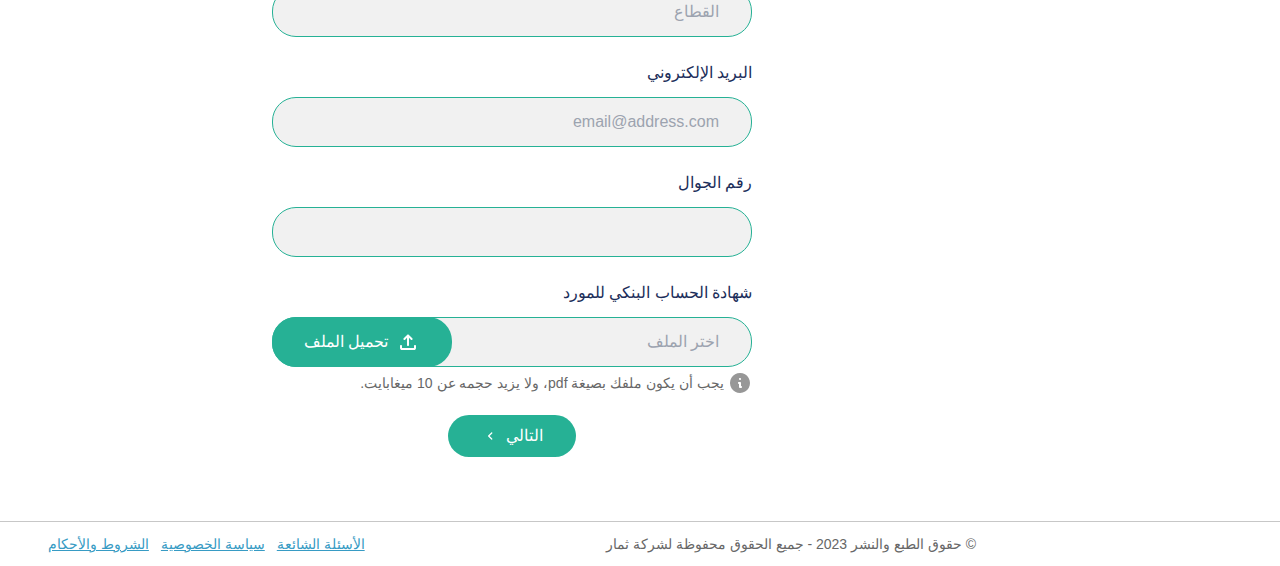
<file: html/selles.html>
<html lang="ar" dir="rtl">
<head>


    <meta charset="UTF-8">
    <meta name="viewport" content="width=device-width, initial-scale=1.0">
    <title>ثمار</title>
    <link rel="stylesheet" href="../assets/css/stepper.css">
    <link rel="stylesheet" href="https://cdnjs.cloudflare.com/ajax/libs/font-awesome/6.0.0-beta3/css/all.min.css" />

    <link rel="stylesheet" href="../assets/css/style.css">
</head>
<body>
<div id="root">
    <div class="flex min-h-screen flex-col justify-between">
        <header class="shadow-lg bg-white z-20 sticky top-0  py-1 ">
            <div class="md:hidden flex justify-between items-center px-3">
                <svg id="menue" width="36px" height="36px" viewBox="0 0 24 24" fill="none"
                     xmlns="http://www.w3.org/2000/svg"
                     class="cursor-pointer md:hidden">
                    <g id="Menu / Menu_Alt_01">
                        <path id="Vector" d="M12 17H19M5 12H19M5 7H19" stroke="#000000" stroke-width="2"
                              stroke-linecap="round" stroke-linejoin="round"></path>
                    </g>
                </svg>
                <a href="/">
                    <svg xmlns="http://www.w3.org/2000/svg" width="105" height="51" viewBox="0 0 105 51" fill="none"
                         class="block ">
                        <path d="M91.223 20.3007V6.38004H82.4813L83.5789 4.49976H93.143V18.0756L91.223 20.3007Z"
                              fill="#1C2E5A"></path>
                        <mask id="mask0_307_1741" maskUnits="userSpaceOnUse" x="61" y="0" width="27" height="26"
                              style="mask-type: luminance;">
                            <path d="M68.6328 25.8906C68.4078 25.8906 67.5832 25.3538 66.1879 24.2952C64.7927 23.2366 63.4005 22.0971 62.0473 20.9065C61.7264 20.6816 61.5645 20.4852 61.5645 20.3255L61.8568 19.8899L67.8088 12.6792L68.1949 12.4378C68.4198 12.4378 70.5753 13.9889 74.7767 17.1797L80.2938 10.5012L80.6829 10.2598C80.97 10.2598 83.1847 11.823 87.2646 14.9081L87.6995 15.2942L87.8937 15.6338L87.6013 16.1653L81.7468 23.2321C81.5218 23.553 81.3449 23.715 81.2152 23.715C80.9903 23.715 80.1176 23.1534 78.5522 21.9974C77.0131 20.8578 75.6943 19.7917 74.6342 18.8283L69.1658 25.4101C68.9401 25.7279 68.7617 25.8906 68.6328 25.8906ZM74.4873 13.2115C74.2624 13.2115 73.3912 12.6417 71.897 11.5179C70.4028 10.394 69.1096 9.33394 68.0517 8.36906C67.7294 8.14414 67.5659 7.94847 67.5659 7.78878L73.5636 0.239159L73.955 0C74.2121 0 76.3451 1.51442 80.2938 4.49828L80.7316 4.88589L80.9228 5.22326L80.6342 5.75705L75.0203 12.7294C74.7954 13.0488 74.6162 13.2115 74.4873 13.2115Z"
                                  fill="white"></path>
                        </mask>
                        <g mask="url(#mask0_307_1741)">
                            <path d="M87.8925 6.2919L73.2378 -3.46862L87.8925 -11.0317V6.2919Z" fill="#EE4D42"></path>
                        </g>
                        <mask id="mask1_307_1741" maskUnits="userSpaceOnUse" x="61" y="0" width="27" height="26"
                              style="mask-type: luminance;">
                            <path d="M68.6328 25.8906C68.4078 25.8906 67.5832 25.3538 66.1879 24.2952C64.7927 23.2366 63.4005 22.0971 62.0473 20.9065C61.7264 20.6816 61.5645 20.4852 61.5645 20.3255L61.8568 19.8899L67.8088 12.6792L68.1949 12.4378C68.4198 12.4378 70.5753 13.9889 74.7767 17.1797L80.2938 10.5012L80.6829 10.2598C80.97 10.2598 83.1847 11.823 87.2646 14.9081L87.6995 15.2942L87.8937 15.6338L87.6013 16.1653L81.7468 23.2321C81.5218 23.553 81.3449 23.715 81.2152 23.715C80.9903 23.715 80.1176 23.1534 78.5522 21.9974C77.0131 20.8578 75.6943 19.7917 74.6342 18.8283L69.1658 25.4101C68.9401 25.7279 68.7617 25.8906 68.6328 25.8906ZM74.4873 13.2115C74.2624 13.2115 73.3912 12.6417 71.897 11.5179C70.4028 10.394 69.1096 9.33394 68.0517 8.36906C67.7294 8.14414 67.5659 7.94847 67.5659 7.78878L73.5636 0.239159L73.955 0C74.2121 0 76.3451 1.51442 80.2938 4.49828L80.7316 4.88589L80.9228 5.22326L80.6342 5.75705L75.0203 12.7294C74.7954 13.0488 74.6162 13.2115 74.4873 13.2115Z"
                                  fill="white"></path>
                        </mask>
                        <g mask="url(#mask1_307_1741)">
                            <path d="M73.2378 -3.46851L81.5101 16.3854L87.8917 6.29127L73.2378 -3.46851Z"
                                  fill="#1D66A6"></path>
                        </g>
                        <mask id="mask2_307_1741" maskUnits="userSpaceOnUse" x="61" y="0" width="27" height="26"
                              style="mask-type: luminance;">
                            <path d="M68.6328 25.8906C68.4078 25.8906 67.5832 25.3538 66.1879 24.2952C64.7927 23.2366 63.4005 22.0971 62.0473 20.9065C61.7264 20.6816 61.5645 20.4852 61.5645 20.3255L61.8568 19.8899L67.8088 12.6792L68.1949 12.4378C68.4198 12.4378 70.5753 13.9889 74.7767 17.1797L80.2938 10.5012L80.6829 10.2598C80.97 10.2598 83.1847 11.823 87.2646 14.9081L87.6995 15.2942L87.8937 15.6338L87.6013 16.1653L81.7468 23.2321C81.5218 23.553 81.3449 23.715 81.2152 23.715C80.9903 23.715 80.1176 23.1534 78.5522 21.9974C77.0131 20.8578 75.6943 19.7917 74.6342 18.8283L69.1658 25.4101C68.9401 25.7279 68.7617 25.8906 68.6328 25.8906ZM74.4873 13.2115C74.2624 13.2115 73.3912 12.6417 71.897 11.5179C70.4028 10.394 69.1096 9.33394 68.0517 8.36906C67.7294 8.14414 67.5659 7.94847 67.5659 7.78878L73.5636 0.239159L73.955 0C74.2121 0 76.3451 1.51442 80.2938 4.49828L80.7316 4.88589L80.9228 5.22326L80.6342 5.75705L75.0203 12.7294C74.7954 13.0488 74.6162 13.2115 74.4873 13.2115Z"
                                  fill="white"></path>
                        </mask>
                        <g mask="url(#mask2_307_1741)">
                            <path d="M87.8918 26.6672L81.5103 16.3857L87.8918 6.2915V26.6672Z" fill="#1C2E5A"></path>
                        </g>
                        <mask id="mask3_307_1741" maskUnits="userSpaceOnUse" x="61" y="0" width="27" height="26"
                              style="mask-type: luminance;">
                            <path d="M68.6328 25.8906C68.4078 25.8906 67.5832 25.3538 66.1879 24.2952C64.7927 23.2366 63.4005 22.0971 62.0473 20.9065C61.7264 20.6816 61.5645 20.4852 61.5645 20.3255L61.8568 19.8899L67.8088 12.6792L68.1949 12.4378C68.4198 12.4378 70.5753 13.9889 74.7767 17.1797L80.2938 10.5012L80.6829 10.2598C80.97 10.2598 83.1847 11.823 87.2646 14.9081L87.6995 15.2942L87.8937 15.6338L87.6013 16.1653L81.7468 23.2321C81.5218 23.553 81.3449 23.715 81.2152 23.715C80.9903 23.715 80.1176 23.1534 78.5522 21.9974C77.0131 20.8578 75.6943 19.7917 74.6342 18.8283L69.1658 25.4101C68.9401 25.7279 68.7617 25.8906 68.6328 25.8906ZM74.4873 13.2115C74.2624 13.2115 73.3912 12.6417 71.897 11.5179C70.4028 10.394 69.1096 9.33394 68.0517 8.36906C67.7294 8.14414 67.5659 7.94847 67.5659 7.78878L73.5636 0.239159L73.955 0C74.2121 0 76.3451 1.51442 80.2938 4.49828L80.7316 4.88589L80.9228 5.22326L80.6342 5.75705L75.0203 12.7294C74.7954 13.0488 74.6162 13.2115 74.4873 13.2115Z"
                                  fill="white"></path>
                        </mask>
                        <g mask="url(#mask3_307_1741)">
                            <path d="M61.4206 13.1977L59.9886 -9.96851L73.2391 -3.46924L61.4206 13.1977Z"
                                  fill="#1D66A6"></path>
                        </g>
                        <mask id="mask4_307_1741" maskUnits="userSpaceOnUse" x="61" y="0" width="27" height="26"
                              style="mask-type: luminance;">
                            <path d="M68.6328 25.8906C68.4078 25.8906 67.5832 25.3538 66.1879 24.2952C64.7927 23.2366 63.4005 22.0971 62.0473 20.9065C61.7264 20.6816 61.5645 20.4852 61.5645 20.3255L61.8568 19.8899L67.8088 12.6792L68.1949 12.4378C68.4198 12.4378 70.5753 13.9889 74.7767 17.1797L80.2938 10.5012L80.6829 10.2598C80.97 10.2598 83.1847 11.823 87.2646 14.9081L87.6995 15.2942L87.8937 15.6338L87.6013 16.1653L81.7468 23.2321C81.5218 23.553 81.3449 23.715 81.2152 23.715C80.9903 23.715 80.1176 23.1534 78.5522 21.9974C77.0131 20.8578 75.6943 19.7917 74.6342 18.8283L69.1658 25.4101C68.9401 25.7279 68.7617 25.8906 68.6328 25.8906ZM74.4873 13.2115C74.2624 13.2115 73.3912 12.6417 71.897 11.5179C70.4028 10.394 69.1096 9.33394 68.0517 8.36906C67.7294 8.14414 67.5659 7.94847 67.5659 7.78878L73.5636 0.239159L73.955 0C74.2121 0 76.3451 1.51442 80.2938 4.49828L80.7316 4.88589L80.9228 5.22326L80.6342 5.75705L75.0203 12.7294C74.7954 13.0488 74.6162 13.2115 74.4873 13.2115Z"
                                  fill="white"></path>
                        </mask>
                        <g mask="url(#mask4_307_1741)">
                            <path d="M81.513 16.3854L61.4207 13.1946L73.2384 -3.46851L81.513 16.3854Z"
                                  fill="#26B195"></path>
                        </g>
                        <mask id="mask5_307_1741" maskUnits="userSpaceOnUse" x="61" y="0" width="27" height="26"
                              style="mask-type: luminance;">
                            <path d="M68.6328 25.8906C68.4078 25.8906 67.5832 25.3538 66.1879 24.2952C64.7927 23.2366 63.4005 22.0971 62.0473 20.9065C61.7264 20.6816 61.5645 20.4852 61.5645 20.3255L61.8568 19.8899L67.8088 12.6792L68.1949 12.4378C68.4198 12.4378 70.5753 13.9889 74.7767 17.1797L80.2938 10.5012L80.6829 10.2598C80.97 10.2598 83.1847 11.823 87.2646 14.9081L87.6995 15.2942L87.8937 15.6338L87.6013 16.1653L81.7468 23.2321C81.5218 23.553 81.3449 23.715 81.2152 23.715C80.9903 23.715 80.1176 23.1534 78.5522 21.9974C77.0131 20.8578 75.6943 19.7917 74.6342 18.8283L69.1658 25.4101C68.9401 25.7279 68.7617 25.8906 68.6328 25.8906ZM74.4873 13.2115C74.2624 13.2115 73.3912 12.6417 71.897 11.5179C70.4028 10.394 69.1096 9.33394 68.0517 8.36906C67.7294 8.14414 67.5659 7.94847 67.5659 7.78878L73.5636 0.239159L73.955 0C74.2121 0 76.3451 1.51442 80.2938 4.49828L80.7316 4.88589L80.9228 5.22326L80.6342 5.75705L75.0203 12.7294C74.7954 13.0488 74.6162 13.2115 74.4873 13.2115Z"
                                  fill="white"></path>
                        </mask>
                        <g mask="url(#mask5_307_1741)">
                            <path d="M77.4336 37.1266L81.5105 16.3865L87.8921 26.6681L77.4336 37.1266Z"
                                  fill="#26B195"></path>
                        </g>
                        <mask id="mask6_307_1741" maskUnits="userSpaceOnUse" x="61" y="0" width="27" height="26"
                              style="mask-type: luminance;">
                            <path d="M68.6328 25.8906C68.4078 25.8906 67.5832 25.3538 66.1879 24.2952C64.7927 23.2366 63.4005 22.0971 62.0473 20.9065C61.7264 20.6816 61.5645 20.4852 61.5645 20.3255L61.8568 19.8899L67.8088 12.6792L68.1949 12.4378C68.4198 12.4378 70.5753 13.9889 74.7767 17.1797L80.2938 10.5012L80.6829 10.2598C80.97 10.2598 83.1847 11.823 87.2646 14.9081L87.6995 15.2942L87.8937 15.6338L87.6013 16.1653L81.7468 23.2321C81.5218 23.553 81.3449 23.715 81.2152 23.715C80.9903 23.715 80.1176 23.1534 78.5522 21.9974C77.0131 20.8578 75.6943 19.7917 74.6342 18.8283L69.1658 25.4101C68.9401 25.7279 68.7617 25.8906 68.6328 25.8906ZM74.4873 13.2115C74.2624 13.2115 73.3912 12.6417 71.897 11.5179C70.4028 10.394 69.1096 9.33394 68.0517 8.36906C67.7294 8.14414 67.5659 7.94847 67.5659 7.78878L73.5636 0.239159L73.955 0C74.2121 0 76.3451 1.51442 80.2938 4.49828L80.7316 4.88589L80.9228 5.22326L80.6342 5.75705L75.0203 12.7294C74.7954 13.0488 74.6162 13.2115 74.4873 13.2115Z"
                                  fill="white"></path>
                        </mask>
                        <g mask="url(#mask6_307_1741)">
                            <path d="M61.4207 13.1951L69.043 28.7944L81.513 16.3859L61.4207 13.1951Z"
                                  fill="#72CACD"></path>
                        </g>
                        <mask id="mask7_307_1741" maskUnits="userSpaceOnUse" x="61" y="0" width="27" height="26"
                              style="mask-type: luminance;">
                            <path d="M68.6328 25.8906C68.4078 25.8906 67.5832 25.3538 66.1879 24.2952C64.7927 23.2366 63.4005 22.0971 62.0473 20.9065C61.7264 20.6816 61.5645 20.4852 61.5645 20.3255L61.8568 19.8899L67.8088 12.6792L68.1949 12.4378C68.4198 12.4378 70.5753 13.9889 74.7767 17.1797L80.2938 10.5012L80.6829 10.2598C80.97 10.2598 83.1847 11.823 87.2646 14.9081L87.6995 15.2942L87.8937 15.6338L87.6013 16.1653L81.7468 23.2321C81.5218 23.553 81.3449 23.715 81.2152 23.715C80.9903 23.715 80.1176 23.1534 78.5522 21.9974C77.0131 20.8578 75.6943 19.7917 74.6342 18.8283L69.1658 25.4101C68.9401 25.7279 68.7617 25.8906 68.6328 25.8906ZM74.4873 13.2115C74.2624 13.2115 73.3912 12.6417 71.897 11.5179C70.4028 10.394 69.1096 9.33394 68.0517 8.36906C67.7294 8.14414 67.5659 7.94847 67.5659 7.78878L73.5636 0.239159L73.955 0C74.2121 0 76.3451 1.51442 80.2938 4.49828L80.7316 4.88589L80.9228 5.22326L80.6342 5.75705L75.0203 12.7294C74.7954 13.0488 74.6162 13.2115 74.4873 13.2115Z"
                                  fill="white"></path>
                        </mask>
                        <g mask="url(#mask7_307_1741)">
                            <path d="M77.4345 37.1266L69.0437 28.795L81.5114 16.3865L77.4345 37.1266Z"
                                  fill="#26B195"></path>
                        </g>
                        <mask id="mask8_307_1741" maskUnits="userSpaceOnUse" x="61" y="0" width="27" height="26"
                              style="mask-type: luminance;">
                            <path d="M68.6328 25.8906C68.4078 25.8906 67.5832 25.3538 66.1879 24.2952C64.7927 23.2366 63.4005 22.0971 62.0473 20.9065C61.7264 20.6816 61.5645 20.4852 61.5645 20.3255L61.8568 19.8899L67.8088 12.6792L68.1949 12.4378C68.4198 12.4378 70.5753 13.9889 74.7767 17.1797L80.2938 10.5012L80.6829 10.2598C80.97 10.2598 83.1847 11.823 87.2646 14.9081L87.6995 15.2942L87.8937 15.6338L87.6013 16.1653L81.7468 23.2321C81.5218 23.553 81.3449 23.715 81.2152 23.715C80.9903 23.715 80.1176 23.1534 78.5522 21.9974C77.0131 20.8578 75.6943 19.7917 74.6342 18.8283L69.1658 25.4101C68.9401 25.7279 68.7617 25.8906 68.6328 25.8906ZM74.4873 13.2115C74.2624 13.2115 73.3912 12.6417 71.897 11.5179C70.4028 10.394 69.1096 9.33394 68.0517 8.36906C67.7294 8.14414 67.5659 7.94847 67.5659 7.78878L73.5636 0.239159L73.955 0C74.2121 0 76.3451 1.51442 80.2938 4.49828L80.7316 4.88589L80.9228 5.22326L80.6342 5.75705L75.0203 12.7294C74.7954 13.0488 74.6162 13.2115 74.4873 13.2115Z"
                                  fill="white"></path>
                        </mask>
                        <g mask="url(#mask8_307_1741)">
                            <path d="M51.6522 25.3674L61.4202 13.1951L69.0456 28.7944L51.6522 25.3674Z"
                                  fill="#1C2E5A"></path>
                        </g>
                        <mask id="mask9_307_1741" maskUnits="userSpaceOnUse" x="61" y="0" width="27" height="26"
                              style="mask-type: luminance;">
                            <path d="M68.6328 25.8906C68.4078 25.8906 67.5832 25.3538 66.1879 24.2952C64.7927 23.2366 63.4005 22.0971 62.0473 20.9065C61.7264 20.6816 61.5645 20.4852 61.5645 20.3255L61.8568 19.8899L67.8088 12.6792L68.1949 12.4378C68.4198 12.4378 70.5753 13.9889 74.7767 17.1797L80.2938 10.5012L80.6829 10.2598C80.97 10.2598 83.1847 11.823 87.2646 14.9081L87.6995 15.2942L87.8937 15.6338L87.6013 16.1653L81.7468 23.2321C81.5218 23.553 81.3449 23.715 81.2152 23.715C80.9903 23.715 80.1176 23.1534 78.5522 21.9974C77.0131 20.8578 75.6943 19.7917 74.6342 18.8283L69.1658 25.4101C68.9401 25.7279 68.7617 25.8906 68.6328 25.8906ZM74.4873 13.2115C74.2624 13.2115 73.3912 12.6417 71.897 11.5179C70.4028 10.394 69.1096 9.33394 68.0517 8.36906C67.7294 8.14414 67.5659 7.94847 67.5659 7.78878L73.5636 0.239159L73.955 0C74.2121 0 76.3451 1.51442 80.2938 4.49828L80.7316 4.88589L80.9228 5.22326L80.6342 5.75705L75.0203 12.7294C74.7954 13.0488 74.6162 13.2115 74.4873 13.2115Z"
                                  fill="white"></path>
                        </mask>
                        <g mask="url(#mask9_307_1741)">
                            <path d="M57.7894 47.0532L51.6522 25.3669L69.0456 28.7946L57.7894 47.0532Z"
                                  fill="#FFD300"></path>
                        </g>
                        <mask id="mask10_307_1741" maskUnits="userSpaceOnUse" x="58" y="6" width="47" height="43"
                              style="mask-type: luminance;">
                            <path d="M58.2341 6.38013V48.3746L104.841 47.7448V6.38013" fill="white"></path>
                        </mask>
                        <g mask="url(#mask10_307_1741)">
                            <path d="M99.9976 17.7907C99.5177 16.4398 98.8565 15.9292 98.118 15.9292C96.2677 15.9292 93.9346 19.1425 92.7636 20.3683C90.1513 23.0968 87.2187 25.4993 84.0294 27.5235C79.1323 30.6363 72.1007 34.2012 65.8174 34.2012C64.8716 34.2052 63.9277 34.1169 62.9992 33.9373C56.2435 32.6013 53.4921 25.6252 51.6897 19.7685C52.6381 22.8528 50.7279 26.8443 51.6897 29.9713C53.0482 34.3887 54.7636 39.321 58.6216 42.1917C60.5873 43.6183 62.9689 44.3562 65.3968 44.2909C68.2843 44.1758 71.1354 43.6036 73.8438 42.5958C78.9659 40.8739 83.7505 38.2766 87.9849 34.9195C90.283 33.0481 92.4243 30.992 94.3875 28.7718C95.4626 27.5902 97.0864 26.2123 98.3227 26.2123C98.5453 26.2118 98.7648 26.2653 98.9622 26.3682C99.1596 26.4711 99.3291 26.6203 99.4563 26.8031C99.7092 27.1926 99.8373 27.65 99.8236 28.1143C99.8424 28.6518 99.8596 29.1894 99.8866 29.7262C99.9233 30.4497 99.9496 31.1791 100.019 31.9004C100.049 30.0822 100.174 28.2669 100.394 26.4619C100.597 24.6624 100.66 22.85 100.583 21.0407C100.541 19.9356 100.345 18.8418 99.9983 17.7915"
                                  fill="#1C2E5A"></path>
                        </g>
                        <path d="M56.2344 4.49976V50.254H93.142V31.8111L91.2228 33.5962V48.3745H58.2354V6.38004H66.3323L67.8212 4.49976H56.2344Z"
                              fill="#26B195"></path>
                        <path d="M5.10405 28.7332C5.15307 29.2752 5.03564 29.8192 4.76743 30.2926C4.59183 30.4837 4.37313 30.6301 4.12953 30.7195C3.88593 30.809 3.62449 30.839 3.36697 30.8069L0 30.8242V34.8292H5.44067C5.91644 34.8472 6.39087 34.7677 6.83477 34.5956C7.27868 34.4235 7.68268 34.1623 8.02194 33.8283C8.36936 33.4515 8.63694 33.0084 8.80856 32.5254C8.98019 32.0425 9.0523 31.5299 9.02056 31.0184V15.4243H5.10405V28.7332Z"
                              fill="#1C2E5A"></path>
                        <path d="M18.4086 34.8643V36.072H16.4279V41.3868H15.0071V36.072H13.0354V34.8643H18.4086Z"
                              fill="#26B195"></path>
                        <path d="M24.7068 34.8643V41.3868H23.2824V38.5484H20.6194V41.3868H19.1949V34.8643H20.6194V37.3383H23.2861V34.8643H24.7068Z"
                              fill="#26B195"></path>
                        <path d="M30.8621 34.8643V36.072H27.3947V37.4605H30.575V38.5806H27.3947V40.1775H30.9273V41.3868H25.9702V34.8643H30.8621Z"
                              fill="#26B195"></path>
                        <path d="M38.9881 34.8643V41.3868H37.6386V39.4323C37.6386 38.3827 37.6679 37.2811 37.7263 36.1275C37.5129 36.9697 37.289 37.7302 37.0546 38.4089L36.0365 41.3868H34.9164L33.8706 38.4696C33.6054 37.7119 33.3844 36.9394 33.2086 36.156C33.263 37.433 33.2903 38.4741 33.2903 39.2793V41.3868H31.9408V34.8643H33.965L34.9397 37.6967C35.1649 38.3721 35.3457 39.0616 35.4809 39.7606C35.6252 39.0572 35.8123 38.3631 36.041 37.6824L36.9759 34.8643H38.9881Z"
                              fill="#26B195"></path>
                        <path d="M41.0896 41.3863H39.6232L42.1085 34.8511H43.5809L46.055 41.3848H44.5608L44.0465 39.9236H41.6174L41.0926 41.3856L41.0896 41.3863ZM42.8394 36.2905C42.733 36.6706 42.583 37.134 42.3814 37.7075L41.9608 38.8823H43.6956L43.275 37.7075C43.1048 37.2432 42.9593 36.7703 42.8394 36.2905Z"
                              fill="#26B195"></path>
                        <path d="M48.1007 41.3865H46.6763V34.864H49.8326C50.3288 34.8373 50.8235 34.9407 51.2675 35.1639C51.5389 35.3171 51.7622 35.5429 51.9125 35.816C52.0628 36.089 52.1341 36.3985 52.1184 36.7098C52.1353 37.1594 51.9736 37.5973 51.6686 37.9281C51.5066 38.0985 51.3068 38.2284 51.0853 38.3074C51.3644 38.3738 51.6065 38.5465 51.7601 38.7887C51.8989 39.0221 51.9856 39.2827 52.0142 39.5527C52.0292 39.6442 52.0607 39.9508 52.1072 40.4643C52.1044 40.7578 52.1702 41.0479 52.2991 41.3115L52.3584 41.3865H50.8747C50.83 41.2938 50.7973 41.1958 50.7772 41.0949C50.7555 40.9966 50.7232 40.645 50.6797 40.0453C50.6894 39.8456 50.6531 39.6465 50.5737 39.4631C50.4942 39.2797 50.3738 39.117 50.2217 38.9874C49.9608 38.8582 49.6702 38.8007 49.3797 38.821H48.1007V41.3865ZM48.1007 35.9885V37.7796H49.4502C49.7701 37.8058 50.0909 37.7417 50.3761 37.5944C50.4886 37.5133 50.5787 37.4049 50.6379 37.2794C50.697 37.1539 50.7233 37.0154 50.7142 36.877C50.7285 36.7151 50.692 36.5528 50.61 36.4126C50.5279 36.2724 50.4042 36.1611 50.2562 36.0943C50.019 36.0088 49.7672 35.9711 49.5154 35.9833L48.1007 35.9885Z"
                              fill="#26B195"></path>
                        <path d="M44.8907 18.8534C44.5355 18.6914 44.2069 18.4765 43.9161 18.2161C43.3553 17.7903 42.7997 17.336 42.2667 16.8667C42.1377 16.7744 42.0725 16.6995 42.0725 16.6342L42.1887 16.4603L44.5631 13.5844L44.7168 13.4877C45.6302 14.0626 46.5066 14.6944 47.3407 15.3792L49.5419 12.7155L49.6971 12.6188C50.6188 13.1668 51.4962 13.7862 52.3211 14.4713L52.4943 14.625L52.5693 14.7607L52.456 14.9751L50.1214 17.7926C50.0337 17.9185 49.9603 17.9852 49.9093 17.9852C49.5249 17.8073 49.1673 17.5764 48.8469 17.2992C48.2389 16.8494 47.7134 16.4251 47.2845 16.0352L45.1036 18.6592C45.0136 18.7882 44.9424 18.8534 44.8907 18.8534ZM47.226 13.7958C46.8511 13.6216 46.5032 13.3943 46.1929 13.1211C45.5977 12.6713 45.0819 12.2514 44.659 11.8668C44.5308 11.7768 44.4656 11.6989 44.4656 11.6352L46.8594 8.6243L47.0139 8.52759C47.8989 9.06391 48.7438 9.66375 49.5419 10.3224L49.7196 10.4768L49.7946 10.6118L49.6799 10.8247L47.4382 13.6039C47.349 13.7314 47.2778 13.7958 47.226 13.7958Z"
                              fill="#1C2E5A"></path>
                        <path d="M45.4381 31.3529H35.7795V31.3357H16.0733C15.0086 31.4155 13.9548 31.0769 13.1359 30.3918C12.7883 30.0116 12.5221 29.5644 12.3537 29.0775C12.1853 28.5907 12.1183 28.0746 12.1568 27.5609V11.2036H16.0553V25.8065C16.0251 26.0681 16.0575 26.333 16.1499 26.5796C16.2424 26.8261 16.3921 27.0471 16.5868 27.2242C17.0261 27.4609 17.5245 27.5651 18.0218 27.5241H22.3402V19.8823H34.5882V27.5084L36.8254 27.5249H44.1973V27.5069L46.1826 27.5249H46.4547C46.9476 27.5572 47.4424 27.5089 47.9196 27.3817C48.3897 27.1703 48.6281 26.632 48.6281 25.7863V19.958H52.5094V27.4896C52.548 28.0126 52.4799 28.5379 52.3093 29.0337C52.1386 29.5295 51.869 29.9854 51.5168 30.3738C50.693 31.0706 49.6283 31.4158 48.5524 31.3349H45.4336V31.3514L45.4381 31.3529ZM26.3106 23.7493V27.4911H26.546V27.5069H29.4879C29.5697 27.507 29.6513 27.5017 29.7323 27.4911H30.7339V23.7493H29.7338C29.6523 23.7381 29.5702 23.7326 29.4879 23.7328H26.546V23.7493H26.3106Z"
                              fill="#1C2E5A"></path>
                    </svg>
                </a></div>
            <div class="hidden md:flex">
                <div class="basis-64 "><a class="w-max inline-block pr-8" href="/"><img
                        src="../assets/images/home/logo.png" alt="logo"
                        class="w-24"></a></div>
                <div class="flex max-w-5xl flex-1 mx-auto md:px-3 lg:px-6 xl:px-12">
                    <div class="hidden md:flex flex-1  flex items-center gap-2 ">
                        <div class="rounded-full border-2 p-2 border-primary-main bg-primary-light">
                            <svg xmlns="http://www.w3.org/2000/svg" width="24" height="24" viewBox="0 0 24 24"
                                 fill="none">
                                <path d="M21.6486 19.8751C20.2208 17.4067 18.0205 15.6367 15.4527 14.7976C16.7229 14.0415 17.7097 12.8893 18.2617 11.518C18.8136 10.1468 18.9002 8.63224 18.5081 7.20701C18.116 5.78178 17.2668 4.52467 16.0911 3.62873C14.9154 2.73279 13.4781 2.24756 11.9999 2.24756C10.5217 2.24756 9.08438 2.73279 7.90866 3.62873C6.73294 4.52467 5.88382 5.78178 5.49171 7.20701C5.09959 8.63224 5.18616 10.1468 5.73813 11.518C6.29009 12.8893 7.27692 14.0415 8.54708 14.7976C5.97926 15.6357 3.77895 17.4057 2.35114 19.8751C2.29878 19.9605 2.26405 20.0555 2.249 20.1545C2.23394 20.2535 2.23888 20.3545 2.2635 20.4516C2.28813 20.5487 2.33195 20.6399 2.39238 20.7197C2.45281 20.7996 2.52862 20.8666 2.61535 20.9167C2.70207 20.9667 2.79795 20.999 2.89733 21.0114C2.99671 21.0238 3.09757 21.0163 3.19397 20.9891C3.29037 20.9619 3.38034 20.9157 3.45859 20.8532C3.53684 20.7907 3.60178 20.7131 3.64958 20.6251C5.41583 17.5726 8.5377 15.7501 11.9999 15.7501C15.4621 15.7501 18.584 17.5726 20.3502 20.6251C20.398 20.7131 20.4629 20.7907 20.5412 20.8532C20.6194 20.9157 20.7094 20.9619 20.8058 20.9891C20.9022 21.0163 21.0031 21.0238 21.1024 21.0114C21.2018 20.999 21.2977 20.9667 21.3844 20.9167C21.4712 20.8666 21.547 20.7996 21.6074 20.7197C21.6678 20.6399 21.7116 20.5487 21.7363 20.4516C21.7609 20.3545 21.7658 20.2535 21.7508 20.1545C21.7357 20.0555 21.701 19.9605 21.6486 19.8751ZM6.74989 9.00011C6.74989 7.96176 7.0578 6.94672 7.63467 6.08337C8.21155 5.22001 9.03149 4.5471 9.9908 4.14974C10.9501 3.75238 12.0057 3.64841 13.0241 3.85099C14.0425 4.05356 14.978 4.55357 15.7122 5.2878C16.4464 6.02202 16.9464 6.95748 17.149 7.97589C17.3516 8.99429 17.2476 10.0499 16.8503 11.0092C16.4529 11.9685 15.78 12.7884 14.9166 13.3653C14.0533 13.9422 13.0382 14.2501 11.9999 14.2501C10.608 14.2486 9.27347 13.695 8.28922 12.7108C7.30498 11.7265 6.75138 10.392 6.74989 9.00011Z"
                                      fill="#26B195"></path>
                            </svg>
                        </div>
                        <div class="leading-5"><h6>خديجة محمد</h6>
                            <p class="text-text-300 text-sm text-center">طالب تمويل</p></div>
                        <svg width="16px" xmlns="http://www.w3.org/2000/svg" viewBox="0 0 24 24" fill="none"
                             class="text-text-300 mr-2">
                            <path d="M12 14.975C11.8667 14.975 11.7377 14.95 11.613 14.9C11.4877 14.85 11.3833 14.7834 11.3 14.7L6.69999 10.1C6.51665 9.91672 6.42499 9.68338 6.42499 9.40005C6.42499 9.11671 6.51665 8.88338 6.69999 8.70005C6.88332 8.51672 7.11665 8.42505 7.39999 8.42505C7.68332 8.42505 7.91665 8.51672 8.09999 8.70005L12 12.6L15.9 8.70005C16.0833 8.51672 16.3167 8.42505 16.6 8.42505C16.8833 8.42505 17.1167 8.51672 17.3 8.70005C17.4833 8.88338 17.575 9.11671 17.575 9.40005C17.575 9.68338 17.4833 9.91672 17.3 10.1L12.7 14.7C12.6 14.8 12.4917 14.8707 12.375 14.912C12.2583 14.954 12.1333 14.975 12 14.975Z"
                                  fill="currentColor"></path>
                        </svg>
                    </div>
                    <div class="hidden md:flex  flex gap-3 items-center">
                        <svg xmlns="http://www.w3.org/2000/svg" width="32" height="32" viewBox="0 0 32 32" fill="none">
                            <path d="M26 16.586V14H24V17C24.0001 17.2652 24.1054 17.5195 24.293 17.707L27 20.414V22H5V20.414L7.707 17.707C7.89455 17.5195 7.99994 17.2652 8 17V13C7.99721 11.5948 8.3653 10.2137 9.06709 8.99632C9.76887 7.7789 10.7795 6.76823 11.9969 6.06641C13.2143 5.36458 14.5953 4.99644 16.0005 4.99918C17.4058 5.00192 18.7853 5.37543 20 6.082V3.847C19.0481 3.42552 18.0356 3.15688 17 3.051V1H15V3.05C12.5346 3.30093 10.2498 4.45712 8.58737 6.29498C6.92498 8.13285 6.0031 10.5218 6 13V16.586L3.293 19.293C3.10545 19.4805 3.00006 19.7348 3 20V23C3 23.2652 3.10536 23.5196 3.29289 23.7071C3.48043 23.8946 3.73478 24 4 24H11V25C11 26.3261 11.5268 27.5979 12.4645 28.5355C13.4021 29.4732 14.6739 30 16 30C17.3261 30 18.5979 29.4732 19.5355 28.5355C20.4732 27.5979 21 26.3261 21 25V24H28C28.2652 24 28.5196 23.8946 28.7071 23.7071C28.8946 23.5196 29 23.2652 29 23V20C28.9999 19.7348 28.8946 19.4805 28.707 19.293L26 16.586ZM19 25C19 25.7956 18.6839 26.5587 18.1213 27.1213C17.5587 27.6839 16.7956 28 16 28C15.2044 28 14.4413 27.6839 13.8787 27.1213C13.3161 26.5587 13 25.7956 13 25V24H19V25Z"
                                  fill="#263238"></path>
                            <path d="M26 12C28.2091 12 30 10.2091 30 8C30 5.79086 28.2091 4 26 4C23.7909 4 22 5.79086 22 8C22 10.2091 23.7909 12 26 12Z"
                                  fill="#EE4D42"></path>
                        </svg>
                        <svg xmlns="http://www.w3.org/2000/svg" width="2" height="50" viewBox="0 0 2 50" fill="none">
                            <path d="M1 0V50" stroke="#C7C7C7"></path>
                        </svg>
                        <p class="border-b-2 pb-2 text-text-200 border-gray-700 text-xl">EN</p></div>
                </div>
            </div>
        </header>
        <aside id="sidebar-mobile"
               class="fixed z-20 bg-gray-300 top-0 bottom-0 shadow-xl  min-w-[300px] -right-full  md:hidden overflow-auto">
            <div class="px-2">
                <div class="px-2 h-16 flex items-center justify-between mb-4">
                    <svg id="cancel" width="36px" height="36px" viewBox="0 0 24 24" fill="none"
                         xmlns="http://www.w3.org/2000/svg"
                         class="cursor-pointer">
                        <path d="M18 18l-6-6m0 0L6 6m6 6l6-6m-6 6l-6 6" stroke="#000" stroke-width="2"
                              stroke-linecap="round" stroke-linejoin="round"></path>
                    </svg>
                    <div class="undefined flex gap-3 items-center">
                        <svg xmlns="http://www.w3.org/2000/svg" width="32" height="32" viewBox="0 0 32 32" fill="none">
                            <path d="M26 16.586V14H24V17C24.0001 17.2652 24.1054 17.5195 24.293 17.707L27 20.414V22H5V20.414L7.707 17.707C7.89455 17.5195 7.99994 17.2652 8 17V13C7.99721 11.5948 8.3653 10.2137 9.06709 8.99632C9.76887 7.7789 10.7795 6.76823 11.9969 6.06641C13.2143 5.36458 14.5953 4.99644 16.0005 4.99918C17.4058 5.00192 18.7853 5.37543 20 6.082V3.847C19.0481 3.42552 18.0356 3.15688 17 3.051V1H15V3.05C12.5346 3.30093 10.2498 4.45712 8.58737 6.29498C6.92498 8.13285 6.0031 10.5218 6 13V16.586L3.293 19.293C3.10545 19.4805 3.00006 19.7348 3 20V23C3 23.2652 3.10536 23.5196 3.29289 23.7071C3.48043 23.8946 3.73478 24 4 24H11V25C11 26.3261 11.5268 27.5979 12.4645 28.5355C13.4021 29.4732 14.6739 30 16 30C17.3261 30 18.5979 29.4732 19.5355 28.5355C20.4732 27.5979 21 26.3261 21 25V24H28C28.2652 24 28.5196 23.8946 28.7071 23.7071C28.8946 23.5196 29 23.2652 29 23V20C28.9999 19.7348 28.8946 19.4805 28.707 19.293L26 16.586ZM19 25C19 25.7956 18.6839 26.5587 18.1213 27.1213C17.5587 27.6839 16.7956 28 16 28C15.2044 28 14.4413 27.6839 13.8787 27.1213C13.3161 26.5587 13 25.7956 13 25V24H19V25Z"
                                  fill="#263238"></path>
                            <path d="M26 12C28.2091 12 30 10.2091 30 8C30 5.79086 28.2091 4 26 4C23.7909 4 22 5.79086 22 8C22 10.2091 23.7909 12 26 12Z"
                                  fill="#EE4D42"></path>
                        </svg>
                        <svg xmlns="http://www.w3.org/2000/svg" width="2" height="50" viewBox="0 0 2 50" fill="none">
                            <path d="M1 0V50" stroke="#C7C7C7"></path>
                        </svg>
                        <p class="border-b-2 pb-2 text-text-200 border-gray-700 text-xl">EN</p></div>
                </div>
            </div>
            <div class="px-8">
                <div class="undefined flex items-center gap-2">
                    <div class="rounded-full border-2 p-2 border-primary-main bg-primary-light">
                        <svg xmlns="http://www.w3.org/2000/svg" width="24" height="24" viewBox="0 0 24 24" fill="none">
                            <path d="M21.6486 19.8751C20.2208 17.4067 18.0205 15.6367 15.4527 14.7976C16.7229 14.0415 17.7097 12.8893 18.2617 11.518C18.8136 10.1468 18.9002 8.63224 18.5081 7.20701C18.116 5.78178 17.2668 4.52467 16.0911 3.62873C14.9154 2.73279 13.4781 2.24756 11.9999 2.24756C10.5217 2.24756 9.08438 2.73279 7.90866 3.62873C6.73294 4.52467 5.88382 5.78178 5.49171 7.20701C5.09959 8.63224 5.18616 10.1468 5.73813 11.518C6.29009 12.8893 7.27692 14.0415 8.54708 14.7976C5.97926 15.6357 3.77895 17.4057 2.35114 19.8751C2.29878 19.9605 2.26405 20.0555 2.249 20.1545C2.23394 20.2535 2.23888 20.3545 2.2635 20.4516C2.28813 20.5487 2.33195 20.6399 2.39238 20.7197C2.45281 20.7996 2.52862 20.8666 2.61535 20.9167C2.70207 20.9667 2.79795 20.999 2.89733 21.0114C2.99671 21.0238 3.09757 21.0163 3.19397 20.9891C3.29037 20.9619 3.38034 20.9157 3.45859 20.8532C3.53684 20.7907 3.60178 20.7131 3.64958 20.6251C5.41583 17.5726 8.5377 15.7501 11.9999 15.7501C15.4621 15.7501 18.584 17.5726 20.3502 20.6251C20.398 20.7131 20.4629 20.7907 20.5412 20.8532C20.6194 20.9157 20.7094 20.9619 20.8058 20.9891C20.9022 21.0163 21.0031 21.0238 21.1024 21.0114C21.2018 20.999 21.2977 20.9667 21.3844 20.9167C21.4712 20.8666 21.547 20.7996 21.6074 20.7197C21.6678 20.6399 21.7116 20.5487 21.7363 20.4516C21.7609 20.3545 21.7658 20.2535 21.7508 20.1545C21.7357 20.0555 21.701 19.9605 21.6486 19.8751ZM6.74989 9.00011C6.74989 7.96176 7.0578 6.94672 7.63467 6.08337C8.21155 5.22001 9.03149 4.5471 9.9908 4.14974C10.9501 3.75238 12.0057 3.64841 13.0241 3.85099C14.0425 4.05356 14.978 4.55357 15.7122 5.2878C16.4464 6.02202 16.9464 6.95748 17.149 7.97589C17.3516 8.99429 17.2476 10.0499 16.8503 11.0092C16.4529 11.9685 15.78 12.7884 14.9166 13.3653C14.0533 13.9422 13.0382 14.2501 11.9999 14.2501C10.608 14.2486 9.27347 13.695 8.28922 12.7108C7.30498 11.7265 6.75138 10.392 6.74989 9.00011Z"
                                  fill="#26B195"></path>
                        </svg>
                    </div>
                    <div class="leading-5"><h6>خديجة محمد</h6>
                        <p class="text-text-300 text-sm text-center">طالب تمويل</p></div>
                    <svg width="16px" xmlns="http://www.w3.org/2000/svg" viewBox="0 0 24 24" fill="none"
                         class="text-text-300 mr-2">
                        <path d="M12 14.975C11.8667 14.975 11.7377 14.95 11.613 14.9C11.4877 14.85 11.3833 14.7834 11.3 14.7L6.69999 10.1C6.51665 9.91672 6.42499 9.68338 6.42499 9.40005C6.42499 9.11671 6.51665 8.88338 6.69999 8.70005C6.88332 8.51672 7.11665 8.42505 7.39999 8.42505C7.68332 8.42505 7.91665 8.51672 8.09999 8.70005L12 12.6L15.9 8.70005C16.0833 8.51672 16.3167 8.42505 16.6 8.42505C16.8833 8.42505 17.1167 8.51672 17.3 8.70005C17.4833 8.88338 17.575 9.11671 17.575 9.40005C17.575 9.68338 17.4833 9.91672 17.3 10.1L12.7 14.7C12.6 14.8 12.4917 14.8707 12.375 14.912C12.2583 14.954 12.1333 14.975 12 14.975Z"
                              fill="currentColor"></path>
                    </svg>
                </div>
            </div>
            <section class=" h-full undefined">
                <div class=" px-8 pt-8 text-text-400 pb-4">
                    <nav class="space-y-5 border-b border-text-300 pb-8"><a
                            class="font-bold flex gap-2 items-center text-black cursor-pointer " href="/paay"><img
                            src="../assets/images/icons/sells.svg" alt="ث"><span
                            class="text-text-400">موّل مشترياتك</span></a><a
                            class="undefined flex gap-2 items-center hover:text-primary-main cursor-pointer"
                            href="product.html">
                        <svg xmlns="http://www.w3.org/2000/svg" width="24" height="24" viewBox="0 0 24 24" fill="none">
                            <path d="M7.5 18C7.89782 18 8.27936 18.158 8.56066 18.4393C8.84196 18.7206 9 19.1022 9 19.5C9 19.8978 8.84196 20.2794 8.56066 20.5607C8.27936 20.842 7.89782 21 7.5 21C7.10218 21 6.72064 20.842 6.43934 20.5607C6.15804 20.2794 6 19.8978 6 19.5C6 19.1022 6.15804 18.7206 6.43934 18.4393C6.72064 18.158 7.10218 18 7.5 18ZM16.5 18C16.8978 18 17.2794 18.158 17.5607 18.4393C17.842 18.7206 18 19.1022 18 19.5C18 19.8978 17.842 20.2794 17.5607 20.5607C17.2794 20.842 16.8978 21 16.5 21C16.1022 21 15.7206 20.842 15.4393 20.5607C15.158 20.2794 15 19.8978 15 19.5C15 19.1022 15.158 18.7206 15.4393 18.4393C15.7206 18.158 16.1022 18 16.5 18Z"
                                  stroke="currentColor" stroke-width="1.5"></path>
                            <path d="M2.24902 2.29202C2.06125 2.22598 1.85493 2.23724 1.67546 2.32332C1.49599 2.4094 1.35806 2.56325 1.29202 2.75102C1.22598 2.9388 1.23724 3.14511 1.32332 3.32458C1.4094 3.50406 1.56325 3.64198 1.75102 3.70802L2.24902 2.29202ZM20.658 9.88302L21.392 10.034L21.393 10.03L20.658 9.88302ZM20.734 6.69802L20.14 7.15402L20.735 6.69702L20.734 6.69802ZM5.70802 9.76002V7.03802H4.20802V9.76002H5.70802ZM2.51002 2.38402L2.24902 2.29202L1.75102 3.70802L2.01202 3.79902L2.51002 2.38402ZM10.938 16.25H16.24V14.75H10.938V16.25ZM5.70802 7.03802C5.70802 6.33102 5.70902 5.74102 5.65802 5.26202C5.60302 4.76502 5.48802 4.31202 5.20602 3.90002L3.96702 4.74602C4.05702 4.87802 4.12702 5.06002 4.16602 5.42302C4.20702 5.80302 4.20802 6.29802 4.20802 7.03802H5.70802ZM2.01202 3.79902C2.68002 4.03402 3.11902 4.19002 3.44202 4.35002C3.74502 4.49802 3.87902 4.61802 3.96702 4.74702L5.20602 3.90002C4.92202 3.48402 4.54302 3.21802 4.10202 3.00102C3.68202 2.79502 3.14402 2.60702 2.51002 2.38402L2.01202 3.79902ZM4.20802 9.76002C4.20802 11.213 4.22202 12.26 4.35802 13.06C4.50502 13.914 4.79802 14.526 5.34302 15.102L6.43202 14.07C6.11202 13.732 5.93902 13.402 5.83702 12.807C5.72702 12.157 5.70802 11.249 5.70802 9.76002H4.20802ZM10.938 14.75C9.52102 14.75 8.53802 14.748 7.79702 14.643C7.08202 14.542 6.70502 14.358 6.43202 14.07L5.34302 15.102C5.93702 15.729 6.69002 16.002 7.58602 16.128C8.45602 16.252 9.56702 16.25 10.938 16.25V14.75ZM4.95802 6.87002H17.088V5.37002H4.95902L4.95802 6.87002ZM19.923 9.73102L19.423 12.156L20.893 12.458L21.392 10.034L19.923 9.73102ZM17.09 6.87002C17.946 6.87002 18.7 6.87102 19.295 6.93702C19.59 6.97102 19.812 7.01702 19.967 7.07102C20.128 7.12802 20.154 7.17102 20.141 7.15402L21.33 6.24002C21.095 5.93402 20.765 5.76102 20.464 5.65602C20.1385 5.54901 19.8021 5.47858 19.461 5.44602C18.766 5.36902 17.918 5.37002 17.09 5.37002V6.87002ZM21.393 10.03C21.563 9.18202 21.707 8.47002 21.742 7.90002C21.779 7.31402 21.712 6.73602 21.33 6.24002L20.141 7.15402C20.203 7.23502 20.271 7.38002 20.245 7.80802C20.218 8.25202 20.101 8.84502 19.923 9.73602L21.393 10.03ZM16.24 16.25C17.002 16.25 17.642 16.251 18.158 16.188C18.693 16.123 19.182 15.979 19.608 15.632L18.66 14.469C18.535 14.571 18.358 14.653 17.975 14.699C17.572 14.749 17.04 14.75 16.24 14.75V16.25ZM19.425 12.156C19.263 12.939 19.155 13.459 19.025 13.844C18.902 14.21 18.785 14.367 18.66 14.469L19.608 15.632C20.035 15.284 20.274 14.835 20.446 14.323C20.612 13.831 20.74 13.205 20.894 12.459L19.425 12.156Z"
                                  fill="currentColor"></path>
                        </svg>
                        <span>المشتريات</span></a><a
                            class="undefined flex gap-2 items-center hover:text-primary-main cursor-pointer"
                            href="/payment">
                        <svg xmlns="http://www.w3.org/2000/svg" width="24" height="24" viewBox="0 0 24 24" fill="none">
                            <path d="M2 12C2 8.229 2 6.343 3.172 5.172C4.343 4 6.229 4 10 4H14C17.771 4 19.657 4 20.828 5.172C22 6.343 22 8.229 22 12C22 15.771 22 17.657 20.828 18.828C19.657 20 17.771 20 14 20H10C6.229 20 4.343 20 3.172 18.828C2 17.657 2 15.771 2 12Z"
                                  stroke="currentColor" stroke-width="1.5"></path>
                            <path d="M10 16H6M14 16H12.5M2 10H22" stroke="currentColor" stroke-width="1.5"
                                  stroke-linecap="round"></path>
                        </svg>
                        <span>معلومات الدفع</span></a><a
                            class="undefined flex gap-2 items-center hover:text-primary-main cursor-pointer"
                            href="/import">
                        <svg xmlns="http://www.w3.org/2000/svg" width="24" height="24" viewBox="0 0 24 24" fill="none">
                            <path d="M17.755 13.9999C18.535 13.9999 19.221 14.3969 19.625 14.9999H13.5C12.937 14.9999 12.418 15.1859 12 15.4999H6.25303C6.1545 15.4998 6.05691 15.5191 5.96586 15.5567C5.87481 15.5943 5.79207 15.6496 5.7224 15.7193C5.65273 15.7889 5.59749 15.8717 5.55985 15.9627C5.52221 16.0538 5.5029 16.1514 5.50303 16.2499V16.8269C5.50303 17.3619 5.69503 17.8799 6.04303 18.2869C7.13803 19.5699 8.77703 20.3029 11 20.4669V21.4999C11 21.6609 11.015 21.8199 11.045 21.9719C8.36803 21.8029 6.30503 20.9059 4.90203 19.2619C4.32241 18.583 4.004 17.7196 4.00403 16.8269V16.2489C4.00403 15.6524 4.24098 15.0804 4.66274 14.6586C5.08451 14.2368 5.65656 13.9999 6.25303 13.9999H17.755ZM12 2.00488C12.6566 2.00488 13.3068 2.13421 13.9134 2.38548C14.5201 2.63676 15.0713 3.00506 15.5356 3.46935C15.9999 3.93364 16.3682 4.48484 16.6194 5.09147C16.8707 5.69809 17 6.34827 17 7.00488C17 7.66149 16.8707 8.31167 16.6194 8.9183C16.3682 9.52493 15.9999 10.0761 15.5356 10.5404C15.0713 11.0047 14.5201 11.373 13.9134 11.6243C13.3068 11.8756 12.6566 12.0049 12 12.0049C10.6739 12.0049 9.40218 11.4781 8.46449 10.5404C7.52681 9.60273 7.00003 8.33097 7.00003 7.00488C7.00003 5.6788 7.52681 4.40703 8.46449 3.46935C9.40218 2.53167 10.6739 2.00488 12 2.00488ZM12 3.50488C11.5404 3.50488 11.0853 3.59541 10.6606 3.7713C10.236 3.9472 9.85016 4.205 9.52515 4.53001C9.20015 4.85501 8.94234 5.24085 8.76645 5.66549C8.59056 6.09013 8.50003 6.54526 8.50003 7.00488C8.50003 7.46451 8.59056 7.91963 8.76645 8.34427C8.94234 8.76891 9.20015 9.15475 9.52515 9.47976C9.85016 9.80476 10.236 10.0626 10.6606 10.2385C11.0853 10.4144 11.5404 10.5049 12 10.5049C12.9283 10.5049 13.8185 10.1361 14.4749 9.47976C15.1313 8.82338 15.5 7.93314 15.5 7.00488C15.5 6.07662 15.1313 5.18639 14.4749 4.53001C13.8185 3.87363 12.9283 3.50488 12 3.50488ZM12 17.4999C12 17.1021 12.1581 16.7205 12.4394 16.4392C12.7207 16.1579 13.1022 15.9999 13.5 15.9999H21.5C21.8979 15.9999 22.2794 16.1579 22.5607 16.4392C22.842 16.7205 23 17.1021 23 17.4999V21.4999C23 21.8977 22.842 22.2792 22.5607 22.5605C22.2794 22.8418 21.8979 22.9999 21.5 22.9999H13.5C13.1022 22.9999 12.7207 22.8418 12.4394 22.5605C12.1581 22.2792 12 21.8977 12 21.4999V17.4999ZM22 17.9999C21.7348 17.9999 21.4805 17.8945 21.2929 17.707C21.1054 17.5195 21 17.2651 21 16.9999H20C20 17.5303 20.2107 18.039 20.5858 18.4141C20.9609 18.7892 21.4696 18.9999 22 18.9999V17.9999ZM22 19.9999C21.4696 19.9999 20.9609 20.2106 20.5858 20.5857C20.2107 20.9607 20 21.4694 20 21.9999H21C21 21.7347 21.1054 21.4803 21.2929 21.2928C21.4805 21.1052 21.7348 20.9999 22 20.9999V19.9999ZM14 16.9999C14 17.2651 13.8947 17.5195 13.7071 17.707C13.5196 17.8945 13.2652 17.9999 13 17.9999V18.9999C13.5305 18.9999 14.0392 18.7892 14.4142 18.4141C14.7893 18.039 15 17.5303 15 16.9999H14ZM15 21.9999C15 21.4694 14.7893 20.9607 14.4142 20.5857C14.0392 20.2106 13.5305 19.9999 13 19.9999V20.9999C13.2652 20.9999 13.5196 21.1052 13.7071 21.2928C13.8947 21.4803 14 21.7347 14 21.9999H15ZM19.25 19.4999C19.25 19.0358 19.0657 18.5906 18.7375 18.2624C18.4093 17.9343 17.9642 17.7499 17.5 17.7499C17.0359 17.7499 16.5908 17.9343 16.2626 18.2624C15.9344 18.5906 15.75 19.0358 15.75 19.4999C15.75 19.964 15.9344 20.4091 16.2626 20.7373C16.5908 21.0655 17.0359 21.2499 17.5 21.2499C17.9642 21.2499 18.4093 21.0655 18.7375 20.7373C19.0657 20.4091 19.25 19.964 19.25 19.4999Z"
                                  fill="currentColor"></path>
                        </svg>
                        <span>الموردين</span></a><a
                            class="undefined flex gap-2 items-center hover:text-primary-main cursor-pointer"
                            href="/info">
                        <svg xmlns="http://www.w3.org/2000/svg" width="24" height="24" viewBox="0 0 24 24" fill="none">
                            <path d="M2 12C2 8.229 2 6.343 3.172 5.172C4.343 4 6.229 4 10 4H14C17.771 4 19.657 4 20.828 5.172C22 6.343 22 8.229 22 12C22 15.771 22 17.657 20.828 18.828C19.657 20 17.771 20 14 20H10C6.229 20 4.343 20 3.172 18.828C2 17.657 2 15.771 2 12Z"
                                  stroke="currentColor" stroke-width="1.5"></path>
                            <path d="M10 16.5H6M8 13.5H6M2 10H22" stroke="currentColor" stroke-width="1.5"
                                  stroke-linecap="round"></path>
                            <path d="M14 15C14 14.057 14 13.586 14.293 13.293C14.586 13 15.057 13 16 13C16.943 13 17.414 13 17.707 13.293C18 13.586 18 14.057 18 15C18 15.943 18 16.414 17.707 16.707C17.414 17 16.943 17 16 17C15.057 17 14.586 17 14.293 16.707C14 16.414 14 15.943 14 15Z"
                                  stroke="currentColor" stroke-width="1.5"></path>
                        </svg>
                        <span>معلوماتي</span></a><a
                            class="undefined flex gap-2 items-center hover:text-primary-main cursor-pointer"
                            href="/complaint">
                        <svg xmlns="http://www.w3.org/2000/svg" width="24" height="24" viewBox="0 0 24 24" fill="none">
                            <path d="M8 12H8.009M11.991 12H12M15.991 12H16" stroke="currentColor" stroke-width="2"
                                  stroke-linecap="round" stroke-linejoin="round"></path>
                            <path d="M12 22C17.523 22 22 17.523 22 12C22 6.477 17.523 2 12 2C6.477 2 2 6.477 2 12C2 13.6 2.376 15.112 3.043 16.453C3.221 16.809 3.28 17.216 3.177 17.601L2.582 19.827C2.52329 20.0472 2.52351 20.279 2.58264 20.4991C2.64177 20.7192 2.75773 20.9199 2.91889 21.0811C3.08005 21.2423 3.28075 21.3582 3.50087 21.4174C3.72098 21.4765 3.95277 21.4767 4.173 21.418L6.399 20.823C6.78541 20.7258 7.19403 20.7731 7.548 20.956C8.93092 21.6446 10.4551 22.0021 12 22Z"
                                  stroke="currentColor" stroke-width="1.5"></path>
                        </svg>
                        <span>الشكاوي</span></a></nav>
                    <div>
                        <div id="about_themar"
                             class="flex gap-1 items-center mt-4 hover:text-primary-main cursor-pointer w-max">
                            <svg xmlns="http://www.w3.org/2000/svg" width="24" height="24" viewBox="0 0 24 24"
                                 fill="none">
                                <path d="M12 17C12.2833 17 12.521 16.904 12.713 16.712C12.905 16.52 13.0007 16.2827 13 16V12C13 11.7167 12.904 11.479 12.712 11.287C12.52 11.095 12.2827 10.9993 12 11C11.7167 11 11.479 11.096 11.287 11.288C11.095 11.48 10.9993 11.7173 11 12V16C11 16.2833 11.096 16.521 11.288 16.713C11.48 16.905 11.7173 17.0007 12 17ZM12 9C12.2833 9 12.521 8.904 12.713 8.712C12.905 8.52 13.0007 8.28267 13 8C13 7.71667 12.904 7.479 12.712 7.287C12.52 7.095 12.2827 6.99933 12 7C11.7167 7 11.479 7.096 11.287 7.288C11.095 7.48 10.9993 7.71733 11 8C11 8.28333 11.096 8.521 11.288 8.713C11.48 8.905 11.7173 9.00067 12 9ZM12 22C10.6167 22 9.31667 21.7373 8.1 21.212C6.88333 20.6867 5.825 19.9743 4.925 19.075C4.025 18.175 3.31267 17.1167 2.788 15.9C2.26333 14.6833 2.00067 13.3833 2 12C2 10.6167 2.26267 9.31667 2.788 8.1C3.31333 6.88333 4.02567 5.825 4.925 4.925C5.825 4.025 6.88333 3.31267 8.1 2.788C9.31667 2.26333 10.6167 2.00067 12 2C13.3833 2 14.6833 2.26267 15.9 2.788C17.1167 3.31333 18.175 4.02567 19.075 4.925C19.975 5.825 20.6877 6.88333 21.213 8.1C21.7383 9.31667 22.0007 10.6167 22 12C22 13.3833 21.7373 14.6833 21.212 15.9C20.6867 17.1167 19.9743 18.175 19.075 19.075C18.175 19.975 17.1167 20.6877 15.9 21.213C14.6833 21.7383 13.3833 22.0007 12 22ZM12 20C14.2333 20 16.125 19.225 17.675 17.675C19.225 16.125 20 14.2333 20 12C20 9.76667 19.225 7.875 17.675 6.325C16.125 4.775 14.2333 4 12 4C9.76667 4 7.875 4.775 6.325 6.325C4.775 7.875 4 9.76667 4 12C4 14.2333 4.775 16.125 6.325 17.675C7.875 19.225 9.76667 20 12 20Z"
                                      fill="currentColor"></path>
                            </svg>
                            <span>عن ثمار</span>
                            <svg width="16px" xmlns="http://www.w3.org/2000/svg" viewBox="0 0 24 24" fill="none"
                                 class="transition-all rotate-0">
                                <path d="M12 14.975C11.8667 14.975 11.7377 14.95 11.613 14.9C11.4877 14.85 11.3833 14.7834 11.3 14.7L6.69999 10.1C6.51665 9.91672 6.42499 9.68338 6.42499 9.40005C6.42499 9.11671 6.51665 8.88338 6.69999 8.70005C6.88332 8.51672 7.11665 8.42505 7.39999 8.42505C7.68332 8.42505 7.91665 8.51672 8.09999 8.70005L12 12.6L15.9 8.70005C16.0833 8.51672 16.3167 8.42505 16.6 8.42505C16.8833 8.42505 17.1167 8.51672 17.3 8.70005C17.4833 8.88338 17.575 9.11671 17.575 9.40005C17.575 9.68338 17.4833 9.91672 17.3 10.1L12.7 14.7C12.6 14.8 12.4917 14.8707 12.375 14.912C12.2583 14.954 12.1333 14.975 12 14.975Z"
                                      fill="currentColor"></path>
                            </svg>
                        </div>
                        <div id="themar_show2" class="gap-3 pr-3 pt-4 flex flex-col transition-all shown-menu"><a
                                href="#"
                                class="hover:text-primary-main">معلومات
                            عنا</a><a href="#" class="hover:text-primary-main">متوافقة مع الشريعة</a><a href="#"
                                                                                                        class="hover:text-primary-main">تمويل
                            المشتريات</a><a href="#" class="hover:text-primary-main">التصنيف الإتماني</a><a href="#"
                                                                                                            class="hover:text-primary-main">مركز
                            الوسائط</a><a href="#" class="hover:text-primary-main">المدونة</a>
                        </div>

                    </div>
                    <div class=" mt-8"><a
                            class="text-reddish-main text-lg hover:text-reddish-main flex gap-2 items-center hover:text-primary-main cursor-pointer"
                            href="/logout">
                        <svg xmlns="http://www.w3.org/2000/svg" width="24" height="24" viewBox="0 0 24 24" fill="none">
                            <path d="M12 22C6.477 22 2 17.523 2 12C2 6.477 6.477 2 12 2C13.5527 1.99884 15.0842 2.35978 16.4729 3.05414C17.8617 3.74851 19.0693 4.75718 20 6H17.29C16.1352 4.98176 14.7112 4.31836 13.1887 4.0894C11.6663 3.86044 10.1101 4.07566 8.70689 4.70922C7.30371 5.34277 6.11315 6.36776 5.27807 7.66119C4.44299 8.95462 3.99887 10.4615 3.999 12.0011C3.99913 13.5407 4.4435 15.0475 5.27879 16.3408C6.11409 17.6341 7.30482 18.6589 8.7081 19.2922C10.1114 19.9255 11.6676 20.1405 13.19 19.9113C14.7125 19.6821 16.1364 19.0184 17.291 18H20.001C19.0702 19.243 17.8624 20.2517 16.4735 20.9461C15.0846 21.6405 13.5528 22.0013 12 22ZM19 16V13H11V11H19V8L24 12L19 16Z"
                                  fill="currentColor"></path>
                        </svg>
                        <span>تسجيل الخروج</span></a></div>
                </div>
            </section>
        </aside>

        <main class="py-8 ">
            <section class=" h-full hidden bg-gray-300 z-20 h-screen md:block fixed top-16 px-6 w-64">
                <div class=" px-8 pt-8 text-text-400 pb-4">
                    <nav class="space-y-5 border-b border-text-300 pb-8"><a
                            class="font-bold flex gap-2 items-center text-black cursor-pointer " href="/paay"><img
                            src="../assets/images/icons/sells.svg" alt="ث"><span
                            class="text-text-400">موّل مشترياتك</span></a><a
                            class="undefined flex gap-2 items-center hover:text-primary-main cursor-pointer"
                            href="/expenses">
                        <svg xmlns="http://www.w3.org/2000/svg" width="24" height="24" viewBox="0 0 24 24" fill="none">
                            <path d="M7.5 18C7.89782 18 8.27936 18.158 8.56066 18.4393C8.84196 18.7206 9 19.1022 9 19.5C9 19.8978 8.84196 20.2794 8.56066 20.5607C8.27936 20.842 7.89782 21 7.5 21C7.10218 21 6.72064 20.842 6.43934 20.5607C6.15804 20.2794 6 19.8978 6 19.5C6 19.1022 6.15804 18.7206 6.43934 18.4393C6.72064 18.158 7.10218 18 7.5 18ZM16.5 18C16.8978 18 17.2794 18.158 17.5607 18.4393C17.842 18.7206 18 19.1022 18 19.5C18 19.8978 17.842 20.2794 17.5607 20.5607C17.2794 20.842 16.8978 21 16.5 21C16.1022 21 15.7206 20.842 15.4393 20.5607C15.158 20.2794 15 19.8978 15 19.5C15 19.1022 15.158 18.7206 15.4393 18.4393C15.7206 18.158 16.1022 18 16.5 18Z"
                                  stroke="currentColor" stroke-width="1.5"></path>
                            <path d="M2.24902 2.29202C2.06125 2.22598 1.85493 2.23724 1.67546 2.32332C1.49599 2.4094 1.35806 2.56325 1.29202 2.75102C1.22598 2.9388 1.23724 3.14511 1.32332 3.32458C1.4094 3.50406 1.56325 3.64198 1.75102 3.70802L2.24902 2.29202ZM20.658 9.88302L21.392 10.034L21.393 10.03L20.658 9.88302ZM20.734 6.69802L20.14 7.15402L20.735 6.69702L20.734 6.69802ZM5.70802 9.76002V7.03802H4.20802V9.76002H5.70802ZM2.51002 2.38402L2.24902 2.29202L1.75102 3.70802L2.01202 3.79902L2.51002 2.38402ZM10.938 16.25H16.24V14.75H10.938V16.25ZM5.70802 7.03802C5.70802 6.33102 5.70902 5.74102 5.65802 5.26202C5.60302 4.76502 5.48802 4.31202 5.20602 3.90002L3.96702 4.74602C4.05702 4.87802 4.12702 5.06002 4.16602 5.42302C4.20702 5.80302 4.20802 6.29802 4.20802 7.03802H5.70802ZM2.01202 3.79902C2.68002 4.03402 3.11902 4.19002 3.44202 4.35002C3.74502 4.49802 3.87902 4.61802 3.96702 4.74702L5.20602 3.90002C4.92202 3.48402 4.54302 3.21802 4.10202 3.00102C3.68202 2.79502 3.14402 2.60702 2.51002 2.38402L2.01202 3.79902ZM4.20802 9.76002C4.20802 11.213 4.22202 12.26 4.35802 13.06C4.50502 13.914 4.79802 14.526 5.34302 15.102L6.43202 14.07C6.11202 13.732 5.93902 13.402 5.83702 12.807C5.72702 12.157 5.70802 11.249 5.70802 9.76002H4.20802ZM10.938 14.75C9.52102 14.75 8.53802 14.748 7.79702 14.643C7.08202 14.542 6.70502 14.358 6.43202 14.07L5.34302 15.102C5.93702 15.729 6.69002 16.002 7.58602 16.128C8.45602 16.252 9.56702 16.25 10.938 16.25V14.75ZM4.95802 6.87002H17.088V5.37002H4.95902L4.95802 6.87002ZM19.923 9.73102L19.423 12.156L20.893 12.458L21.392 10.034L19.923 9.73102ZM17.09 6.87002C17.946 6.87002 18.7 6.87102 19.295 6.93702C19.59 6.97102 19.812 7.01702 19.967 7.07102C20.128 7.12802 20.154 7.17102 20.141 7.15402L21.33 6.24002C21.095 5.93402 20.765 5.76102 20.464 5.65602C20.1385 5.54901 19.8021 5.47858 19.461 5.44602C18.766 5.36902 17.918 5.37002 17.09 5.37002V6.87002ZM21.393 10.03C21.563 9.18202 21.707 8.47002 21.742 7.90002C21.779 7.31402 21.712 6.73602 21.33 6.24002L20.141 7.15402C20.203 7.23502 20.271 7.38002 20.245 7.80802C20.218 8.25202 20.101 8.84502 19.923 9.73602L21.393 10.03ZM16.24 16.25C17.002 16.25 17.642 16.251 18.158 16.188C18.693 16.123 19.182 15.979 19.608 15.632L18.66 14.469C18.535 14.571 18.358 14.653 17.975 14.699C17.572 14.749 17.04 14.75 16.24 14.75V16.25ZM19.425 12.156C19.263 12.939 19.155 13.459 19.025 13.844C18.902 14.21 18.785 14.367 18.66 14.469L19.608 15.632C20.035 15.284 20.274 14.835 20.446 14.323C20.612 13.831 20.74 13.205 20.894 12.459L19.425 12.156Z"
                                  fill="currentColor"></path>
                        </svg>
                        <span>المشتريات</span></a><a
                            class="undefined flex gap-2 items-center hover:text-primary-main cursor-pointer"
                            href="/payment">
                        <svg xmlns="http://www.w3.org/2000/svg" width="24" height="24" viewBox="0 0 24 24" fill="none">
                            <path d="M2 12C2 8.229 2 6.343 3.172 5.172C4.343 4 6.229 4 10 4H14C17.771 4 19.657 4 20.828 5.172C22 6.343 22 8.229 22 12C22 15.771 22 17.657 20.828 18.828C19.657 20 17.771 20 14 20H10C6.229 20 4.343 20 3.172 18.828C2 17.657 2 15.771 2 12Z"
                                  stroke="currentColor" stroke-width="1.5"></path>
                            <path d="M10 16H6M14 16H12.5M2 10H22" stroke="currentColor" stroke-width="1.5"
                                  stroke-linecap="round"></path>
                        </svg>
                        <span>معلومات الدفع</span></a><a
                            class="undefined flex gap-2 items-center hover:text-primary-main cursor-pointer"
                            href="/import">
                        <svg xmlns="http://www.w3.org/2000/svg" width="24" height="24" viewBox="0 0 24 24" fill="none">
                            <path d="M17.755 13.9999C18.535 13.9999 19.221 14.3969 19.625 14.9999H13.5C12.937 14.9999 12.418 15.1859 12 15.4999H6.25303C6.1545 15.4998 6.05691 15.5191 5.96586 15.5567C5.87481 15.5943 5.79207 15.6496 5.7224 15.7193C5.65273 15.7889 5.59749 15.8717 5.55985 15.9627C5.52221 16.0538 5.5029 16.1514 5.50303 16.2499V16.8269C5.50303 17.3619 5.69503 17.8799 6.04303 18.2869C7.13803 19.5699 8.77703 20.3029 11 20.4669V21.4999C11 21.6609 11.015 21.8199 11.045 21.9719C8.36803 21.8029 6.30503 20.9059 4.90203 19.2619C4.32241 18.583 4.004 17.7196 4.00403 16.8269V16.2489C4.00403 15.6524 4.24098 15.0804 4.66274 14.6586C5.08451 14.2368 5.65656 13.9999 6.25303 13.9999H17.755ZM12 2.00488C12.6566 2.00488 13.3068 2.13421 13.9134 2.38548C14.5201 2.63676 15.0713 3.00506 15.5356 3.46935C15.9999 3.93364 16.3682 4.48484 16.6194 5.09147C16.8707 5.69809 17 6.34827 17 7.00488C17 7.66149 16.8707 8.31167 16.6194 8.9183C16.3682 9.52493 15.9999 10.0761 15.5356 10.5404C15.0713 11.0047 14.5201 11.373 13.9134 11.6243C13.3068 11.8756 12.6566 12.0049 12 12.0049C10.6739 12.0049 9.40218 11.4781 8.46449 10.5404C7.52681 9.60273 7.00003 8.33097 7.00003 7.00488C7.00003 5.6788 7.52681 4.40703 8.46449 3.46935C9.40218 2.53167 10.6739 2.00488 12 2.00488ZM12 3.50488C11.5404 3.50488 11.0853 3.59541 10.6606 3.7713C10.236 3.9472 9.85016 4.205 9.52515 4.53001C9.20015 4.85501 8.94234 5.24085 8.76645 5.66549C8.59056 6.09013 8.50003 6.54526 8.50003 7.00488C8.50003 7.46451 8.59056 7.91963 8.76645 8.34427C8.94234 8.76891 9.20015 9.15475 9.52515 9.47976C9.85016 9.80476 10.236 10.0626 10.6606 10.2385C11.0853 10.4144 11.5404 10.5049 12 10.5049C12.9283 10.5049 13.8185 10.1361 14.4749 9.47976C15.1313 8.82338 15.5 7.93314 15.5 7.00488C15.5 6.07662 15.1313 5.18639 14.4749 4.53001C13.8185 3.87363 12.9283 3.50488 12 3.50488ZM12 17.4999C12 17.1021 12.1581 16.7205 12.4394 16.4392C12.7207 16.1579 13.1022 15.9999 13.5 15.9999H21.5C21.8979 15.9999 22.2794 16.1579 22.5607 16.4392C22.842 16.7205 23 17.1021 23 17.4999V21.4999C23 21.8977 22.842 22.2792 22.5607 22.5605C22.2794 22.8418 21.8979 22.9999 21.5 22.9999H13.5C13.1022 22.9999 12.7207 22.8418 12.4394 22.5605C12.1581 22.2792 12 21.8977 12 21.4999V17.4999ZM22 17.9999C21.7348 17.9999 21.4805 17.8945 21.2929 17.707C21.1054 17.5195 21 17.2651 21 16.9999H20C20 17.5303 20.2107 18.039 20.5858 18.4141C20.9609 18.7892 21.4696 18.9999 22 18.9999V17.9999ZM22 19.9999C21.4696 19.9999 20.9609 20.2106 20.5858 20.5857C20.2107 20.9607 20 21.4694 20 21.9999H21C21 21.7347 21.1054 21.4803 21.2929 21.2928C21.4805 21.1052 21.7348 20.9999 22 20.9999V19.9999ZM14 16.9999C14 17.2651 13.8947 17.5195 13.7071 17.707C13.5196 17.8945 13.2652 17.9999 13 17.9999V18.9999C13.5305 18.9999 14.0392 18.7892 14.4142 18.4141C14.7893 18.039 15 17.5303 15 16.9999H14ZM15 21.9999C15 21.4694 14.7893 20.9607 14.4142 20.5857C14.0392 20.2106 13.5305 19.9999 13 19.9999V20.9999C13.2652 20.9999 13.5196 21.1052 13.7071 21.2928C13.8947 21.4803 14 21.7347 14 21.9999H15ZM19.25 19.4999C19.25 19.0358 19.0657 18.5906 18.7375 18.2624C18.4093 17.9343 17.9642 17.7499 17.5 17.7499C17.0359 17.7499 16.5908 17.9343 16.2626 18.2624C15.9344 18.5906 15.75 19.0358 15.75 19.4999C15.75 19.964 15.9344 20.4091 16.2626 20.7373C16.5908 21.0655 17.0359 21.2499 17.5 21.2499C17.9642 21.2499 18.4093 21.0655 18.7375 20.7373C19.0657 20.4091 19.25 19.964 19.25 19.4999Z"
                                  fill="currentColor"></path>
                        </svg>
                        <span>الموردين</span></a><a
                            class="undefined flex gap-2 items-center hover:text-primary-main cursor-pointer"
                            href="/info">
                        <svg xmlns="http://www.w3.org/2000/svg" width="24" height="24" viewBox="0 0 24 24" fill="none">
                            <path d="M2 12C2 8.229 2 6.343 3.172 5.172C4.343 4 6.229 4 10 4H14C17.771 4 19.657 4 20.828 5.172C22 6.343 22 8.229 22 12C22 15.771 22 17.657 20.828 18.828C19.657 20 17.771 20 14 20H10C6.229 20 4.343 20 3.172 18.828C2 17.657 2 15.771 2 12Z"
                                  stroke="currentColor" stroke-width="1.5"></path>
                            <path d="M10 16.5H6M8 13.5H6M2 10H22" stroke="currentColor" stroke-width="1.5"
                                  stroke-linecap="round"></path>
                            <path d="M14 15C14 14.057 14 13.586 14.293 13.293C14.586 13 15.057 13 16 13C16.943 13 17.414 13 17.707 13.293C18 13.586 18 14.057 18 15C18 15.943 18 16.414 17.707 16.707C17.414 17 16.943 17 16 17C15.057 17 14.586 17 14.293 16.707C14 16.414 14 15.943 14 15Z"
                                  stroke="currentColor" stroke-width="1.5"></path>
                        </svg>
                        <span>معلوماتي</span></a><a
                            class="undefined flex gap-2 items-center hover:text-primary-main cursor-pointer"
                            href="/complaint">
                        <svg xmlns="http://www.w3.org/2000/svg" width="24" height="24" viewBox="0 0 24 24" fill="none">
                            <path d="M8 12H8.009M11.991 12H12M15.991 12H16" stroke="currentColor" stroke-width="2"
                                  stroke-linecap="round" stroke-linejoin="round"></path>
                            <path d="M12 22C17.523 22 22 17.523 22 12C22 6.477 17.523 2 12 2C6.477 2 2 6.477 2 12C2 13.6 2.376 15.112 3.043 16.453C3.221 16.809 3.28 17.216 3.177 17.601L2.582 19.827C2.52329 20.0472 2.52351 20.279 2.58264 20.4991C2.64177 20.7192 2.75773 20.9199 2.91889 21.0811C3.08005 21.2423 3.28075 21.3582 3.50087 21.4174C3.72098 21.4765 3.95277 21.4767 4.173 21.418L6.399 20.823C6.78541 20.7258 7.19403 20.7731 7.548 20.956C8.93092 21.6446 10.4551 22.0021 12 22Z"
                                  stroke="currentColor" stroke-width="1.5"></path>
                        </svg>
                        <span>الشكاوي</span></a></nav>
                    <div>
                        <div id="about_themar2"
                             class="flex gap-1 items-center mt-4 hover:text-primary-main cursor-pointer w-max">
                            <svg xmlns="http://www.w3.org/2000/svg" width="24" height="24" viewBox="0 0 24 24"
                                 fill="none">
                                <path d="M12 17C12.2833 17 12.521 16.904 12.713 16.712C12.905 16.52 13.0007 16.2827 13 16V12C13 11.7167 12.904 11.479 12.712 11.287C12.52 11.095 12.2827 10.9993 12 11C11.7167 11 11.479 11.096 11.287 11.288C11.095 11.48 10.9993 11.7173 11 12V16C11 16.2833 11.096 16.521 11.288 16.713C11.48 16.905 11.7173 17.0007 12 17ZM12 9C12.2833 9 12.521 8.904 12.713 8.712C12.905 8.52 13.0007 8.28267 13 8C13 7.71667 12.904 7.479 12.712 7.287C12.52 7.095 12.2827 6.99933 12 7C11.7167 7 11.479 7.096 11.287 7.288C11.095 7.48 10.9993 7.71733 11 8C11 8.28333 11.096 8.521 11.288 8.713C11.48 8.905 11.7173 9.00067 12 9ZM12 22C10.6167 22 9.31667 21.7373 8.1 21.212C6.88333 20.6867 5.825 19.9743 4.925 19.075C4.025 18.175 3.31267 17.1167 2.788 15.9C2.26333 14.6833 2.00067 13.3833 2 12C2 10.6167 2.26267 9.31667 2.788 8.1C3.31333 6.88333 4.02567 5.825 4.925 4.925C5.825 4.025 6.88333 3.31267 8.1 2.788C9.31667 2.26333 10.6167 2.00067 12 2C13.3833 2 14.6833 2.26267 15.9 2.788C17.1167 3.31333 18.175 4.02567 19.075 4.925C19.975 5.825 20.6877 6.88333 21.213 8.1C21.7383 9.31667 22.0007 10.6167 22 12C22 13.3833 21.7373 14.6833 21.212 15.9C20.6867 17.1167 19.9743 18.175 19.075 19.075C18.175 19.975 17.1167 20.6877 15.9 21.213C14.6833 21.7383 13.3833 22.0007 12 22ZM12 20C14.2333 20 16.125 19.225 17.675 17.675C19.225 16.125 20 14.2333 20 12C20 9.76667 19.225 7.875 17.675 6.325C16.125 4.775 14.2333 4 12 4C9.76667 4 7.875 4.775 6.325 6.325C4.775 7.875 4 9.76667 4 12C4 14.2333 4.775 16.125 6.325 17.675C7.875 19.225 9.76667 20 12 20Z"
                                      fill="currentColor"></path>
                            </svg>
                            <span>عن ثمار</span>
                            <svg width="16px" xmlns="http://www.w3.org/2000/svg" viewBox="0 0 24 24" fill="none"
                                 class="transition-all rotate-0">
                                <path d="M12 14.975C11.8667 14.975 11.7377 14.95 11.613 14.9C11.4877 14.85 11.3833 14.7834 11.3 14.7L6.69999 10.1C6.51665 9.91672 6.42499 9.68338 6.42499 9.40005C6.42499 9.11671 6.51665 8.88338 6.69999 8.70005C6.88332 8.51672 7.11665 8.42505 7.39999 8.42505C7.68332 8.42505 7.91665 8.51672 8.09999 8.70005L12 12.6L15.9 8.70005C16.0833 8.51672 16.3167 8.42505 16.6 8.42505C16.8833 8.42505 17.1167 8.51672 17.3 8.70005C17.4833 8.88338 17.575 9.11671 17.575 9.40005C17.575 9.68338 17.4833 9.91672 17.3 10.1L12.7 14.7C12.6 14.8 12.4917 14.8707 12.375 14.912C12.2583 14.954 12.1333 14.975 12 14.975Z"
                                      fill="currentColor"></path>
                            </svg>
                        </div>
                        <div id="themar_show" class="gap-3 pr-3 pt-4 flex flex-col transition-all shown-menu"><a
                                href="#"
                                class="hover:text-primary-main">معلومات
                            عنا</a><a href="#" class="hover:text-primary-main">متوافقة مع الشريعة</a><a href="#"
                                                                                                        class="hover:text-primary-main">تمويل
                            المشتريات</a><a href="#" class="hover:text-primary-main">التصنيف الإتماني</a><a href="#"
                                                                                                            class="hover:text-primary-main">مركز
                            الوسائط</a><a href="#" class="hover:text-primary-main">المدونة</a></div>
                    </div>
                    <div class=" mt-8"><a
                            class="text-reddish-main text-lg hover:text-reddish-main flex gap-2 items-center hover:text-primary-main cursor-pointer"
                            href="/logout">
                        <svg xmlns="http://www.w3.org/2000/svg" width="24" height="24" viewBox="0 0 24 24" fill="none">
                            <path d="M12 22C6.477 22 2 17.523 2 12C2 6.477 6.477 2 12 2C13.5527 1.99884 15.0842 2.35978 16.4729 3.05414C17.8617 3.74851 19.0693 4.75718 20 6H17.29C16.1352 4.98176 14.7112 4.31836 13.1887 4.0894C11.6663 3.86044 10.1101 4.07566 8.70689 4.70922C7.30371 5.34277 6.11315 6.36776 5.27807 7.66119C4.44299 8.95462 3.99887 10.4615 3.999 12.0011C3.99913 13.5407 4.4435 15.0475 5.27879 16.3408C6.11409 17.6341 7.30482 18.6589 8.7081 19.2922C10.1114 19.9255 11.6676 20.1405 13.19 19.9113C14.7125 19.6821 16.1364 19.0184 17.291 18H20.001C19.0702 19.243 17.8624 20.2517 16.4735 20.9461C15.0846 21.6405 13.5528 22.0013 12 22ZM19 16V13H11V11H19V8L24 12L19 16Z"
                                  fill="currentColor"></path>
                        </svg>
                        <span>تسجيل الخروج</span></a></div>
                </div>
            </section>
            <div class="md:pr-64 ">
                <section class="mb-8 max-w-5xl mx-auto">
                    <div class="">
                        <h1 class="text-primary-main">المشتريات</h1>
                        <div class="flex gap-1 items-center text-primary-main sells"><span>المشتريات</span>
                            <svg width="16px" xmlns="http://www.w3.org/2000/svg" viewBox="0 0 24 24" fill="none"
                                 class="rotate-90">
                                <path d="M12 14.975C11.8667 14.975 11.7377 14.95 11.613 14.9C11.4877 14.85 11.3833 14.7834 11.3 14.7L6.69999 10.1C6.51665 9.91672 6.42499 9.68338 6.42499 9.40005C6.42499 9.11671 6.51665 8.88338 6.69999 8.70005C6.88332 8.51672 7.11665 8.42505 7.39999 8.42505C7.68332 8.42505 7.91665 8.51672 8.09999 8.70005L12 12.6L15.9 8.70005C16.0833 8.51672 16.3167 8.42505 16.6 8.42505C16.8833 8.42505 17.1167 8.51672 17.3 8.70005C17.4833 8.88338 17.575 9.11671 17.575 9.40005C17.575 9.68338 17.4833 9.91672 17.3 10.1L12.7 14.7C12.6 14.8 12.4917 14.8707 12.375 14.912C12.2583 14.954 12.1333 14.975 12 14.975Z"
                                      fill="currentColor"></path>
                            </svg>
                            <span>إضافة مشروع</span>
                            <svg width="16px" xmlns="http://www.w3.org/2000/svg" viewBox="0 0 24 24" fill="none"
                                 class="rotate-90">
                                <path d="M12 14.975C11.8667 14.975 11.7377 14.95 11.613 14.9C11.4877 14.85 11.3833 14.7834 11.3 14.7L6.69999 10.1C6.51665 9.91672 6.42499 9.68338 6.42499 9.40005C6.42499 9.11671 6.51665 8.88338 6.69999 8.70005C6.88332 8.51672 7.11665 8.42505 7.39999 8.42505C7.68332 8.42505 7.91665 8.51672 8.09999 8.70005L12 12.6L15.9 8.70005C16.0833 8.51672 16.3167 8.42505 16.6 8.42505C16.8833 8.42505 17.1167 8.51672 17.3 8.70005C17.4833 8.88338 17.575 9.11671 17.575 9.40005C17.575 9.68338 17.4833 9.91672 17.3 10.1L12.7 14.7C12.6 14.8 12.4917 14.8707 12.375 14.912C12.2583 14.954 12.1333 14.975 12 14.975Z"
                                      fill="currentColor"></path>
                            </svg>
                            <span class="text-gray-700">معلومات مالية</span></div>
                    </div>
                    <section class="max-w-xl xl:max-w-2xl mx-auto mt-6">
                        <h6 class="text-center font-600 pb-8">الرجاء إكمال الخطوات التالية</h6>
                        <div class="stepperDiv">
                            <div class="progressBarDiv pb-8">
                                <div class="progressBarContainer">
                                    <div id="progress" class="progress" style="border-bottom: 4px solid #EBEBEB;">
                                        <div id="percent" class="percent"></div>
                                    </div>
                                    <div id="steps" class="steps">
                                        <div class="step selected completed" id="input_0" style="background: rgb(38, 177, 149); border: 2px solid #d1d1d1">
                                            <span class="stepNumber">١</span> <!-- Step number in Arabic for the first step -->
                                            <div class="stepDescription">معلومات الشراء</div> <!-- Description after the first step -->
                                            <div class="stepIcon"><i class="fas fa-check"></i></div> <!-- Checkmark icon after the first step -->
                                        </div>
                                        <div class="step" id="input_1" style="background: #EBEBEB; border: 2px solid #d1d1d1">
                                            <span class="stepNumber">٢</span> <!-- Step number in Arabic for the second step -->
                                            <div class="stepDescription">معلومات مالية</div> <!-- Description after the second step -->
                                            <div id = "stepIcon2" style="display: none" class="stepIcon"><i class="fas fa-check"></i></div> <!-- Checkmark icon after the first step -->

                                        </div>
                                        <div class="step" id="input_2" style="background: #EBEBEB; border: 2px solid #d1d1d1">
                                            <span class="stepNumber">٣</span> <!-- Step number in Arabic for the third step -->
                                            <div class="stepDescription">المستندات</div> <!-- Description after the third step -->
                                            <div id = "stepIcon3" style="display: none" class="stepIcon"><i class="fas fa-check"></i></div> <!-- Checkmark icon after the first step -->

                                        </div>
                                    </div>
                                </div>

                            </div>
                            <div id="form-1" class="">
                                <section>
                                    <form action="" class="space-y-12">
                                        <div class="space-y-6 pt-8 "><h2 class="mb-2 sec-title">معلومات الشراء</h2>
                                            <div>
                                                <label for="0.9834061133446317" class="block mb-3 text-text-800">نوع
                                                    المشتريات</label><input type="text" id="0.9834061133446317"
                                                                            class="bg-[#f1f1f1] border border-primary-main py-3 px-8 rounded-3xl focus:bg-transparent focus:border-primary-main w-full focus:outline-none"
                                                                            placeholder="نوع المشتريات">
                                                <p class="text-sm mt-1"></p></div>
                                            <div><label for="0.9202501934171843" class="block mb-3 text-text-800">عرض
                                                السعر</label>
                                                <div class="relative"><input type="text"
                                                                             class="bg-[#f1f1f1] border border-primary-main py-3 px-8 rounded-3xl focus:bg-transparent focus:border-primary-main w-full focus:outline-none"
                                                                             placeholder="اختر الملف">
                                                    <button class="flex items-center left-0 top-0 bottom-0 rounded-3xl gap-2 absolute bg-primary-main text-white py-2 px-8">
                                                        <svg width="24" height="24" viewBox="0 0 24 24" fill="none"
                                                             xmlns="http://www.w3.org/2000/svg">
                                                            <path d="M12 16C11.7167 16 11.479 15.904 11.287 15.712C11.095 15.52 10.9993 15.2827 11 15V7.85005L9.125 9.72505C8.925 9.92505 8.69167 10.025 8.425 10.025C8.15834 10.025 7.91667 9.91672 7.7 9.70005C7.5 9.50005 7.40434 9.26272 7.413 8.98805C7.42167 8.71338 7.51733 8.48405 7.7 8.30005L11.3 4.70005C11.4 4.60005 11.5083 4.52938 11.625 4.48805C11.7417 4.44672 11.8667 4.42572 12 4.42505C12.1333 4.42505 12.2583 4.44605 12.375 4.48805C12.4917 4.53005 12.6 4.60072 12.7 4.70005L16.3 8.30005C16.5 8.50005 16.596 8.73771 16.588 9.01305C16.58 9.28838 16.484 9.51738 16.3 9.70005C16.1 9.90005 15.8623 10.0044 15.587 10.013C15.3117 10.0217 15.0743 9.92572 14.875 9.72505L13 7.85005V15C13 15.2834 12.904 15.521 12.712 15.713C12.52 15.905 12.2827 16.0007 12 16ZM6 20C5.45 20 4.979 19.804 4.587 19.412C4.195 19.02 3.99934 18.5494 4 18V16C4 15.7167 4.096 15.479 4.288 15.287C4.48 15.095 4.71733 14.9994 5 15C5.28333 15 5.521 15.096 5.713 15.288C5.905 15.48 6.00067 15.7174 6 16V18H18V16C18 15.7167 18.096 15.479 18.288 15.287C18.48 15.095 18.7173 14.9994 19 15C19.2833 15 19.521 15.096 19.713 15.288C19.905 15.48 20.0007 15.7174 20 16V18C20 18.55 19.804 19.021 19.412 19.413C19.02 19.805 18.5493 20.0007 18 20H6Z"
                                                                  fill="currentColor"></path>
                                                        </svg>
                                                        <span>تحميل الملف</span></button>
                                                </div>
                                                <p class="flex items-center gap-1 mt-1 text-sm">
                                                    <svg width="24" height="24" viewBox="0 0 24 24" fill="none"
                                                         xmlns="http://www.w3.org/2000/svg">
                                                        <path d="M17 3.34001C18.5083 4.21087 19.7629 5.46054 20.6398 6.96531C21.5167 8.47009 21.9854 10.1778 21.9994 11.9194C22.0135 13.6609 21.5725 15.376 20.72 16.8947C19.8676 18.4135 18.6332 19.6832 17.1392 20.5783C15.6452 21.4734 13.9434 21.9628 12.2021 21.9981C10.4608 22.0333 8.74055 21.6132 7.21155 20.7793C5.68256 19.9453 4.39787 18.7265 3.48467 17.2435C2.57146 15.7605 2.06141 14.0647 2.005 12.324L2 12L2.005 11.676C2.061 9.94901 2.56355 8.26598 3.46364 6.79101C4.36373 5.31604 5.63065 4.09947 7.14089 3.2599C8.65113 2.42033 10.3531 1.98641 12.081 2.00045C13.8089 2.01449 15.5036 2.47601 17 3.34001ZM12 11H11L10.883 11.007C10.6299 11.0371 10.3979 11.1627 10.2343 11.3582C10.0707 11.5536 9.98789 11.8042 10.0028 12.0586C10.0178 12.3131 10.1293 12.5522 10.3146 12.7272C10.5 12.9021 10.7451 12.9997 11 13V16L11.007 16.117C11.0357 16.3603 11.1526 16.5845 11.3356 16.7473C11.5187 16.9101 11.7551 17 12 17H13L13.117 16.993C13.3603 16.9644 13.5845 16.8474 13.7473 16.6644C13.91 16.4814 14 16.2449 14 16L13.993 15.883C13.9667 15.6598 13.8659 15.452 13.707 15.293C13.5481 15.1341 13.3402 15.0333 13.117 15.007L13 15V12L12.993 11.883C12.9643 11.6398 12.8474 11.4155 12.6644 11.2527C12.4813 11.09 12.2449 11 12 11ZM12.01 7.00001L11.883 7.00701C11.6299 7.03712 11.3979 7.16273 11.2343 7.35818C11.0707 7.55364 10.9879 7.80418 11.0028 8.05862C11.0178 8.31306 11.1293 8.5522 11.3146 8.72717C11.5 8.90214 11.7451 8.99973 12 9.00001L12.127 8.99301C12.3801 8.96291 12.6121 8.8373 12.7757 8.64185C12.9393 8.44639 13.0221 8.19585 13.0072 7.94141C12.9922 7.68697 12.8807 7.44783 12.6954 7.27286C12.51 7.09789 12.2649 7.0003 12.01 7.00001Z"
                                                              fill="#979797"></path>
                                                    </svg>
                                                    <span>يجب أن يكون ملفك بصيغة pdf، ولا يزيد حجمه عن 10 ميغابايت.</span>
                                                </p>
                                            </div>
                                            <div><label for="0.05033040343644224" class="block mb-3 text-text-800">مبلغ
                                                المشتريات بالريال السعودي</label><input type="text"
                                                                                        id="0.05033040343644224"
                                                                                        class="bg-[#f1f1f1] border border-primary-main py-3 px-8 rounded-3xl focus:bg-transparent focus:border-primary-main w-full focus:outline-none"
                                                                                        placeholder="مثال: 350,000">
                                                <p class="text-sm mt-1">مبلغ المشتريات للمنشأة من 100 ألف ريال سعودي إلى
                                                    500 ألف ريال سعودي</p></div>
                                            <div><label class="block mb-3 text-text-800">فترة السداد
                                                بالأشهر</label>

                                                <select id="month"
                                                        class="bg-[#f1f1f1] border border-primary-main py-3 px-4 rounded-3xl focus:bg-transparent focus:border-primary-main w-full"
                                                >
                                                    <option value="10">10</option>
                                                    <option value="20">20</option>
                                                    <option value="30">30</option>
                                                </select></div>
                                        </div>
                                        <div id="month_lest" class="month_lest border border-text-300 rounded-2xl p-6">
                                            <h2>حاسبة القسط الشهري
                                                التقريبية</h2>
                                            <div class="flex gap-4 items-center text-gray-700 mt-4">
                                                <div><p class="text-sm">مبلغ المشتريات</p>
                                                    <p class="text-lg text-primary-main">0.00 ر.س</p></div>
                                                +
                                                <div><p class="text-sm">المرابحة</p>
                                                    <p class="text-lg text-primary-main">0.00 ر.س</p></div>
                                                =
                                                <div><p class="text-sm">المبلغ الكلي</p>
                                                    <p class="text-lg text-primary-main">0.00 ر.س</p></div>
                                            </div>
                                            <div class="flex gap-4 mt-6 mb-6">
                                                <div><p class="flex gap-4 items-center">القسط الشهري<span
                                                        class="underline text-bluish-main hover:no-underline text-xs">تطبيق الشروط والأحكام</span>
                                                </p>
                                                    <p class="text-lg text-primary-main">0.00 ر.س</p></div>
                                            </div>
                                            <div class="flex gap-4 mt-6 mb-6">
                                                <div><p class="flex gap-4 items-center">الرسوم الإدارية<span
                                                        class="underline text-bluish-main hover:no-underline text-xs">تطبيق الشروط والأحكام</span>
                                                </p>
                                                    <p class="text-lg text-primary-main">0.00 ر.س</p></div>
                                            </div>
                                        </div>
                                        <div class="space-y-6"><h2>معلومات المورد</h2>
                                            <div><label for="0.5286174478800958" class="block mb-3 text-text-800">اسم
                                                المنشأة الموردة</label><input type="text" id="0.5286174478800958"
                                                                              class="bg-[#f1f1f1] border border-primary-main py-3 px-8 rounded-3xl focus:bg-transparent focus:border-primary-main w-full focus:outline-none"
                                                                              placeholder="اسم المنشأة الموردة">
                                                <p class="text-sm mt-1"></p></div>
                                            <div><label for="0.5792789496863275" class="block mb-3 text-text-800">اسم
                                                المسؤول</label><input type="text" id="0.5792789496863275"
                                                                      class="bg-[#f1f1f1] border border-primary-main py-3 px-8 rounded-3xl focus:bg-transparent focus:border-primary-main w-full focus:outline-none"
                                                                      placeholder="اسم المسؤول">
                                                <p class="text-sm mt-1"></p></div>
                                            <div><label for="0.13717619833324135" class="block mb-3 text-text-800">القطاع</label><input
                                                    type="text" id="0.13717619833324135"
                                                    class="bg-[#f1f1f1] border border-primary-main py-3 px-8 rounded-3xl focus:bg-transparent focus:border-primary-main w-full focus:outline-none"
                                                    placeholder="القطاع">
                                                <p class="text-sm mt-1"></p></div>
                                            <div><label for="0.3797793847522999" class="block mb-3 text-text-800">البريد
                                                الإلكتروني</label><input type="text" id="0.3797793847522999"
                                                                         class="bg-[#f1f1f1] border border-primary-main py-3 px-8 rounded-3xl focus:bg-transparent focus:border-primary-main w-full focus:outline-none"
                                                                         placeholder="email@address.com">
                                                <p class="text-sm mt-1"></p></div>
                                            <div><label for="0.514211400245774" class="block mb-3 text-text-800">رقم
                                                الجوال</label><input type="text" id="0.514211400245774"
                                                                     class="bg-[#f1f1f1] border border-primary-main py-3 px-8 rounded-3xl focus:bg-transparent focus:border-primary-main w-full focus:outline-none"
                                                                     placeholder="">
                                                <p class="text-sm mt-1"></p></div>
                                            <div><label for="0.6834190345425046" class="block mb-3 text-text-800">شهادة
                                                الحساب البنكي للمورد</label>
                                                <div class="relative"><input type="text"
                                                                             class="bg-[#f1f1f1] border border-primary-main py-3 px-8 rounded-3xl focus:bg-transparent focus:border-primary-main w-full focus:outline-none"
                                                                             placeholder="اختر الملف">
                                                    <button class="flex items-center left-0 top-0 bottom-0 rounded-3xl gap-2 absolute bg-primary-main text-white py-2 px-8">
                                                        <svg width="24" height="24" viewBox="0 0 24 24" fill="none"
                                                             xmlns="http://www.w3.org/2000/svg">
                                                            <path d="M12 16C11.7167 16 11.479 15.904 11.287 15.712C11.095 15.52 10.9993 15.2827 11 15V7.85005L9.125 9.72505C8.925 9.92505 8.69167 10.025 8.425 10.025C8.15834 10.025 7.91667 9.91672 7.7 9.70005C7.5 9.50005 7.40434 9.26272 7.413 8.98805C7.42167 8.71338 7.51733 8.48405 7.7 8.30005L11.3 4.70005C11.4 4.60005 11.5083 4.52938 11.625 4.48805C11.7417 4.44672 11.8667 4.42572 12 4.42505C12.1333 4.42505 12.2583 4.44605 12.375 4.48805C12.4917 4.53005 12.6 4.60072 12.7 4.70005L16.3 8.30005C16.5 8.50005 16.596 8.73771 16.588 9.01305C16.58 9.28838 16.484 9.51738 16.3 9.70005C16.1 9.90005 15.8623 10.0044 15.587 10.013C15.3117 10.0217 15.0743 9.92572 14.875 9.72505L13 7.85005V15C13 15.2834 12.904 15.521 12.712 15.713C12.52 15.905 12.2827 16.0007 12 16ZM6 20C5.45 20 4.979 19.804 4.587 19.412C4.195 19.02 3.99934 18.5494 4 18V16C4 15.7167 4.096 15.479 4.288 15.287C4.48 15.095 4.71733 14.9994 5 15C5.28333 15 5.521 15.096 5.713 15.288C5.905 15.48 6.00067 15.7174 6 16V18H18V16C18 15.7167 18.096 15.479 18.288 15.287C18.48 15.095 18.7173 14.9994 19 15C19.2833 15 19.521 15.096 19.713 15.288C19.905 15.48 20.0007 15.7174 20 16V18C20 18.55 19.804 19.021 19.412 19.413C19.02 19.805 18.5493 20.0007 18 20H6Z"
                                                                  fill="currentColor"></path>
                                                        </svg>
                                                        <span>تحميل الملف</span></button>
                                                </div>
                                                <p class="flex items-center gap-1 mt-1 text-sm">
                                                    <svg width="24" height="24" viewBox="0 0 24 24" fill="none"
                                                         xmlns="http://www.w3.org/2000/svg">
                                                        <path d="M17 3.34001C18.5083 4.21087 19.7629 5.46054 20.6398 6.96531C21.5167 8.47009 21.9854 10.1778 21.9994 11.9194C22.0135 13.6609 21.5725 15.376 20.72 16.8947C19.8676 18.4135 18.6332 19.6832 17.1392 20.5783C15.6452 21.4734 13.9434 21.9628 12.2021 21.9981C10.4608 22.0333 8.74055 21.6132 7.21155 20.7793C5.68256 19.9453 4.39787 18.7265 3.48467 17.2435C2.57146 15.7605 2.06141 14.0647 2.005 12.324L2 12L2.005 11.676C2.061 9.94901 2.56355 8.26598 3.46364 6.79101C4.36373 5.31604 5.63065 4.09947 7.14089 3.2599C8.65113 2.42033 10.3531 1.98641 12.081 2.00045C13.8089 2.01449 15.5036 2.47601 17 3.34001ZM12 11H11L10.883 11.007C10.6299 11.0371 10.3979 11.1627 10.2343 11.3582C10.0707 11.5536 9.98789 11.8042 10.0028 12.0586C10.0178 12.3131 10.1293 12.5522 10.3146 12.7272C10.5 12.9021 10.7451 12.9997 11 13V16L11.007 16.117C11.0357 16.3603 11.1526 16.5845 11.3356 16.7473C11.5187 16.9101 11.7551 17 12 17H13L13.117 16.993C13.3603 16.9644 13.5845 16.8474 13.7473 16.6644C13.91 16.4814 14 16.2449 14 16L13.993 15.883C13.9667 15.6598 13.8659 15.452 13.707 15.293C13.5481 15.1341 13.3402 15.0333 13.117 15.007L13 15V12L12.993 11.883C12.9643 11.6398 12.8474 11.4155 12.6644 11.2527C12.4813 11.09 12.2449 11 12 11ZM12.01 7.00001L11.883 7.00701C11.6299 7.03712 11.3979 7.16273 11.2343 7.35818C11.0707 7.55364 10.9879 7.80418 11.0028 8.05862C11.0178 8.31306 11.1293 8.5522 11.3146 8.72717C11.5 8.90214 11.7451 8.99973 12 9.00001L12.127 8.99301C12.3801 8.96291 12.6121 8.8373 12.7757 8.64185C12.9393 8.44639 13.0221 8.19585 13.0072 7.94141C12.9922 7.68697 12.8807 7.44783 12.6954 7.27286C12.51 7.09789 12.2649 7.0003 12.01 7.00001Z"
                                                              fill="#979797"></path>
                                                    </svg>
                                                    <span>يجب أن يكون ملفك بصيغة pdf، ولا يزيد حجمه عن 10 ميغابايت.</span>
                                                </p>
                                            </div>
                                        </div>
                                    </form>
                                </section>
                                <div style="display: flex; justify-content: center; margin-top: 20px;">
                                    <span></span><span><button id="next" class="bg-primary-main text-white flex gap-2 mx-auto
                items-center py-2 px-6 rounded-3xl min-w-[8rem] justify-center
                hover:text-primary-main hover:bg-transparent
                hover:border-primary-main border-transparent border w-max"><span>التالي</span><svg width="16px"
                                                                                                   xmlns="http://www.w3.org/2000/svg"
                                                                                                   viewBox="0 0 24 24"
                                                                                                   fill="none"
                                                                                                   class="rotate-90"><path
                                        d="M12 14.975C11.8667 14.975 11.7377 14.95 11.613 14.9C11.4877 14.85 11.3833 14.7834 11.3 14.7L6.69999 10.1C6.51665 9.91672 6.42499 9.68338 6.42499 9.40005C6.42499 9.11671 6.51665 8.88338 6.69999 8.70005C6.88332 8.51672 7.11665 8.42505 7.39999 8.42505C7.68332 8.42505 7.91665 8.51672 8.09999 8.70005L12 12.6L15.9 8.70005C16.0833 8.51672 16.3167 8.42505 16.6 8.42505C16.8833 8.42505 17.1167 8.51672 17.3 8.70005C17.4833 8.88338 17.575 9.11671 17.575 9.40005C17.575 9.68338 17.4833 9.91672 17.3 10.1L12.7 14.7C12.6 14.8 12.4917 14.8707 12.375 14.912C12.2583 14.954 12.1333 14.975 12 14.975Z"
                                        fill="currentColor"></path></svg></button></span></div>
                            </div>

                            <div id="form-2" style="display:none;" class="">
                                <section>
                                    <form action="">
                                        <div class="space-y-6">
                                            <div><label for="0.2449328681919909" class="block mb-3 text-text-800">الدخل
                                                السنوي بالريال السعودي</label><input type="text" id="0.2449328681919909"
                                                                                     class="bg-[#f1f1f1] border border-primary-main py-3 px-8 rounded-3xl focus:bg-transparent focus:border-primary-main w-full focus:outline-none"
                                                                                     placeholder="مثال: 800,000">
                                                <p class="text-sm mt-1"></p></div>
                                            <div><label for="0.686062647705489" class="block mb-3 text-text-800">عدد
                                                الموظفين</label><input type="text" id="0.686062647705489"
                                                                       class="bg-[#f1f1f1] border border-primary-main py-3 px-8 rounded-3xl focus:bg-transparent focus:border-primary-main w-full focus:outline-none"
                                                                       placeholder="مثال: 200">
                                                <p class="text-sm mt-1"></p></div>
                                            <div><label for="0.7505981086737203" class="block mb-3 text-text-800">الأصول
                                                الحالية</label><input type="text" id="0.7505981086737203"
                                                                      class="bg-[#f1f1f1] border border-primary-main py-3 px-8 rounded-3xl focus:bg-transparent focus:border-primary-main w-full focus:outline-none"
                                                                      placeholder="الأصول الحالية">
                                                <p class="text-sm mt-1"></p></div>
                                            <div><label for="0.8383473572072995" class="block mb-3 text-text-800">المطالبات
                                                الحالية</label><input type="text" id="0.8383473572072995"
                                                                      class="bg-[#f1f1f1] border border-primary-main py-3 px-8 rounded-3xl focus:bg-transparent focus:border-primary-main w-full focus:outline-none"
                                                                      placeholder="المطالبات الحالية">
                                                <p class="text-sm mt-1"></p></div>
                                            <div><label for="0.5274977563729919" class="block mb-3 text-text-800">الموقع
                                                الإلكتروني</label><input type="text" id="0.5274977563729919"
                                                                         class="bg-[#f1f1f1] border border-primary-main py-3 px-8 rounded-3xl focus:bg-transparent focus:border-primary-main w-full focus:outline-none"
                                                                         placeholder="www.example.com">
                                                <p class="text-sm mt-1"></p></div>
                                            <div class="space-y-3">
                                                <div class="flex gap-1 items-center">
                                                    <input type="checkbox" name="terms"
                                                           id="myCheckbox"
                                                           class="">
                                                    <label
                                                        for="terms" class="text-text-900  cursor-pointer">أوافق على
                                                    إصدار سند لأمر كضمان شخصي للتمويل</label></div>
                                                <div class="flex gap-4"><label class="basis-44">هل تود رهن
                                                    الأصل؟</label>
                                                    <div class="flex gap-1 items-center"><input type="radio"
                                                                                                id="mortgage-yes"
                                                                                                name="mortgage"><label
                                                            for="mortgage-yes">نعم</label></div>
                                                    <div class="flex gap-1 items-center"><input type="radio"
                                                                                                id="mortgage-no"
                                                                                                name="mortgage"><label
                                                            for="mortgage-no">لا</label></div>
                                                </div>
                                                <div class="flex gap-4 "><label class="basis-44 ">هل يوجد ضمانات
                                                    أخرى؟</label>
                                                    <div class="flex gap-1 items-center"><input type="radio"
                                                                                                id="guarantee-yes"
                                                                                                name="guarantee"><label
                                                            for="guarantee-yes">نعم</label></div>
                                                    <div class="flex gap-1 items-center"><input type="radio"
                                                                                                id="guarantee-no"
                                                                                                name="guarantee"><label
                                                            for="guarantee-no">لا</label></div>
                                                </div>
                                            </div>
                                            <div class="flex justify-center gap-6"></div>
                                        </div>
                                    </form>
                                </section>
                                <div style="display: flex;justify-content: center;margin-top: 20px;"><span
                                        style="margin-right: 20px;">
                                    <button
                                            id="previous"
                                            class="flex gap-2 items-center rounded-3xl py-2 px-6 hover:border-primary-main border border-transparent"><svg
                                            width="16px" xmlns="http://www.w3.org/2000/svg" viewBox="0 0 24 24"
                                            fill="none"
                                            class="-rotate-90"><path
                                            d="M12 14.975C11.8667 14.975 11.7377 14.95 11.613 14.9C11.4877 14.85 11.3833 14.7834 11.3 14.7L6.69999 10.1C6.51665 9.91672 6.42499 9.68338 6.42499 9.40005C6.42499 9.11671 6.51665 8.88338 6.69999 8.70005C6.88332 8.51672 7.11665 8.42505 7.39999 8.42505C7.68332 8.42505 7.91665 8.51672 8.09999 8.70005L12 12.6L15.9 8.70005C16.0833 8.51672 16.3167 8.42505 16.6 8.42505C16.8833 8.42505 17.1167 8.51672 17.3 8.70005C17.4833 8.88338 17.575 9.11671 17.575 9.40005C17.575 9.68338 17.4833 9.91672 17.3 10.1L12.7 14.7C12.6 14.8 12.4917 14.8707 12.375 14.912C12.2583 14.954 12.1333 14.975 12 14.975Z"
                                            fill="currentColor"></path></svg>
                                    السابق</button></span><span>
                                    <button id="next2" class="bg-primary-main text-white flex gap-2 mx-auto
                items-center py-2 px-6 rounded-3xl min-w-[8rem] justify-center
                hover:text-primary-main hover:bg-transparent
                hover:border-primary-main border-transparent border w-max"><span>التالي</span><svg width="16px"
                                                                                                   xmlns="http://www.w3.org/2000/svg"
                                                                                                   viewBox="0 0 24 24"
                                                                                                   fill="none"
                                                                                                   class="rotate-90"><path
                                            d="M12 14.975C11.8667 14.975 11.7377 14.95 11.613 14.9C11.4877 14.85 11.3833 14.7834 11.3 14.7L6.69999 10.1C6.51665 9.91672 6.42499 9.68338 6.42499 9.40005C6.42499 9.11671 6.51665 8.88338 6.69999 8.70005C6.88332 8.51672 7.11665 8.42505 7.39999 8.42505C7.68332 8.42505 7.91665 8.51672 8.09999 8.70005L12 12.6L15.9 8.70005C16.0833 8.51672 16.3167 8.42505 16.6 8.42505C16.8833 8.42505 17.1167 8.51672 17.3 8.70005C17.4833 8.88338 17.575 9.11671 17.575 9.40005C17.575 9.68338 17.4833 9.91672 17.3 10.1L12.7 14.7C12.6 14.8 12.4917 14.8707 12.375 14.912C12.2583 14.954 12.1333 14.975 12 14.975Z"
                                            fill="currentColor"></path></svg></button></span></div>
                            </div>
                            <div id="form-3" style="display: none" class="">
                                <section class="min-h-[40vh] flex justify-center items-center">
                                    <div class="flex flex-col items-center gap-8">
                                        <svg width="128" height="128" viewBox="0 0 128 128" fill="none"
                                             xmlns="http://www.w3.org/2000/svg">
                                            <circle cx="64" cy="64" r="64" fill="#F2FAF9"></circle>
                                            <path d="M79.3321 82.0132C78.9248 82.0132 78.5854 82.3441 78.5854 82.7599V85.2544C78.5854 85.7805 78.1612 86.2132 77.6266 86.2132H43.8315C43.3054 86.2132 42.8727 85.789 42.8727 85.2544V39.3938C42.8727 38.8678 43.2969 38.435 43.8315 38.435H77.6351C78.1612 38.435 78.5939 38.8593 78.5939 39.3938V54.9381C78.5939 55.3453 78.9248 55.6847 79.3406 55.6847C79.7563 55.6847 80.0872 55.3538 80.0872 54.9381V39.3938C80.0872 38.0532 78.9927 36.9502 77.6436 36.9502H43.8315C42.4909 36.9502 41.3963 38.0447 41.3963 39.3938V40.3102H40.48C39.1393 40.3102 38.0448 41.4047 38.0448 42.7538V88.606C38.0448 89.9466 39.1393 91.0496 40.48 91.0496H74.2836C75.6242 91.0496 76.7272 89.955 76.7272 88.606V87.6896H77.6436C78.9842 87.6896 80.0872 86.595 80.0872 85.246V82.7514C80.0817 82.5544 79.9999 82.3673 79.859 82.2296C79.7181 82.0918 79.5291 82.0143 79.3321 82.0132ZM75.2424 88.606C75.2424 89.132 74.8181 89.5647 74.2836 89.5647H40.48C39.9539 89.5647 39.5212 89.1405 39.5212 88.606V42.7453C39.5212 42.2193 39.9454 41.7866 40.48 41.7866H41.3963V85.246C41.3963 86.5866 42.4909 87.6896 43.84 87.6896H75.2424V88.606Z"
                                                  fill="#26B195"></path>
                                            <path d="M89.9042 60.3174C89.7918 59.5611 89.5224 58.8367 89.1132 58.1908C88.7041 57.5449 88.1642 56.9918 87.5285 56.5671C85.4666 55.1925 82.6666 55.4216 80.8594 57.1101C79.9702 57.9324 79.3818 59.0286 79.1878 60.224C78.7636 62.8968 77.8048 65.1283 76.3454 66.8677L75.76 67.5634L72.8157 65.0943C72.3082 64.668 71.6522 64.4607 70.9919 64.518C70.3316 64.5752 69.721 64.8924 69.2945 65.3998L67.64 67.3768C67.5127 67.5295 67.4533 67.7246 67.4703 67.9198C67.4872 68.1149 67.5806 68.3016 67.7333 68.4204L68.0642 68.7004L66.9781 69.9901C66.4521 70.618 66.5369 71.5513 67.1648 72.0774L76.7272 80.1125C76.9988 80.3416 77.3297 80.4604 77.6775 80.4604C77.72 80.4604 77.7624 80.4604 77.8133 80.4519C78.2036 80.418 78.5685 80.2313 78.8145 79.9259L79.9006 78.6362L80.2315 78.9162C80.3672 79.0349 80.5369 79.0943 80.7066 79.0943C80.9188 79.0943 81.1309 79.001 81.2751 78.8313L82.9382 76.8543C83.8206 75.8022 83.6848 74.2155 82.6327 73.3331L79.6885 70.864L79.9175 70.5925C81.5127 68.6834 83.7188 67.1986 86.4678 66.1549C87.3368 65.8288 88.1059 65.2819 88.6994 64.5683C89.1872 63.9839 89.5466 63.3034 89.7542 62.5711C89.9618 61.8387 90.0129 61.0708 89.9042 60.3174ZM78.7636 77.6859L77.686 78.9756L68.1236 70.9574L69.2012 69.6677L70.3975 70.6689L78.7636 77.6859ZM81.8012 75.8956L80.6218 77.304L69.2521 67.7756L70.4315 66.3671C70.6046 66.1626 70.8513 66.0346 71.1181 66.0107C71.3849 65.9869 71.6504 66.0692 71.8569 66.2398L75.3697 69.1925L76.7612 70.3549L81.6654 74.4701C82.0982 74.8265 82.1575 75.4713 81.8012 75.8956ZM87.5539 63.618C87.1212 64.1355 86.5612 64.5343 85.9333 64.7719C82.9466 65.9004 80.5285 67.538 78.7721 69.6422L78.543 69.9137L76.9054 68.5392L77.4909 67.8434C79.1285 65.8919 80.1975 63.4143 80.6642 60.4786C80.8 59.6046 81.2242 58.824 81.8775 58.2131C83.1842 56.9913 85.2206 56.8301 86.7139 57.8228C87.6642 58.4592 88.2751 59.4265 88.4363 60.5465C88.5891 61.6325 88.2751 62.761 87.5539 63.618ZM69.04 48.8204C69.04 44.2471 65.3151 40.5222 60.7418 40.5222C56.1685 40.5222 52.4436 44.2471 52.4436 48.8204C52.4436 53.3937 56.1685 57.1186 60.7418 57.1186C65.3151 57.1186 69.04 53.4022 69.04 48.8204ZM60.7418 55.6422C56.983 55.6422 53.9285 52.5877 53.9285 48.8289C53.9285 45.0701 56.983 42.0156 60.7418 42.0156C64.5006 42.0156 67.5551 45.0701 67.5551 48.8289C67.5551 52.5877 64.5006 55.6422 60.7418 55.6422Z"
                                                  fill="#26B195"></path>
                                            <path d="M63.3636 46.0545L59.4097 50.0084L58.1115 48.7103C57.823 48.4218 57.3479 48.4218 57.0594 48.7103C56.7709 48.9987 56.7709 49.4739 57.0594 49.7624L58.8836 51.5866C59.0279 51.7309 59.223 51.8072 59.4097 51.8072C59.5964 51.8072 59.7915 51.7393 59.9357 51.5866L64.4157 47.1066C64.7042 46.8181 64.7042 46.343 64.4157 46.0545C64.1273 45.766 63.6521 45.766 63.3636 46.0545ZM64.1782 60.8521H46.0036C45.5964 60.8521 45.257 61.183 45.257 61.5987C45.257 62.0145 45.5879 62.3454 46.0036 62.3454H64.1867C64.5939 62.3454 64.9333 62.0145 64.9333 61.5987C64.9333 61.183 64.5939 60.8521 64.1782 60.8521ZM64.1782 65.103H46.0036C45.5964 65.103 45.257 65.4339 45.257 65.8496C45.257 66.2654 45.5879 66.5963 46.0036 66.5963H64.1867C64.5939 66.5963 64.9333 66.2654 64.9333 65.8496C64.9333 65.4339 64.5939 65.103 64.1782 65.103ZM64.1782 69.3624H46.0036C45.5964 69.3624 45.257 69.6933 45.257 70.109C45.257 70.5248 45.5879 70.8557 46.0036 70.8557H64.1867C64.5939 70.8557 64.9333 70.5248 64.9333 70.109C64.9333 69.6933 64.5939 69.3624 64.1782 69.3624ZM64.9248 74.3684C64.9248 73.9612 64.5939 73.6218 64.1782 73.6218H46.0036C45.5964 73.6218 45.257 73.9527 45.257 74.3684C45.257 74.7842 45.5879 75.1151 46.0036 75.1151H64.1867C64.5939 75.1066 64.9248 74.7757 64.9248 74.3684ZM53.1818 77.8812H46.0036C45.5964 77.8812 45.257 78.2121 45.257 78.6278C45.257 79.0436 45.5879 79.3745 46.0036 79.3745H53.1818C53.5891 79.3745 53.9285 79.0436 53.9285 78.6278C53.9285 78.2121 53.5891 77.8812 53.1818 77.8812ZM53.1818 82.1406H46.0036C45.5964 82.1406 45.257 82.4715 45.257 82.8872C45.257 83.303 45.5879 83.6339 46.0036 83.6339H53.1818C53.5891 83.6339 53.9285 83.303 53.9285 82.8872C53.9285 82.4715 53.5891 82.1406 53.1818 82.1406Z"
                                                  fill="#26B195"></path>
                                        </svg>
                                        <h1 class="text-xl">في انتظار موافقة المسؤولين</h1></div>
                                </section>
                                <div style="display: flex;justify-content: center;margin-top: 20px;"><span
                                        style="margin-right: 20px;">
                                    <button
                                            id="previouse2"
                                            class="flex gap-2 items-center rounded-3xl py-2 px-6 hover:border-primary-main border border-transparent"><svg
                                            width="16px" xmlns="http://www.w3.org/2000/svg" viewBox="0 0 24 24"
                                            fill="none"
                                            class="-rotate-90"><path
                                            d="M12 14.975C11.8667 14.975 11.7377 14.95 11.613 14.9C11.4877 14.85 11.3833 14.7834 11.3 14.7L6.69999 10.1C6.51665 9.91672 6.42499 9.68338 6.42499 9.40005C6.42499 9.11671 6.51665 8.88338 6.69999 8.70005C6.88332 8.51672 7.11665 8.42505 7.39999 8.42505C7.68332 8.42505 7.91665 8.51672 8.09999 8.70005L12 12.6L15.9 8.70005C16.0833 8.51672 16.3167 8.42505 16.6 8.42505C16.8833 8.42505 17.1167 8.51672 17.3 8.70005C17.4833 8.88338 17.575 9.11671 17.575 9.40005C17.575 9.68338 17.4833 9.91672 17.3 10.1L12.7 14.7C12.6 14.8 12.4917 14.8707 12.375 14.912C12.2583 14.954 12.1333 14.975 12 14.975Z"
                                            fill="currentColor"></path></svg>السابق</button></span>
                                </div>
                            </div>

                        </div>
                    </section>
                </section>
            </div>
        </main>
        <footer class="py-3 md:pr-64 border-t text-sm border-text-300">
            <section class="flex flex-col gap-3 xl:flex-row  justify-between items-center"><p class="text-sm">© حقوق
                الطبع والنشر 2023 - جميع الحقوق محفوظة لشركة ثمار</p>
                <div class=" flex gap-3 items-center"><a href="#" class="text-bluish-main underline hover:no-underline">الأسئلة
                    الشائعة</a><a href="#" class="text-bluish-main underline hover:no-underline">سياسة الخصوصية</a><a
                        href="#" class="text-bluish-main underline hover:no-underline">الشروط والأحكام</a></div>
            </section>
        </footer>
    </div>

    <script src="https://ajax.googleapis.com/ajax/libs/jquery/3.6.4/jquery.min.js"></script>
    <script>
        $(document).ready(function () {
            $("#menue").click(function () {
                console.log('ss')
                $('#sidebar-mobile').show();
                $('#sidebar-mobile').removeClass('-right-full')
            });
            $("#cancel").click(function () {
                console.log('ss')

                $('#sidebar-mobile').addClass('-right-full')
                $('#sidebar-mobile').style('display:none')

            });
            $("#about_themar").click(function () {
                console.log('dddss')
                $('#themar_show').toggle()
                $('#themar_show2').toggle()

            });
            $("#about_themar2").click(function () {
                $('#themar_show').toggle()
                $('#themar_show2').toggle()

            });
            $('#next').click(function () {
                $('#form-1').hide();
                $('#form-2').show();
                $('#input_1').addClass('selected').addClass('completed').css("background: rgb(38, 177, 149)");
                $('#stepIcon2').show();
                $('#percent').removeClass('percent');
                $('#percent').addClass('half_percent');

            });
            $('#previous').click(function () {
                $('#form-2').hide();
                $('#form-1').show();
                $('#input_1').remove('selected').removeClass('completed');

                $('#percent').removeClass('half_percent');
                $('#percent').addClass('percent');
                $('#stepIcon2').hide();



            });

            $('#next2').click(function () {
                $('#form-2').hide();
                $('#form-3').show();
                $('#input_2').addClass('selected').addClass('completed').css("background: rgb(38, 177, 149)");
                $('#percent').removeClass('half_percent');
                $('#percent').addClass('colmplete_percent');
                $('#stepIcon3').show();


            });
            $('#previouse2').click(function () {
                $('#form-3').hide();
                $('#form-2').show();
                $('#input_2').remove('selected').removeClass('completed');

                $('#percent').removeClass('colmplete_percent');
                $('#percent').addClass('half_percent');
                $('#stepIcon3').hide();


            });

            $('#month').on('change', function () {
                console.log('ss')
                $('#month_lest').removeClass('month_lest');

            });

        });


    </script>
</body>
</html>
</file>
<file: assets/css/stepper.css>
.stepperDiv {
    z-index: 3;
}

.stepperDiv .progressBarDiv {
    display: flex;
    justify-content: center;
    align-items: center;
}
.stepperDiv .progressBarContainer {
    position: relative;
    width: 100%;
}
.stepperDiv .steps {
    position: relative;
    display: flex;
    justify-content: space-between;
    z-index: 9;
}
.stepperDiv .step {
    width: 20px;
    height: 20px;
    border-radius: 50%;
    cursor: pointer;
    transition: background 1s;
}
.stepperDiv .step.selected {
    border: 2px solid #3a4047;
}
.stepperDiv .step.completed {
    border: 2px solid rgb(38, 177, 149) !important;
     background: rgb(38, 177, 149) !important;
}

/*.stepperDiv .step.selected:before {*/
/*    content: '\2713'; !* Unicode checkmark character *!*/
/*    font-size: 16px; !* Adjust the size of the checkmark *!*/
/*    color: #fff; !* Color of the checkmark *!*/
/*    position: absolute;*/
/*    top: 50%;*/
/*    left: 50%;*/
/*    transform: translate(-50%, -50%);*/
/*    pointer-events: none; !* Prevent clicks on the pseudo-element *!*/
/*}*/
/*.stepNumber {*/
/*    display: block;*/
/*    font-size: 16px;*/
/*    font-weight: bold;*/
/*    color: #333; !* Set the color for the step number *!*/
/*    text-align: center;*/
/*    position: absolute;*/
/*    top: -30px;*/
/*    left: 50%;*/
/*    transform: translateX(-50%);*/
/*}*/

/* .stepperDiv .step:before {*/
/*     content: '1';*/
/*     font-size: 16px;*/
/*     color: #26B195;*/
/*     position: absolute;*/
/*     top: -54%;*/
/*     !* left: 50%; *!*/
/*     transform: translate(-50%, -50%);*/
/*     pointer-events: none;*/
/*}*/


.stepperDiv .progress {
    position: absolute;
    width: 100%;
    height: 50%;
    z-index: 3;
    transition: background 1s;
}
.stepperDiv .percent {
    position: absolute;
    width: 0;
    height: 100%;
    z-index: -1;
    bottom: -7px;
    transition: width 1s;
    background-color: rgb(38, 177, 149);
}
.step {
    /* Your existing styles for the steps go here */
    /* For example, you can set the width, height, border-radius, etc. */
    position: relative;
    display: inline-block;
    width: 40px;
    height: 40px;
    border-radius: 50%;
}

/* Additional styles for the step number */
.stepNumber {
    font-size: 16px;
    font-weight: bold;
    direction: rtl; /* Set the direction to right-to-left for Arabic text */
    unicode-bidi: bidi-override; /* Override the text direction */
}
.half_percent{
    width: 50%;
    position: absolute;
    height: 100%;
    z-index: 5;
    bottom: -7px;
    transition: width 1s;
    background-color: rgb(38, 177, 149);
}

.colmplete_percent{
    width: 100%;
    position: absolute;
    height: 100%;
    z-index: 5;
    bottom: -7px;
    transition: width 1s;
    background-color: rgb(38, 177, 149);
}
.progressBarDiv{
    padding-bottom: 82px;
}
#form-2{
    padding-top: 80px;
}

.stepperDiv .defaultBtn {
    background: #3a4047;
    color: #f3f4f5;
    cursor: pointer;
    outline: 0;
    box-shadow: none;
    padding: 0.4em 1em;
    border: none;
    border-radius: 45px;
}
</file>
<file: assets/css/style.css>
/*
! tailwindcss v3.3.3 | MIT License | https://tailwindcss.com
*/
/*
1. Prevent padding and border from affecting element width. (https://github.com/mozdevs/cssremedy/issues/4)
2. Allow adding a border to an element by just adding a border-width. (https://github.com/tailwindcss/tailwindcss/pull/116)
*/
*,
::before,
::after {
    box-sizing: border-box; /* 1 */
    border-width: 0; /* 2 */
    border-style: solid; /* 2 */
    border-color: #f7f7f7; /* 2 */
}

::before,
::after {
    --tw-content: '';
}

/*
1. Use a consistent sensible line-height in all browsers.
2. Prevent adjustments of font size after orientation changes in iOS.
3. Use a more readable tab size.
4. Use the user's configured `sans` font-family by default.
5. Use the user's configured `sans` font-feature-settings by default.
6. Use the user's configured `sans` font-variation-settings by default.
*/
html {
    line-height: 1.5; /* 1 */
    -webkit-text-size-adjust: 100%; /* 2 */
    -moz-tab-size: 4; /* 3 */
    -o-tab-size: 4;
    tab-size: 4; /* 3 */
    font-family: ui-sans-serif, system-ui, -apple-system, BlinkMacSystemFont, "Segoe UI", Roboto, "Helvetica Neue", Arial, "Noto Sans", sans-serif, "Apple Color Emoji", "Segoe UI Emoji", "Segoe UI Symbol", "Noto Color Emoji"; /* 4 */
    font-feature-settings: normal; /* 5 */
    font-variation-settings: normal; /* 6 */
}

/*
1. Remove the margin in all browsers.
2. Inherit line-height from `html` so users can set them as a class directly on the `html` element.
*/
body {
    margin: 0; /* 1 */
    line-height: inherit; /* 2 */
}

/*
1. Add the correct height in Firefox.
2. Correct the inheritance of border color in Firefox. (https://bugzilla.mozilla.org/show_bug.cgi?id=190655)
3. Ensure horizontal rules are visible by default.
*/
hr {
    height: 0; /* 1 */
    color: inherit; /* 2 */
    border-top-width: 1px; /* 3 */
}

/*
Add the correct text decoration in Chrome, Edge, and Safari.
*/
abbr:where([title]) {
    -webkit-text-decoration: underline dotted;
    text-decoration: underline dotted;
}

/*
Remove the default font size and weight for headings.
*/
h1,
h2,
h3,
h4,
h5,
h6 {
    font-size: inherit;
    font-weight: inherit;
}

/*
Reset links to optimize for opt-in styling instead of opt-out.
*/
a {
    color: inherit;
    text-decoration: inherit;
}

/*
Add the correct font weight in Edge and Safari.
*/
b,
strong {
    font-weight: bolder;
}

/*
1. Use the user's configured `mono` font family by default.
2. Correct the odd `em` font sizing in all browsers.
*/
code,
kbd,
samp,
pre {
    font-family: ui-monospace, SFMono-Regular, Menlo, Monaco, Consolas, "Liberation Mono", "Courier New", monospace; /* 1 */
    font-size: 1em; /* 2 */
}

/*
Add the correct font size in all browsers.
*/
small {
    font-size: 80%;
}

/*
Prevent `sub` and `sup` elements from affecting the line height in all browsers.
*/
sub,
sup {
    font-size: 75%;
    line-height: 0;
    position: relative;
    vertical-align: baseline;
}

sub {
    bottom: -0.25em;
}

sup {
    top: -0.5em;
}

/*
1. Remove text indentation from table contents in Chrome and Safari. (https://bugs.chromium.org/p/chromium/issues/detail?id=999088, https://bugs.webkit.org/show_bug.cgi?id=201297)
2. Correct table border color inheritance in all Chrome and Safari. (https://bugs.chromium.org/p/chromium/issues/detail?id=935729, https://bugs.webkit.org/show_bug.cgi?id=195016)
3. Remove gaps between table borders by default.
*/
table {
    text-indent: 0; /* 1 */
    border-color: inherit; /* 2 */
    border-collapse: collapse; /* 3 */
}

/*
1. Change the font styles in all browsers.
2. Remove the margin in Firefox and Safari.
3. Remove default padding in all browsers.
*/
button,
input,
optgroup,
select,
textarea {
    font-family: inherit; /* 1 */
    font-feature-settings: inherit; /* 1 */
    font-variation-settings: inherit; /* 1 */
    font-size: 100%; /* 1 */
    font-weight: inherit; /* 1 */
    line-height: inherit; /* 1 */
    color: inherit; /* 1 */
    margin: 0; /* 2 */
    padding: 0; /* 3 */
}

/*
Remove the inheritance of text transform in Edge and Firefox.
*/
button,
select {
    text-transform: none;
}

/*
1. Correct the inability to style clickable types in iOS and Safari.
2. Remove default button styles.
*/
button,
[type='button'],
[type='reset'],
[type='submit'] {
    -webkit-appearance: button; /* 1 */
    background-color: transparent; /* 2 */
    background-image: none; /* 2 */
}

/*
Use the modern Firefox focus style for all focusable elements.
*/
:-moz-focusring {
    outline: auto;
}

/*
Remove the additional `:invalid` styles in Firefox. (https://github.com/mozilla/gecko-dev/blob/2f9eacd9d3d995c937b4251a5557d95d494c9be1/layout/style/res/forms.css#L728-L737)
*/
:-moz-ui-invalid {
    box-shadow: none;
}

/*
Add the correct vertical alignment in Chrome and Firefox.
*/
progress {
    vertical-align: baseline;
}
.sec-title{
    position: relative;
}
.sec-title::after{
    content: "";
    width: 315px;
    height: 2px;
    font-size: 12px;
    color: #26B195;
    background: #26B195;
    position: absolute;
    bottom: 11px;
    right: 176px;

}

/*
Correct the cursor style of increment and decrement buttons in Safari.
*/
::-webkit-inner-spin-button,
::-webkit-outer-spin-button {
    height: auto;
}

/*
1. Correct the odd appearance in Chrome and Safari.
2. Correct the outline style in Safari.
*/
[type='search'] {
    -webkit-appearance: textfield; /* 1 */
    outline-offset: -2px; /* 2 */
}

/*
Remove the inner padding in Chrome and Safari on macOS.
*/
::-webkit-search-decoration {
    -webkit-appearance: none;
}

/*
1. Correct the inability to style clickable types in iOS and Safari.
2. Change font properties to `inherit` in Safari.
*/
::-webkit-file-upload-button {
    -webkit-appearance: button; /* 1 */
    font: inherit; /* 2 */
}

/*
Add the correct display in Chrome and Safari.
*/
summary {
    display: list-item;
}

/*
Removes the default spacing and border for appropriate elements.
*/
blockquote,
dl,
dd,
h1,
h2,
h3,
h4,
h5,
h6,
hr,
figure,
p,
pre {
    margin: 0;
}

fieldset {
    margin: 0;
    padding: 0;
}

legend {
    padding: 0;
}

ol,
ul,
menu {
    list-style: none;
    margin: 0;
    padding: 0;
}

/*
Reset default styling for dialogs.
*/
dialog {
    padding: 0;
}

/*
Prevent resizing textareas horizontally by default.
*/
textarea {
    resize: vertical;
}

/*
1. Reset the default placeholder opacity in Firefox. (https://github.com/tailwindlabs/tailwindcss/issues/3300)
2. Set the default placeholder color to the user's configured gray 400 color.
*/
input::-moz-placeholder, textarea::-moz-placeholder {
    opacity: 1; /* 1 */
    color: #9ca3af; /* 2 */
}

input::placeholder,
textarea::placeholder {
    opacity: 1; /* 1 */
    color: #9ca3af; /* 2 */
}

/*
Set the default cursor for buttons.
*/
button,
[role="button"] {
    cursor: pointer;
}

/*
Make sure disabled buttons don't get the pointer cursor.
*/
:disabled {
    cursor: default;
}

/*
1. Make replaced elements `display: block` by default. (https://github.com/mozdevs/cssremedy/issues/14)
2. Add `vertical-align: middle` to align replaced elements more sensibly by default. (https://github.com/jensimmons/cssremedy/issues/14#issuecomment-634934210)
   This can trigger a poorly considered lint error in some tools but is included by design.
*/
img,
svg,
video,
canvas,
audio,
iframe,
embed,
object {
    display: block; /* 1 */
    vertical-align: middle; /* 2 */
}

/*
Constrain images and videos to the parent width and preserve their intrinsic aspect ratio. (https://github.com/mozdevs/cssremedy/issues/14)
*/
img,
video {
    max-width: 100%;
    height: auto;
}

/* Make elements with the HTML hidden attribute stay hidden by default */
[hidden] {
    display: none;
}

*, ::before, ::after {
    --tw-border-spacing-x: 0;
    --tw-border-spacing-y: 0;
    --tw-translate-x: 0;
    --tw-translate-y: 0;
    --tw-rotate: 0;
    --tw-skew-x: 0;
    --tw-skew-y: 0;
    --tw-scale-x: 1;
    --tw-scale-y: 1;
    --tw-pan-x: ;
    --tw-pan-y: ;
    --tw-pinch-zoom: ;
    --tw-scroll-snap-strictness: proximity;
    --tw-gradient-from-position: ;
    --tw-gradient-via-position: ;
    --tw-gradient-to-position: ;
    --tw-ordinal: ;
    --tw-slashed-zero: ;
    --tw-numeric-figure: ;
    --tw-numeric-spacing: ;
    --tw-numeric-fraction: ;
    --tw-ring-inset: ;
    --tw-ring-offset-width: 0px;
    --tw-ring-offset-color: #fff;
    --tw-ring-color: rgb(59 130 246 / 0.5);
    --tw-ring-offset-shadow: 0 0 #0000;
    --tw-ring-shadow: 0 0 #0000;
    --tw-shadow: 0 0 #0000;
    --tw-shadow-colored: 0 0 #0000;
    --tw-blur: ;
    --tw-brightness: ;
    --tw-contrast: ;
    --tw-grayscale: ;
    --tw-hue-rotate: ;
    --tw-invert: ;
    --tw-saturate: ;
    --tw-sepia: ;
    --tw-drop-shadow: ;
    --tw-backdrop-blur: ;
    --tw-backdrop-brightness: ;
    --tw-backdrop-contrast: ;
    --tw-backdrop-grayscale: ;
    --tw-backdrop-hue-rotate: ;
    --tw-backdrop-invert: ;
    --tw-backdrop-opacity: ;
    --tw-backdrop-saturate: ;
    --tw-backdrop-sepia: ;
}

::backdrop {
    --tw-border-spacing-x: 0;
    --tw-border-spacing-y: 0;
    --tw-translate-x: 0;
    --tw-translate-y: 0;
    --tw-rotate: 0;
    --tw-skew-x: 0;
    --tw-skew-y: 0;
    --tw-scale-x: 1;
    --tw-scale-y: 1;
    --tw-pan-x: ;
    --tw-pan-y: ;
    --tw-pinch-zoom: ;
    --tw-scroll-snap-strictness: proximity;
    --tw-gradient-from-position: ;
    --tw-gradient-via-position: ;
    --tw-gradient-to-position: ;
    --tw-ordinal: ;
    --tw-slashed-zero: ;
    --tw-numeric-figure: ;
    --tw-numeric-spacing: ;
    --tw-numeric-fraction: ;
    --tw-ring-inset: ;
    --tw-ring-offset-width: 0px;
    --tw-ring-offset-color: #fff;
    --tw-ring-color: rgb(59 130 246 / 0.5);
    --tw-ring-offset-shadow: 0 0 #0000;
    --tw-ring-shadow: 0 0 #0000;
    --tw-shadow: 0 0 #0000;
    --tw-shadow-colored: 0 0 #0000;
    --tw-blur: ;
    --tw-brightness: ;
    --tw-contrast: ;
    --tw-grayscale: ;
    --tw-hue-rotate: ;
    --tw-invert: ;
    --tw-saturate: ;
    --tw-sepia: ;
    --tw-drop-shadow: ;
    --tw-backdrop-blur: ;
    --tw-backdrop-brightness: ;
    --tw-backdrop-contrast: ;
    --tw-backdrop-grayscale: ;
    --tw-backdrop-hue-rotate: ;
    --tw-backdrop-invert: ;
    --tw-backdrop-opacity: ;
    --tw-backdrop-saturate: ;
    --tw-backdrop-sepia: ;
}

.fixed {
    position: fixed;
}

.absolute {
    position: absolute;
}

.relative {
    position: relative;
}

.sticky {
    position: sticky;
}

.-right-14 {
    right: -3.5rem;
}

.-right-full {
    right: -100%;
}

.bottom-0 {
    bottom: 0px;
}

.left-0 {
    left: 0px;
}

.right-0 {
    right: 0px;
}

.top-0 {
    top: 0px;
}

.top-16 {
    top: 4rem;
}

.z-20 {
    z-index: 20;
}

.col-start-2 {
    grid-column-start: 2;
}

.row-span-2 {
    grid-row: span 2 / span 2;
}

.row-start-1 {
    grid-row-start: 1;
}

.mx-auto {
    margin-left: auto;
    margin-right: auto;
}

.mb-10 {
    margin-bottom: 2.5rem;
}

.mb-2 {
    margin-bottom: 0.5rem;
}

.mb-3 {
    margin-bottom: 0.75rem;
}

.mb-4 {
    margin-bottom: 1rem;
}

.mb-6 {
    margin-bottom: 1.5rem;
}

.mb-8 {
    margin-bottom: 2rem;
}

.mr-1 {
    margin-right: 0.25rem;
}

.mr-2 {
    margin-right: 0.5rem;
}

.mt-1 {
    margin-top: 0.25rem;
}

.mt-10 {
    margin-top: 2.5rem;
}

.mt-16 {
    margin-top: 4rem;
}

.mt-2 {
    margin-top: 0.5rem;
}

.mt-3 {
    margin-top: 0.75rem;
}

.mt-4 {
    margin-top: 1rem;
}

.mt-6 {
    margin-top: 1.5rem;
}

.mt-8 {
    margin-top: 2rem;
}

.block {
    display: block;
}

.inline-block {
    display: inline-block;
}

.inline {
    display: inline;
}

.flex {
    display: flex;
}

.table {
    display: table;
}

.hidden {
    display: none;
}

.h-16 {
    height: 4rem;
}

.h-\[1px\] {
    height: 1px;
}

.h-auto {
    height: auto;
}

.h-full {
    height: 100%;
}

.h-screen {
    height: 100vh;
}

.min-h-\[40vh\] {
    min-height: 40vh;
}

.min-h-screen {
    min-height: 100vh;
}

.w-24 {
    width: 6rem;
}

.w-64 {
    width: 16rem;
}

.w-\[1px\] {
    width: 1px;
}

.w-full {
    width: 100%;
}

.w-max {
    width: -moz-max-content;
    width: max-content;
}

.min-w-\[300px\] {
    min-width: 300px;
}

.min-w-\[6rem\] {
    min-width: 6rem;
}

.min-w-\[8rem\] {
    min-width: 8rem;
}

.max-w-5xl {
    max-width: 64rem;
}

.max-w-6xl {
    max-width: 72rem;
}

.max-w-xl {
    max-width: 36rem;
}

.flex-1 {
    flex: 1 1 0%;
}

.basis-1\/2 {
    flex-basis: 50%;
}

.basis-44 {
    flex-basis: 11rem;
}

.basis-64 {
    flex-basis: 16rem;
}

.basis-full {
    flex-basis: 100%;
}

.-rotate-90 {
    --tw-rotate: -90deg;
    transform: translate(var(--tw-translate-x), var(--tw-translate-y)) rotate(var(--tw-rotate)) skewX(var(--tw-skew-x)) skewY(var(--tw-skew-y)) scaleX(var(--tw-scale-x)) scaleY(var(--tw-scale-y));
}

.rotate-0 {
    --tw-rotate: 0deg;
    transform: translate(var(--tw-translate-x), var(--tw-translate-y)) rotate(var(--tw-rotate)) skewX(var(--tw-skew-x)) skewY(var(--tw-skew-y)) scaleX(var(--tw-scale-x)) scaleY(var(--tw-scale-y));
}

.rotate-180 {
    --tw-rotate: 180deg;
    transform: translate(var(--tw-translate-x), var(--tw-translate-y)) rotate(var(--tw-rotate)) skewX(var(--tw-skew-x)) skewY(var(--tw-skew-y)) scaleX(var(--tw-scale-x)) scaleY(var(--tw-scale-y));
}

.rotate-90 {
    --tw-rotate: 90deg;
    transform: translate(var(--tw-translate-x), var(--tw-translate-y)) rotate(var(--tw-rotate)) skewX(var(--tw-skew-x)) skewY(var(--tw-skew-y)) scaleX(var(--tw-scale-x)) scaleY(var(--tw-scale-y));
}

.cursor-pointer {
    cursor: pointer;
}

.appearance-none {
    -webkit-appearance: none;
    -moz-appearance: none;
    appearance: none;
}

.flex-col {
    flex-direction: column;
}

.flex-wrap {
    flex-wrap: wrap;
}

.items-center {
    align-items: center;
}

.justify-end {
    justify-content: flex-end;
}

.justify-center {
    justify-content: center;
}

.justify-between {
    justify-content: space-between;
}

.gap-1 {
    gap: 0.25rem;
}

.gap-2 {
    gap: 0.5rem;
}

.gap-3 {
    gap: 0.75rem;
}

.gap-4 {
    gap: 1rem;
}

.gap-6 {
    gap: 1.5rem;
}

.gap-8 {
    gap: 2rem;
}

.gap-y-3 {
    row-gap: 0.75rem;
}

.space-y-1 > :not([hidden]) ~ :not([hidden]) {
    --tw-space-y-reverse: 0;
    margin-top: calc(0.25rem * calc(1 - var(--tw-space-y-reverse)));
    margin-bottom: calc(0.25rem * var(--tw-space-y-reverse));
}

.space-y-12 > :not([hidden]) ~ :not([hidden]) {
    --tw-space-y-reverse: 0;
    margin-top: calc(3rem * calc(1 - var(--tw-space-y-reverse)));
    margin-bottom: calc(3rem * var(--tw-space-y-reverse));
}

.space-y-2 > :not([hidden]) ~ :not([hidden]) {
    --tw-space-y-reverse: 0;
    margin-top: calc(0.5rem * calc(1 - var(--tw-space-y-reverse)));
    margin-bottom: calc(0.5rem * var(--tw-space-y-reverse));
}

.space-y-3 > :not([hidden]) ~ :not([hidden]) {
    --tw-space-y-reverse: 0;
    margin-top: calc(0.75rem * calc(1 - var(--tw-space-y-reverse)));
    margin-bottom: calc(0.75rem * var(--tw-space-y-reverse));
}

.space-y-4 > :not([hidden]) ~ :not([hidden]) {
    --tw-space-y-reverse: 0;
    margin-top: calc(1rem * calc(1 - var(--tw-space-y-reverse)));
    margin-bottom: calc(1rem * var(--tw-space-y-reverse));
}

.space-y-5 > :not([hidden]) ~ :not([hidden]) {
    --tw-space-y-reverse: 0;
    margin-top: calc(1.25rem * calc(1 - var(--tw-space-y-reverse)));
    margin-bottom: calc(1.25rem * var(--tw-space-y-reverse));
}

.space-y-6 > :not([hidden]) ~ :not([hidden]) {
    --tw-space-y-reverse: 0;
    margin-top: calc(1.5rem * calc(1 - var(--tw-space-y-reverse)));
    margin-bottom: calc(1.5rem * var(--tw-space-y-reverse));
}

.space-y-8 > :not([hidden]) ~ :not([hidden]) {
    --tw-space-y-reverse: 0;
    margin-top: calc(2rem * calc(1 - var(--tw-space-y-reverse)));
    margin-bottom: calc(2rem * var(--tw-space-y-reverse));
}

.self-stretch {
    align-self: stretch;
}

.overflow-auto {
    overflow: auto;
}

.rounded {
    border-radius: 0.25rem;
}

.rounded-2xl {
    border-radius: 1rem;
}

.rounded-3xl {
    border-radius: 1.5rem;
}

.rounded-full {
    border-radius: 9999px;
}

.rounded-lg {
    border-radius: 0.5rem;
}

.rounded-md {
    border-radius: 0.375rem;
}

.border {
    border-width: 1px;
}

.border-2 {
    border-width: 2px;
}

.border-b {
    border-bottom-width: 1px;
}

.border-b-2 {
    border-bottom-width: 2px;
}

.border-l {
    border-left-width: 1px;
}

.border-r {
    border-right-width: 1px;
}

.border-t {
    border-top-width: 1px;
}

.border-dashed {
    border-style: dashed;
}

.border-gray-700 {
    --tw-border-opacity: 1;
    border-color: rgb(151 151 151 / var(--tw-border-opacity));
}

.border-indigo {
    --tw-border-opacity: 1;
    border-color: rgb(80 38 177 / var(--tw-border-opacity));
}

.border-primary-main {
    --tw-border-opacity: 1;
    border-color: rgb(38 177 149 / var(--tw-border-opacity));
}

.border-text-300 {
    --tw-border-opacity: 1;
    border-color: rgb(199 199 199 / var(--tw-border-opacity));
}

.border-transparent {
    border-color: transparent;
}

.bg-\[\#f1f1f1\] {
    --tw-bg-opacity: 1;
    background-color: rgb(241 241 241 / var(--tw-bg-opacity));
}

.bg-blue-200 {
    --tw-bg-opacity: 1;
    background-color: rgb(191 219 254 / var(--tw-bg-opacity));
}

.bg-bluish-light {
    --tw-bg-opacity: 1;
    background-color: rgb(246 252 251 / var(--tw-bg-opacity));
}

.bg-gray-200 {
    --tw-bg-opacity: 1;
    background-color: rgb(247 247 247 / var(--tw-bg-opacity));
}

.bg-gray-300 {
    --tw-bg-opacity: 1;
    background-color: rgb(248 248 248 / var(--tw-bg-opacity));
}

.bg-gray-700 {
    --tw-bg-opacity: 1;
    background-color: rgb(151 151 151 / var(--tw-bg-opacity));
}

.bg-indigo {
    --tw-bg-opacity: 1;
    background-color: rgb(80 38 177 / var(--tw-bg-opacity));
}

.bg-notification {
    --tw-bg-opacity: 1;
    background-color: rgb(254 247 238 / var(--tw-bg-opacity));
}

.bg-primary-light {
    --tw-bg-opacity: 1;
    background-color: rgb(248 253 252 / var(--tw-bg-opacity));
}

.bg-primary-main {
    --tw-bg-opacity: 1;
    background-color: rgb(38 177 149 / var(--tw-bg-opacity));
}

.bg-text-300 {
    --tw-bg-opacity: 1;
    background-color: rgb(199 199 199 / var(--tw-bg-opacity));
}

.bg-white {
    --tw-bg-opacity: 1;
    background-color: rgb(255 255 255 / var(--tw-bg-opacity));
}

.bg-hero {
    background-image: url('../../assets/images/home/hero.png');
}

.bg-cover {
    background-size: cover;
}

.bg-right {
    background-position: right;
}

.p-2 {
    padding: 0.5rem;
}

.p-24 {
    padding: 6rem;
}

.p-3 {
    padding: 0.75rem;
}

.p-6 {
    padding: 1.5rem;
}

.p-\[7px\] {
    padding: 7px;
}

.px-2 {
    padding-left: 0.5rem;
    padding-right: 0.5rem;
}

.px-3 {
    padding-left: 0.75rem;
    padding-right: 0.75rem;
}

.px-4 {
    padding-left: 1rem;
    padding-right: 1rem;
}

.px-6 {
    padding-left: 1.5rem;
    padding-right: 1.5rem;
}

.px-8 {
    padding-left: 2rem;
    padding-right: 2rem;
}

.py-1 {
    padding-top: 0.25rem;
    padding-bottom: 0.25rem;
}

.py-12 {
    padding-top: 3rem;
    padding-bottom: 3rem;
}

.py-14 {
    padding-top: 3.5rem;
    padding-bottom: 3.5rem;
}

.py-2 {
    padding-top: 0.5rem;
    padding-bottom: 0.5rem;
}

.py-3 {
    padding-top: 0.75rem;
    padding-bottom: 0.75rem;
}

.py-5 {
    padding-top: 1.25rem;
    padding-bottom: 1.25rem;
}

.py-8 {
    padding-top: 2rem;
    padding-bottom: 2rem;
}

.pb-2 {
    padding-bottom: 0.5rem;
}

.pb-4 {
    padding-bottom: 1rem;
}

.pb-8 {
    padding-bottom: 2rem;
}

.pr-12 {
    padding-right: 3rem;
}

.pr-2 {
    padding-right: 0.5rem;
}

.pr-3 {
    padding-right: 0.75rem;
}

.pr-4 {
    padding-right: 1rem;
}

.pr-8 {
    padding-right: 2rem;
}

.pt-4 {
    padding-top: 1rem;
}

.pt-8 {
    padding-top: 2rem;
}

.text-center {
    text-align: center;
}

.text-right {
    text-align: right;
}

.text-lg {
    font-size: 1.125rem;
    line-height: 1.75rem;
}

.text-sm {
    font-size: 0.875rem;
    line-height: 1.25rem;
}

.text-xl {
    font-size: 1.25rem;
    line-height: 1.75rem;
}

.text-xs {
    font-size: 0.75rem;
    line-height: 1rem;
}

.font-bold {
    font-weight: 700;
}

.font-semibold {
    font-weight: 600;
}

.leading-5 {
    line-height: 1.25rem;
}

.leading-7 {
    line-height: 1.75rem;
}

.leading-8 {
    line-height: 2rem;
}

.leading-relaxed {
    line-height: 1.625;
}

.text-black {
    --tw-text-opacity: 1;
    color: rgb(0 0 0 / var(--tw-text-opacity));
}

.text-blue-dark {
    --tw-text-opacity: 1;
    color: rgb(37 2 107 / var(--tw-text-opacity));
}

.text-bluish-main {
    --tw-text-opacity: 1;
    color: rgb(55 155 196 / var(--tw-text-opacity));
}

.text-gray-700 {
    --tw-text-opacity: 1;
    color: rgb(151 151 151 / var(--tw-text-opacity));
}

.text-indigo {
    --tw-text-opacity: 1;
    color: rgb(80 38 177 / var(--tw-text-opacity));
}

.text-primary-main {
    --tw-text-opacity: 1;
    color: rgb(38 177 149 / var(--tw-text-opacity));
}

.text-reddish-main {
    --tw-text-opacity: 1;
    color: rgb(238 77 66 / var(--tw-text-opacity));
}

.text-text-200 {
    --tw-text-opacity: 1;
    color: rgb(181 181 181 / var(--tw-text-opacity));
}

.text-text-300 {
    --tw-text-opacity: 1;
    color: rgb(199 199 199 / var(--tw-text-opacity));
}

.text-text-400 {
    --tw-text-opacity: 1;
    color: rgb(126 126 126 / var(--tw-text-opacity));
}

.text-text-500 {
    --tw-text-opacity: 1;
    color: rgb(103 103 103 / var(--tw-text-opacity));
}

.text-text-700 {
    --tw-text-opacity: 1;
    color: rgb(38 50 56 / var(--tw-text-opacity));
}

.text-text-800 {
    --tw-text-opacity: 1;
    color: rgb(28 46 90 / var(--tw-text-opacity));
}

.text-text-900 {
    --tw-text-opacity: 1;
    color: rgb(8 13 27 / var(--tw-text-opacity));
}

.text-white {
    --tw-text-opacity: 1;
    color: rgb(255 255 255 / var(--tw-text-opacity));
}

.underline {
    text-decoration-line: underline;
}

.shadow-lg {
    --tw-shadow: 0 10px 15px -3px rgb(0 0 0 / 0.1), 0 4px 6px -4px rgb(0 0 0 / 0.1);
    --tw-shadow-colored: 0 10px 15px -3px var(--tw-shadow-color), 0 4px 6px -4px var(--tw-shadow-color);
    box-shadow: var(--tw-ring-offset-shadow, 0 0 #0000), var(--tw-ring-shadow, 0 0 #0000), var(--tw-shadow);
}

.shadow-xl {
    --tw-shadow: 0 20px 25px -5px rgb(0 0 0 / 0.1), 0 8px 10px -6px rgb(0 0 0 / 0.1);
    --tw-shadow-colored: 0 20px 25px -5px var(--tw-shadow-color), 0 8px 10px -6px var(--tw-shadow-color);
    box-shadow: var(--tw-ring-offset-shadow, 0 0 #0000), var(--tw-ring-shadow, 0 0 #0000), var(--tw-shadow);
}

.transition-all {
    transition-property: all;
    transition-timing-function: cubic-bezier(0.4, 0, 0.2, 1);
    transition-duration: 150ms;
}

body {
    font-family: 'Cairo', sans-serif;
    font-weight: 400;
    --tw-text-opacity: 1;
    color: rgb(103 103 103 / var(--tw-text-opacity));
}

h1,
h2,
h3,
h4,
h5,
h6 {
    --tw-text-opacity: 1;
    color: rgb(8 13 27 / var(--tw-text-opacity));
}

/* html {
  font-size: 16px;
  @screen md {
    font-size: 17px;
  }
  @screen lg {
    font-size: 20px;
  }
  @screen xl {
    font-size: 22px;
  }
} */
.button {
    transition-property: all;
    transition-timing-function: cubic-bezier(0.4, 0, 0.2, 1);
    transition-duration: 150ms;
}

a.active {
    --tw-text-opacity: 1;
    color: rgb(38 177 149 / var(--tw-text-opacity));
}

/* font sizes */
h1 {
    margin-bottom: 0.75rem;
    font-size: 2.25rem;
    line-height: 2.5rem;
}

h2 {
    font-size: 1.5rem;
    line-height: 2rem;
    --tw-text-opacity: 1;
    color: rgb(38 177 149 / var(--tw-text-opacity));
}

section {
    padding-left: 0.75rem;
    padding-right: 0.75rem;
}

@media (min-width: 1024px) {
    section {
        padding-left: 1.5rem;
        padding-right: 1.5rem;
    }
}
@media (max-width: 800px) {
    .sec-title::after{
        display: none;


    }
    .sells-main{
        align-items: end;
    }
    #root > div > main > div > section.shadow-lg.pb-4 > div > div > div > span.text-gray-700{
        white-space: nowrap;
    }
    #root > div > main > div > section.shadow-lg.pb-4 > div > div > a > button{
        white-space: nowrap;

    }
}
@media (max-width: 700px){
    .sells-main {
        align-items: flex-start;
    }
}



@media (min-width: 1280px) {
    section {
        padding-left: 3rem;
        padding-right: 3rem;
    }
    .sells-main{
        align-items: end;
    }

    p {
        font-size: 1.125rem;
        line-height: 1.75rem;
    }
}

/* ============================== */
/* custom classes */
.hero-list-item {
    /* @apply before:bg-[url(assets/list-icon.svg)] before:absolute before:-right-4 before:bg-no-repeat relative before:h-full before:w-4; */
    list-style-image: url('/assets/list-icon.svg');
    /* list-style-position: outside; */
}

.collapsed-menu {
    -webkit-clip-path: polygon(0 0, 100% 0, 93% 0, 0 0);
    clip-path: polygon(0 0, 100% 0, 93% 0, 0 0);
}

.shown-menu {
    -webkit-clip-path: polygon(0 100%, 100% 100%, 100% 0, 0 0);
    clip-path: polygon(0 100%, 100% 100%, 100% 0, 0 0);
}

/* table styles */
.table-container {
    overflow: auto;
    border-radius: 0.5rem;
    border-top-width: 1px;
    --tw-border-opacity: 1;
    border-color: rgb(151 151 151 / var(--tw-border-opacity));
}

table {
    width: 100%;
    border-collapse: separate;
    --tw-border-spacing-x: 0px;
    --tw-border-spacing-y: 0px;
    border-spacing: var(--tw-border-spacing-x) var(--tw-border-spacing-y);
}

td {
    padding-top: 0.75rem;
    padding-bottom: 0.75rem;
}

tr:nth-child(even) {
    --tw-bg-opacity: 1;
    background-color: rgb(248 253 252 / var(--tw-bg-opacity));
}

table svg {
    display: inline-block;
}

thead {
    /* @apply; */
}

thead th {
    border-bottom-width: 1px;
    --tw-border-opacity: 1;
    border-color: rgb(151 151 151 / var(--tw-border-opacity));
    text-align: center;
    font-weight: 400;
    --tw-text-opacity: 1;
    color: rgb(151 151 151 / var(--tw-text-opacity));
}

th {
    padding-top: 0.75rem;
    padding-bottom: 0.75rem;
}

tbody > :not([hidden]) ~ :not([hidden]) {
    --tw-divide-y-reverse: 0;
    border-top-width: calc(1px * calc(1 - var(--tw-divide-y-reverse)));
    border-bottom-width: calc(1px * var(--tw-divide-y-reverse));
    --tw-divide-opacity: 1;
    border-color: rgb(243 244 246 / var(--tw-divide-opacity));
}

td {
    white-space: nowrap;
    padding-left: 1rem;
    padding-right: 1rem;
    --tw-text-opacity: 1;
    color: rgb(38 50 56 / var(--tw-text-opacity));
}

.paid,
.late,
.not-paid {
    display: flex;
    align-items: center;
    justify-content: center;
}

.paid span {
    border-radius: 1rem;
    --tw-bg-opacity: 1;
    background-color: rgb(214 236 222 / var(--tw-bg-opacity));
    padding-top: 0.25rem;
    padding-bottom: 0.25rem;
    padding-left: 0.75rem;
    padding-right: 0.75rem;
    --tw-text-opacity: 1;
    color: rgb(88 174 101 / var(--tw-text-opacity));
}

.late span {
    border-radius: 1rem;
    --tw-bg-opacity: 1;
    background-color: rgb(253 246 222 / var(--tw-bg-opacity));
    padding-top: 0.25rem;
    padding-bottom: 0.25rem;
    padding-left: 0.75rem;
    padding-right: 0.75rem;
    --tw-text-opacity: 1;
    color: rgb(244 193 22 / var(--tw-text-opacity));
}

.not-paid span {
    border-radius: 1rem;
    --tw-bg-opacity: 1;
    background-color: rgb(247 239 237 / var(--tw-bg-opacity));
    padding-top: 0.25rem;
    padding-bottom: 0.25rem;
    padding-left: 0.75rem;
    padding-right: 0.75rem;
    --tw-text-opacity: 1;
    color: rgb(238 77 66 / var(--tw-text-opacity));
}

td a {
    --tw-text-opacity: 1;
    color: rgb(38 177 149 / var(--tw-text-opacity));
    text-decoration-line: underline;
}

td a:hover {
    text-decoration-line: none;
}

tfoot {
    width: 100%;
    --tw-bg-opacity: 1;
    background-color: rgb(38 177 149 / var(--tw-bg-opacity));
}

tfoot td {
    --tw-text-opacity: 1;
    color: rgb(255 255 255 / var(--tw-text-opacity));
}

input[type="checkbox"] {
    appearance: none;
    -webkit-appearance: none;
    -moz-appearance: none;
    width: 20px;
    height: 20px;
    border: 2px solid rgb(199, 199, 199); /* Set the default border color */
    border-radius: 4px;
    cursor: pointer;
    position: relative; /* Required for positioning the pseudo-element */
    background-color: rgb(255, 255, 255); /* Set the default background color */
}
.step {
    /* Your existing styles for the steps go here */
    /* For example, you can set the width, height, border-radius, etc. */
    position: relative;
    display: inline-block;
    width: 40px;
    height: 40px;
    border-radius: 50%;
}

/* Additional styles for the step number */
.stepNumber {
    display: block;
    font-size: 14px;
    font-weight: 400;
    color: #979797; /* Set the color for the step number */
    text-align: center;
    position: absolute;
    top: -30px;
    left: 50%;
    transform: translateX(-50%);
    direction: rtl; /* Set the direction to right-to-left for Arabic text */
}
.stepDescription {
    font-size: 14px;
    color: #979797;
    margin-top: 22px;
    text-align: center;
    white-space: nowrap;
    transform: translate(28px, 10px);
    font-weight: 400;
}
.stepIcon {
    font-size: 18px;
    color: #fff;
    position: absolute;
    top: 50%;
    left: 48%;
    transform: translate(-50%, -50%);
    /* width: 85px; */
    /* height: 50px; */
    /* background-color: #e65525; */
    border-radius: 50%;
    box-shadow: 0 0 0 5px #CFEEE8;
}
/* Style the custom checkbox when it's checked */
input[type="checkbox"]:checked {
    background-color: rgb(38, 177, 149); /* Change to the desired background color */
    border-color: rgb(199, 199, 199); /* Set the border color for the checked state */
}

/* Create the pseudo-element for the true sign (checkmark) */
input[type="checkbox"]::before {
    content: '\2713'; /* Unicode checkmark character */
    font-size: 16px; /* Adjust the size of the checkmark */
    color: #fff; /* Color of the checkmark */
    position: absolute;
    top: 50%;
    left: 50%;
    transform: translate(-50%, -50%);
    pointer-events: none; /* Prevent clicks on the pseudo-element */
}


input[type='radio'] {
    height: 1.25rem;
    width: 1.25rem;
    cursor: pointer;
    -webkit-appearance: none;
    -moz-appearance: none;
    appearance: none;
    border-radius: 9999px;
    border-width: 3px;
    --tw-border-opacity: 1;
    border-color: rgb(199 199 199 / var(--tw-border-opacity));
    outline: 2px solid transparent;
    outline-offset: 2px;
}

input[type='radio']::before {
    margin-top: 20%;
    margin-bottom: 20%;
    margin-left: auto;
    margin-right: auto;
    display: block;
    height: 60%;
    width: 60%;
    content: var(--tw-content);
    border-radius: 9999px;
}

input[type='radio']:checked {
    --tw-border-opacity: 1;
    border-color: rgb(38 177 149 / var(--tw-border-opacity));
}

input[type='radio']:checked::before {
    content: var(--tw-content);
    --tw-bg-opacity: 1;
    background-color: rgb(38 177 149 / var(--tw-bg-opacity));
}

.radio-box {
    display: flex;
    height: 1rem;
    width: 1rem;
    cursor: pointer;
    align-items: center;
    justify-content: center;
    border-radius: 9999px;
    border-width: 2px;
    --tw-border-opacity: 1;
    border-color: rgb(199 199 199 / var(--tw-border-opacity));
    padding: 0.25rem;
}

/* input:radio */


.radio-box {
    display: flex;
    height: 1rem;
    width: 1rem;
    cursor: pointer;
    align-items: center;
    justify-content: center;
    border-radius: 9999px;
    border-width: 2px;
    --tw-border-opacity: 1;
    border-color: rgb(199 199 199 / var(--tw-border-opacity));
    padding: 0.25rem;
}

.before\:absolute::before {
    content: var(--tw-content);
    position: absolute;
}

.before\:right-0::before {
    content: var(--tw-content);
    right: 0px;
}

.before\:h-\[105\%\]::before {
    content: var(--tw-content);
    height: 105%;
}

.before\:w-\[5px\]::before {
    content: var(--tw-content);
    width: 5px;
}

.before\:rounded-xl::before {
    content: var(--tw-content);
    border-radius: 0.75rem;
}

.before\:bg-indigo::before {
    content: var(--tw-content);
    --tw-bg-opacity: 1;
    background-color: rgb(80 38 177 / var(--tw-bg-opacity));
}

.after\:h-\[2px\]::after {
    content: var(--tw-content);
    height: 2px;
}

.after\:w-36::after {
    content: var(--tw-content);
    width: 9rem;
}

.after\:bg-primary-main::after {
    content: var(--tw-content);
    --tw-bg-opacity: 1;
    background-color: rgb(38 177 149 / var(--tw-bg-opacity));
}

.checked\:bg-primary-main:checked {
    --tw-bg-opacity: 1;
    background-color: rgb(38 177 149 / var(--tw-bg-opacity));
}

.hover\:border-indigo:hover {
    --tw-border-opacity: 1;
    border-color: rgb(80 38 177 / var(--tw-border-opacity));
}

.hover\:border-primary-main:hover {
    --tw-border-opacity: 1;
    border-color: rgb(38 177 149 / var(--tw-border-opacity));
}


.hover\:bg-indigo:hover {
    --tw-bg-opacity: 1;
    background-color: rgb(80 38 177 / var(--tw-bg-opacity));
}
.active-step{
    color:  rgb(38, 177, 149) ;
    font-weight: bold;
}

.hover\:bg-transparent:hover {
    background-color: transparent;
}

.hover\:text-indigo:hover {
    --tw-text-opacity: 1;
    color: rgb(80 38 177 / var(--tw-text-opacity));
}

.hover\:text-primary-main:hover {
    --tw-text-opacity: 1;
    color: rgb(38 177 149 / var(--tw-text-opacity));
}

.hover\:text-reddish-main:hover {
    --tw-text-opacity: 1;
    color: rgb(238 77 66 / var(--tw-text-opacity));
}

.hover\:text-white:hover {
    --tw-text-opacity: 1;
    color: rgb(255 255 255 / var(--tw-text-opacity));
}

.hover\:no-underline:hover {
    text-decoration-line: none;
}

.focus\:border-primary-main:focus {
    --tw-border-opacity: 1;
    border-color: rgb(38 177 149 / var(--tw-border-opacity));
}

.focus\:bg-transparent:focus {
    background-color: transparent;
}

.focus\:outline-none:focus {
    outline: 2px solid transparent;
    outline-offset: 2px;
}

@media (min-width: 640px) {
    .sm\:flex-row {
        flex-direction: row;
    }

    .sm\:px-8 {
        padding-left: 2rem;
        padding-right: 2rem;
    }
}


@media (max-width: 400px) {
    .sells span{
        gap: 0 !important;
        white-space: nowrap;
        font-size: 12px;
    }
}

@media (max-width: 300px) {
    #root > div > main > div > section.mt-8.max-w-5xl.mx-auto > section:nth-child(3) > div.lg\:grid.grid-cols-\[1fr.auto\].gap-8.space-y-8.lg\:space-y-0 > div:nth-child(2) > div > a{
        display: none;
    }
    aside{
        display: none;
    }
    #month_lest > div.flex.gap-4.items-center.text-gray-700.mt-4{
        flex-direction: column;
    }
    .file-button{
        display: none;
    }
    #root > div > main > div > section.mt-8.max-w-5xl.mx-auto > section:nth-child(3) > div.lg\:grid.grid-cols-\[1fr.auto\].gap-8.space-y-8.lg\:space-y-0 > div.border.border-text-300.p-6.rounded-2xl.row-span-2.h-full.col-start-2.row-start-1 > div > div:nth-child(3) > p.text-primary-main{
        font-size: 14px;
    }
}


@media (min-width: 768px) {
    .md\:block {
        display: block;
    }

    .md\:inline-block {
        display: inline-block;
    }


    .md\:flex {
        display: flex;
    }

    .md\:hidden {
        display: none;
    }

    .md\:h-auto {
        height: auto;
    }

    .md\:w-\[1px\] {
        width: 1px;
    }

    .md\:flex-row {
        flex-direction: row;
    }

    .md\:px-3 {
        padding-left: 0.75rem;
        padding-right: 0.75rem;
    }

    .md\:pr-64 {
        padding-right: 16rem;
    }
}

@media (min-width: 1024px) {
    .lg\:mr-56 {
        margin-right: 14rem;
    }
    .sells-main{
        align-items: end;
    }

    .lg\:flex {
        display: flex;
    }

    .lg\:grid {
        display: grid;
    }

    .lg\:h-72 {
        height: 18rem;
    }

    .lg\:space-y-0 > :not([hidden]) ~ :not([hidden]) {
        --tw-space-y-reverse: 0;
        margin-top: calc(0px * calc(1 - var(--tw-space-y-reverse)));
        margin-bottom: calc(0px * var(--tw-space-y-reverse));
    }

    .lg\:px-6 {
        padding-left: 1.5rem;
        padding-right: 1.5rem;
    }

    .lg\:pl-24 {
        padding-left: 6rem;
    }
}

@media (min-width: 1280px) {
    .xl\:max-w-2xl {
        max-width: 42rem;
    }

    .xl\:flex-row {
        flex-direction: row;
    }

    .xl\:px-12 {
        padding-left: 3rem;
        padding-right: 3rem;
    }

    .xl\:pl-36 {
        padding-left: 9rem;
    }
}
</file>
